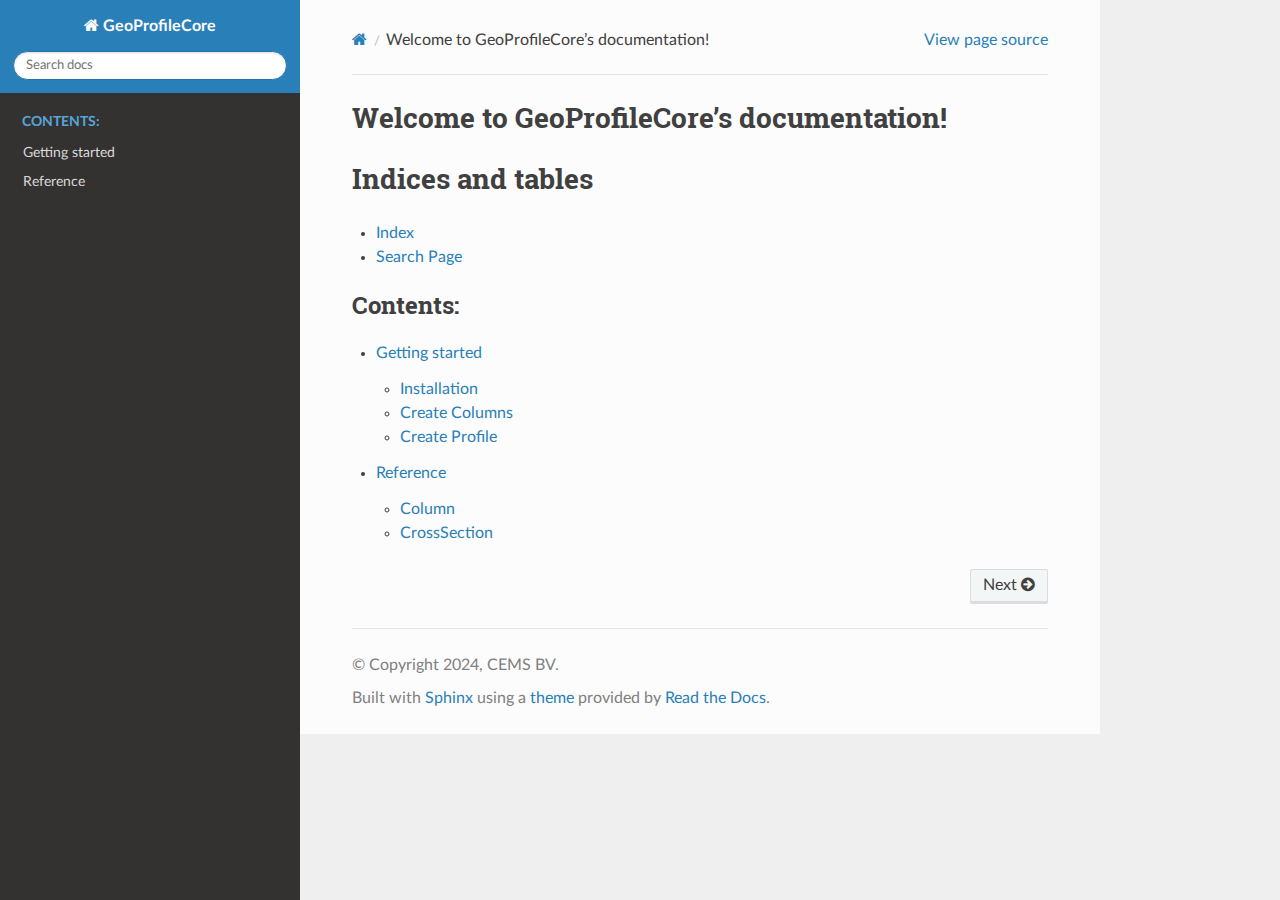
<file: index.html>
<!DOCTYPE html>
<html class="writer-html5" lang="en" >
<head>
  <meta charset="utf-8" /><meta name="generator" content="Docutils 0.18.1: http://docutils.sourceforge.net/" />

  <meta name="viewport" content="width=device-width, initial-scale=1.0" />
  <title>Welcome to GeoProfileCore’s documentation! &mdash; GeoProfileCore 0.1.0 documentation</title>
      <link rel="stylesheet" href="_static/pygments.css" type="text/css" />
      <link rel="stylesheet" href="_static/css/theme.css" type="text/css" />
      <link rel="stylesheet" href="_static/css/index.css" type="text/css" />
  <!--[if lt IE 9]>
    <script src="_static/js/html5shiv.min.js"></script>
  <![endif]-->
  
        <script data-url_root="./" id="documentation_options" src="_static/documentation_options.js"></script>
        <script src="_static/doctools.js"></script>
        <script src="_static/sphinx_highlight.js"></script>
    <script src="_static/js/theme.js"></script>
    <link rel="index" title="Index" href="genindex.html" />
    <link rel="search" title="Search" href="search.html" />
    <link rel="next" title="Getting started" href="tree/getting_started.html" /> 
</head>

<body class="wy-body-for-nav"> 
  <div class="wy-grid-for-nav">
    <nav data-toggle="wy-nav-shift" class="wy-nav-side">
      <div class="wy-side-scroll">
        <div class="wy-side-nav-search" >

          
          
          <a href="#" class="icon icon-home">
            GeoProfileCore
          </a>
<div role="search">
  <form id="rtd-search-form" class="wy-form" action="search.html" method="get">
    <input type="text" name="q" placeholder="Search docs" aria-label="Search docs" />
    <input type="hidden" name="check_keywords" value="yes" />
    <input type="hidden" name="area" value="default" />
  </form>
</div>
        </div><div class="wy-menu wy-menu-vertical" data-spy="affix" role="navigation" aria-label="Navigation menu">
              <p class="caption" role="heading"><span class="caption-text">Contents:</span></p>
<ul>
<li class="toctree-l1"><a class="reference internal" href="tree/getting_started.html">Getting started</a></li>
<li class="toctree-l1"><a class="reference internal" href="tree/reference.html">Reference</a></li>
</ul>

        </div>
      </div>
    </nav>

    <section data-toggle="wy-nav-shift" class="wy-nav-content-wrap"><nav class="wy-nav-top" aria-label="Mobile navigation menu" >
          <i data-toggle="wy-nav-top" class="fa fa-bars"></i>
          <a href="#">GeoProfileCore</a>
      </nav>

      <div class="wy-nav-content">
        <div class="rst-content">
          <div role="navigation" aria-label="Page navigation">
  <ul class="wy-breadcrumbs">
      <li><a href="#" class="icon icon-home" aria-label="Home"></a></li>
      <li class="breadcrumb-item active">Welcome to GeoProfileCore’s documentation!</li>
      <li class="wy-breadcrumbs-aside">
            <a href="_sources/index.rst.txt" rel="nofollow"> View page source</a>
      </li>
  </ul>
  <hr/>
</div>
          <div role="main" class="document" itemscope="itemscope" itemtype="http://schema.org/Article">
           <div itemprop="articleBody">
             
  <section id="welcome-to-geoprofilecore-s-documentation">
<h1>Welcome to GeoProfileCore’s documentation!<a class="headerlink" href="#welcome-to-geoprofilecore-s-documentation" title="Permalink to this heading"></a></h1>
</section>
<section id="indices-and-tables">
<h1>Indices and tables<a class="headerlink" href="#indices-and-tables" title="Permalink to this heading"></a></h1>
<ul class="simple">
<li><p><a class="reference internal" href="genindex.html"><span class="std std-ref">Index</span></a></p></li>
<li><p><a class="reference internal" href="search.html"><span class="std std-ref">Search Page</span></a></p></li>
</ul>
<div class="toctree-wrapper compound">
<p class="caption" role="heading"><span class="caption-text">Contents:</span></p>
<ul>
<li class="toctree-l1"><a class="reference internal" href="tree/getting_started.html">Getting started</a><ul>
<li class="toctree-l2"><a class="reference internal" href="tree/getting_started.html#installation">Installation</a></li>
<li class="toctree-l2"><a class="reference internal" href="tree/getting_started.html#create-columns">Create Columns</a></li>
<li class="toctree-l2"><a class="reference internal" href="tree/getting_started.html#create-profile">Create Profile</a></li>
</ul>
</li>
<li class="toctree-l1"><a class="reference internal" href="tree/reference.html">Reference</a><ul>
<li class="toctree-l2"><a class="reference internal" href="tree/reference.html#column">Column</a></li>
<li class="toctree-l2"><a class="reference internal" href="tree/reference.html#crosssection">CrossSection</a></li>
</ul>
</li>
</ul>
</div>
</section>


           </div>
          </div>
          <footer><div class="rst-footer-buttons" role="navigation" aria-label="Footer">
        <a href="tree/getting_started.html" class="btn btn-neutral float-right" title="Getting started" accesskey="n" rel="next">Next <span class="fa fa-arrow-circle-right" aria-hidden="true"></span></a>
    </div>

  <hr/>

  <div role="contentinfo">
    <p>&#169; Copyright 2024, CEMS BV.</p>
  </div>

  Built with <a href="https://www.sphinx-doc.org/">Sphinx</a> using a
    <a href="https://github.com/readthedocs/sphinx_rtd_theme">theme</a>
    provided by <a href="https://readthedocs.org">Read the Docs</a>.
   

</footer>
        </div>
      </div>
    </section>
  </div>
  <script>
      jQuery(function () {
          SphinxRtdTheme.Navigation.enable(true);
      });
  </script> 

</body>
</html>
</file>
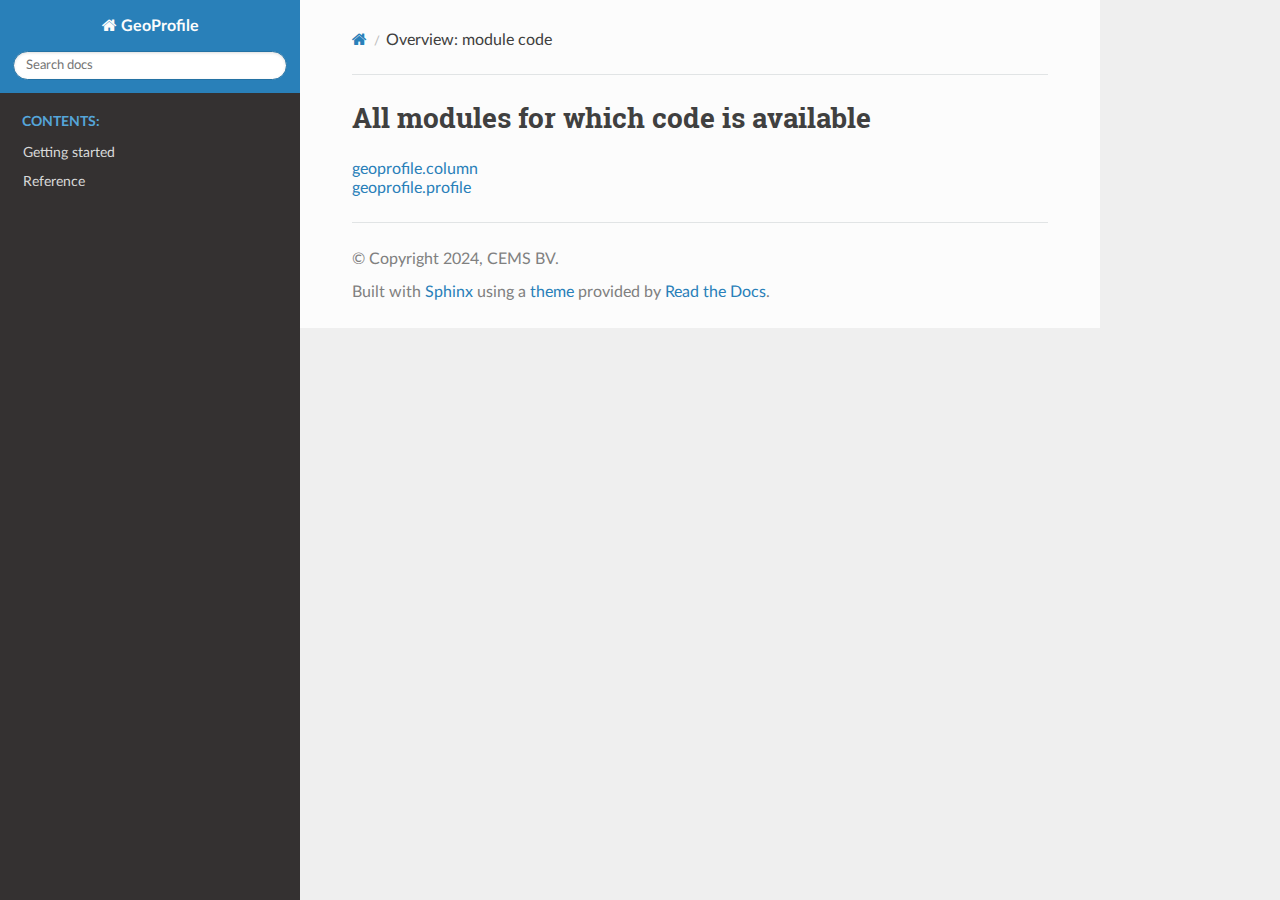
<file: _modules/index.html>
<!DOCTYPE html>
<html class="writer-html5" lang="en" data-content_root="../">
<head>
  <meta charset="utf-8" />
  <meta name="viewport" content="width=device-width, initial-scale=1.0" />
  <title>Overview: module code &mdash; GeoProfile 0.3.0 documentation</title>
      <link rel="stylesheet" type="text/css" href="../_static/pygments.css?v=b86133f3" />
      <link rel="stylesheet" type="text/css" href="../_static/css/theme.css?v=e59714d7" />
      <link rel="stylesheet" type="text/css" href="../_static/css/index.css?v=a925da5d" />

  
      <script src="../_static/jquery.js?v=5d32c60e"></script>
      <script src="../_static/_sphinx_javascript_frameworks_compat.js?v=2cd50e6c"></script>
      <script src="../_static/documentation_options.js?v=e259d695"></script>
      <script src="../_static/doctools.js?v=9bcbadda"></script>
      <script src="../_static/sphinx_highlight.js?v=dc90522c"></script>
    <script src="../_static/js/theme.js"></script>
    <link rel="index" title="Index" href="../genindex.html" />
    <link rel="search" title="Search" href="../search.html" /> 
</head>

<body class="wy-body-for-nav"> 
  <div class="wy-grid-for-nav">
    <nav data-toggle="wy-nav-shift" class="wy-nav-side">
      <div class="wy-side-scroll">
        <div class="wy-side-nav-search" >

          
          
          <a href="../index.html" class="icon icon-home">
            GeoProfile
          </a>
<div role="search">
  <form id="rtd-search-form" class="wy-form" action="../search.html" method="get">
    <input type="text" name="q" placeholder="Search docs" aria-label="Search docs" />
    <input type="hidden" name="check_keywords" value="yes" />
    <input type="hidden" name="area" value="default" />
  </form>
</div>
        </div><div class="wy-menu wy-menu-vertical" data-spy="affix" role="navigation" aria-label="Navigation menu">
              <p class="caption" role="heading"><span class="caption-text">Contents:</span></p>
<ul>
<li class="toctree-l1"><a class="reference internal" href="../tree/getting_started.html">Getting started</a></li>
<li class="toctree-l1"><a class="reference internal" href="../tree/reference.html">Reference</a></li>
</ul>

        </div>
      </div>
    </nav>

    <section data-toggle="wy-nav-shift" class="wy-nav-content-wrap"><nav class="wy-nav-top" aria-label="Mobile navigation menu" >
          <i data-toggle="wy-nav-top" class="fa fa-bars"></i>
          <a href="../index.html">GeoProfile</a>
      </nav>

      <div class="wy-nav-content">
        <div class="rst-content">
          <div role="navigation" aria-label="Page navigation">
  <ul class="wy-breadcrumbs">
      <li><a href="../index.html" class="icon icon-home" aria-label="Home"></a></li>
      <li class="breadcrumb-item active">Overview: module code</li>
      <li class="wy-breadcrumbs-aside">
      </li>
  </ul>
  <hr/>
</div>
          <div role="main" class="document" itemscope="itemscope" itemtype="http://schema.org/Article">
           <div itemprop="articleBody">
             
  <h1>All modules for which code is available</h1>
<ul><li><a href="geoprofile/column.html">geoprofile.column</a></li>
<li><a href="geoprofile/profile.html">geoprofile.profile</a></li>
</ul>

           </div>
          </div>
          <footer>

  <hr/>

  <div role="contentinfo">
    <p>&#169; Copyright 2024, CEMS BV.</p>
  </div>

  Built with <a href="https://www.sphinx-doc.org/">Sphinx</a> using a
    <a href="https://github.com/readthedocs/sphinx_rtd_theme">theme</a>
    provided by <a href="https://readthedocs.org">Read the Docs</a>.
   

</footer>
        </div>
      </div>
    </section>
  </div>
  <script>
      jQuery(function () {
          SphinxRtdTheme.Navigation.enable(true);
      });
  </script> 

</body>
</html>
</file>
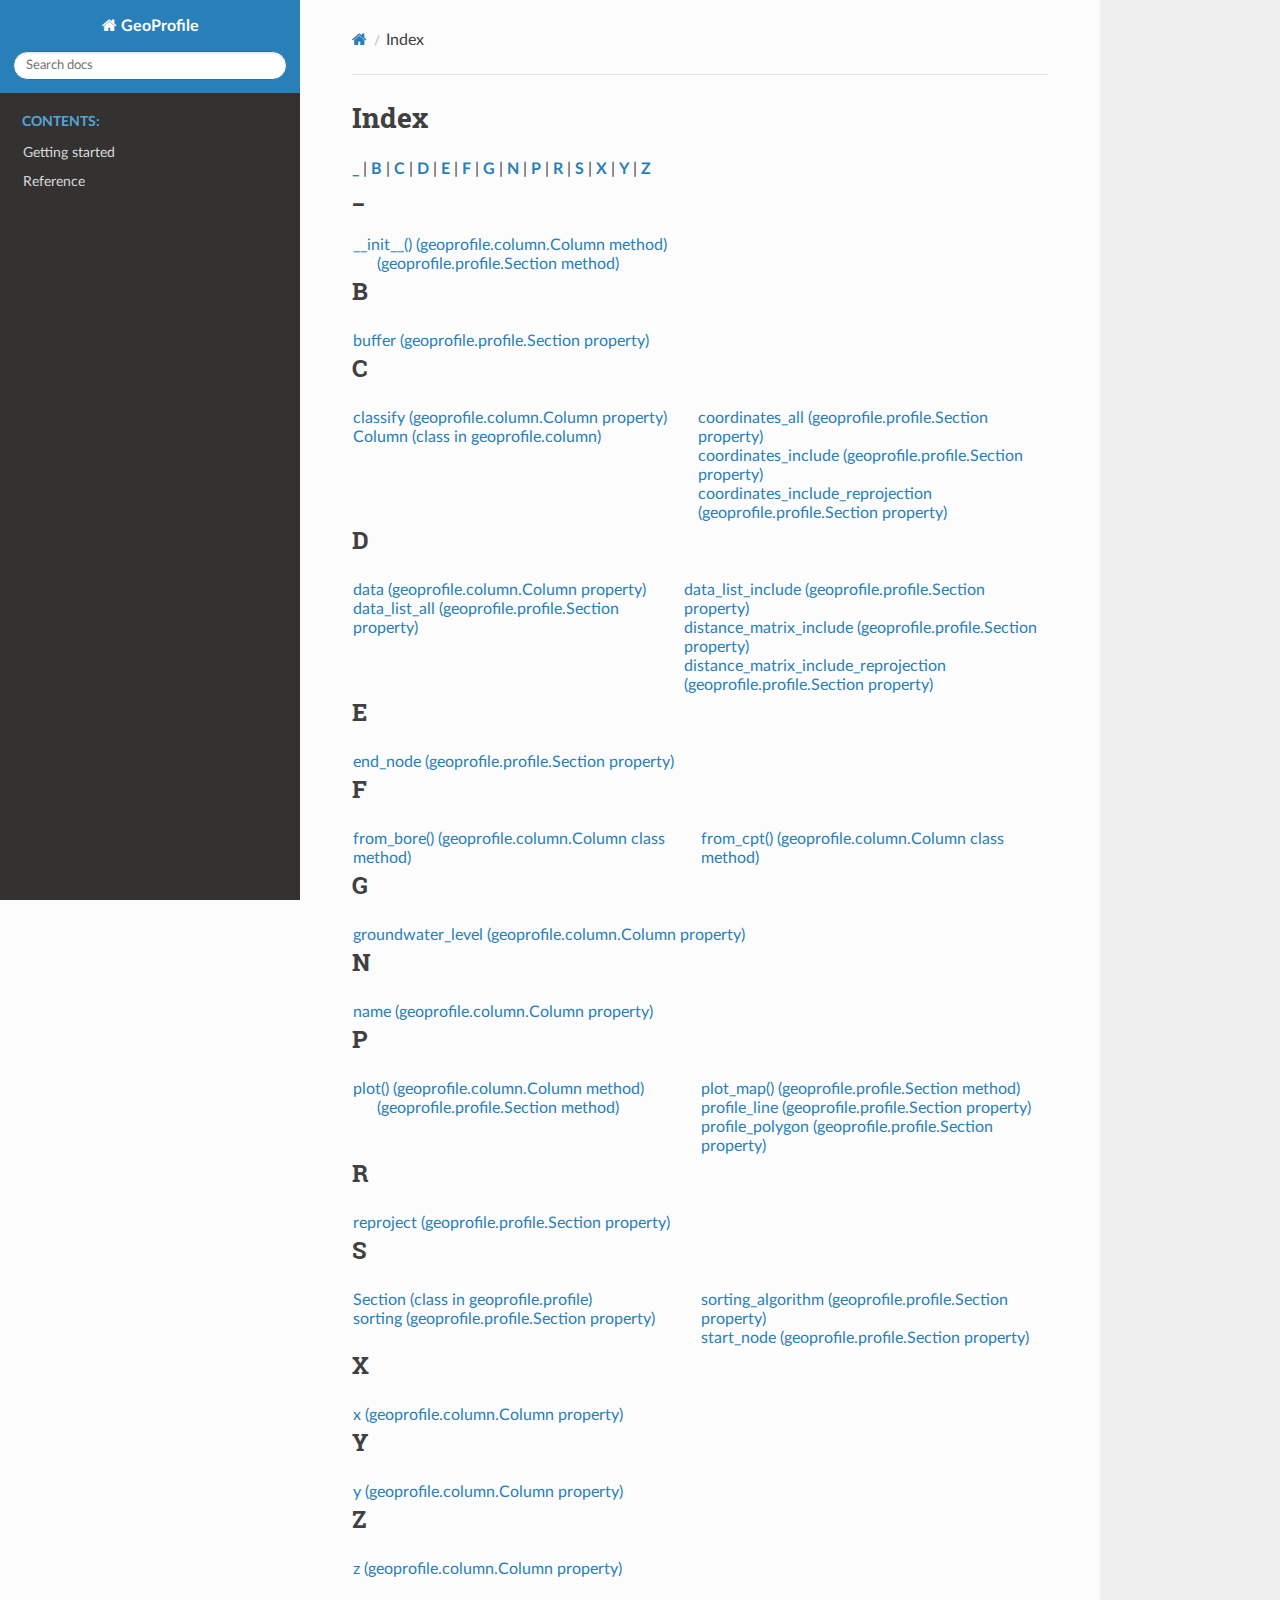
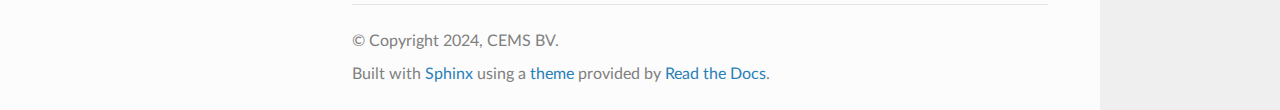
<file: genindex.html>
<!DOCTYPE html>
<html class="writer-html5" lang="en" data-content_root="./">
<head>
  <meta charset="utf-8" />
  <meta name="viewport" content="width=device-width, initial-scale=1.0" />
  <title>Index &mdash; GeoProfile 0.4.0 documentation</title>
      <link rel="stylesheet" type="text/css" href="_static/pygments.css?v=b86133f3" />
      <link rel="stylesheet" type="text/css" href="_static/css/theme.css?v=e59714d7" />
      <link rel="stylesheet" type="text/css" href="_static/css/index.css?v=a925da5d" />

  
      <script src="_static/jquery.js?v=5d32c60e"></script>
      <script src="_static/_sphinx_javascript_frameworks_compat.js?v=2cd50e6c"></script>
      <script src="_static/documentation_options.js?v=6c02275b"></script>
      <script src="_static/doctools.js?v=9bcbadda"></script>
      <script src="_static/sphinx_highlight.js?v=dc90522c"></script>
    <script src="_static/js/theme.js"></script>
    <link rel="index" title="Index" href="#" />
    <link rel="search" title="Search" href="search.html" /> 
</head>

<body class="wy-body-for-nav"> 
  <div class="wy-grid-for-nav">
    <nav data-toggle="wy-nav-shift" class="wy-nav-side">
      <div class="wy-side-scroll">
        <div class="wy-side-nav-search" >

          
          
          <a href="index.html" class="icon icon-home">
            GeoProfile
          </a>
<div role="search">
  <form id="rtd-search-form" class="wy-form" action="search.html" method="get">
    <input type="text" name="q" placeholder="Search docs" aria-label="Search docs" />
    <input type="hidden" name="check_keywords" value="yes" />
    <input type="hidden" name="area" value="default" />
  </form>
</div>
        </div><div class="wy-menu wy-menu-vertical" data-spy="affix" role="navigation" aria-label="Navigation menu">
              <p class="caption" role="heading"><span class="caption-text">Contents:</span></p>
<ul>
<li class="toctree-l1"><a class="reference internal" href="tree/getting_started.html">Getting started</a></li>
<li class="toctree-l1"><a class="reference internal" href="tree/reference.html">Reference</a></li>
</ul>

        </div>
      </div>
    </nav>

    <section data-toggle="wy-nav-shift" class="wy-nav-content-wrap"><nav class="wy-nav-top" aria-label="Mobile navigation menu" >
          <i data-toggle="wy-nav-top" class="fa fa-bars"></i>
          <a href="index.html">GeoProfile</a>
      </nav>

      <div class="wy-nav-content">
        <div class="rst-content">
          <div role="navigation" aria-label="Page navigation">
  <ul class="wy-breadcrumbs">
      <li><a href="index.html" class="icon icon-home" aria-label="Home"></a></li>
      <li class="breadcrumb-item active">Index</li>
      <li class="wy-breadcrumbs-aside">
      </li>
  </ul>
  <hr/>
</div>
          <div role="main" class="document" itemscope="itemscope" itemtype="http://schema.org/Article">
           <div itemprop="articleBody">
             

<h1 id="index">Index</h1>

<div class="genindex-jumpbox">
 <a href="#_"><strong>_</strong></a>
 | <a href="#B"><strong>B</strong></a>
 | <a href="#C"><strong>C</strong></a>
 | <a href="#D"><strong>D</strong></a>
 | <a href="#E"><strong>E</strong></a>
 | <a href="#F"><strong>F</strong></a>
 | <a href="#G"><strong>G</strong></a>
 | <a href="#N"><strong>N</strong></a>
 | <a href="#P"><strong>P</strong></a>
 | <a href="#R"><strong>R</strong></a>
 | <a href="#S"><strong>S</strong></a>
 | <a href="#X"><strong>X</strong></a>
 | <a href="#Y"><strong>Y</strong></a>
 | <a href="#Z"><strong>Z</strong></a>
 
</div>
<h2 id="_">_</h2>
<table style="width: 100%" class="indextable genindextable"><tr>
  <td style="width: 33%; vertical-align: top;"><ul>
      <li><a href="tree/reference.html#geoprofile.column.Column.__init__">__init__() (geoprofile.column.Column method)</a>

      <ul>
        <li><a href="tree/reference.html#geoprofile.profile.Section.__init__">(geoprofile.profile.Section method)</a>
</li>
      </ul></li>
  </ul></td>
</tr></table>

<h2 id="B">B</h2>
<table style="width: 100%" class="indextable genindextable"><tr>
  <td style="width: 33%; vertical-align: top;"><ul>
      <li><a href="tree/reference.html#geoprofile.profile.Section.buffer">buffer (geoprofile.profile.Section property)</a>
</li>
  </ul></td>
</tr></table>

<h2 id="C">C</h2>
<table style="width: 100%" class="indextable genindextable"><tr>
  <td style="width: 33%; vertical-align: top;"><ul>
      <li><a href="tree/reference.html#geoprofile.column.Column.classify">classify (geoprofile.column.Column property)</a>
</li>
      <li><a href="tree/reference.html#geoprofile.column.Column">Column (class in geoprofile.column)</a>
</li>
  </ul></td>
  <td style="width: 33%; vertical-align: top;"><ul>
      <li><a href="tree/reference.html#geoprofile.profile.Section.coordinates_all">coordinates_all (geoprofile.profile.Section property)</a>
</li>
      <li><a href="tree/reference.html#geoprofile.profile.Section.coordinates_include">coordinates_include (geoprofile.profile.Section property)</a>
</li>
      <li><a href="tree/reference.html#geoprofile.profile.Section.coordinates_include_reprojection">coordinates_include_reprojection (geoprofile.profile.Section property)</a>
</li>
  </ul></td>
</tr></table>

<h2 id="D">D</h2>
<table style="width: 100%" class="indextable genindextable"><tr>
  <td style="width: 33%; vertical-align: top;"><ul>
      <li><a href="tree/reference.html#geoprofile.column.Column.data">data (geoprofile.column.Column property)</a>
</li>
      <li><a href="tree/reference.html#geoprofile.profile.Section.data_list_all">data_list_all (geoprofile.profile.Section property)</a>
</li>
  </ul></td>
  <td style="width: 33%; vertical-align: top;"><ul>
      <li><a href="tree/reference.html#geoprofile.profile.Section.data_list_include">data_list_include (geoprofile.profile.Section property)</a>
</li>
      <li><a href="tree/reference.html#geoprofile.profile.Section.distance_matrix_include">distance_matrix_include (geoprofile.profile.Section property)</a>
</li>
      <li><a href="tree/reference.html#geoprofile.profile.Section.distance_matrix_include_reprojection">distance_matrix_include_reprojection (geoprofile.profile.Section property)</a>
</li>
  </ul></td>
</tr></table>

<h2 id="E">E</h2>
<table style="width: 100%" class="indextable genindextable"><tr>
  <td style="width: 33%; vertical-align: top;"><ul>
      <li><a href="tree/reference.html#geoprofile.profile.Section.end_node">end_node (geoprofile.profile.Section property)</a>
</li>
  </ul></td>
</tr></table>

<h2 id="F">F</h2>
<table style="width: 100%" class="indextable genindextable"><tr>
  <td style="width: 33%; vertical-align: top;"><ul>
      <li><a href="tree/reference.html#geoprofile.column.Column.from_bore">from_bore() (geoprofile.column.Column class method)</a>
</li>
  </ul></td>
  <td style="width: 33%; vertical-align: top;"><ul>
      <li><a href="tree/reference.html#geoprofile.column.Column.from_cpt">from_cpt() (geoprofile.column.Column class method)</a>
</li>
  </ul></td>
</tr></table>

<h2 id="G">G</h2>
<table style="width: 100%" class="indextable genindextable"><tr>
  <td style="width: 33%; vertical-align: top;"><ul>
      <li><a href="tree/reference.html#geoprofile.column.Column.groundwater_level">groundwater_level (geoprofile.column.Column property)</a>
</li>
  </ul></td>
</tr></table>

<h2 id="N">N</h2>
<table style="width: 100%" class="indextable genindextable"><tr>
  <td style="width: 33%; vertical-align: top;"><ul>
      <li><a href="tree/reference.html#geoprofile.column.Column.name">name (geoprofile.column.Column property)</a>
</li>
  </ul></td>
</tr></table>

<h2 id="P">P</h2>
<table style="width: 100%" class="indextable genindextable"><tr>
  <td style="width: 33%; vertical-align: top;"><ul>
      <li><a href="tree/reference.html#geoprofile.column.Column.plot">plot() (geoprofile.column.Column method)</a>

      <ul>
        <li><a href="tree/reference.html#geoprofile.profile.Section.plot">(geoprofile.profile.Section method)</a>
</li>
      </ul></li>
  </ul></td>
  <td style="width: 33%; vertical-align: top;"><ul>
      <li><a href="tree/reference.html#geoprofile.profile.Section.plot_map">plot_map() (geoprofile.profile.Section method)</a>
</li>
      <li><a href="tree/reference.html#geoprofile.profile.Section.profile_line">profile_line (geoprofile.profile.Section property)</a>
</li>
      <li><a href="tree/reference.html#geoprofile.profile.Section.profile_polygon">profile_polygon (geoprofile.profile.Section property)</a>
</li>
  </ul></td>
</tr></table>

<h2 id="R">R</h2>
<table style="width: 100%" class="indextable genindextable"><tr>
  <td style="width: 33%; vertical-align: top;"><ul>
      <li><a href="tree/reference.html#geoprofile.profile.Section.reproject">reproject (geoprofile.profile.Section property)</a>
</li>
  </ul></td>
</tr></table>

<h2 id="S">S</h2>
<table style="width: 100%" class="indextable genindextable"><tr>
  <td style="width: 33%; vertical-align: top;"><ul>
      <li><a href="tree/reference.html#geoprofile.profile.Section">Section (class in geoprofile.profile)</a>
</li>
      <li><a href="tree/reference.html#geoprofile.profile.Section.sorting">sorting (geoprofile.profile.Section property)</a>
</li>
  </ul></td>
  <td style="width: 33%; vertical-align: top;"><ul>
      <li><a href="tree/reference.html#geoprofile.profile.Section.sorting_algorithm">sorting_algorithm (geoprofile.profile.Section property)</a>
</li>
      <li><a href="tree/reference.html#geoprofile.profile.Section.start_node">start_node (geoprofile.profile.Section property)</a>
</li>
  </ul></td>
</tr></table>

<h2 id="X">X</h2>
<table style="width: 100%" class="indextable genindextable"><tr>
  <td style="width: 33%; vertical-align: top;"><ul>
      <li><a href="tree/reference.html#geoprofile.column.Column.x">x (geoprofile.column.Column property)</a>
</li>
  </ul></td>
</tr></table>

<h2 id="Y">Y</h2>
<table style="width: 100%" class="indextable genindextable"><tr>
  <td style="width: 33%; vertical-align: top;"><ul>
      <li><a href="tree/reference.html#geoprofile.column.Column.y">y (geoprofile.column.Column property)</a>
</li>
  </ul></td>
</tr></table>

<h2 id="Z">Z</h2>
<table style="width: 100%" class="indextable genindextable"><tr>
  <td style="width: 33%; vertical-align: top;"><ul>
      <li><a href="tree/reference.html#geoprofile.column.Column.z">z (geoprofile.column.Column property)</a>
</li>
  </ul></td>
</tr></table>



           </div>
          </div>
          <footer>

  <hr/>

  <div role="contentinfo">
    <p>&#169; Copyright 2024, CEMS BV.</p>
  </div>

  Built with <a href="https://www.sphinx-doc.org/">Sphinx</a> using a
    <a href="https://github.com/readthedocs/sphinx_rtd_theme">theme</a>
    provided by <a href="https://readthedocs.org">Read the Docs</a>.
   

</footer>
        </div>
      </div>
    </section>
  </div>
  <script>
      jQuery(function () {
          SphinxRtdTheme.Navigation.enable(true);
      });
  </script> 

</body>
</html>
</file>
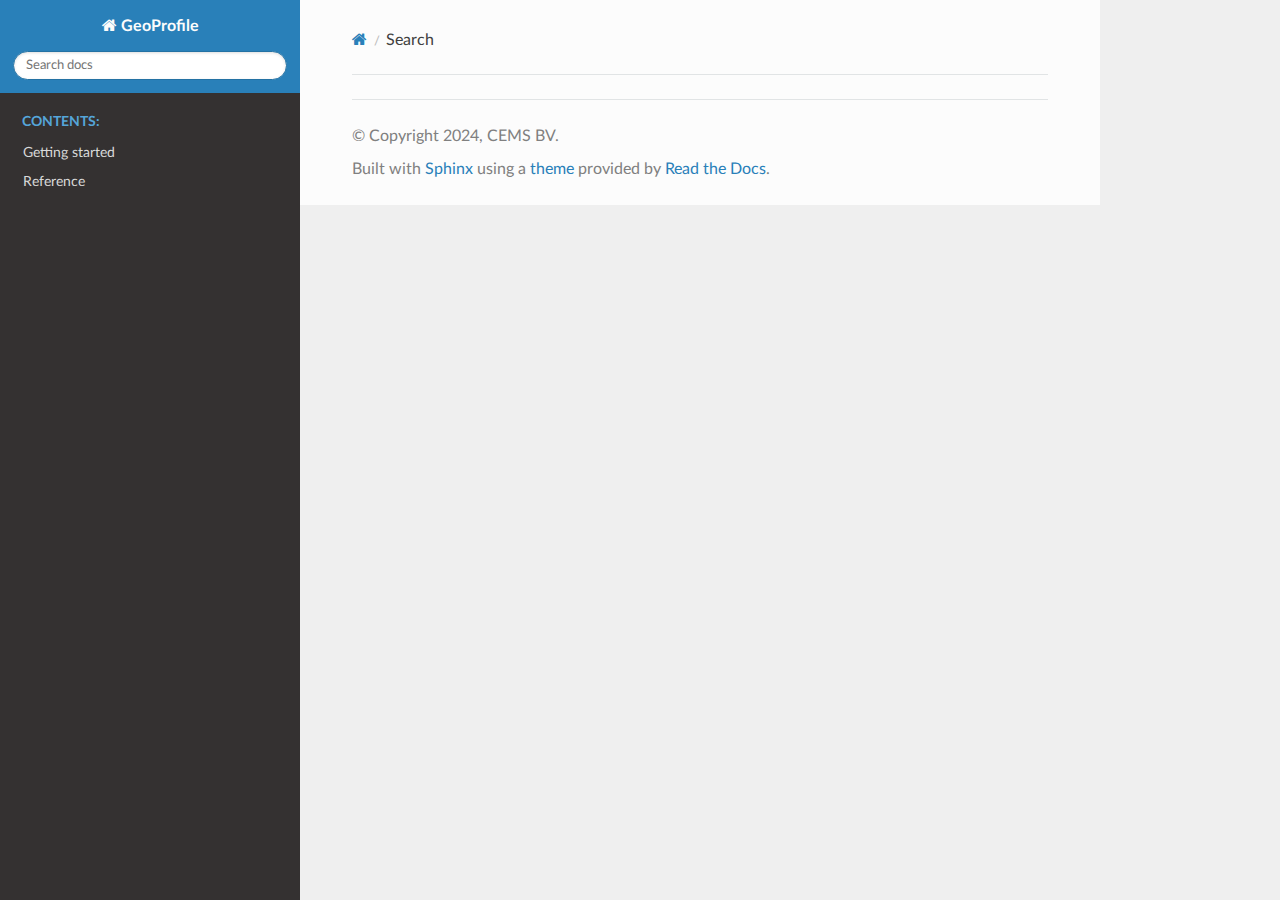
<file: search.html>
<!DOCTYPE html>
<html class="writer-html5" lang="en" data-content_root="./">
<head>
  <meta charset="utf-8" />
  <meta name="viewport" content="width=device-width, initial-scale=1.0" />
  <title>Search &mdash; GeoProfile 0.2.0 documentation</title>
      <link rel="stylesheet" type="text/css" href="_static/pygments.css?v=b86133f3" />
      <link rel="stylesheet" type="text/css" href="_static/css/theme.css?v=e59714d7" />
      <link rel="stylesheet" type="text/css" href="_static/css/index.css?v=a925da5d" />

  
    
      <script src="_static/jquery.js?v=5d32c60e"></script>
      <script src="_static/_sphinx_javascript_frameworks_compat.js?v=2cd50e6c"></script>
      <script src="_static/documentation_options.js?v=938c9ccc"></script>
      <script src="_static/doctools.js?v=9bcbadda"></script>
      <script src="_static/sphinx_highlight.js?v=dc90522c"></script>
    <script src="_static/js/theme.js"></script>
    <script src="_static/searchtools.js"></script>
    <script src="_static/language_data.js"></script>
    <link rel="index" title="Index" href="genindex.html" />
    <link rel="search" title="Search" href="#" /> 
</head>

<body class="wy-body-for-nav"> 
  <div class="wy-grid-for-nav">
    <nav data-toggle="wy-nav-shift" class="wy-nav-side">
      <div class="wy-side-scroll">
        <div class="wy-side-nav-search" >

          
          
          <a href="index.html" class="icon icon-home">
            GeoProfile
          </a>
<div role="search">
  <form id="rtd-search-form" class="wy-form" action="#" method="get">
    <input type="text" name="q" placeholder="Search docs" aria-label="Search docs" />
    <input type="hidden" name="check_keywords" value="yes" />
    <input type="hidden" name="area" value="default" />
  </form>
</div>
        </div><div class="wy-menu wy-menu-vertical" data-spy="affix" role="navigation" aria-label="Navigation menu">
              <p class="caption" role="heading"><span class="caption-text">Contents:</span></p>
<ul>
<li class="toctree-l1"><a class="reference internal" href="tree/getting_started.html">Getting started</a></li>
<li class="toctree-l1"><a class="reference internal" href="tree/reference.html">Reference</a></li>
</ul>

        </div>
      </div>
    </nav>

    <section data-toggle="wy-nav-shift" class="wy-nav-content-wrap"><nav class="wy-nav-top" aria-label="Mobile navigation menu" >
          <i data-toggle="wy-nav-top" class="fa fa-bars"></i>
          <a href="index.html">GeoProfile</a>
      </nav>

      <div class="wy-nav-content">
        <div class="rst-content">
          <div role="navigation" aria-label="Page navigation">
  <ul class="wy-breadcrumbs">
      <li><a href="index.html" class="icon icon-home" aria-label="Home"></a></li>
      <li class="breadcrumb-item active">Search</li>
      <li class="wy-breadcrumbs-aside">
      </li>
  </ul>
  <hr/>
</div>
          <div role="main" class="document" itemscope="itemscope" itemtype="http://schema.org/Article">
           <div itemprop="articleBody">
             
  <noscript>
  <div id="fallback" class="admonition warning">
    <p class="last">
      Please activate JavaScript to enable the search functionality.
    </p>
  </div>
  </noscript>

  
  <div id="search-results">
  
  </div>

           </div>
          </div>
          <footer>

  <hr/>

  <div role="contentinfo">
    <p>&#169; Copyright 2024, CEMS BV.</p>
  </div>

  Built with <a href="https://www.sphinx-doc.org/">Sphinx</a> using a
    <a href="https://github.com/readthedocs/sphinx_rtd_theme">theme</a>
    provided by <a href="https://readthedocs.org">Read the Docs</a>.
   

</footer>
        </div>
      </div>
    </section>
  </div>
  <script>
      jQuery(function () {
          SphinxRtdTheme.Navigation.enable(true);
      });
  </script>
  <script>
    jQuery(function() { Search.loadIndex("searchindex.js"); });
  </script>
  
  <script id="searchindexloader"></script>
   


</body>
</html>
</file>
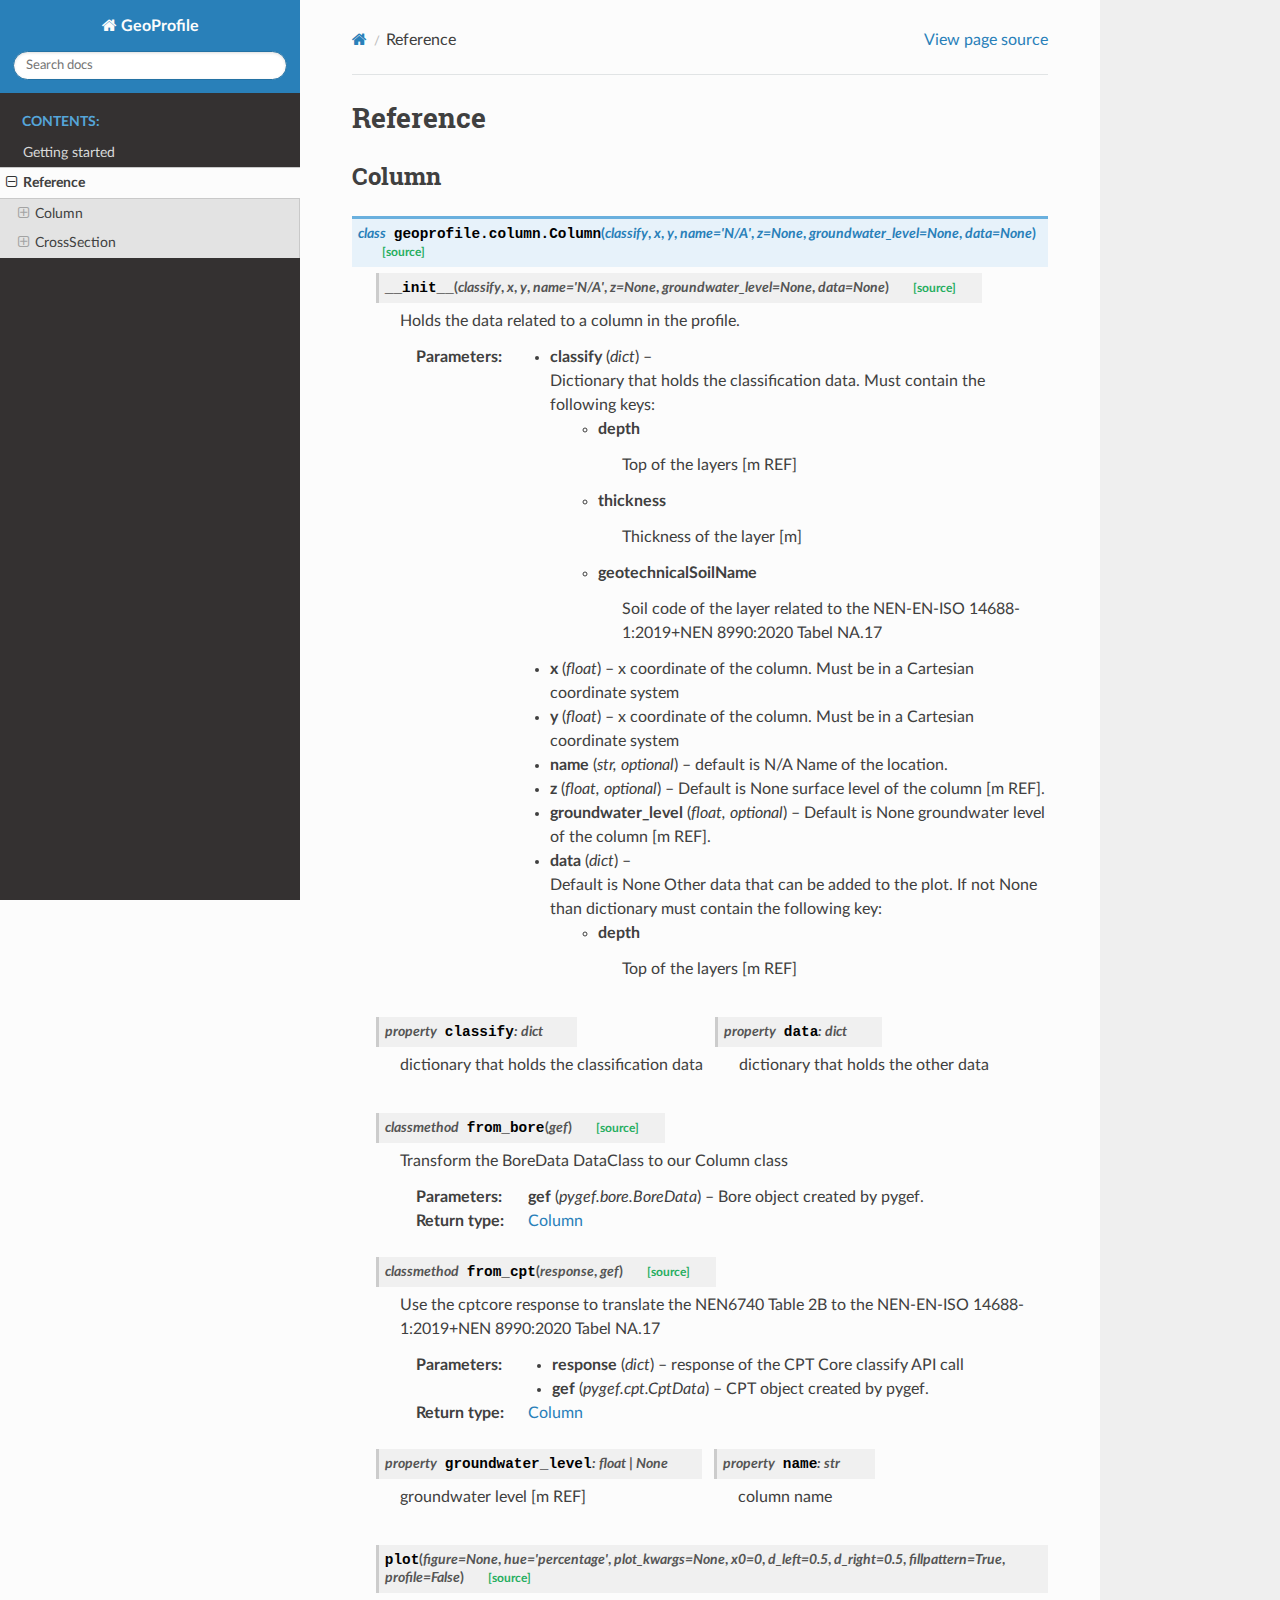
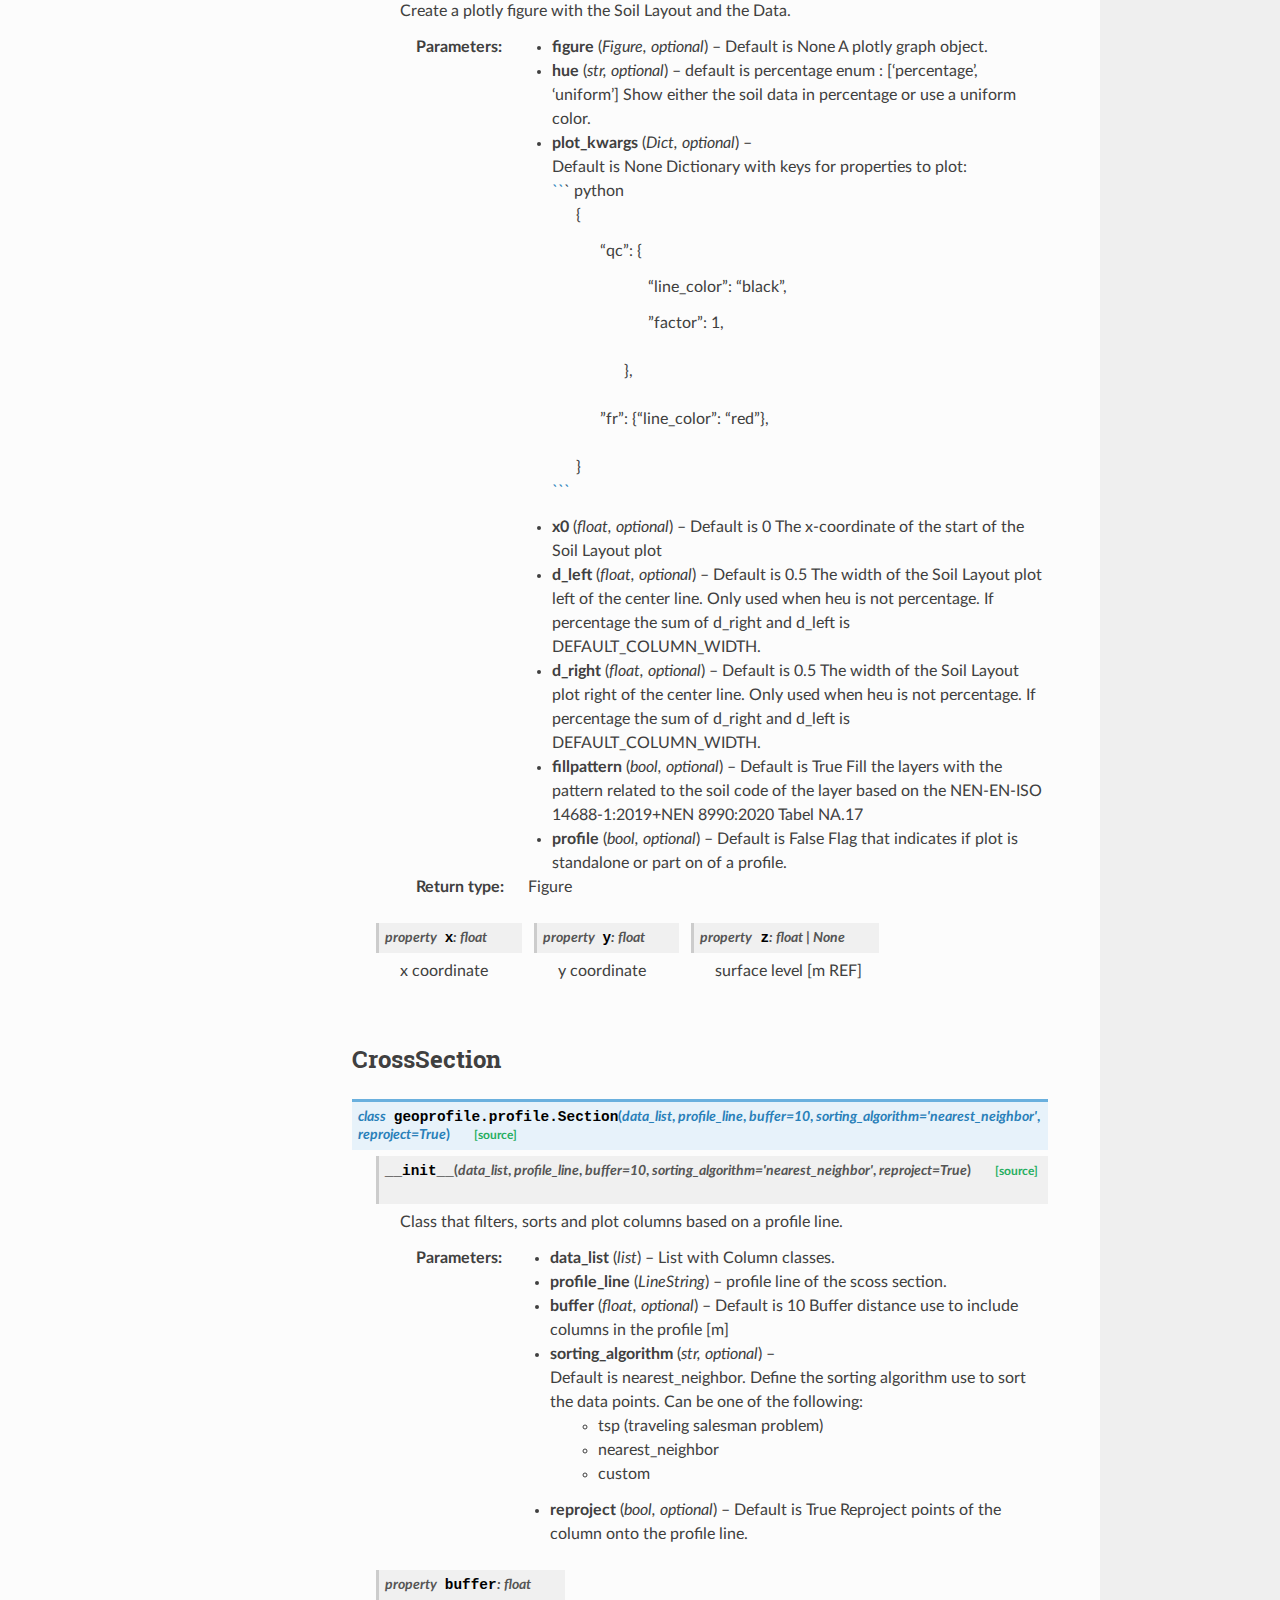
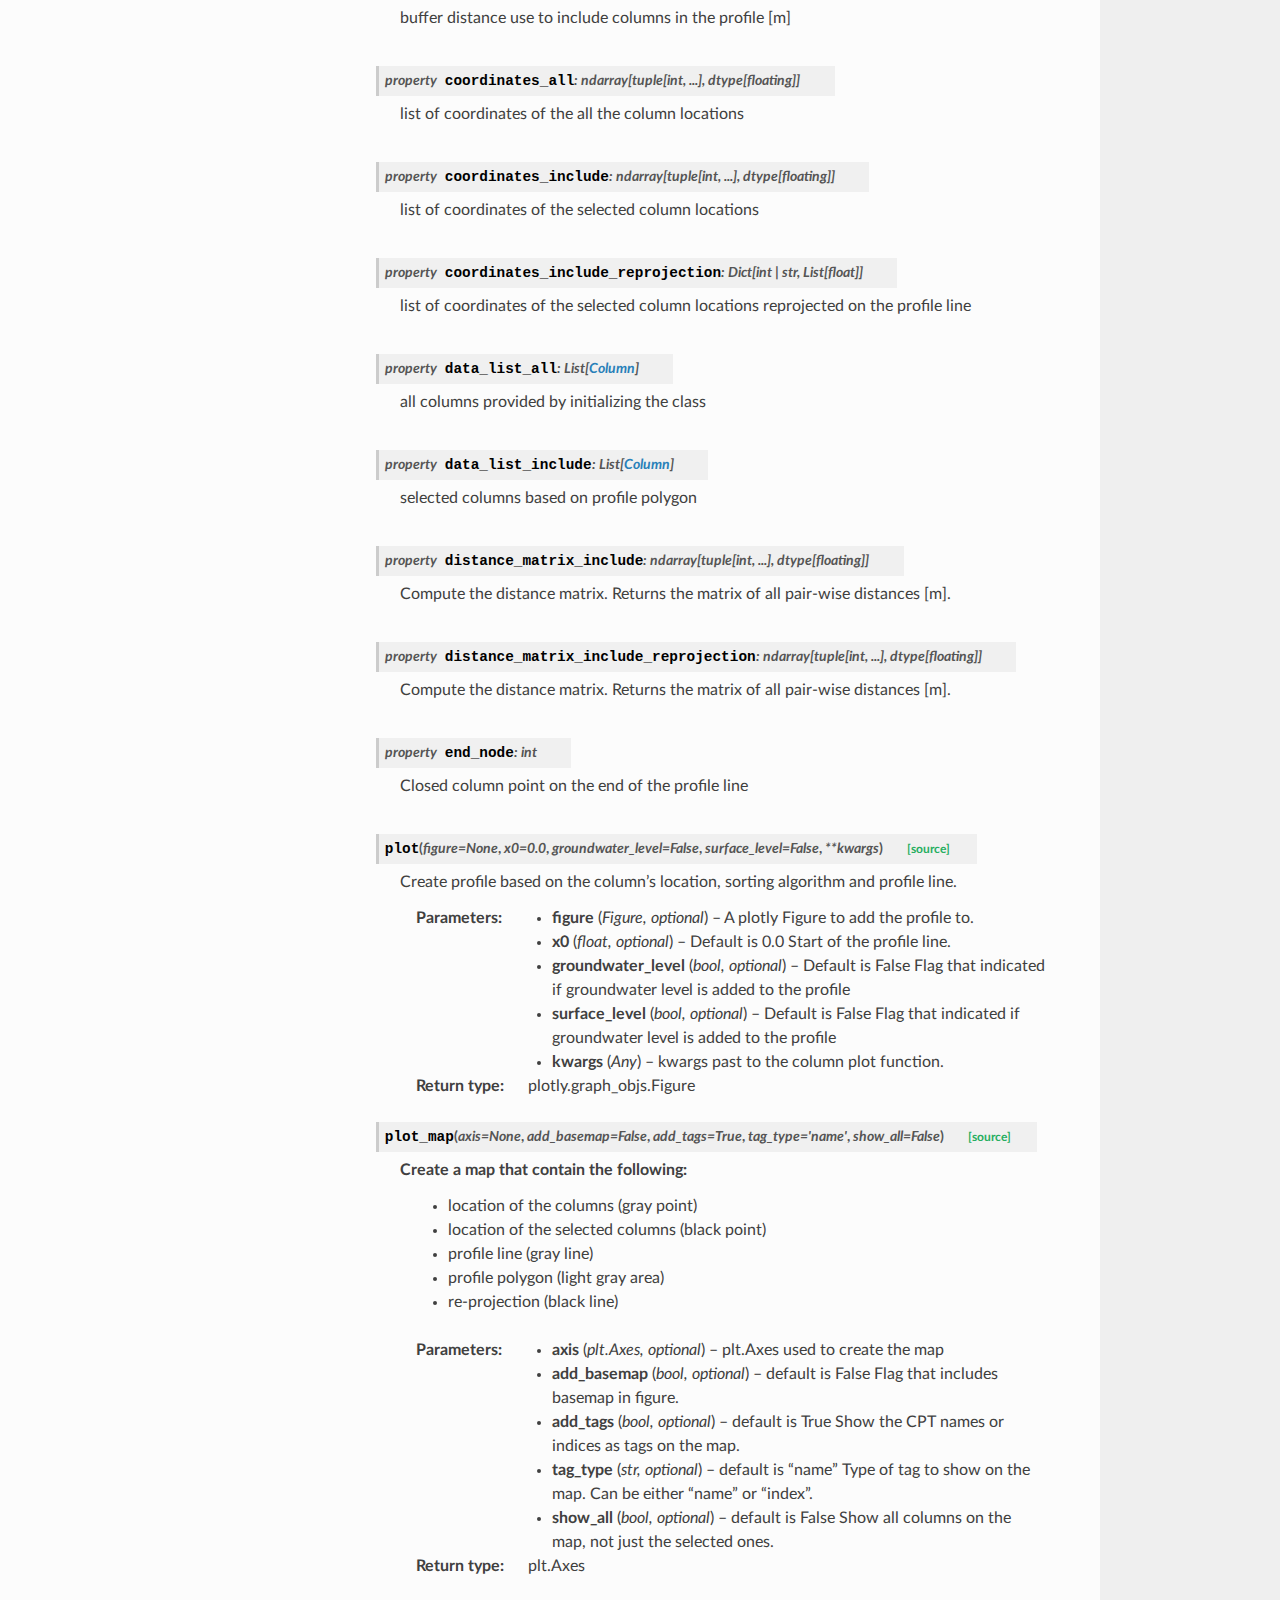
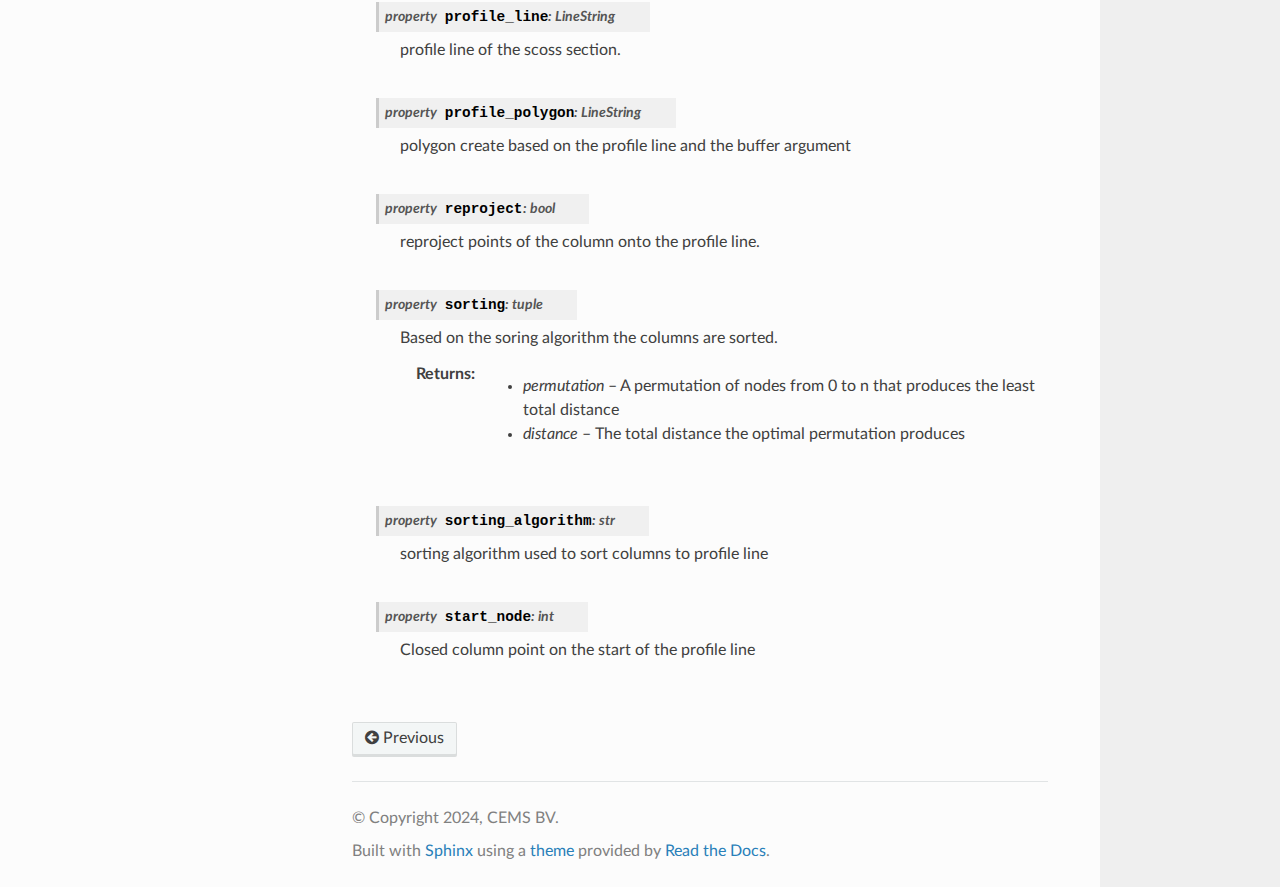
<file: tree/reference.html>
<!DOCTYPE html>
<html class="writer-html5" lang="en" data-content_root="../">
<head>
  <meta charset="utf-8" /><meta name="viewport" content="width=device-width, initial-scale=1" />

  <meta name="viewport" content="width=device-width, initial-scale=1.0" />
  <title>Reference &mdash; GeoProfile 0.2.0 documentation</title>
      <link rel="stylesheet" type="text/css" href="../_static/pygments.css?v=b86133f3" />
      <link rel="stylesheet" type="text/css" href="../_static/css/theme.css?v=e59714d7" />
      <link rel="stylesheet" type="text/css" href="../_static/css/index.css?v=a925da5d" />

  
      <script src="../_static/jquery.js?v=5d32c60e"></script>
      <script src="../_static/_sphinx_javascript_frameworks_compat.js?v=2cd50e6c"></script>
      <script src="../_static/documentation_options.js?v=938c9ccc"></script>
      <script src="../_static/doctools.js?v=9bcbadda"></script>
      <script src="../_static/sphinx_highlight.js?v=dc90522c"></script>
    <script src="../_static/js/theme.js"></script>
    <link rel="index" title="Index" href="../genindex.html" />
    <link rel="search" title="Search" href="../search.html" />
    <link rel="prev" title="Getting started" href="getting_started.html" /> 
</head>

<body class="wy-body-for-nav"> 
  <div class="wy-grid-for-nav">
    <nav data-toggle="wy-nav-shift" class="wy-nav-side">
      <div class="wy-side-scroll">
        <div class="wy-side-nav-search" >

          
          
          <a href="../index.html" class="icon icon-home">
            GeoProfile
          </a>
<div role="search">
  <form id="rtd-search-form" class="wy-form" action="../search.html" method="get">
    <input type="text" name="q" placeholder="Search docs" aria-label="Search docs" />
    <input type="hidden" name="check_keywords" value="yes" />
    <input type="hidden" name="area" value="default" />
  </form>
</div>
        </div><div class="wy-menu wy-menu-vertical" data-spy="affix" role="navigation" aria-label="Navigation menu">
              <p class="caption" role="heading"><span class="caption-text">Contents:</span></p>
<ul class="current">
<li class="toctree-l1"><a class="reference internal" href="getting_started.html">Getting started</a></li>
<li class="toctree-l1 current"><a class="current reference internal" href="#">Reference</a><ul>
<li class="toctree-l2"><a class="reference internal" href="#column">Column</a><ul>
<li class="toctree-l3"><a class="reference internal" href="#geoprofile.column.Column"><code class="docutils literal notranslate"><span class="pre">Column</span></code></a><ul>
<li class="toctree-l4"><a class="reference internal" href="#geoprofile.column.Column.__init__"><code class="docutils literal notranslate"><span class="pre">Column.__init__()</span></code></a></li>
<li class="toctree-l4"><a class="reference internal" href="#geoprofile.column.Column.classify"><code class="docutils literal notranslate"><span class="pre">Column.classify</span></code></a></li>
<li class="toctree-l4"><a class="reference internal" href="#geoprofile.column.Column.data"><code class="docutils literal notranslate"><span class="pre">Column.data</span></code></a></li>
<li class="toctree-l4"><a class="reference internal" href="#geoprofile.column.Column.from_bore"><code class="docutils literal notranslate"><span class="pre">Column.from_bore()</span></code></a></li>
<li class="toctree-l4"><a class="reference internal" href="#geoprofile.column.Column.from_cpt"><code class="docutils literal notranslate"><span class="pre">Column.from_cpt()</span></code></a></li>
<li class="toctree-l4"><a class="reference internal" href="#geoprofile.column.Column.groundwater_level"><code class="docutils literal notranslate"><span class="pre">Column.groundwater_level</span></code></a></li>
<li class="toctree-l4"><a class="reference internal" href="#geoprofile.column.Column.name"><code class="docutils literal notranslate"><span class="pre">Column.name</span></code></a></li>
<li class="toctree-l4"><a class="reference internal" href="#geoprofile.column.Column.plot"><code class="docutils literal notranslate"><span class="pre">Column.plot()</span></code></a></li>
<li class="toctree-l4"><a class="reference internal" href="#geoprofile.column.Column.x"><code class="docutils literal notranslate"><span class="pre">Column.x</span></code></a></li>
<li class="toctree-l4"><a class="reference internal" href="#geoprofile.column.Column.y"><code class="docutils literal notranslate"><span class="pre">Column.y</span></code></a></li>
<li class="toctree-l4"><a class="reference internal" href="#geoprofile.column.Column.z"><code class="docutils literal notranslate"><span class="pre">Column.z</span></code></a></li>
</ul>
</li>
</ul>
</li>
<li class="toctree-l2"><a class="reference internal" href="#crosssection">CrossSection</a><ul>
<li class="toctree-l3"><a class="reference internal" href="#geoprofile.profile.Section"><code class="docutils literal notranslate"><span class="pre">Section</span></code></a><ul>
<li class="toctree-l4"><a class="reference internal" href="#geoprofile.profile.Section.__init__"><code class="docutils literal notranslate"><span class="pre">Section.__init__()</span></code></a></li>
<li class="toctree-l4"><a class="reference internal" href="#geoprofile.profile.Section.buffer"><code class="docutils literal notranslate"><span class="pre">Section.buffer</span></code></a></li>
<li class="toctree-l4"><a class="reference internal" href="#geoprofile.profile.Section.coordinates_all"><code class="docutils literal notranslate"><span class="pre">Section.coordinates_all</span></code></a></li>
<li class="toctree-l4"><a class="reference internal" href="#geoprofile.profile.Section.coordinates_include"><code class="docutils literal notranslate"><span class="pre">Section.coordinates_include</span></code></a></li>
<li class="toctree-l4"><a class="reference internal" href="#geoprofile.profile.Section.coordinates_include_reprojection"><code class="docutils literal notranslate"><span class="pre">Section.coordinates_include_reprojection</span></code></a></li>
<li class="toctree-l4"><a class="reference internal" href="#geoprofile.profile.Section.data_list_all"><code class="docutils literal notranslate"><span class="pre">Section.data_list_all</span></code></a></li>
<li class="toctree-l4"><a class="reference internal" href="#geoprofile.profile.Section.data_list_include"><code class="docutils literal notranslate"><span class="pre">Section.data_list_include</span></code></a></li>
<li class="toctree-l4"><a class="reference internal" href="#geoprofile.profile.Section.distance_matrix_include"><code class="docutils literal notranslate"><span class="pre">Section.distance_matrix_include</span></code></a></li>
<li class="toctree-l4"><a class="reference internal" href="#geoprofile.profile.Section.distance_matrix_include_reprojection"><code class="docutils literal notranslate"><span class="pre">Section.distance_matrix_include_reprojection</span></code></a></li>
<li class="toctree-l4"><a class="reference internal" href="#geoprofile.profile.Section.end_node"><code class="docutils literal notranslate"><span class="pre">Section.end_node</span></code></a></li>
<li class="toctree-l4"><a class="reference internal" href="#geoprofile.profile.Section.plot"><code class="docutils literal notranslate"><span class="pre">Section.plot()</span></code></a></li>
<li class="toctree-l4"><a class="reference internal" href="#geoprofile.profile.Section.plot_map"><code class="docutils literal notranslate"><span class="pre">Section.plot_map()</span></code></a></li>
<li class="toctree-l4"><a class="reference internal" href="#geoprofile.profile.Section.profile_line"><code class="docutils literal notranslate"><span class="pre">Section.profile_line</span></code></a></li>
<li class="toctree-l4"><a class="reference internal" href="#geoprofile.profile.Section.profile_polygon"><code class="docutils literal notranslate"><span class="pre">Section.profile_polygon</span></code></a></li>
<li class="toctree-l4"><a class="reference internal" href="#geoprofile.profile.Section.reproject"><code class="docutils literal notranslate"><span class="pre">Section.reproject</span></code></a></li>
<li class="toctree-l4"><a class="reference internal" href="#geoprofile.profile.Section.sorting"><code class="docutils literal notranslate"><span class="pre">Section.sorting</span></code></a></li>
<li class="toctree-l4"><a class="reference internal" href="#geoprofile.profile.Section.sorting_algorithm"><code class="docutils literal notranslate"><span class="pre">Section.sorting_algorithm</span></code></a></li>
<li class="toctree-l4"><a class="reference internal" href="#geoprofile.profile.Section.start_node"><code class="docutils literal notranslate"><span class="pre">Section.start_node</span></code></a></li>
</ul>
</li>
</ul>
</li>
</ul>
</li>
</ul>

        </div>
      </div>
    </nav>

    <section data-toggle="wy-nav-shift" class="wy-nav-content-wrap"><nav class="wy-nav-top" aria-label="Mobile navigation menu" >
          <i data-toggle="wy-nav-top" class="fa fa-bars"></i>
          <a href="../index.html">GeoProfile</a>
      </nav>

      <div class="wy-nav-content">
        <div class="rst-content">
          <div role="navigation" aria-label="Page navigation">
  <ul class="wy-breadcrumbs">
      <li><a href="../index.html" class="icon icon-home" aria-label="Home"></a></li>
      <li class="breadcrumb-item active">Reference</li>
      <li class="wy-breadcrumbs-aside">
            <a href="../_sources/tree/reference.rst.txt" rel="nofollow"> View page source</a>
      </li>
  </ul>
  <hr/>
</div>
          <div role="main" class="document" itemscope="itemscope" itemtype="http://schema.org/Article">
           <div itemprop="articleBody">
             
  <section id="reference">
<h1>Reference<a class="headerlink" href="#reference" title="Link to this heading"></a></h1>
<section id="column">
<h2>Column<a class="headerlink" href="#column" title="Link to this heading"></a></h2>
<dl class="py class">
<dt class="sig sig-object py" id="geoprofile.column.Column">
<em class="property"><span class="k"><span class="pre">class</span></span><span class="w"> </span></em><span class="sig-prename descclassname"><span class="pre">geoprofile.column.</span></span><span class="sig-name descname"><span class="pre">Column</span></span><span class="sig-paren">(</span><em class="sig-param"><span class="n"><span class="pre">classify</span></span></em>, <em class="sig-param"><span class="n"><span class="pre">x</span></span></em>, <em class="sig-param"><span class="n"><span class="pre">y</span></span></em>, <em class="sig-param"><span class="n"><span class="pre">name</span></span><span class="o"><span class="pre">=</span></span><span class="default_value"><span class="pre">'N/A'</span></span></em>, <em class="sig-param"><span class="n"><span class="pre">z</span></span><span class="o"><span class="pre">=</span></span><span class="default_value"><span class="pre">None</span></span></em>, <em class="sig-param"><span class="n"><span class="pre">groundwater_level</span></span><span class="o"><span class="pre">=</span></span><span class="default_value"><span class="pre">None</span></span></em>, <em class="sig-param"><span class="n"><span class="pre">data</span></span><span class="o"><span class="pre">=</span></span><span class="default_value"><span class="pre">None</span></span></em><span class="sig-paren">)</span><a class="reference internal" href="../_modules/geoprofile/column.html#Column"><span class="viewcode-link"><span class="pre">[source]</span></span></a><a class="headerlink" href="#geoprofile.column.Column" title="Link to this definition"></a></dt>
<dd><dl class="py method">
<dt class="sig sig-object py" id="geoprofile.column.Column.__init__">
<span class="sig-name descname"><span class="pre">__init__</span></span><span class="sig-paren">(</span><em class="sig-param"><span class="n"><span class="pre">classify</span></span></em>, <em class="sig-param"><span class="n"><span class="pre">x</span></span></em>, <em class="sig-param"><span class="n"><span class="pre">y</span></span></em>, <em class="sig-param"><span class="n"><span class="pre">name</span></span><span class="o"><span class="pre">=</span></span><span class="default_value"><span class="pre">'N/A'</span></span></em>, <em class="sig-param"><span class="n"><span class="pre">z</span></span><span class="o"><span class="pre">=</span></span><span class="default_value"><span class="pre">None</span></span></em>, <em class="sig-param"><span class="n"><span class="pre">groundwater_level</span></span><span class="o"><span class="pre">=</span></span><span class="default_value"><span class="pre">None</span></span></em>, <em class="sig-param"><span class="n"><span class="pre">data</span></span><span class="o"><span class="pre">=</span></span><span class="default_value"><span class="pre">None</span></span></em><span class="sig-paren">)</span><a class="reference internal" href="../_modules/geoprofile/column.html#Column.__init__"><span class="viewcode-link"><span class="pre">[source]</span></span></a><a class="headerlink" href="#geoprofile.column.Column.__init__" title="Link to this definition"></a></dt>
<dd><p>Holds the data related to a column in the profile.</p>
<dl class="field-list simple">
<dt class="field-odd">Parameters<span class="colon">:</span></dt>
<dd class="field-odd"><ul class="simple">
<li><p><strong>classify</strong> (<em>dict</em>) – <p>Dictionary that holds the classification data. Must
contain the following keys:</p>
<blockquote>
<div><ul>
<li><dl class="simple">
<dt>depth</dt><dd><p>Top of the layers [m REF]</p>
</dd>
</dl>
</li>
<li><dl class="simple">
<dt>thickness</dt><dd><p>Thickness of the layer [m]</p>
</dd>
</dl>
</li>
<li><dl class="simple">
<dt>geotechnicalSoilName</dt><dd><p>Soil code of the layer related to the NEN-EN-ISO 14688-1:2019+NEN 8990:2020 Tabel NA.17</p>
</dd>
</dl>
</li>
</ul>
</div></blockquote>
</p></li>
<li><p><strong>x</strong> (<em>float</em>) – x coordinate of the column. Must be in a Cartesian coordinate system</p></li>
<li><p><strong>y</strong> (<em>float</em>) – x coordinate of the column. Must be in a Cartesian coordinate system</p></li>
<li><p><strong>name</strong> (<em>str</em><em>, </em><em>optional</em>) – default is N/A
Name of the location.</p></li>
<li><p><strong>z</strong> (<em>float</em><em>, </em><em>optional</em>) – Default is None
surface level of the column [m REF].</p></li>
<li><p><strong>groundwater_level</strong> (<em>float</em><em>, </em><em>optional</em>) – Default is None
groundwater level of the column [m REF].</p></li>
<li><p><strong>data</strong> (<em>dict</em>) – <p>Default is None
Other data that can be added to the plot. If not None than dictionary
must contain the following key:</p>
<blockquote>
<div><ul>
<li><dl class="simple">
<dt>depth</dt><dd><p>Top of the layers [m REF]</p>
</dd>
</dl>
</li>
</ul>
</div></blockquote>
</p></li>
</ul>
</dd>
</dl>
</dd></dl>

<dl class="py property">
<dt class="sig sig-object py" id="geoprofile.column.Column.classify">
<em class="property"><span class="k"><span class="pre">property</span></span><span class="w"> </span></em><span class="sig-name descname"><span class="pre">classify</span></span><em class="property"><span class="p"><span class="pre">:</span></span><span class="w"> </span><span class="pre">dict</span></em><a class="headerlink" href="#geoprofile.column.Column.classify" title="Link to this definition"></a></dt>
<dd><p>dictionary that holds the classification data</p>
</dd></dl>

<dl class="py property">
<dt class="sig sig-object py" id="geoprofile.column.Column.data">
<em class="property"><span class="k"><span class="pre">property</span></span><span class="w"> </span></em><span class="sig-name descname"><span class="pre">data</span></span><em class="property"><span class="p"><span class="pre">:</span></span><span class="w"> </span><span class="pre">dict</span></em><a class="headerlink" href="#geoprofile.column.Column.data" title="Link to this definition"></a></dt>
<dd><p>dictionary that holds the other data</p>
</dd></dl>

<dl class="py method">
<dt class="sig sig-object py" id="geoprofile.column.Column.from_bore">
<em class="property"><span class="k"><span class="pre">classmethod</span></span><span class="w"> </span></em><span class="sig-name descname"><span class="pre">from_bore</span></span><span class="sig-paren">(</span><em class="sig-param"><span class="n"><span class="pre">gef</span></span></em><span class="sig-paren">)</span><a class="reference internal" href="../_modules/geoprofile/column.html#Column.from_bore"><span class="viewcode-link"><span class="pre">[source]</span></span></a><a class="headerlink" href="#geoprofile.column.Column.from_bore" title="Link to this definition"></a></dt>
<dd><p>Transform the BoreData DataClass to our Column class</p>
<dl class="field-list simple">
<dt class="field-odd">Parameters<span class="colon">:</span></dt>
<dd class="field-odd"><p><strong>gef</strong> (<em>pygef.bore.BoreData</em>) – Bore object created by pygef.</p>
</dd>
<dt class="field-even">Return type<span class="colon">:</span></dt>
<dd class="field-even"><p><a class="reference internal" href="#geoprofile.column.Column" title="geoprofile.column.Column">Column</a></p>
</dd>
</dl>
</dd></dl>

<dl class="py method">
<dt class="sig sig-object py" id="geoprofile.column.Column.from_cpt">
<em class="property"><span class="k"><span class="pre">classmethod</span></span><span class="w"> </span></em><span class="sig-name descname"><span class="pre">from_cpt</span></span><span class="sig-paren">(</span><em class="sig-param"><span class="n"><span class="pre">response</span></span></em>, <em class="sig-param"><span class="n"><span class="pre">gef</span></span></em><span class="sig-paren">)</span><a class="reference internal" href="../_modules/geoprofile/column.html#Column.from_cpt"><span class="viewcode-link"><span class="pre">[source]</span></span></a><a class="headerlink" href="#geoprofile.column.Column.from_cpt" title="Link to this definition"></a></dt>
<dd><p>Use the cptcore response to translate the NEN6740 Table 2B to the NEN-EN-ISO 14688-1:2019+NEN 8990:2020 Tabel NA.17</p>
<dl class="field-list simple">
<dt class="field-odd">Parameters<span class="colon">:</span></dt>
<dd class="field-odd"><ul class="simple">
<li><p><strong>response</strong> (<em>dict</em>) – response of the CPT Core classify API call</p></li>
<li><p><strong>gef</strong> (<em>pygef.cpt.CptData</em>) – CPT object created by pygef.</p></li>
</ul>
</dd>
<dt class="field-even">Return type<span class="colon">:</span></dt>
<dd class="field-even"><p><a class="reference internal" href="#geoprofile.column.Column" title="geoprofile.column.Column">Column</a></p>
</dd>
</dl>
</dd></dl>

<dl class="py property">
<dt class="sig sig-object py" id="geoprofile.column.Column.groundwater_level">
<em class="property"><span class="k"><span class="pre">property</span></span><span class="w"> </span></em><span class="sig-name descname"><span class="pre">groundwater_level</span></span><em class="property"><span class="p"><span class="pre">:</span></span><span class="w"> </span><span class="pre">float</span><span class="w"> </span><span class="p"><span class="pre">|</span></span><span class="w"> </span><span class="pre">None</span></em><a class="headerlink" href="#geoprofile.column.Column.groundwater_level" title="Link to this definition"></a></dt>
<dd><p>groundwater level [m REF]</p>
</dd></dl>

<dl class="py property">
<dt class="sig sig-object py" id="geoprofile.column.Column.name">
<em class="property"><span class="k"><span class="pre">property</span></span><span class="w"> </span></em><span class="sig-name descname"><span class="pre">name</span></span><em class="property"><span class="p"><span class="pre">:</span></span><span class="w"> </span><span class="pre">str</span></em><a class="headerlink" href="#geoprofile.column.Column.name" title="Link to this definition"></a></dt>
<dd><p>column name</p>
</dd></dl>

<dl class="py method">
<dt class="sig sig-object py" id="geoprofile.column.Column.plot">
<span class="sig-name descname"><span class="pre">plot</span></span><span class="sig-paren">(</span><em class="sig-param"><span class="n"><span class="pre">figure</span></span><span class="o"><span class="pre">=</span></span><span class="default_value"><span class="pre">None</span></span></em>, <em class="sig-param"><span class="n"><span class="pre">hue</span></span><span class="o"><span class="pre">=</span></span><span class="default_value"><span class="pre">'percentage'</span></span></em>, <em class="sig-param"><span class="n"><span class="pre">plot_kwargs</span></span><span class="o"><span class="pre">=</span></span><span class="default_value"><span class="pre">None</span></span></em>, <em class="sig-param"><span class="n"><span class="pre">x0</span></span><span class="o"><span class="pre">=</span></span><span class="default_value"><span class="pre">0</span></span></em>, <em class="sig-param"><span class="n"><span class="pre">d_left</span></span><span class="o"><span class="pre">=</span></span><span class="default_value"><span class="pre">0.5</span></span></em>, <em class="sig-param"><span class="n"><span class="pre">d_right</span></span><span class="o"><span class="pre">=</span></span><span class="default_value"><span class="pre">0.5</span></span></em>, <em class="sig-param"><span class="n"><span class="pre">fillpattern</span></span><span class="o"><span class="pre">=</span></span><span class="default_value"><span class="pre">True</span></span></em>, <em class="sig-param"><span class="n"><span class="pre">profile</span></span><span class="o"><span class="pre">=</span></span><span class="default_value"><span class="pre">False</span></span></em><span class="sig-paren">)</span><a class="reference internal" href="../_modules/geoprofile/column.html#Column.plot"><span class="viewcode-link"><span class="pre">[source]</span></span></a><a class="headerlink" href="#geoprofile.column.Column.plot" title="Link to this definition"></a></dt>
<dd><p>Create a plotly figure with the Soil Layout and the Data.</p>
<dl class="field-list simple">
<dt class="field-odd">Parameters<span class="colon">:</span></dt>
<dd class="field-odd"><ul class="simple">
<li><p><strong>figure</strong> (<em>Figure</em><em>, </em><em>optional</em>) – Default is None
A plotly graph object.</p></li>
<li><p><strong>hue</strong> (<em>str</em><em>, </em><em>optional</em>) – default is percentage
enum : [‘percentage’, ‘uniform’]
Show either the soil data in percentage or use a uniform color.</p></li>
<li><p><strong>plot_kwargs</strong> (<em>Dict</em><em>, </em><em>optional</em>) – <p>Default is None
Dictionary with keys for properties to plot:</p>
<p><a href="#id1"><span class="problematic" id="id2">``</span></a>` python</p>
<blockquote>
<div><p>{</p>
<blockquote>
<div><p>“qc”: {</p>
<blockquote>
<div><blockquote>
<div><p>“line_color”: “black”,</p>
<p>”factor”: 1,</p>
</div></blockquote>
<p>},</p>
</div></blockquote>
<p>”fr”: {“line_color”: “red”},</p>
</div></blockquote>
<p>}</p>
</div></blockquote>
<p><a href="#id3"><span class="problematic" id="id4">``</span></a><a href="#id5"><span class="problematic" id="id6">`</span></a></p>
</p></li>
<li><p><strong>x0</strong> (<em>float</em><em>, </em><em>optional</em>) – Default is 0
The x-coordinate of the start of the Soil Layout plot</p></li>
<li><p><strong>d_left</strong> (<em>float</em><em>, </em><em>optional</em>) – Default is 0.5
The width of the Soil Layout plot left of the center line.
Only used when heu is not percentage. If percentage the sum of
d_right and d_left is DEFAULT_COLUMN_WIDTH.</p></li>
<li><p><strong>d_right</strong> (<em>float</em><em>, </em><em>optional</em>) – Default is 0.5
The width of the Soil Layout plot right of the center line.
Only used when heu is not percentage. If percentage the sum of
d_right and d_left is DEFAULT_COLUMN_WIDTH.</p></li>
<li><p><strong>fillpattern</strong> (<em>bool</em><em>, </em><em>optional</em>) – Default is True
Fill the layers with the pattern related to the soil code of the
layer based on the NEN-EN-ISO 14688-1:2019+NEN 8990:2020 Tabel NA.17</p></li>
<li><p><strong>profile</strong> (<em>bool</em><em>, </em><em>optional</em>) – Default is False
Flag that indicates if plot is standalone or part on of a profile.</p></li>
</ul>
</dd>
<dt class="field-even">Return type<span class="colon">:</span></dt>
<dd class="field-even"><p>Figure</p>
</dd>
</dl>
</dd></dl>

<dl class="py property">
<dt class="sig sig-object py" id="geoprofile.column.Column.x">
<em class="property"><span class="k"><span class="pre">property</span></span><span class="w"> </span></em><span class="sig-name descname"><span class="pre">x</span></span><em class="property"><span class="p"><span class="pre">:</span></span><span class="w"> </span><span class="pre">float</span></em><a class="headerlink" href="#geoprofile.column.Column.x" title="Link to this definition"></a></dt>
<dd><p>x coordinate</p>
</dd></dl>

<dl class="py property">
<dt class="sig sig-object py" id="geoprofile.column.Column.y">
<em class="property"><span class="k"><span class="pre">property</span></span><span class="w"> </span></em><span class="sig-name descname"><span class="pre">y</span></span><em class="property"><span class="p"><span class="pre">:</span></span><span class="w"> </span><span class="pre">float</span></em><a class="headerlink" href="#geoprofile.column.Column.y" title="Link to this definition"></a></dt>
<dd><p>y coordinate</p>
</dd></dl>

<dl class="py property">
<dt class="sig sig-object py" id="geoprofile.column.Column.z">
<em class="property"><span class="k"><span class="pre">property</span></span><span class="w"> </span></em><span class="sig-name descname"><span class="pre">z</span></span><em class="property"><span class="p"><span class="pre">:</span></span><span class="w"> </span><span class="pre">float</span><span class="w"> </span><span class="p"><span class="pre">|</span></span><span class="w"> </span><span class="pre">None</span></em><a class="headerlink" href="#geoprofile.column.Column.z" title="Link to this definition"></a></dt>
<dd><p>surface level [m REF]</p>
</dd></dl>

</dd></dl>

</section>
<section id="crosssection">
<h2>CrossSection<a class="headerlink" href="#crosssection" title="Link to this heading"></a></h2>
<dl class="py class">
<dt class="sig sig-object py" id="geoprofile.profile.Section">
<em class="property"><span class="k"><span class="pre">class</span></span><span class="w"> </span></em><span class="sig-prename descclassname"><span class="pre">geoprofile.profile.</span></span><span class="sig-name descname"><span class="pre">Section</span></span><span class="sig-paren">(</span><em class="sig-param"><span class="n"><span class="pre">data_list</span></span></em>, <em class="sig-param"><span class="n"><span class="pre">profile_line</span></span></em>, <em class="sig-param"><span class="n"><span class="pre">buffer</span></span><span class="o"><span class="pre">=</span></span><span class="default_value"><span class="pre">10</span></span></em>, <em class="sig-param"><span class="n"><span class="pre">sorting_algorithm</span></span><span class="o"><span class="pre">=</span></span><span class="default_value"><span class="pre">'nearest_neighbor'</span></span></em>, <em class="sig-param"><span class="n"><span class="pre">reproject</span></span><span class="o"><span class="pre">=</span></span><span class="default_value"><span class="pre">True</span></span></em><span class="sig-paren">)</span><a class="reference internal" href="../_modules/geoprofile/profile.html#Section"><span class="viewcode-link"><span class="pre">[source]</span></span></a><a class="headerlink" href="#geoprofile.profile.Section" title="Link to this definition"></a></dt>
<dd><dl class="py method">
<dt class="sig sig-object py" id="geoprofile.profile.Section.__init__">
<span class="sig-name descname"><span class="pre">__init__</span></span><span class="sig-paren">(</span><em class="sig-param"><span class="n"><span class="pre">data_list</span></span></em>, <em class="sig-param"><span class="n"><span class="pre">profile_line</span></span></em>, <em class="sig-param"><span class="n"><span class="pre">buffer</span></span><span class="o"><span class="pre">=</span></span><span class="default_value"><span class="pre">10</span></span></em>, <em class="sig-param"><span class="n"><span class="pre">sorting_algorithm</span></span><span class="o"><span class="pre">=</span></span><span class="default_value"><span class="pre">'nearest_neighbor'</span></span></em>, <em class="sig-param"><span class="n"><span class="pre">reproject</span></span><span class="o"><span class="pre">=</span></span><span class="default_value"><span class="pre">True</span></span></em><span class="sig-paren">)</span><a class="reference internal" href="../_modules/geoprofile/profile.html#Section.__init__"><span class="viewcode-link"><span class="pre">[source]</span></span></a><a class="headerlink" href="#geoprofile.profile.Section.__init__" title="Link to this definition"></a></dt>
<dd><p>Class that filters, sorts and plot columns based on a profile line.</p>
<dl class="field-list simple">
<dt class="field-odd">Parameters<span class="colon">:</span></dt>
<dd class="field-odd"><ul class="simple">
<li><p><strong>data_list</strong> (<em>list</em>) – List with Column classes.</p></li>
<li><p><strong>profile_line</strong> (<em>LineString</em>) – profile line of the scoss section.</p></li>
<li><p><strong>buffer</strong> (<em>float</em><em>, </em><em>optional</em>) – Default is 10
Buffer distance use to include columns in the profile [m]</p></li>
<li><p><strong>sorting_algorithm</strong> (<em>str</em><em>, </em><em>optional</em>) – <p>Default is nearest_neighbor.
Define the sorting algorithm use to sort the data points.
Can be one of the following:</p>
<blockquote>
<div><ul>
<li><p>tsp (traveling salesman problem)</p></li>
<li><p>nearest_neighbor</p></li>
<li><p>custom</p></li>
</ul>
</div></blockquote>
</p></li>
<li><p><strong>reproject</strong> (<em>bool</em><em>, </em><em>optional</em>) – Default is True
Reproject points of the column onto the profile line.</p></li>
</ul>
</dd>
</dl>
</dd></dl>

<dl class="py property">
<dt class="sig sig-object py" id="geoprofile.profile.Section.buffer">
<em class="property"><span class="k"><span class="pre">property</span></span><span class="w"> </span></em><span class="sig-name descname"><span class="pre">buffer</span></span><em class="property"><span class="p"><span class="pre">:</span></span><span class="w"> </span><span class="pre">float</span></em><a class="headerlink" href="#geoprofile.profile.Section.buffer" title="Link to this definition"></a></dt>
<dd><p>buffer distance use to include columns in the profile [m]</p>
</dd></dl>

<dl class="py property">
<dt class="sig sig-object py" id="geoprofile.profile.Section.coordinates_all">
<em class="property"><span class="k"><span class="pre">property</span></span><span class="w"> </span></em><span class="sig-name descname"><span class="pre">coordinates_all</span></span><em class="property"><span class="p"><span class="pre">:</span></span><span class="w"> </span><span class="pre">ndarray</span><span class="p"><span class="pre">[</span></span><span class="pre">tuple</span><span class="p"><span class="pre">[</span></span><span class="pre">int</span><span class="p"><span class="pre">,</span></span><span class="w"> </span><span class="p"><span class="pre">...</span></span><span class="p"><span class="pre">]</span></span><span class="p"><span class="pre">,</span></span><span class="w"> </span><span class="pre">dtype</span><span class="p"><span class="pre">[</span></span><span class="pre">floating</span><span class="p"><span class="pre">]</span></span><span class="p"><span class="pre">]</span></span></em><a class="headerlink" href="#geoprofile.profile.Section.coordinates_all" title="Link to this definition"></a></dt>
<dd><p>list of coordinates of the all the column locations</p>
</dd></dl>

<dl class="py property">
<dt class="sig sig-object py" id="geoprofile.profile.Section.coordinates_include">
<em class="property"><span class="k"><span class="pre">property</span></span><span class="w"> </span></em><span class="sig-name descname"><span class="pre">coordinates_include</span></span><em class="property"><span class="p"><span class="pre">:</span></span><span class="w"> </span><span class="pre">ndarray</span><span class="p"><span class="pre">[</span></span><span class="pre">tuple</span><span class="p"><span class="pre">[</span></span><span class="pre">int</span><span class="p"><span class="pre">,</span></span><span class="w"> </span><span class="p"><span class="pre">...</span></span><span class="p"><span class="pre">]</span></span><span class="p"><span class="pre">,</span></span><span class="w"> </span><span class="pre">dtype</span><span class="p"><span class="pre">[</span></span><span class="pre">floating</span><span class="p"><span class="pre">]</span></span><span class="p"><span class="pre">]</span></span></em><a class="headerlink" href="#geoprofile.profile.Section.coordinates_include" title="Link to this definition"></a></dt>
<dd><p>list of coordinates of the selected column locations</p>
</dd></dl>

<dl class="py property">
<dt class="sig sig-object py" id="geoprofile.profile.Section.coordinates_include_reprojection">
<em class="property"><span class="k"><span class="pre">property</span></span><span class="w"> </span></em><span class="sig-name descname"><span class="pre">coordinates_include_reprojection</span></span><em class="property"><span class="p"><span class="pre">:</span></span><span class="w"> </span><span class="pre">Dict</span><span class="p"><span class="pre">[</span></span><span class="pre">int</span><span class="w"> </span><span class="p"><span class="pre">|</span></span><span class="w"> </span><span class="pre">str</span><span class="p"><span class="pre">,</span></span><span class="w"> </span><span class="pre">List</span><span class="p"><span class="pre">[</span></span><span class="pre">float</span><span class="p"><span class="pre">]</span></span><span class="p"><span class="pre">]</span></span></em><a class="headerlink" href="#geoprofile.profile.Section.coordinates_include_reprojection" title="Link to this definition"></a></dt>
<dd><p>list of coordinates of the selected column locations reprojected on the profile line</p>
</dd></dl>

<dl class="py property">
<dt class="sig sig-object py" id="geoprofile.profile.Section.data_list_all">
<em class="property"><span class="k"><span class="pre">property</span></span><span class="w"> </span></em><span class="sig-name descname"><span class="pre">data_list_all</span></span><em class="property"><span class="p"><span class="pre">:</span></span><span class="w"> </span><span class="pre">List</span><span class="p"><span class="pre">[</span></span><a class="reference internal" href="#geoprofile.column.Column" title="geoprofile.column.Column"><span class="pre">Column</span></a><span class="p"><span class="pre">]</span></span></em><a class="headerlink" href="#geoprofile.profile.Section.data_list_all" title="Link to this definition"></a></dt>
<dd><p>all columns provided by initializing the class</p>
</dd></dl>

<dl class="py property">
<dt class="sig sig-object py" id="geoprofile.profile.Section.data_list_include">
<em class="property"><span class="k"><span class="pre">property</span></span><span class="w"> </span></em><span class="sig-name descname"><span class="pre">data_list_include</span></span><em class="property"><span class="p"><span class="pre">:</span></span><span class="w"> </span><span class="pre">List</span><span class="p"><span class="pre">[</span></span><a class="reference internal" href="#geoprofile.column.Column" title="geoprofile.column.Column"><span class="pre">Column</span></a><span class="p"><span class="pre">]</span></span></em><a class="headerlink" href="#geoprofile.profile.Section.data_list_include" title="Link to this definition"></a></dt>
<dd><p>selected columns based on profile polygon</p>
</dd></dl>

<dl class="py property">
<dt class="sig sig-object py" id="geoprofile.profile.Section.distance_matrix_include">
<em class="property"><span class="k"><span class="pre">property</span></span><span class="w"> </span></em><span class="sig-name descname"><span class="pre">distance_matrix_include</span></span><em class="property"><span class="p"><span class="pre">:</span></span><span class="w"> </span><span class="pre">ndarray</span><span class="p"><span class="pre">[</span></span><span class="pre">tuple</span><span class="p"><span class="pre">[</span></span><span class="pre">int</span><span class="p"><span class="pre">,</span></span><span class="w"> </span><span class="p"><span class="pre">...</span></span><span class="p"><span class="pre">]</span></span><span class="p"><span class="pre">,</span></span><span class="w"> </span><span class="pre">dtype</span><span class="p"><span class="pre">[</span></span><span class="pre">floating</span><span class="p"><span class="pre">]</span></span><span class="p"><span class="pre">]</span></span></em><a class="headerlink" href="#geoprofile.profile.Section.distance_matrix_include" title="Link to this definition"></a></dt>
<dd><p>Compute the distance matrix. Returns the matrix of all pair-wise distances [m].</p>
</dd></dl>

<dl class="py property">
<dt class="sig sig-object py" id="geoprofile.profile.Section.distance_matrix_include_reprojection">
<em class="property"><span class="k"><span class="pre">property</span></span><span class="w"> </span></em><span class="sig-name descname"><span class="pre">distance_matrix_include_reprojection</span></span><em class="property"><span class="p"><span class="pre">:</span></span><span class="w"> </span><span class="pre">ndarray</span><span class="p"><span class="pre">[</span></span><span class="pre">tuple</span><span class="p"><span class="pre">[</span></span><span class="pre">int</span><span class="p"><span class="pre">,</span></span><span class="w"> </span><span class="p"><span class="pre">...</span></span><span class="p"><span class="pre">]</span></span><span class="p"><span class="pre">,</span></span><span class="w"> </span><span class="pre">dtype</span><span class="p"><span class="pre">[</span></span><span class="pre">floating</span><span class="p"><span class="pre">]</span></span><span class="p"><span class="pre">]</span></span></em><a class="headerlink" href="#geoprofile.profile.Section.distance_matrix_include_reprojection" title="Link to this definition"></a></dt>
<dd><p>Compute the distance matrix. Returns the matrix of all pair-wise distances [m].</p>
</dd></dl>

<dl class="py property">
<dt class="sig sig-object py" id="geoprofile.profile.Section.end_node">
<em class="property"><span class="k"><span class="pre">property</span></span><span class="w"> </span></em><span class="sig-name descname"><span class="pre">end_node</span></span><em class="property"><span class="p"><span class="pre">:</span></span><span class="w"> </span><span class="pre">int</span></em><a class="headerlink" href="#geoprofile.profile.Section.end_node" title="Link to this definition"></a></dt>
<dd><p>Closed column point on the end of the profile line</p>
</dd></dl>

<dl class="py method">
<dt class="sig sig-object py" id="geoprofile.profile.Section.plot">
<span class="sig-name descname"><span class="pre">plot</span></span><span class="sig-paren">(</span><em class="sig-param"><span class="n"><span class="pre">figure</span></span><span class="o"><span class="pre">=</span></span><span class="default_value"><span class="pre">None</span></span></em>, <em class="sig-param"><span class="n"><span class="pre">x0</span></span><span class="o"><span class="pre">=</span></span><span class="default_value"><span class="pre">0.0</span></span></em>, <em class="sig-param"><span class="n"><span class="pre">groundwater_level</span></span><span class="o"><span class="pre">=</span></span><span class="default_value"><span class="pre">False</span></span></em>, <em class="sig-param"><span class="n"><span class="pre">surface_level</span></span><span class="o"><span class="pre">=</span></span><span class="default_value"><span class="pre">False</span></span></em>, <em class="sig-param"><span class="o"><span class="pre">**</span></span><span class="n"><span class="pre">kwargs</span></span></em><span class="sig-paren">)</span><a class="reference internal" href="../_modules/geoprofile/profile.html#Section.plot"><span class="viewcode-link"><span class="pre">[source]</span></span></a><a class="headerlink" href="#geoprofile.profile.Section.plot" title="Link to this definition"></a></dt>
<dd><p>Create profile based on the column’s location, sorting algorithm and profile line.</p>
<dl class="field-list simple">
<dt class="field-odd">Parameters<span class="colon">:</span></dt>
<dd class="field-odd"><ul class="simple">
<li><p><strong>figure</strong> (<em>Figure</em><em>, </em><em>optional</em>) – A plotly Figure to add the profile to.</p></li>
<li><p><strong>x0</strong> (<em>float</em><em>, </em><em>optional</em>) – Default is 0.0
Start of the profile line.</p></li>
<li><p><strong>groundwater_level</strong> (<em>bool</em><em>, </em><em>optional</em>) – Default is False
Flag that indicated if groundwater level is added to the profile</p></li>
<li><p><strong>surface_level</strong> (<em>bool</em><em>, </em><em>optional</em>) – Default is False
Flag that indicated if groundwater level is added to the profile</p></li>
<li><p><strong>kwargs</strong> (<em>Any</em>) – kwargs past to the column plot function.</p></li>
</ul>
</dd>
<dt class="field-even">Return type<span class="colon">:</span></dt>
<dd class="field-even"><p>plotly.graph_objs.Figure</p>
</dd>
</dl>
</dd></dl>

<dl class="py method">
<dt class="sig sig-object py" id="geoprofile.profile.Section.plot_map">
<span class="sig-name descname"><span class="pre">plot_map</span></span><span class="sig-paren">(</span><em class="sig-param"><span class="n"><span class="pre">axis</span></span><span class="o"><span class="pre">=</span></span><span class="default_value"><span class="pre">None</span></span></em>, <em class="sig-param"><span class="n"><span class="pre">add_basemap</span></span><span class="o"><span class="pre">=</span></span><span class="default_value"><span class="pre">False</span></span></em>, <em class="sig-param"><span class="n"><span class="pre">add_tags</span></span><span class="o"><span class="pre">=</span></span><span class="default_value"><span class="pre">True</span></span></em>, <em class="sig-param"><span class="n"><span class="pre">tag_type</span></span><span class="o"><span class="pre">=</span></span><span class="default_value"><span class="pre">'name'</span></span></em>, <em class="sig-param"><span class="n"><span class="pre">show_all</span></span><span class="o"><span class="pre">=</span></span><span class="default_value"><span class="pre">False</span></span></em><span class="sig-paren">)</span><a class="reference internal" href="../_modules/geoprofile/profile.html#Section.plot_map"><span class="viewcode-link"><span class="pre">[source]</span></span></a><a class="headerlink" href="#geoprofile.profile.Section.plot_map" title="Link to this definition"></a></dt>
<dd><dl class="simple">
<dt>Create a map that contain the following:</dt><dd><ul class="simple">
<li><p>location of the columns (gray point)</p></li>
<li><p>location of the selected columns (black point)</p></li>
<li><p>profile line (gray line)</p></li>
<li><p>profile polygon (light gray area)</p></li>
<li><p>re-projection (black line)</p></li>
</ul>
</dd>
</dl>
<dl class="field-list simple">
<dt class="field-odd">Parameters<span class="colon">:</span></dt>
<dd class="field-odd"><ul class="simple">
<li><p><strong>axis</strong> (<em>plt.Axes</em><em>, </em><em>optional</em>) – plt.Axes used to create the map</p></li>
<li><p><strong>add_basemap</strong> (<em>bool</em><em>, </em><em>optional</em>) – default is False
Flag that includes basemap in figure.</p></li>
<li><p><strong>add_tags</strong> (<em>bool</em><em>, </em><em>optional</em>) – default is True
Show the CPT names or indices as tags on the map.</p></li>
<li><p><strong>tag_type</strong> (<em>str</em><em>, </em><em>optional</em>) – default is “name”
Type of tag to show on the map. Can be either “name” or “index”.</p></li>
<li><p><strong>show_all</strong> (<em>bool</em><em>, </em><em>optional</em>) – default is False
Show all columns on the map, not just the selected ones.</p></li>
</ul>
</dd>
<dt class="field-even">Return type<span class="colon">:</span></dt>
<dd class="field-even"><p>plt.Axes</p>
</dd>
</dl>
</dd></dl>

<dl class="py property">
<dt class="sig sig-object py" id="geoprofile.profile.Section.profile_line">
<em class="property"><span class="k"><span class="pre">property</span></span><span class="w"> </span></em><span class="sig-name descname"><span class="pre">profile_line</span></span><em class="property"><span class="p"><span class="pre">:</span></span><span class="w"> </span><span class="pre">LineString</span></em><a class="headerlink" href="#geoprofile.profile.Section.profile_line" title="Link to this definition"></a></dt>
<dd><p>profile line of the scoss section.</p>
</dd></dl>

<dl class="py property">
<dt class="sig sig-object py" id="geoprofile.profile.Section.profile_polygon">
<em class="property"><span class="k"><span class="pre">property</span></span><span class="w"> </span></em><span class="sig-name descname"><span class="pre">profile_polygon</span></span><em class="property"><span class="p"><span class="pre">:</span></span><span class="w"> </span><span class="pre">LineString</span></em><a class="headerlink" href="#geoprofile.profile.Section.profile_polygon" title="Link to this definition"></a></dt>
<dd><p>polygon create based on the profile line and the buffer argument</p>
</dd></dl>

<dl class="py property">
<dt class="sig sig-object py" id="geoprofile.profile.Section.reproject">
<em class="property"><span class="k"><span class="pre">property</span></span><span class="w"> </span></em><span class="sig-name descname"><span class="pre">reproject</span></span><em class="property"><span class="p"><span class="pre">:</span></span><span class="w"> </span><span class="pre">bool</span></em><a class="headerlink" href="#geoprofile.profile.Section.reproject" title="Link to this definition"></a></dt>
<dd><p>reproject points of the column onto the profile line.</p>
</dd></dl>

<dl class="py property">
<dt class="sig sig-object py" id="geoprofile.profile.Section.sorting">
<em class="property"><span class="k"><span class="pre">property</span></span><span class="w"> </span></em><span class="sig-name descname"><span class="pre">sorting</span></span><em class="property"><span class="p"><span class="pre">:</span></span><span class="w"> </span><span class="pre">tuple</span></em><a class="headerlink" href="#geoprofile.profile.Section.sorting" title="Link to this definition"></a></dt>
<dd><p>Based on the soring algorithm the columns are sorted.</p>
<dl class="field-list simple">
<dt class="field-odd">Returns<span class="colon">:</span></dt>
<dd class="field-odd"><p><ul class="simple">
<li><p><em>permutation</em> – A permutation of nodes from 0 to n that produces the least total
distance</p></li>
<li><p><em>distance</em> – The total distance the optimal permutation produces</p></li>
</ul>
</p>
</dd>
</dl>
</dd></dl>

<dl class="py property">
<dt class="sig sig-object py" id="geoprofile.profile.Section.sorting_algorithm">
<em class="property"><span class="k"><span class="pre">property</span></span><span class="w"> </span></em><span class="sig-name descname"><span class="pre">sorting_algorithm</span></span><em class="property"><span class="p"><span class="pre">:</span></span><span class="w"> </span><span class="pre">str</span></em><a class="headerlink" href="#geoprofile.profile.Section.sorting_algorithm" title="Link to this definition"></a></dt>
<dd><p>sorting algorithm used to sort columns to profile line</p>
</dd></dl>

<dl class="py property">
<dt class="sig sig-object py" id="geoprofile.profile.Section.start_node">
<em class="property"><span class="k"><span class="pre">property</span></span><span class="w"> </span></em><span class="sig-name descname"><span class="pre">start_node</span></span><em class="property"><span class="p"><span class="pre">:</span></span><span class="w"> </span><span class="pre">int</span></em><a class="headerlink" href="#geoprofile.profile.Section.start_node" title="Link to this definition"></a></dt>
<dd><p>Closed column point on the start of the profile line</p>
</dd></dl>

</dd></dl>

</section>
</section>


           </div>
          </div>
          <footer><div class="rst-footer-buttons" role="navigation" aria-label="Footer">
        <a href="getting_started.html" class="btn btn-neutral float-left" title="Getting started" accesskey="p" rel="prev"><span class="fa fa-arrow-circle-left" aria-hidden="true"></span> Previous</a>
    </div>

  <hr/>

  <div role="contentinfo">
    <p>&#169; Copyright 2024, CEMS BV.</p>
  </div>

  Built with <a href="https://www.sphinx-doc.org/">Sphinx</a> using a
    <a href="https://github.com/readthedocs/sphinx_rtd_theme">theme</a>
    provided by <a href="https://readthedocs.org">Read the Docs</a>.
   

</footer>
        </div>
      </div>
    </section>
  </div>
  <script>
      jQuery(function () {
          SphinxRtdTheme.Navigation.enable(true);
      });
  </script> 

</body>
</html>
</file>
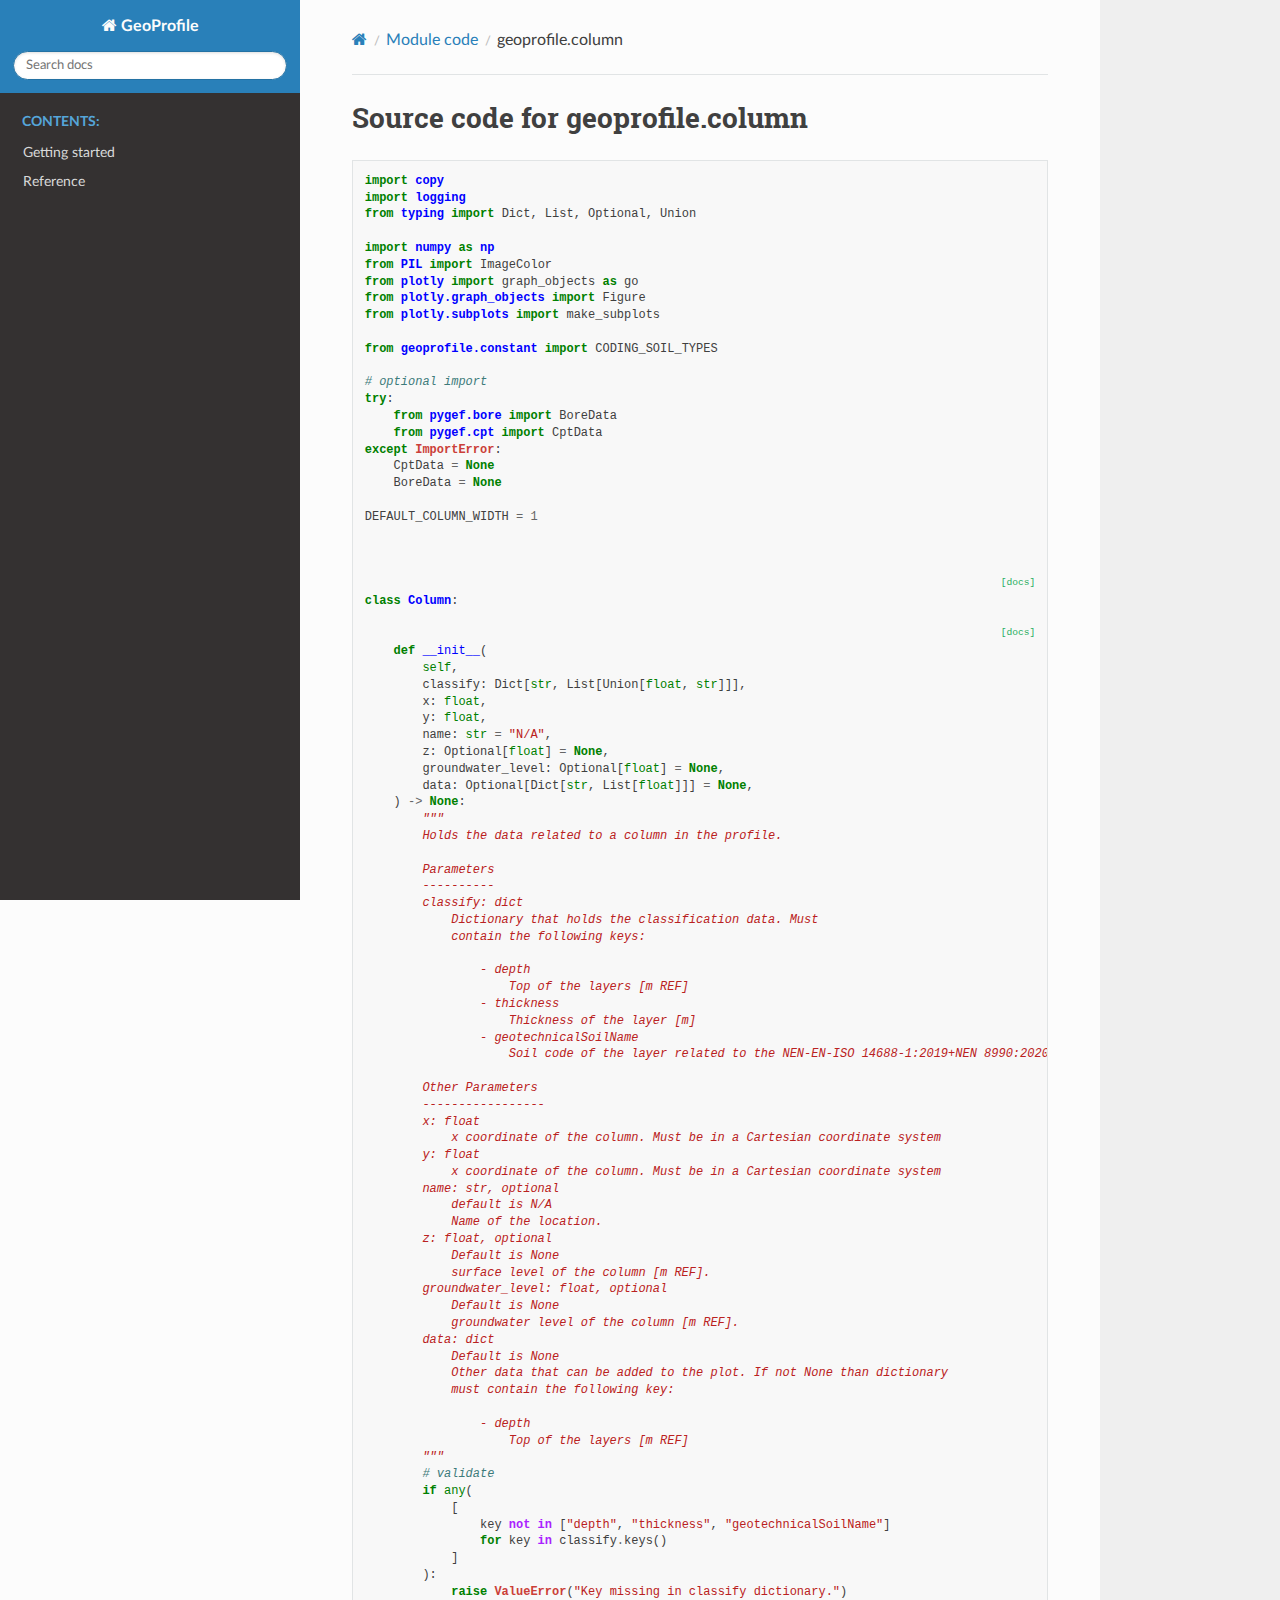
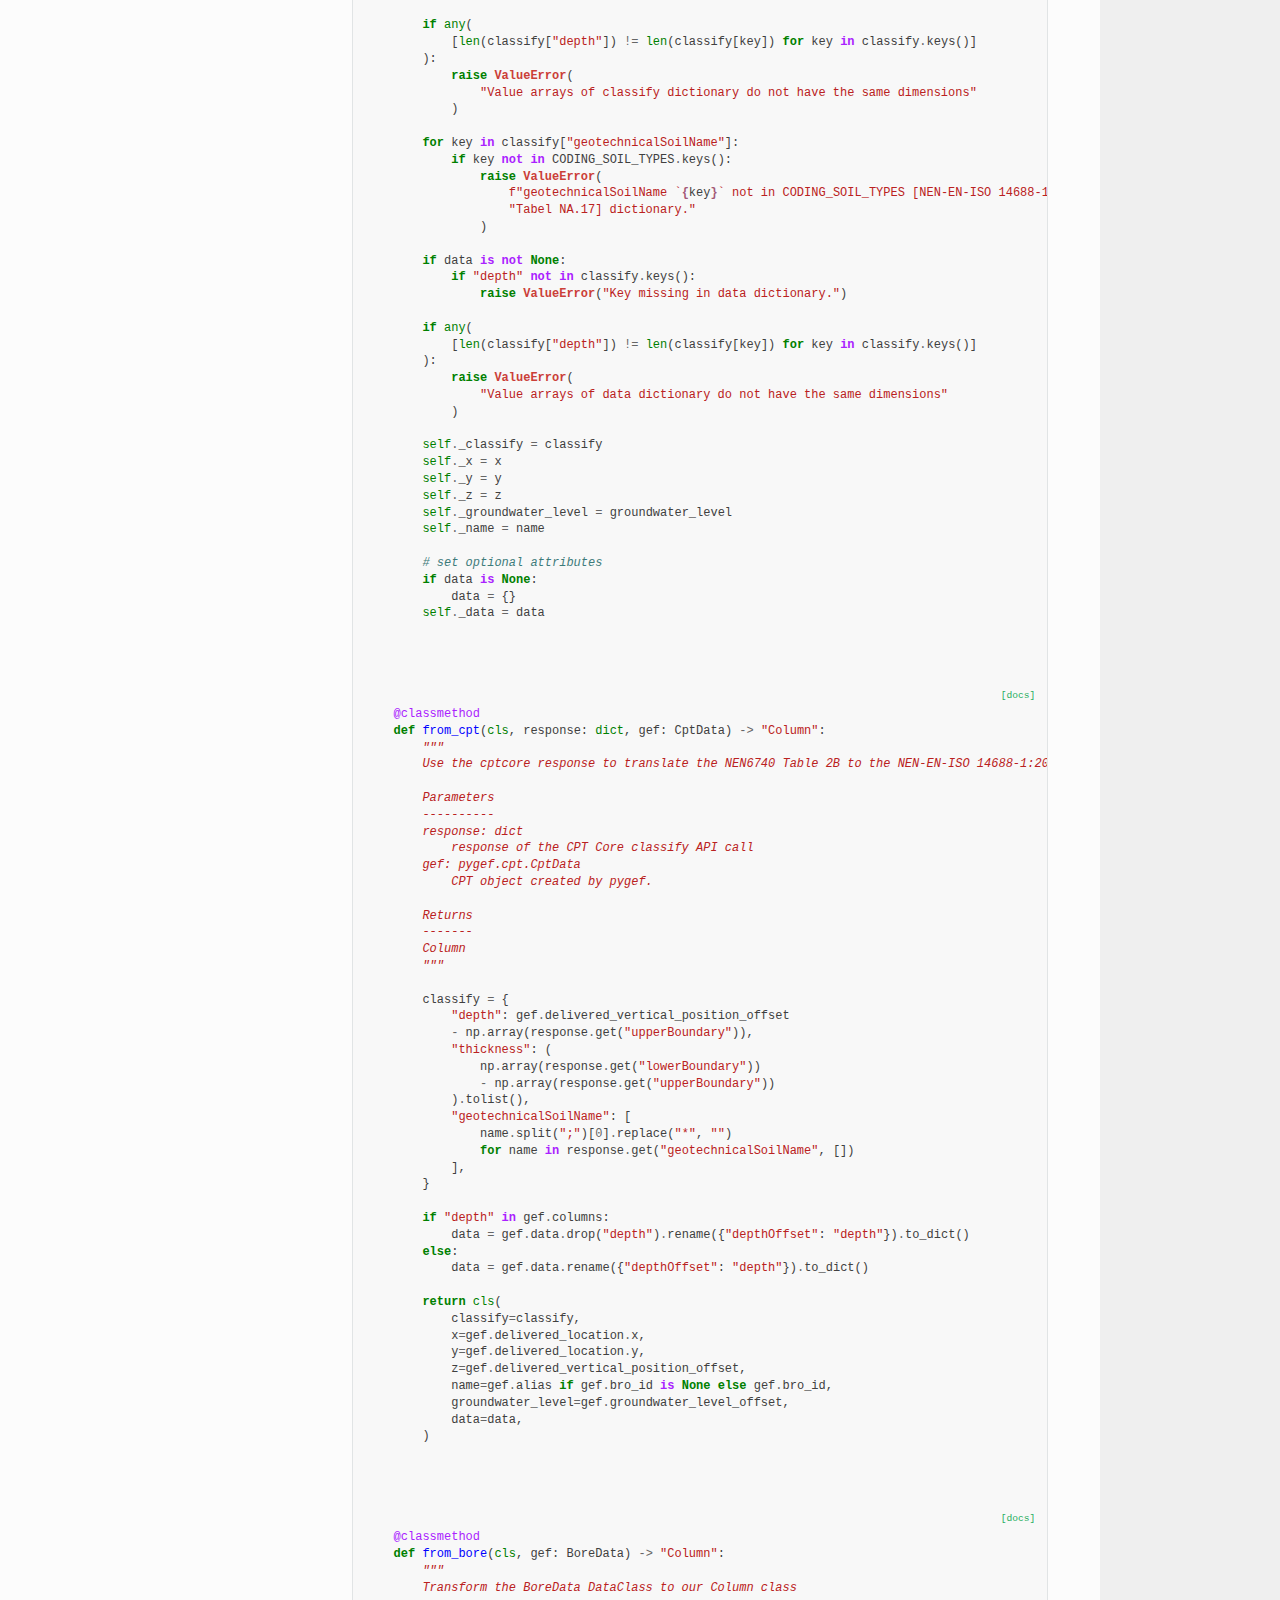
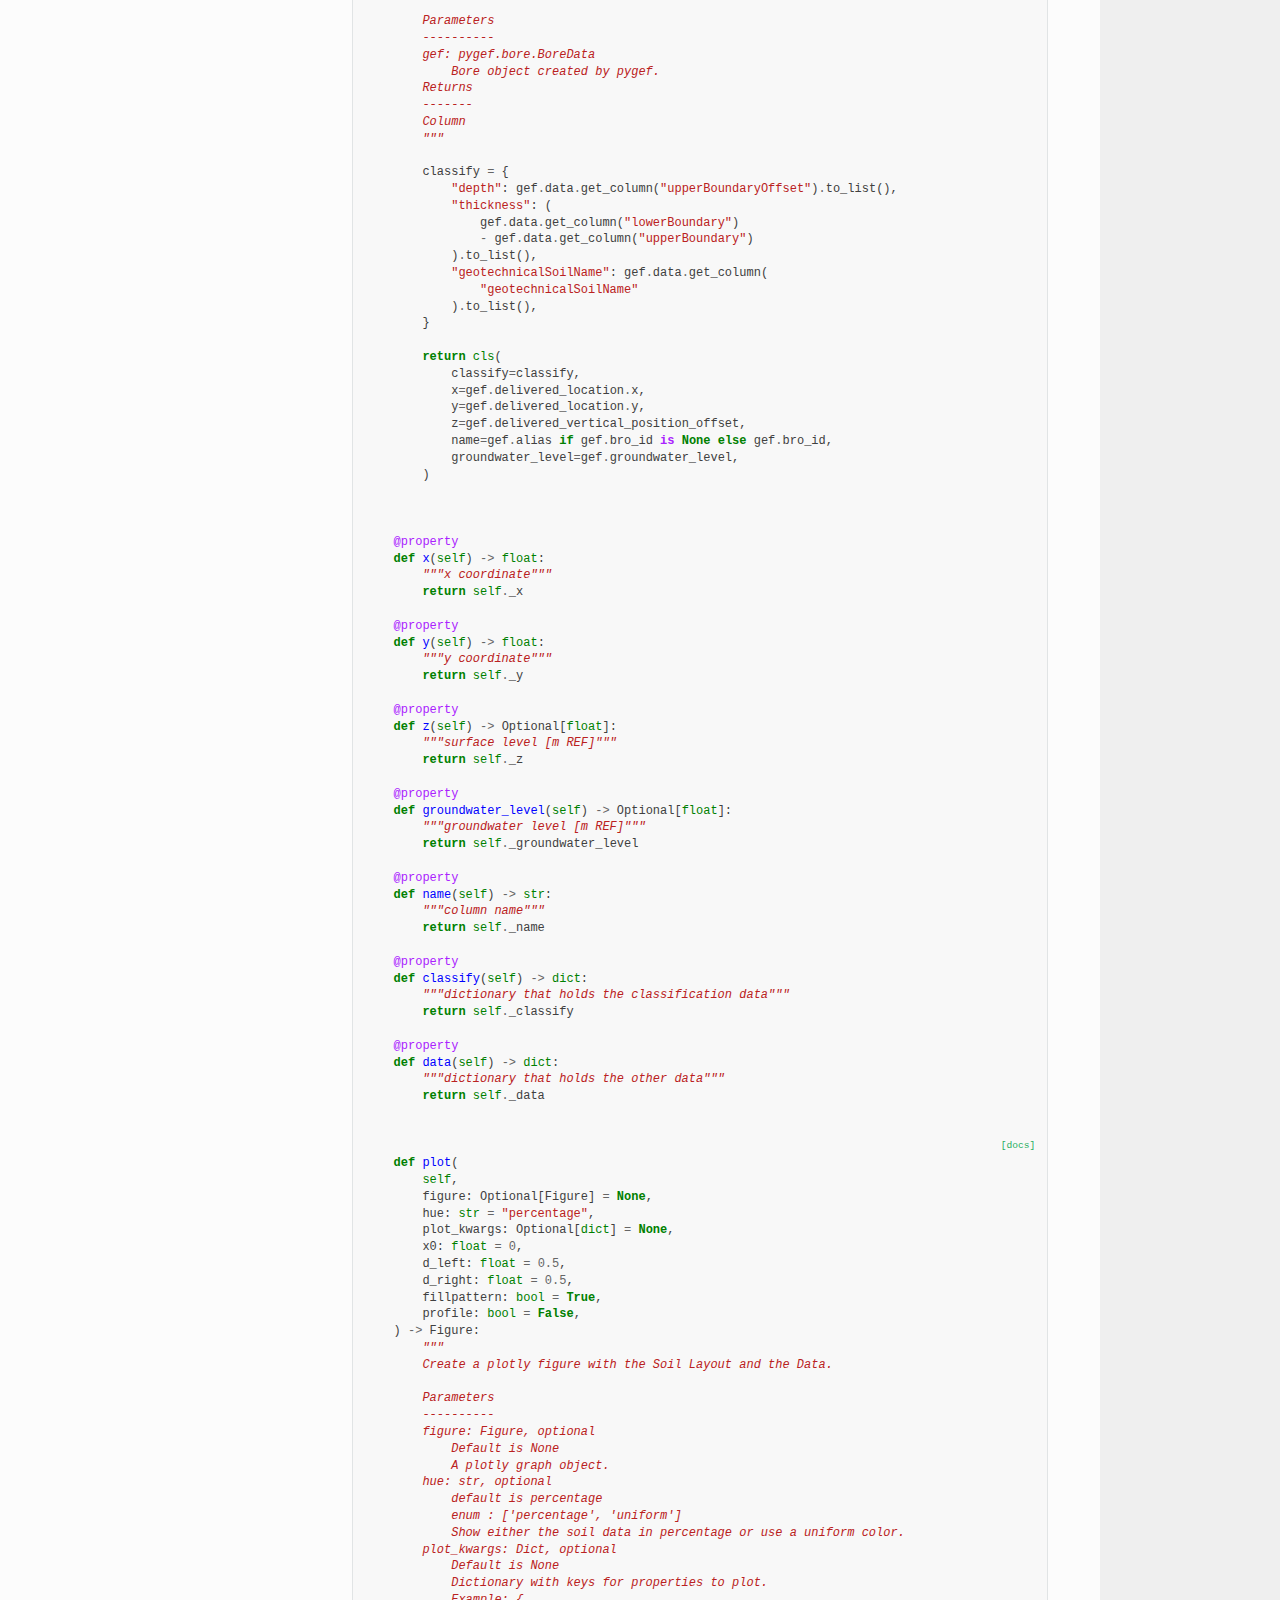
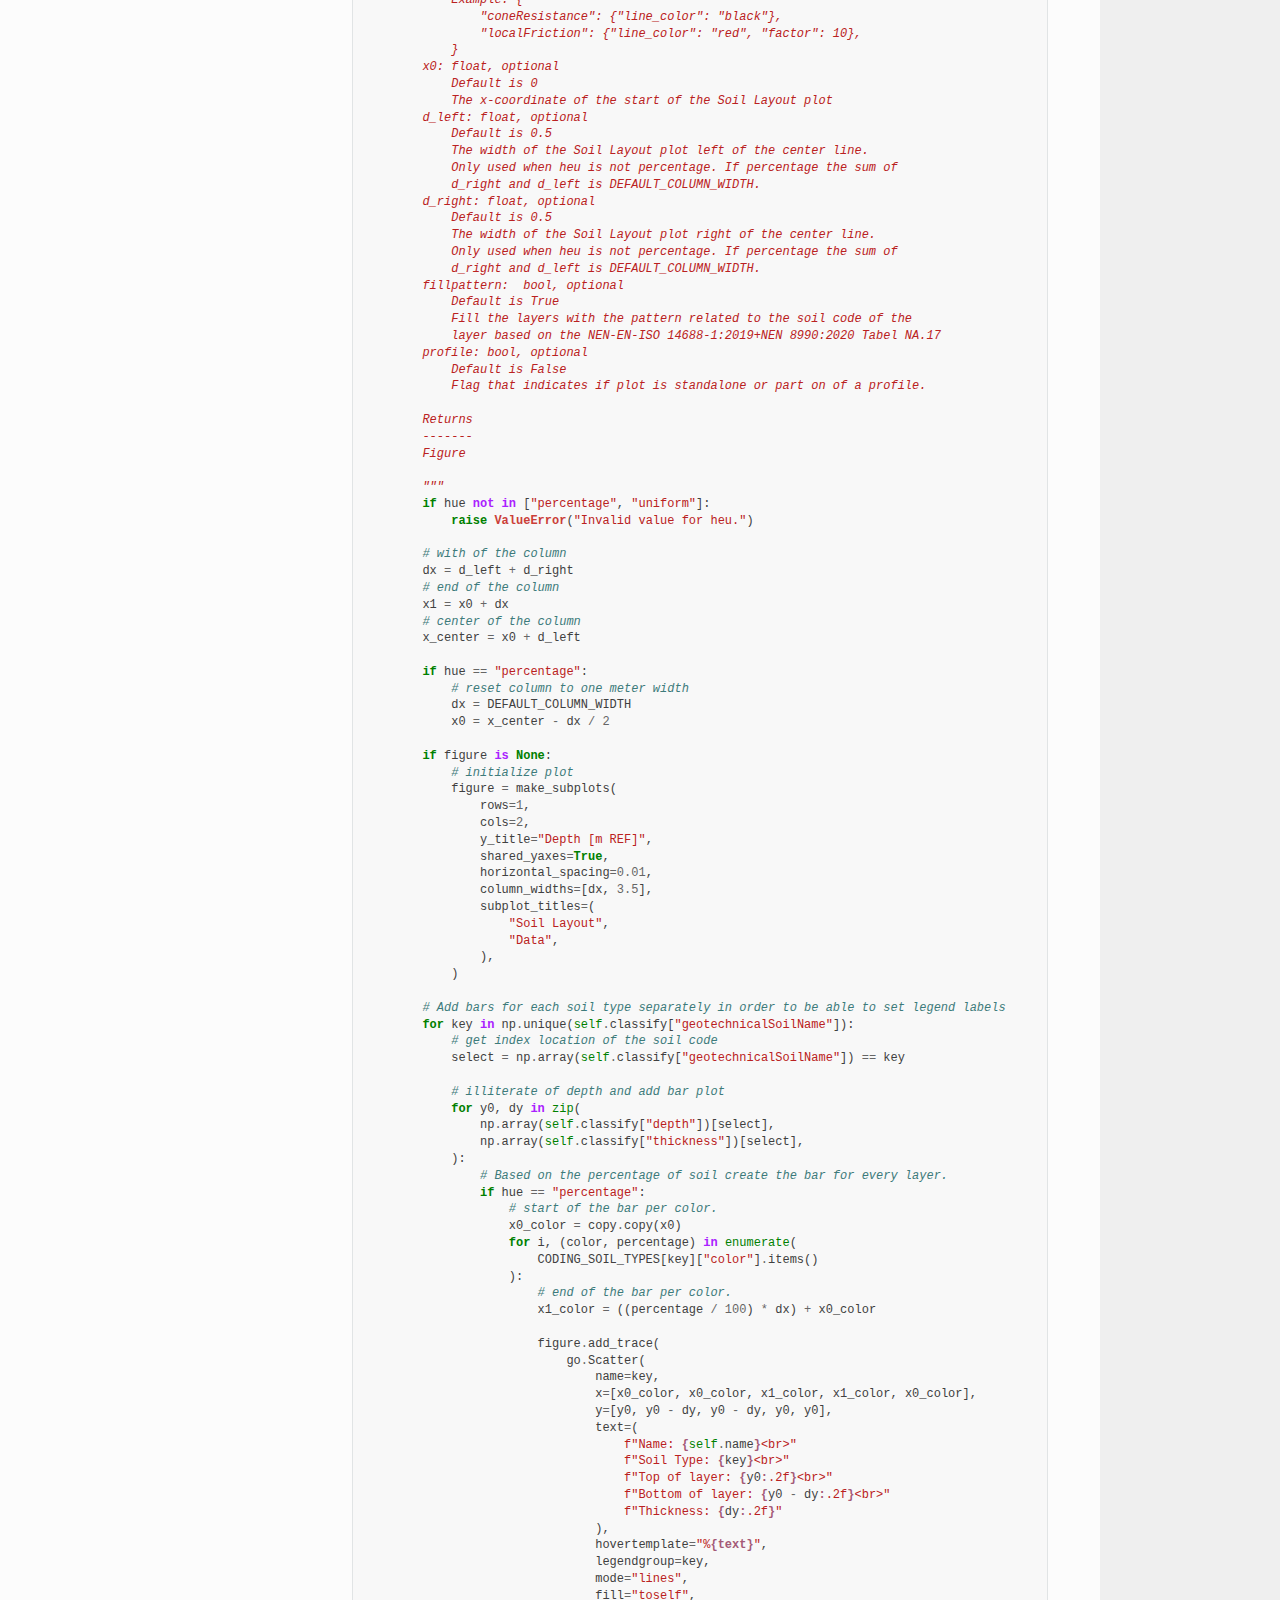
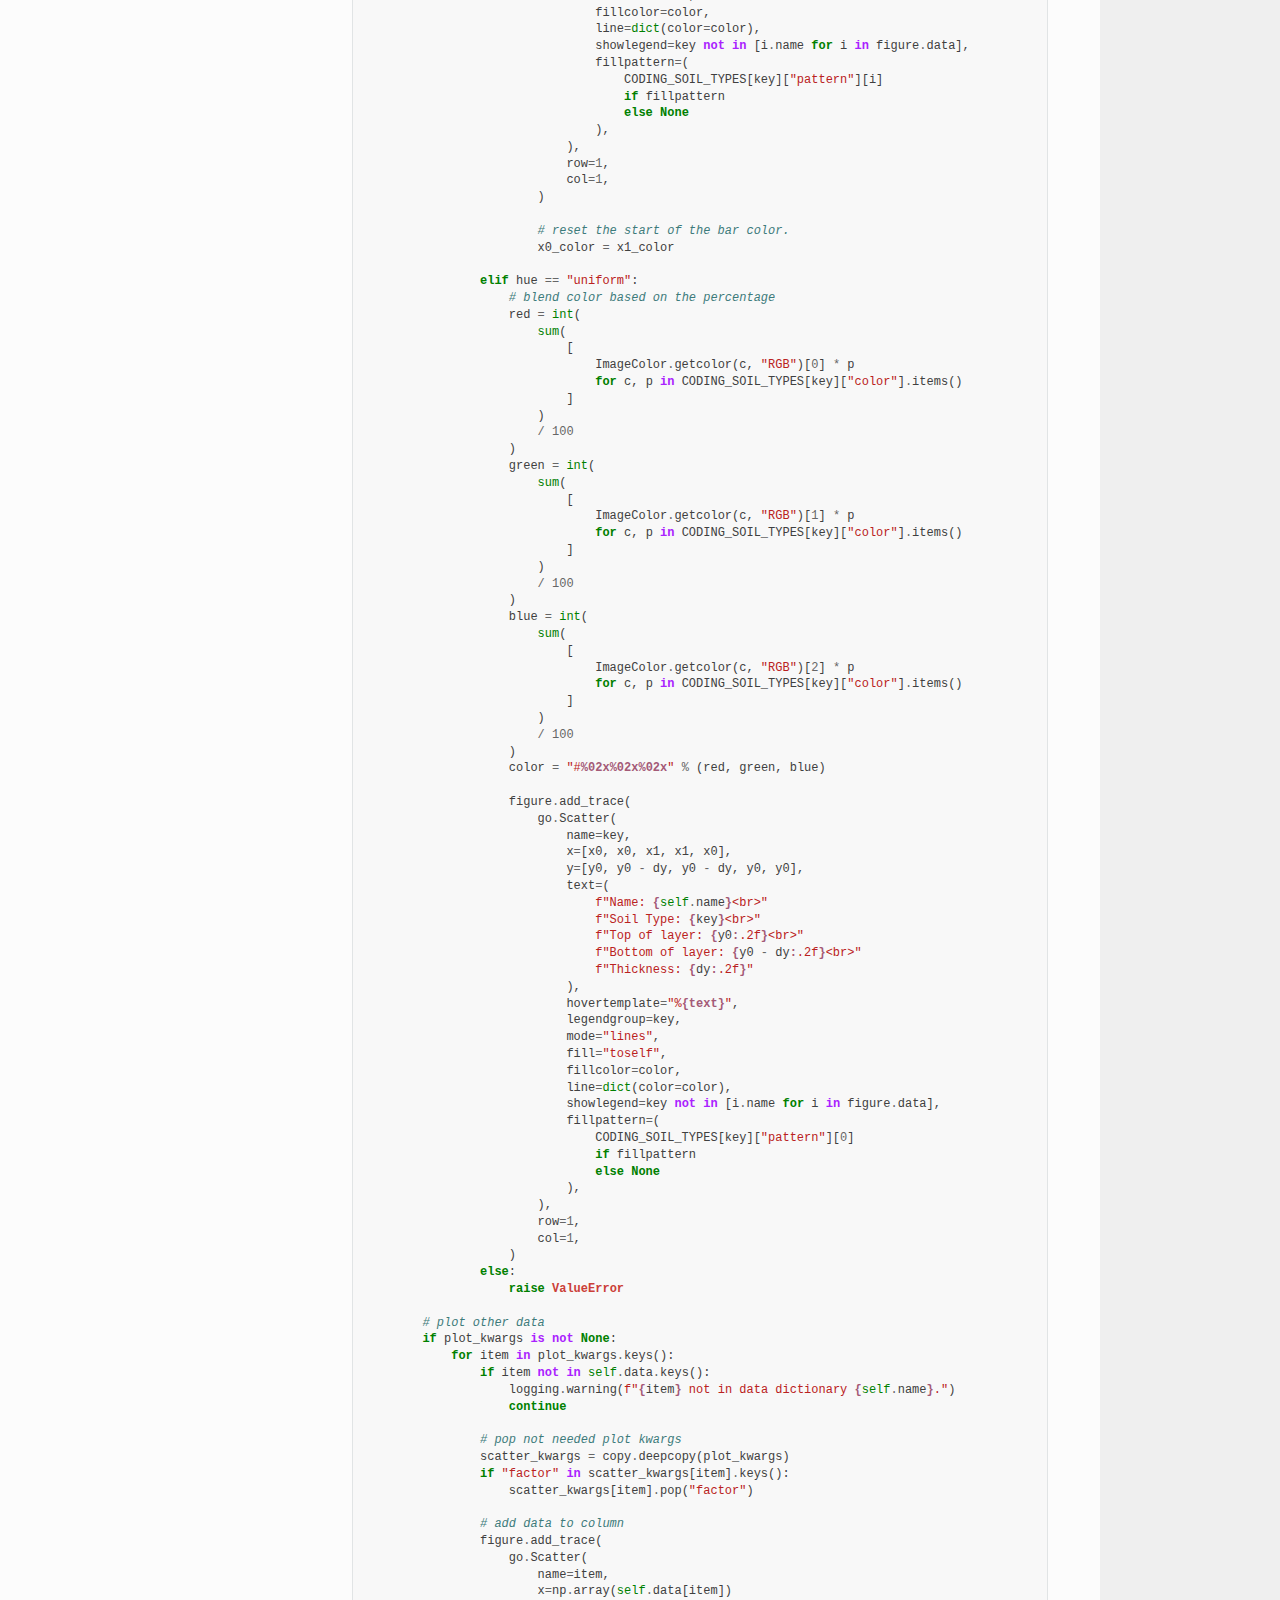
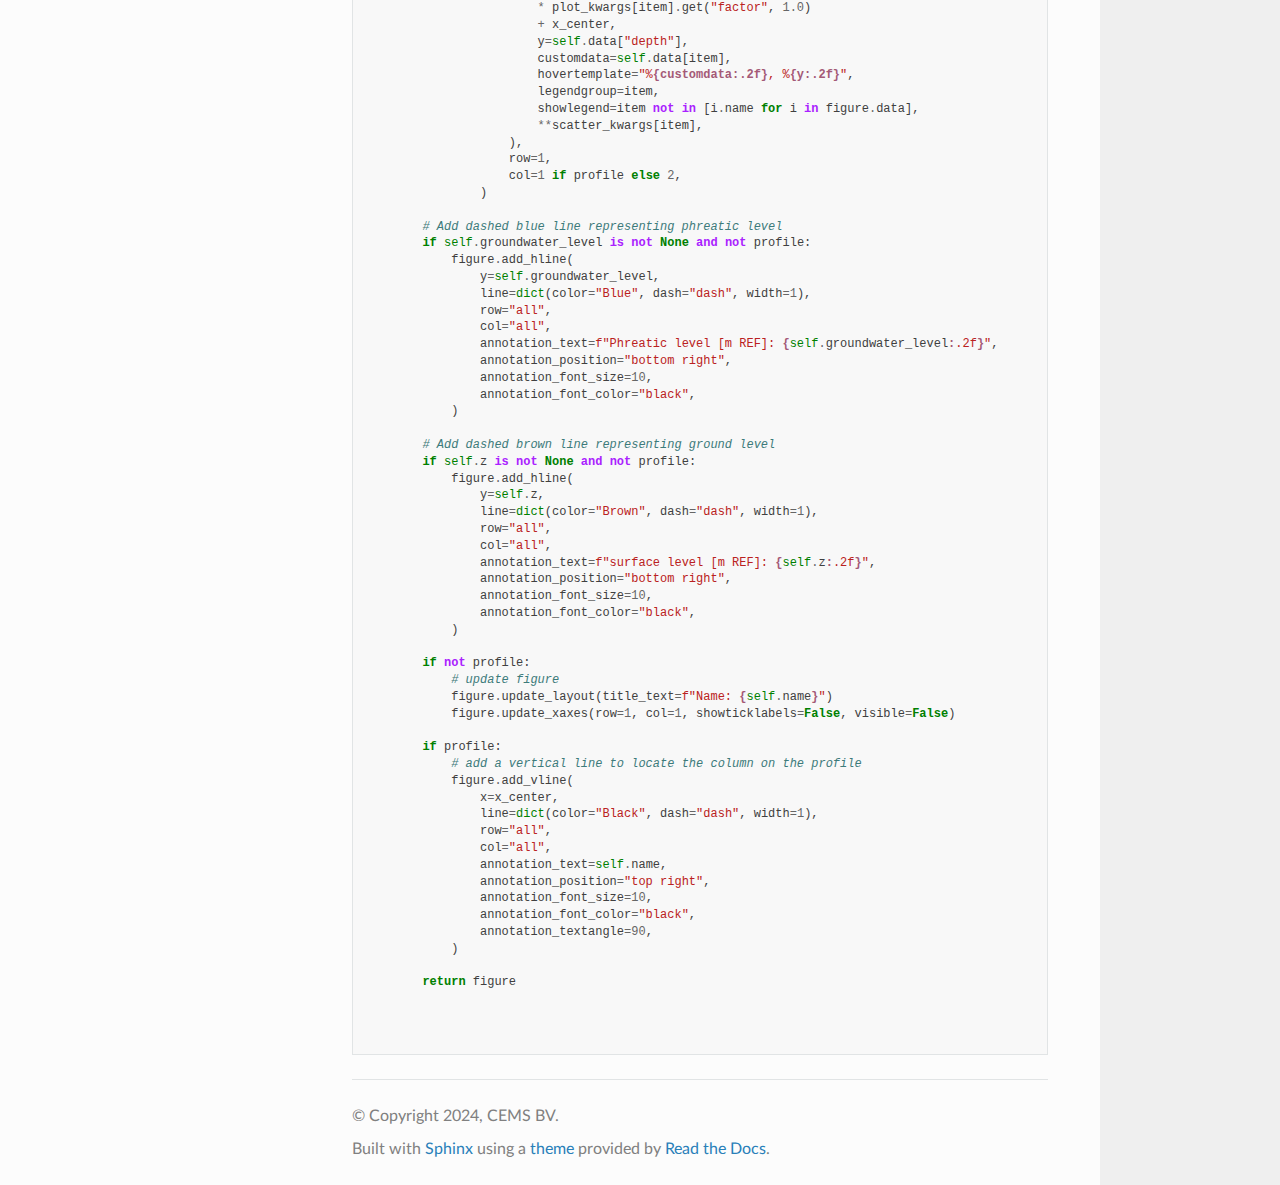
<file: _modules/geoprofile/column.html>
<!DOCTYPE html>
<html class="writer-html5" lang="en" data-content_root="../../">
<head>
  <meta charset="utf-8" />
  <meta name="viewport" content="width=device-width, initial-scale=1.0" />
  <title>geoprofile.column &mdash; GeoProfile 0.3.0 documentation</title>
      <link rel="stylesheet" type="text/css" href="../../_static/pygments.css?v=b86133f3" />
      <link rel="stylesheet" type="text/css" href="../../_static/css/theme.css?v=e59714d7" />
      <link rel="stylesheet" type="text/css" href="../../_static/css/index.css?v=a925da5d" />

  
      <script src="../../_static/jquery.js?v=5d32c60e"></script>
      <script src="../../_static/_sphinx_javascript_frameworks_compat.js?v=2cd50e6c"></script>
      <script src="../../_static/documentation_options.js?v=e259d695"></script>
      <script src="../../_static/doctools.js?v=9bcbadda"></script>
      <script src="../../_static/sphinx_highlight.js?v=dc90522c"></script>
    <script src="../../_static/js/theme.js"></script>
    <link rel="index" title="Index" href="../../genindex.html" />
    <link rel="search" title="Search" href="../../search.html" /> 
</head>

<body class="wy-body-for-nav"> 
  <div class="wy-grid-for-nav">
    <nav data-toggle="wy-nav-shift" class="wy-nav-side">
      <div class="wy-side-scroll">
        <div class="wy-side-nav-search" >

          
          
          <a href="../../index.html" class="icon icon-home">
            GeoProfile
          </a>
<div role="search">
  <form id="rtd-search-form" class="wy-form" action="../../search.html" method="get">
    <input type="text" name="q" placeholder="Search docs" aria-label="Search docs" />
    <input type="hidden" name="check_keywords" value="yes" />
    <input type="hidden" name="area" value="default" />
  </form>
</div>
        </div><div class="wy-menu wy-menu-vertical" data-spy="affix" role="navigation" aria-label="Navigation menu">
              <p class="caption" role="heading"><span class="caption-text">Contents:</span></p>
<ul>
<li class="toctree-l1"><a class="reference internal" href="../../tree/getting_started.html">Getting started</a></li>
<li class="toctree-l1"><a class="reference internal" href="../../tree/reference.html">Reference</a></li>
</ul>

        </div>
      </div>
    </nav>

    <section data-toggle="wy-nav-shift" class="wy-nav-content-wrap"><nav class="wy-nav-top" aria-label="Mobile navigation menu" >
          <i data-toggle="wy-nav-top" class="fa fa-bars"></i>
          <a href="../../index.html">GeoProfile</a>
      </nav>

      <div class="wy-nav-content">
        <div class="rst-content">
          <div role="navigation" aria-label="Page navigation">
  <ul class="wy-breadcrumbs">
      <li><a href="../../index.html" class="icon icon-home" aria-label="Home"></a></li>
          <li class="breadcrumb-item"><a href="../index.html">Module code</a></li>
      <li class="breadcrumb-item active">geoprofile.column</li>
      <li class="wy-breadcrumbs-aside">
      </li>
  </ul>
  <hr/>
</div>
          <div role="main" class="document" itemscope="itemscope" itemtype="http://schema.org/Article">
           <div itemprop="articleBody">
             
  <h1>Source code for geoprofile.column</h1><div class="highlight"><pre>
<span></span><span class="kn">import</span><span class="w"> </span><span class="nn">copy</span>
<span class="kn">import</span><span class="w"> </span><span class="nn">logging</span>
<span class="kn">from</span><span class="w"> </span><span class="nn">typing</span><span class="w"> </span><span class="kn">import</span> <span class="n">Dict</span><span class="p">,</span> <span class="n">List</span><span class="p">,</span> <span class="n">Optional</span><span class="p">,</span> <span class="n">Union</span>

<span class="kn">import</span><span class="w"> </span><span class="nn">numpy</span><span class="w"> </span><span class="k">as</span><span class="w"> </span><span class="nn">np</span>
<span class="kn">from</span><span class="w"> </span><span class="nn">PIL</span><span class="w"> </span><span class="kn">import</span> <span class="n">ImageColor</span>
<span class="kn">from</span><span class="w"> </span><span class="nn">plotly</span><span class="w"> </span><span class="kn">import</span> <span class="n">graph_objects</span> <span class="k">as</span> <span class="n">go</span>
<span class="kn">from</span><span class="w"> </span><span class="nn">plotly.graph_objects</span><span class="w"> </span><span class="kn">import</span> <span class="n">Figure</span>
<span class="kn">from</span><span class="w"> </span><span class="nn">plotly.subplots</span><span class="w"> </span><span class="kn">import</span> <span class="n">make_subplots</span>

<span class="kn">from</span><span class="w"> </span><span class="nn">geoprofile.constant</span><span class="w"> </span><span class="kn">import</span> <span class="n">CODING_SOIL_TYPES</span>

<span class="c1"># optional import</span>
<span class="k">try</span><span class="p">:</span>
    <span class="kn">from</span><span class="w"> </span><span class="nn">pygef.bore</span><span class="w"> </span><span class="kn">import</span> <span class="n">BoreData</span>
    <span class="kn">from</span><span class="w"> </span><span class="nn">pygef.cpt</span><span class="w"> </span><span class="kn">import</span> <span class="n">CptData</span>
<span class="k">except</span> <span class="ne">ImportError</span><span class="p">:</span>
    <span class="n">CptData</span> <span class="o">=</span> <span class="kc">None</span>
    <span class="n">BoreData</span> <span class="o">=</span> <span class="kc">None</span>

<span class="n">DEFAULT_COLUMN_WIDTH</span> <span class="o">=</span> <span class="mi">1</span>


<div class="viewcode-block" id="Column">
<a class="viewcode-back" href="../../tree/reference.html#geoprofile.column.Column">[docs]</a>
<span class="k">class</span><span class="w"> </span><span class="nc">Column</span><span class="p">:</span>
<div class="viewcode-block" id="Column.__init__">
<a class="viewcode-back" href="../../tree/reference.html#geoprofile.column.Column.__init__">[docs]</a>
    <span class="k">def</span><span class="w"> </span><span class="fm">__init__</span><span class="p">(</span>
        <span class="bp">self</span><span class="p">,</span>
        <span class="n">classify</span><span class="p">:</span> <span class="n">Dict</span><span class="p">[</span><span class="nb">str</span><span class="p">,</span> <span class="n">List</span><span class="p">[</span><span class="n">Union</span><span class="p">[</span><span class="nb">float</span><span class="p">,</span> <span class="nb">str</span><span class="p">]]],</span>
        <span class="n">x</span><span class="p">:</span> <span class="nb">float</span><span class="p">,</span>
        <span class="n">y</span><span class="p">:</span> <span class="nb">float</span><span class="p">,</span>
        <span class="n">name</span><span class="p">:</span> <span class="nb">str</span> <span class="o">=</span> <span class="s2">&quot;N/A&quot;</span><span class="p">,</span>
        <span class="n">z</span><span class="p">:</span> <span class="n">Optional</span><span class="p">[</span><span class="nb">float</span><span class="p">]</span> <span class="o">=</span> <span class="kc">None</span><span class="p">,</span>
        <span class="n">groundwater_level</span><span class="p">:</span> <span class="n">Optional</span><span class="p">[</span><span class="nb">float</span><span class="p">]</span> <span class="o">=</span> <span class="kc">None</span><span class="p">,</span>
        <span class="n">data</span><span class="p">:</span> <span class="n">Optional</span><span class="p">[</span><span class="n">Dict</span><span class="p">[</span><span class="nb">str</span><span class="p">,</span> <span class="n">List</span><span class="p">[</span><span class="nb">float</span><span class="p">]]]</span> <span class="o">=</span> <span class="kc">None</span><span class="p">,</span>
    <span class="p">)</span> <span class="o">-&gt;</span> <span class="kc">None</span><span class="p">:</span>
<span class="w">        </span><span class="sd">&quot;&quot;&quot;</span>
<span class="sd">        Holds the data related to a column in the profile.</span>

<span class="sd">        Parameters</span>
<span class="sd">        ----------</span>
<span class="sd">        classify: dict</span>
<span class="sd">            Dictionary that holds the classification data. Must</span>
<span class="sd">            contain the following keys:</span>

<span class="sd">                - depth</span>
<span class="sd">                    Top of the layers [m REF]</span>
<span class="sd">                - thickness</span>
<span class="sd">                    Thickness of the layer [m]</span>
<span class="sd">                - geotechnicalSoilName</span>
<span class="sd">                    Soil code of the layer related to the NEN-EN-ISO 14688-1:2019+NEN 8990:2020 Tabel NA.17</span>

<span class="sd">        Other Parameters</span>
<span class="sd">        -----------------</span>
<span class="sd">        x: float</span>
<span class="sd">            x coordinate of the column. Must be in a Cartesian coordinate system</span>
<span class="sd">        y: float</span>
<span class="sd">            x coordinate of the column. Must be in a Cartesian coordinate system</span>
<span class="sd">        name: str, optional</span>
<span class="sd">            default is N/A</span>
<span class="sd">            Name of the location.</span>
<span class="sd">        z: float, optional</span>
<span class="sd">            Default is None</span>
<span class="sd">            surface level of the column [m REF].</span>
<span class="sd">        groundwater_level: float, optional</span>
<span class="sd">            Default is None</span>
<span class="sd">            groundwater level of the column [m REF].</span>
<span class="sd">        data: dict</span>
<span class="sd">            Default is None</span>
<span class="sd">            Other data that can be added to the plot. If not None than dictionary</span>
<span class="sd">            must contain the following key:</span>

<span class="sd">                - depth</span>
<span class="sd">                    Top of the layers [m REF]</span>
<span class="sd">        &quot;&quot;&quot;</span>
        <span class="c1"># validate</span>
        <span class="k">if</span> <span class="nb">any</span><span class="p">(</span>
            <span class="p">[</span>
                <span class="n">key</span> <span class="ow">not</span> <span class="ow">in</span> <span class="p">[</span><span class="s2">&quot;depth&quot;</span><span class="p">,</span> <span class="s2">&quot;thickness&quot;</span><span class="p">,</span> <span class="s2">&quot;geotechnicalSoilName&quot;</span><span class="p">]</span>
                <span class="k">for</span> <span class="n">key</span> <span class="ow">in</span> <span class="n">classify</span><span class="o">.</span><span class="n">keys</span><span class="p">()</span>
            <span class="p">]</span>
        <span class="p">):</span>
            <span class="k">raise</span> <span class="ne">ValueError</span><span class="p">(</span><span class="s2">&quot;Key missing in classify dictionary.&quot;</span><span class="p">)</span>

        <span class="k">if</span> <span class="nb">any</span><span class="p">(</span>
            <span class="p">[</span><span class="nb">len</span><span class="p">(</span><span class="n">classify</span><span class="p">[</span><span class="s2">&quot;depth&quot;</span><span class="p">])</span> <span class="o">!=</span> <span class="nb">len</span><span class="p">(</span><span class="n">classify</span><span class="p">[</span><span class="n">key</span><span class="p">])</span> <span class="k">for</span> <span class="n">key</span> <span class="ow">in</span> <span class="n">classify</span><span class="o">.</span><span class="n">keys</span><span class="p">()]</span>
        <span class="p">):</span>
            <span class="k">raise</span> <span class="ne">ValueError</span><span class="p">(</span>
                <span class="s2">&quot;Value arrays of classify dictionary do not have the same dimensions&quot;</span>
            <span class="p">)</span>

        <span class="k">for</span> <span class="n">key</span> <span class="ow">in</span> <span class="n">classify</span><span class="p">[</span><span class="s2">&quot;geotechnicalSoilName&quot;</span><span class="p">]:</span>
            <span class="k">if</span> <span class="n">key</span> <span class="ow">not</span> <span class="ow">in</span> <span class="n">CODING_SOIL_TYPES</span><span class="o">.</span><span class="n">keys</span><span class="p">():</span>
                <span class="k">raise</span> <span class="ne">ValueError</span><span class="p">(</span>
                    <span class="sa">f</span><span class="s2">&quot;geotechnicalSoilName `</span><span class="si">{</span><span class="n">key</span><span class="si">}</span><span class="s2">` not in CODING_SOIL_TYPES [NEN-EN-ISO 14688-1:2019+NEN 8990:2020 &quot;</span>
                    <span class="s2">&quot;Tabel NA.17] dictionary.&quot;</span>
                <span class="p">)</span>

        <span class="k">if</span> <span class="n">data</span> <span class="ow">is</span> <span class="ow">not</span> <span class="kc">None</span><span class="p">:</span>
            <span class="k">if</span> <span class="s2">&quot;depth&quot;</span> <span class="ow">not</span> <span class="ow">in</span> <span class="n">classify</span><span class="o">.</span><span class="n">keys</span><span class="p">():</span>
                <span class="k">raise</span> <span class="ne">ValueError</span><span class="p">(</span><span class="s2">&quot;Key missing in data dictionary.&quot;</span><span class="p">)</span>

        <span class="k">if</span> <span class="nb">any</span><span class="p">(</span>
            <span class="p">[</span><span class="nb">len</span><span class="p">(</span><span class="n">classify</span><span class="p">[</span><span class="s2">&quot;depth&quot;</span><span class="p">])</span> <span class="o">!=</span> <span class="nb">len</span><span class="p">(</span><span class="n">classify</span><span class="p">[</span><span class="n">key</span><span class="p">])</span> <span class="k">for</span> <span class="n">key</span> <span class="ow">in</span> <span class="n">classify</span><span class="o">.</span><span class="n">keys</span><span class="p">()]</span>
        <span class="p">):</span>
            <span class="k">raise</span> <span class="ne">ValueError</span><span class="p">(</span>
                <span class="s2">&quot;Value arrays of data dictionary do not have the same dimensions&quot;</span>
            <span class="p">)</span>

        <span class="bp">self</span><span class="o">.</span><span class="n">_classify</span> <span class="o">=</span> <span class="n">classify</span>
        <span class="bp">self</span><span class="o">.</span><span class="n">_x</span> <span class="o">=</span> <span class="n">x</span>
        <span class="bp">self</span><span class="o">.</span><span class="n">_y</span> <span class="o">=</span> <span class="n">y</span>
        <span class="bp">self</span><span class="o">.</span><span class="n">_z</span> <span class="o">=</span> <span class="n">z</span>
        <span class="bp">self</span><span class="o">.</span><span class="n">_groundwater_level</span> <span class="o">=</span> <span class="n">groundwater_level</span>
        <span class="bp">self</span><span class="o">.</span><span class="n">_name</span> <span class="o">=</span> <span class="n">name</span>

        <span class="c1"># set optional attributes</span>
        <span class="k">if</span> <span class="n">data</span> <span class="ow">is</span> <span class="kc">None</span><span class="p">:</span>
            <span class="n">data</span> <span class="o">=</span> <span class="p">{}</span>
        <span class="bp">self</span><span class="o">.</span><span class="n">_data</span> <span class="o">=</span> <span class="n">data</span></div>


<div class="viewcode-block" id="Column.from_cpt">
<a class="viewcode-back" href="../../tree/reference.html#geoprofile.column.Column.from_cpt">[docs]</a>
    <span class="nd">@classmethod</span>
    <span class="k">def</span><span class="w"> </span><span class="nf">from_cpt</span><span class="p">(</span><span class="bp">cls</span><span class="p">,</span> <span class="n">response</span><span class="p">:</span> <span class="nb">dict</span><span class="p">,</span> <span class="n">gef</span><span class="p">:</span> <span class="n">CptData</span><span class="p">)</span> <span class="o">-&gt;</span> <span class="s2">&quot;Column&quot;</span><span class="p">:</span>
<span class="w">        </span><span class="sd">&quot;&quot;&quot;</span>
<span class="sd">        Use the cptcore response to translate the NEN6740 Table 2B to the NEN-EN-ISO 14688-1:2019+NEN 8990:2020 Tabel NA.17</span>

<span class="sd">        Parameters</span>
<span class="sd">        ----------</span>
<span class="sd">        response: dict</span>
<span class="sd">            response of the CPT Core classify API call</span>
<span class="sd">        gef: pygef.cpt.CptData</span>
<span class="sd">            CPT object created by pygef.</span>

<span class="sd">        Returns</span>
<span class="sd">        -------</span>
<span class="sd">        Column</span>
<span class="sd">        &quot;&quot;&quot;</span>

        <span class="n">classify</span> <span class="o">=</span> <span class="p">{</span>
            <span class="s2">&quot;depth&quot;</span><span class="p">:</span> <span class="n">gef</span><span class="o">.</span><span class="n">delivered_vertical_position_offset</span>
            <span class="o">-</span> <span class="n">np</span><span class="o">.</span><span class="n">array</span><span class="p">(</span><span class="n">response</span><span class="o">.</span><span class="n">get</span><span class="p">(</span><span class="s2">&quot;upperBoundary&quot;</span><span class="p">)),</span>
            <span class="s2">&quot;thickness&quot;</span><span class="p">:</span> <span class="p">(</span>
                <span class="n">np</span><span class="o">.</span><span class="n">array</span><span class="p">(</span><span class="n">response</span><span class="o">.</span><span class="n">get</span><span class="p">(</span><span class="s2">&quot;lowerBoundary&quot;</span><span class="p">))</span>
                <span class="o">-</span> <span class="n">np</span><span class="o">.</span><span class="n">array</span><span class="p">(</span><span class="n">response</span><span class="o">.</span><span class="n">get</span><span class="p">(</span><span class="s2">&quot;upperBoundary&quot;</span><span class="p">))</span>
            <span class="p">)</span><span class="o">.</span><span class="n">tolist</span><span class="p">(),</span>
            <span class="s2">&quot;geotechnicalSoilName&quot;</span><span class="p">:</span> <span class="p">[</span>
                <span class="n">name</span><span class="o">.</span><span class="n">split</span><span class="p">(</span><span class="s2">&quot;;&quot;</span><span class="p">)[</span><span class="mi">0</span><span class="p">]</span><span class="o">.</span><span class="n">replace</span><span class="p">(</span><span class="s2">&quot;*&quot;</span><span class="p">,</span> <span class="s2">&quot;&quot;</span><span class="p">)</span>
                <span class="k">for</span> <span class="n">name</span> <span class="ow">in</span> <span class="n">response</span><span class="o">.</span><span class="n">get</span><span class="p">(</span><span class="s2">&quot;geotechnicalSoilName&quot;</span><span class="p">,</span> <span class="p">[])</span>
            <span class="p">],</span>
        <span class="p">}</span>

        <span class="k">if</span> <span class="s2">&quot;depth&quot;</span> <span class="ow">in</span> <span class="n">gef</span><span class="o">.</span><span class="n">columns</span><span class="p">:</span>
            <span class="n">data</span> <span class="o">=</span> <span class="n">gef</span><span class="o">.</span><span class="n">data</span><span class="o">.</span><span class="n">drop</span><span class="p">(</span><span class="s2">&quot;depth&quot;</span><span class="p">)</span><span class="o">.</span><span class="n">rename</span><span class="p">({</span><span class="s2">&quot;depthOffset&quot;</span><span class="p">:</span> <span class="s2">&quot;depth&quot;</span><span class="p">})</span><span class="o">.</span><span class="n">to_dict</span><span class="p">()</span>
        <span class="k">else</span><span class="p">:</span>
            <span class="n">data</span> <span class="o">=</span> <span class="n">gef</span><span class="o">.</span><span class="n">data</span><span class="o">.</span><span class="n">rename</span><span class="p">({</span><span class="s2">&quot;depthOffset&quot;</span><span class="p">:</span> <span class="s2">&quot;depth&quot;</span><span class="p">})</span><span class="o">.</span><span class="n">to_dict</span><span class="p">()</span>

        <span class="k">return</span> <span class="bp">cls</span><span class="p">(</span>
            <span class="n">classify</span><span class="o">=</span><span class="n">classify</span><span class="p">,</span>
            <span class="n">x</span><span class="o">=</span><span class="n">gef</span><span class="o">.</span><span class="n">delivered_location</span><span class="o">.</span><span class="n">x</span><span class="p">,</span>
            <span class="n">y</span><span class="o">=</span><span class="n">gef</span><span class="o">.</span><span class="n">delivered_location</span><span class="o">.</span><span class="n">y</span><span class="p">,</span>
            <span class="n">z</span><span class="o">=</span><span class="n">gef</span><span class="o">.</span><span class="n">delivered_vertical_position_offset</span><span class="p">,</span>
            <span class="n">name</span><span class="o">=</span><span class="n">gef</span><span class="o">.</span><span class="n">alias</span> <span class="k">if</span> <span class="n">gef</span><span class="o">.</span><span class="n">bro_id</span> <span class="ow">is</span> <span class="kc">None</span> <span class="k">else</span> <span class="n">gef</span><span class="o">.</span><span class="n">bro_id</span><span class="p">,</span>
            <span class="n">groundwater_level</span><span class="o">=</span><span class="n">gef</span><span class="o">.</span><span class="n">groundwater_level_offset</span><span class="p">,</span>
            <span class="n">data</span><span class="o">=</span><span class="n">data</span><span class="p">,</span>
        <span class="p">)</span></div>


<div class="viewcode-block" id="Column.from_bore">
<a class="viewcode-back" href="../../tree/reference.html#geoprofile.column.Column.from_bore">[docs]</a>
    <span class="nd">@classmethod</span>
    <span class="k">def</span><span class="w"> </span><span class="nf">from_bore</span><span class="p">(</span><span class="bp">cls</span><span class="p">,</span> <span class="n">gef</span><span class="p">:</span> <span class="n">BoreData</span><span class="p">)</span> <span class="o">-&gt;</span> <span class="s2">&quot;Column&quot;</span><span class="p">:</span>
<span class="w">        </span><span class="sd">&quot;&quot;&quot;</span>
<span class="sd">        Transform the BoreData DataClass to our Column class</span>

<span class="sd">        Parameters</span>
<span class="sd">        ----------</span>
<span class="sd">        gef: pygef.bore.BoreData</span>
<span class="sd">            Bore object created by pygef.</span>
<span class="sd">        Returns</span>
<span class="sd">        -------</span>
<span class="sd">        Column</span>
<span class="sd">        &quot;&quot;&quot;</span>

        <span class="n">classify</span> <span class="o">=</span> <span class="p">{</span>
            <span class="s2">&quot;depth&quot;</span><span class="p">:</span> <span class="n">gef</span><span class="o">.</span><span class="n">data</span><span class="o">.</span><span class="n">get_column</span><span class="p">(</span><span class="s2">&quot;upperBoundaryOffset&quot;</span><span class="p">)</span><span class="o">.</span><span class="n">to_list</span><span class="p">(),</span>
            <span class="s2">&quot;thickness&quot;</span><span class="p">:</span> <span class="p">(</span>
                <span class="n">gef</span><span class="o">.</span><span class="n">data</span><span class="o">.</span><span class="n">get_column</span><span class="p">(</span><span class="s2">&quot;lowerBoundary&quot;</span><span class="p">)</span>
                <span class="o">-</span> <span class="n">gef</span><span class="o">.</span><span class="n">data</span><span class="o">.</span><span class="n">get_column</span><span class="p">(</span><span class="s2">&quot;upperBoundary&quot;</span><span class="p">)</span>
            <span class="p">)</span><span class="o">.</span><span class="n">to_list</span><span class="p">(),</span>
            <span class="s2">&quot;geotechnicalSoilName&quot;</span><span class="p">:</span> <span class="n">gef</span><span class="o">.</span><span class="n">data</span><span class="o">.</span><span class="n">get_column</span><span class="p">(</span>
                <span class="s2">&quot;geotechnicalSoilName&quot;</span>
            <span class="p">)</span><span class="o">.</span><span class="n">to_list</span><span class="p">(),</span>
        <span class="p">}</span>

        <span class="k">return</span> <span class="bp">cls</span><span class="p">(</span>
            <span class="n">classify</span><span class="o">=</span><span class="n">classify</span><span class="p">,</span>
            <span class="n">x</span><span class="o">=</span><span class="n">gef</span><span class="o">.</span><span class="n">delivered_location</span><span class="o">.</span><span class="n">x</span><span class="p">,</span>
            <span class="n">y</span><span class="o">=</span><span class="n">gef</span><span class="o">.</span><span class="n">delivered_location</span><span class="o">.</span><span class="n">y</span><span class="p">,</span>
            <span class="n">z</span><span class="o">=</span><span class="n">gef</span><span class="o">.</span><span class="n">delivered_vertical_position_offset</span><span class="p">,</span>
            <span class="n">name</span><span class="o">=</span><span class="n">gef</span><span class="o">.</span><span class="n">alias</span> <span class="k">if</span> <span class="n">gef</span><span class="o">.</span><span class="n">bro_id</span> <span class="ow">is</span> <span class="kc">None</span> <span class="k">else</span> <span class="n">gef</span><span class="o">.</span><span class="n">bro_id</span><span class="p">,</span>
            <span class="n">groundwater_level</span><span class="o">=</span><span class="n">gef</span><span class="o">.</span><span class="n">groundwater_level</span><span class="p">,</span>
        <span class="p">)</span></div>


    <span class="nd">@property</span>
    <span class="k">def</span><span class="w"> </span><span class="nf">x</span><span class="p">(</span><span class="bp">self</span><span class="p">)</span> <span class="o">-&gt;</span> <span class="nb">float</span><span class="p">:</span>
<span class="w">        </span><span class="sd">&quot;&quot;&quot;x coordinate&quot;&quot;&quot;</span>
        <span class="k">return</span> <span class="bp">self</span><span class="o">.</span><span class="n">_x</span>

    <span class="nd">@property</span>
    <span class="k">def</span><span class="w"> </span><span class="nf">y</span><span class="p">(</span><span class="bp">self</span><span class="p">)</span> <span class="o">-&gt;</span> <span class="nb">float</span><span class="p">:</span>
<span class="w">        </span><span class="sd">&quot;&quot;&quot;y coordinate&quot;&quot;&quot;</span>
        <span class="k">return</span> <span class="bp">self</span><span class="o">.</span><span class="n">_y</span>

    <span class="nd">@property</span>
    <span class="k">def</span><span class="w"> </span><span class="nf">z</span><span class="p">(</span><span class="bp">self</span><span class="p">)</span> <span class="o">-&gt;</span> <span class="n">Optional</span><span class="p">[</span><span class="nb">float</span><span class="p">]:</span>
<span class="w">        </span><span class="sd">&quot;&quot;&quot;surface level [m REF]&quot;&quot;&quot;</span>
        <span class="k">return</span> <span class="bp">self</span><span class="o">.</span><span class="n">_z</span>

    <span class="nd">@property</span>
    <span class="k">def</span><span class="w"> </span><span class="nf">groundwater_level</span><span class="p">(</span><span class="bp">self</span><span class="p">)</span> <span class="o">-&gt;</span> <span class="n">Optional</span><span class="p">[</span><span class="nb">float</span><span class="p">]:</span>
<span class="w">        </span><span class="sd">&quot;&quot;&quot;groundwater level [m REF]&quot;&quot;&quot;</span>
        <span class="k">return</span> <span class="bp">self</span><span class="o">.</span><span class="n">_groundwater_level</span>

    <span class="nd">@property</span>
    <span class="k">def</span><span class="w"> </span><span class="nf">name</span><span class="p">(</span><span class="bp">self</span><span class="p">)</span> <span class="o">-&gt;</span> <span class="nb">str</span><span class="p">:</span>
<span class="w">        </span><span class="sd">&quot;&quot;&quot;column name&quot;&quot;&quot;</span>
        <span class="k">return</span> <span class="bp">self</span><span class="o">.</span><span class="n">_name</span>

    <span class="nd">@property</span>
    <span class="k">def</span><span class="w"> </span><span class="nf">classify</span><span class="p">(</span><span class="bp">self</span><span class="p">)</span> <span class="o">-&gt;</span> <span class="nb">dict</span><span class="p">:</span>
<span class="w">        </span><span class="sd">&quot;&quot;&quot;dictionary that holds the classification data&quot;&quot;&quot;</span>
        <span class="k">return</span> <span class="bp">self</span><span class="o">.</span><span class="n">_classify</span>

    <span class="nd">@property</span>
    <span class="k">def</span><span class="w"> </span><span class="nf">data</span><span class="p">(</span><span class="bp">self</span><span class="p">)</span> <span class="o">-&gt;</span> <span class="nb">dict</span><span class="p">:</span>
<span class="w">        </span><span class="sd">&quot;&quot;&quot;dictionary that holds the other data&quot;&quot;&quot;</span>
        <span class="k">return</span> <span class="bp">self</span><span class="o">.</span><span class="n">_data</span>

<div class="viewcode-block" id="Column.plot">
<a class="viewcode-back" href="../../tree/reference.html#geoprofile.column.Column.plot">[docs]</a>
    <span class="k">def</span><span class="w"> </span><span class="nf">plot</span><span class="p">(</span>
        <span class="bp">self</span><span class="p">,</span>
        <span class="n">figure</span><span class="p">:</span> <span class="n">Optional</span><span class="p">[</span><span class="n">Figure</span><span class="p">]</span> <span class="o">=</span> <span class="kc">None</span><span class="p">,</span>
        <span class="n">hue</span><span class="p">:</span> <span class="nb">str</span> <span class="o">=</span> <span class="s2">&quot;percentage&quot;</span><span class="p">,</span>
        <span class="n">plot_kwargs</span><span class="p">:</span> <span class="n">Optional</span><span class="p">[</span><span class="nb">dict</span><span class="p">]</span> <span class="o">=</span> <span class="kc">None</span><span class="p">,</span>
        <span class="n">x0</span><span class="p">:</span> <span class="nb">float</span> <span class="o">=</span> <span class="mi">0</span><span class="p">,</span>
        <span class="n">d_left</span><span class="p">:</span> <span class="nb">float</span> <span class="o">=</span> <span class="mf">0.5</span><span class="p">,</span>
        <span class="n">d_right</span><span class="p">:</span> <span class="nb">float</span> <span class="o">=</span> <span class="mf">0.5</span><span class="p">,</span>
        <span class="n">fillpattern</span><span class="p">:</span> <span class="nb">bool</span> <span class="o">=</span> <span class="kc">True</span><span class="p">,</span>
        <span class="n">profile</span><span class="p">:</span> <span class="nb">bool</span> <span class="o">=</span> <span class="kc">False</span><span class="p">,</span>
    <span class="p">)</span> <span class="o">-&gt;</span> <span class="n">Figure</span><span class="p">:</span>
<span class="w">        </span><span class="sd">&quot;&quot;&quot;</span>
<span class="sd">        Create a plotly figure with the Soil Layout and the Data.</span>

<span class="sd">        Parameters</span>
<span class="sd">        ----------</span>
<span class="sd">        figure: Figure, optional</span>
<span class="sd">            Default is None</span>
<span class="sd">            A plotly graph object.</span>
<span class="sd">        hue: str, optional</span>
<span class="sd">            default is percentage</span>
<span class="sd">            enum : [&#39;percentage&#39;, &#39;uniform&#39;]</span>
<span class="sd">            Show either the soil data in percentage or use a uniform color.</span>
<span class="sd">        plot_kwargs: Dict, optional</span>
<span class="sd">            Default is None</span>
<span class="sd">            Dictionary with keys for properties to plot.</span>
<span class="sd">            Example: {</span>
<span class="sd">                &quot;coneResistance&quot;: {&quot;line_color&quot;: &quot;black&quot;},</span>
<span class="sd">                &quot;localFriction&quot;: {&quot;line_color&quot;: &quot;red&quot;, &quot;factor&quot;: 10},</span>
<span class="sd">            }</span>
<span class="sd">        x0: float, optional</span>
<span class="sd">            Default is 0</span>
<span class="sd">            The x-coordinate of the start of the Soil Layout plot</span>
<span class="sd">        d_left: float, optional</span>
<span class="sd">            Default is 0.5</span>
<span class="sd">            The width of the Soil Layout plot left of the center line.</span>
<span class="sd">            Only used when heu is not percentage. If percentage the sum of</span>
<span class="sd">            d_right and d_left is DEFAULT_COLUMN_WIDTH.</span>
<span class="sd">        d_right: float, optional</span>
<span class="sd">            Default is 0.5</span>
<span class="sd">            The width of the Soil Layout plot right of the center line.</span>
<span class="sd">            Only used when heu is not percentage. If percentage the sum of</span>
<span class="sd">            d_right and d_left is DEFAULT_COLUMN_WIDTH.</span>
<span class="sd">        fillpattern:  bool, optional</span>
<span class="sd">            Default is True</span>
<span class="sd">            Fill the layers with the pattern related to the soil code of the</span>
<span class="sd">            layer based on the NEN-EN-ISO 14688-1:2019+NEN 8990:2020 Tabel NA.17</span>
<span class="sd">        profile: bool, optional</span>
<span class="sd">            Default is False</span>
<span class="sd">            Flag that indicates if plot is standalone or part on of a profile.</span>

<span class="sd">        Returns</span>
<span class="sd">        -------</span>
<span class="sd">        Figure</span>

<span class="sd">        &quot;&quot;&quot;</span>
        <span class="k">if</span> <span class="n">hue</span> <span class="ow">not</span> <span class="ow">in</span> <span class="p">[</span><span class="s2">&quot;percentage&quot;</span><span class="p">,</span> <span class="s2">&quot;uniform&quot;</span><span class="p">]:</span>
            <span class="k">raise</span> <span class="ne">ValueError</span><span class="p">(</span><span class="s2">&quot;Invalid value for heu.&quot;</span><span class="p">)</span>

        <span class="c1"># with of the column</span>
        <span class="n">dx</span> <span class="o">=</span> <span class="n">d_left</span> <span class="o">+</span> <span class="n">d_right</span>
        <span class="c1"># end of the column</span>
        <span class="n">x1</span> <span class="o">=</span> <span class="n">x0</span> <span class="o">+</span> <span class="n">dx</span>
        <span class="c1"># center of the column</span>
        <span class="n">x_center</span> <span class="o">=</span> <span class="n">x0</span> <span class="o">+</span> <span class="n">d_left</span>

        <span class="k">if</span> <span class="n">hue</span> <span class="o">==</span> <span class="s2">&quot;percentage&quot;</span><span class="p">:</span>
            <span class="c1"># reset column to one meter width</span>
            <span class="n">dx</span> <span class="o">=</span> <span class="n">DEFAULT_COLUMN_WIDTH</span>
            <span class="n">x0</span> <span class="o">=</span> <span class="n">x_center</span> <span class="o">-</span> <span class="n">dx</span> <span class="o">/</span> <span class="mi">2</span>

        <span class="k">if</span> <span class="n">figure</span> <span class="ow">is</span> <span class="kc">None</span><span class="p">:</span>
            <span class="c1"># initialize plot</span>
            <span class="n">figure</span> <span class="o">=</span> <span class="n">make_subplots</span><span class="p">(</span>
                <span class="n">rows</span><span class="o">=</span><span class="mi">1</span><span class="p">,</span>
                <span class="n">cols</span><span class="o">=</span><span class="mi">2</span><span class="p">,</span>
                <span class="n">y_title</span><span class="o">=</span><span class="s2">&quot;Depth [m REF]&quot;</span><span class="p">,</span>
                <span class="n">shared_yaxes</span><span class="o">=</span><span class="kc">True</span><span class="p">,</span>
                <span class="n">horizontal_spacing</span><span class="o">=</span><span class="mf">0.01</span><span class="p">,</span>
                <span class="n">column_widths</span><span class="o">=</span><span class="p">[</span><span class="n">dx</span><span class="p">,</span> <span class="mf">3.5</span><span class="p">],</span>
                <span class="n">subplot_titles</span><span class="o">=</span><span class="p">(</span>
                    <span class="s2">&quot;Soil Layout&quot;</span><span class="p">,</span>
                    <span class="s2">&quot;Data&quot;</span><span class="p">,</span>
                <span class="p">),</span>
            <span class="p">)</span>

        <span class="c1"># Add bars for each soil type separately in order to be able to set legend labels</span>
        <span class="k">for</span> <span class="n">key</span> <span class="ow">in</span> <span class="n">np</span><span class="o">.</span><span class="n">unique</span><span class="p">(</span><span class="bp">self</span><span class="o">.</span><span class="n">classify</span><span class="p">[</span><span class="s2">&quot;geotechnicalSoilName&quot;</span><span class="p">]):</span>
            <span class="c1"># get index location of the soil code</span>
            <span class="n">select</span> <span class="o">=</span> <span class="n">np</span><span class="o">.</span><span class="n">array</span><span class="p">(</span><span class="bp">self</span><span class="o">.</span><span class="n">classify</span><span class="p">[</span><span class="s2">&quot;geotechnicalSoilName&quot;</span><span class="p">])</span> <span class="o">==</span> <span class="n">key</span>

            <span class="c1"># illiterate of depth and add bar plot</span>
            <span class="k">for</span> <span class="n">y0</span><span class="p">,</span> <span class="n">dy</span> <span class="ow">in</span> <span class="nb">zip</span><span class="p">(</span>
                <span class="n">np</span><span class="o">.</span><span class="n">array</span><span class="p">(</span><span class="bp">self</span><span class="o">.</span><span class="n">classify</span><span class="p">[</span><span class="s2">&quot;depth&quot;</span><span class="p">])[</span><span class="n">select</span><span class="p">],</span>
                <span class="n">np</span><span class="o">.</span><span class="n">array</span><span class="p">(</span><span class="bp">self</span><span class="o">.</span><span class="n">classify</span><span class="p">[</span><span class="s2">&quot;thickness&quot;</span><span class="p">])[</span><span class="n">select</span><span class="p">],</span>
            <span class="p">):</span>
                <span class="c1"># Based on the percentage of soil create the bar for every layer.</span>
                <span class="k">if</span> <span class="n">hue</span> <span class="o">==</span> <span class="s2">&quot;percentage&quot;</span><span class="p">:</span>
                    <span class="c1"># start of the bar per color.</span>
                    <span class="n">x0_color</span> <span class="o">=</span> <span class="n">copy</span><span class="o">.</span><span class="n">copy</span><span class="p">(</span><span class="n">x0</span><span class="p">)</span>
                    <span class="k">for</span> <span class="n">i</span><span class="p">,</span> <span class="p">(</span><span class="n">color</span><span class="p">,</span> <span class="n">percentage</span><span class="p">)</span> <span class="ow">in</span> <span class="nb">enumerate</span><span class="p">(</span>
                        <span class="n">CODING_SOIL_TYPES</span><span class="p">[</span><span class="n">key</span><span class="p">][</span><span class="s2">&quot;color&quot;</span><span class="p">]</span><span class="o">.</span><span class="n">items</span><span class="p">()</span>
                    <span class="p">):</span>
                        <span class="c1"># end of the bar per color.</span>
                        <span class="n">x1_color</span> <span class="o">=</span> <span class="p">((</span><span class="n">percentage</span> <span class="o">/</span> <span class="mi">100</span><span class="p">)</span> <span class="o">*</span> <span class="n">dx</span><span class="p">)</span> <span class="o">+</span> <span class="n">x0_color</span>

                        <span class="n">figure</span><span class="o">.</span><span class="n">add_trace</span><span class="p">(</span>
                            <span class="n">go</span><span class="o">.</span><span class="n">Scatter</span><span class="p">(</span>
                                <span class="n">name</span><span class="o">=</span><span class="n">key</span><span class="p">,</span>
                                <span class="n">x</span><span class="o">=</span><span class="p">[</span><span class="n">x0_color</span><span class="p">,</span> <span class="n">x0_color</span><span class="p">,</span> <span class="n">x1_color</span><span class="p">,</span> <span class="n">x1_color</span><span class="p">,</span> <span class="n">x0_color</span><span class="p">],</span>
                                <span class="n">y</span><span class="o">=</span><span class="p">[</span><span class="n">y0</span><span class="p">,</span> <span class="n">y0</span> <span class="o">-</span> <span class="n">dy</span><span class="p">,</span> <span class="n">y0</span> <span class="o">-</span> <span class="n">dy</span><span class="p">,</span> <span class="n">y0</span><span class="p">,</span> <span class="n">y0</span><span class="p">],</span>
                                <span class="n">text</span><span class="o">=</span><span class="p">(</span>
                                    <span class="sa">f</span><span class="s2">&quot;Name: </span><span class="si">{</span><span class="bp">self</span><span class="o">.</span><span class="n">name</span><span class="si">}</span><span class="s2">&lt;br&gt;&quot;</span>
                                    <span class="sa">f</span><span class="s2">&quot;Soil Type: </span><span class="si">{</span><span class="n">key</span><span class="si">}</span><span class="s2">&lt;br&gt;&quot;</span>
                                    <span class="sa">f</span><span class="s2">&quot;Top of layer: </span><span class="si">{</span><span class="n">y0</span><span class="si">:</span><span class="s2">.2f</span><span class="si">}</span><span class="s2">&lt;br&gt;&quot;</span>
                                    <span class="sa">f</span><span class="s2">&quot;Bottom of layer: </span><span class="si">{</span><span class="n">y0</span><span class="w"> </span><span class="o">-</span><span class="w"> </span><span class="n">dy</span><span class="si">:</span><span class="s2">.2f</span><span class="si">}</span><span class="s2">&lt;br&gt;&quot;</span>
                                    <span class="sa">f</span><span class="s2">&quot;Thickness: </span><span class="si">{</span><span class="n">dy</span><span class="si">:</span><span class="s2">.2f</span><span class="si">}</span><span class="s2">&quot;</span>
                                <span class="p">),</span>
                                <span class="n">hovertemplate</span><span class="o">=</span><span class="s2">&quot;%</span><span class="si">{text}</span><span class="s2">&quot;</span><span class="p">,</span>
                                <span class="n">legendgroup</span><span class="o">=</span><span class="n">key</span><span class="p">,</span>
                                <span class="n">mode</span><span class="o">=</span><span class="s2">&quot;lines&quot;</span><span class="p">,</span>
                                <span class="n">fill</span><span class="o">=</span><span class="s2">&quot;toself&quot;</span><span class="p">,</span>
                                <span class="n">fillcolor</span><span class="o">=</span><span class="n">color</span><span class="p">,</span>
                                <span class="n">line</span><span class="o">=</span><span class="nb">dict</span><span class="p">(</span><span class="n">color</span><span class="o">=</span><span class="n">color</span><span class="p">),</span>
                                <span class="n">showlegend</span><span class="o">=</span><span class="n">key</span> <span class="ow">not</span> <span class="ow">in</span> <span class="p">[</span><span class="n">i</span><span class="o">.</span><span class="n">name</span> <span class="k">for</span> <span class="n">i</span> <span class="ow">in</span> <span class="n">figure</span><span class="o">.</span><span class="n">data</span><span class="p">],</span>
                                <span class="n">fillpattern</span><span class="o">=</span><span class="p">(</span>
                                    <span class="n">CODING_SOIL_TYPES</span><span class="p">[</span><span class="n">key</span><span class="p">][</span><span class="s2">&quot;pattern&quot;</span><span class="p">][</span><span class="n">i</span><span class="p">]</span>
                                    <span class="k">if</span> <span class="n">fillpattern</span>
                                    <span class="k">else</span> <span class="kc">None</span>
                                <span class="p">),</span>
                            <span class="p">),</span>
                            <span class="n">row</span><span class="o">=</span><span class="mi">1</span><span class="p">,</span>
                            <span class="n">col</span><span class="o">=</span><span class="mi">1</span><span class="p">,</span>
                        <span class="p">)</span>

                        <span class="c1"># reset the start of the bar color.</span>
                        <span class="n">x0_color</span> <span class="o">=</span> <span class="n">x1_color</span>

                <span class="k">elif</span> <span class="n">hue</span> <span class="o">==</span> <span class="s2">&quot;uniform&quot;</span><span class="p">:</span>
                    <span class="c1"># blend color based on the percentage</span>
                    <span class="n">red</span> <span class="o">=</span> <span class="nb">int</span><span class="p">(</span>
                        <span class="nb">sum</span><span class="p">(</span>
                            <span class="p">[</span>
                                <span class="n">ImageColor</span><span class="o">.</span><span class="n">getcolor</span><span class="p">(</span><span class="n">c</span><span class="p">,</span> <span class="s2">&quot;RGB&quot;</span><span class="p">)[</span><span class="mi">0</span><span class="p">]</span> <span class="o">*</span> <span class="n">p</span>
                                <span class="k">for</span> <span class="n">c</span><span class="p">,</span> <span class="n">p</span> <span class="ow">in</span> <span class="n">CODING_SOIL_TYPES</span><span class="p">[</span><span class="n">key</span><span class="p">][</span><span class="s2">&quot;color&quot;</span><span class="p">]</span><span class="o">.</span><span class="n">items</span><span class="p">()</span>
                            <span class="p">]</span>
                        <span class="p">)</span>
                        <span class="o">/</span> <span class="mi">100</span>
                    <span class="p">)</span>
                    <span class="n">green</span> <span class="o">=</span> <span class="nb">int</span><span class="p">(</span>
                        <span class="nb">sum</span><span class="p">(</span>
                            <span class="p">[</span>
                                <span class="n">ImageColor</span><span class="o">.</span><span class="n">getcolor</span><span class="p">(</span><span class="n">c</span><span class="p">,</span> <span class="s2">&quot;RGB&quot;</span><span class="p">)[</span><span class="mi">1</span><span class="p">]</span> <span class="o">*</span> <span class="n">p</span>
                                <span class="k">for</span> <span class="n">c</span><span class="p">,</span> <span class="n">p</span> <span class="ow">in</span> <span class="n">CODING_SOIL_TYPES</span><span class="p">[</span><span class="n">key</span><span class="p">][</span><span class="s2">&quot;color&quot;</span><span class="p">]</span><span class="o">.</span><span class="n">items</span><span class="p">()</span>
                            <span class="p">]</span>
                        <span class="p">)</span>
                        <span class="o">/</span> <span class="mi">100</span>
                    <span class="p">)</span>
                    <span class="n">blue</span> <span class="o">=</span> <span class="nb">int</span><span class="p">(</span>
                        <span class="nb">sum</span><span class="p">(</span>
                            <span class="p">[</span>
                                <span class="n">ImageColor</span><span class="o">.</span><span class="n">getcolor</span><span class="p">(</span><span class="n">c</span><span class="p">,</span> <span class="s2">&quot;RGB&quot;</span><span class="p">)[</span><span class="mi">2</span><span class="p">]</span> <span class="o">*</span> <span class="n">p</span>
                                <span class="k">for</span> <span class="n">c</span><span class="p">,</span> <span class="n">p</span> <span class="ow">in</span> <span class="n">CODING_SOIL_TYPES</span><span class="p">[</span><span class="n">key</span><span class="p">][</span><span class="s2">&quot;color&quot;</span><span class="p">]</span><span class="o">.</span><span class="n">items</span><span class="p">()</span>
                            <span class="p">]</span>
                        <span class="p">)</span>
                        <span class="o">/</span> <span class="mi">100</span>
                    <span class="p">)</span>
                    <span class="n">color</span> <span class="o">=</span> <span class="s2">&quot;#</span><span class="si">%02x%02x%02x</span><span class="s2">&quot;</span> <span class="o">%</span> <span class="p">(</span><span class="n">red</span><span class="p">,</span> <span class="n">green</span><span class="p">,</span> <span class="n">blue</span><span class="p">)</span>

                    <span class="n">figure</span><span class="o">.</span><span class="n">add_trace</span><span class="p">(</span>
                        <span class="n">go</span><span class="o">.</span><span class="n">Scatter</span><span class="p">(</span>
                            <span class="n">name</span><span class="o">=</span><span class="n">key</span><span class="p">,</span>
                            <span class="n">x</span><span class="o">=</span><span class="p">[</span><span class="n">x0</span><span class="p">,</span> <span class="n">x0</span><span class="p">,</span> <span class="n">x1</span><span class="p">,</span> <span class="n">x1</span><span class="p">,</span> <span class="n">x0</span><span class="p">],</span>
                            <span class="n">y</span><span class="o">=</span><span class="p">[</span><span class="n">y0</span><span class="p">,</span> <span class="n">y0</span> <span class="o">-</span> <span class="n">dy</span><span class="p">,</span> <span class="n">y0</span> <span class="o">-</span> <span class="n">dy</span><span class="p">,</span> <span class="n">y0</span><span class="p">,</span> <span class="n">y0</span><span class="p">],</span>
                            <span class="n">text</span><span class="o">=</span><span class="p">(</span>
                                <span class="sa">f</span><span class="s2">&quot;Name: </span><span class="si">{</span><span class="bp">self</span><span class="o">.</span><span class="n">name</span><span class="si">}</span><span class="s2">&lt;br&gt;&quot;</span>
                                <span class="sa">f</span><span class="s2">&quot;Soil Type: </span><span class="si">{</span><span class="n">key</span><span class="si">}</span><span class="s2">&lt;br&gt;&quot;</span>
                                <span class="sa">f</span><span class="s2">&quot;Top of layer: </span><span class="si">{</span><span class="n">y0</span><span class="si">:</span><span class="s2">.2f</span><span class="si">}</span><span class="s2">&lt;br&gt;&quot;</span>
                                <span class="sa">f</span><span class="s2">&quot;Bottom of layer: </span><span class="si">{</span><span class="n">y0</span><span class="w"> </span><span class="o">-</span><span class="w"> </span><span class="n">dy</span><span class="si">:</span><span class="s2">.2f</span><span class="si">}</span><span class="s2">&lt;br&gt;&quot;</span>
                                <span class="sa">f</span><span class="s2">&quot;Thickness: </span><span class="si">{</span><span class="n">dy</span><span class="si">:</span><span class="s2">.2f</span><span class="si">}</span><span class="s2">&quot;</span>
                            <span class="p">),</span>
                            <span class="n">hovertemplate</span><span class="o">=</span><span class="s2">&quot;%</span><span class="si">{text}</span><span class="s2">&quot;</span><span class="p">,</span>
                            <span class="n">legendgroup</span><span class="o">=</span><span class="n">key</span><span class="p">,</span>
                            <span class="n">mode</span><span class="o">=</span><span class="s2">&quot;lines&quot;</span><span class="p">,</span>
                            <span class="n">fill</span><span class="o">=</span><span class="s2">&quot;toself&quot;</span><span class="p">,</span>
                            <span class="n">fillcolor</span><span class="o">=</span><span class="n">color</span><span class="p">,</span>
                            <span class="n">line</span><span class="o">=</span><span class="nb">dict</span><span class="p">(</span><span class="n">color</span><span class="o">=</span><span class="n">color</span><span class="p">),</span>
                            <span class="n">showlegend</span><span class="o">=</span><span class="n">key</span> <span class="ow">not</span> <span class="ow">in</span> <span class="p">[</span><span class="n">i</span><span class="o">.</span><span class="n">name</span> <span class="k">for</span> <span class="n">i</span> <span class="ow">in</span> <span class="n">figure</span><span class="o">.</span><span class="n">data</span><span class="p">],</span>
                            <span class="n">fillpattern</span><span class="o">=</span><span class="p">(</span>
                                <span class="n">CODING_SOIL_TYPES</span><span class="p">[</span><span class="n">key</span><span class="p">][</span><span class="s2">&quot;pattern&quot;</span><span class="p">][</span><span class="mi">0</span><span class="p">]</span>
                                <span class="k">if</span> <span class="n">fillpattern</span>
                                <span class="k">else</span> <span class="kc">None</span>
                            <span class="p">),</span>
                        <span class="p">),</span>
                        <span class="n">row</span><span class="o">=</span><span class="mi">1</span><span class="p">,</span>
                        <span class="n">col</span><span class="o">=</span><span class="mi">1</span><span class="p">,</span>
                    <span class="p">)</span>
                <span class="k">else</span><span class="p">:</span>
                    <span class="k">raise</span> <span class="ne">ValueError</span>

        <span class="c1"># plot other data</span>
        <span class="k">if</span> <span class="n">plot_kwargs</span> <span class="ow">is</span> <span class="ow">not</span> <span class="kc">None</span><span class="p">:</span>
            <span class="k">for</span> <span class="n">item</span> <span class="ow">in</span> <span class="n">plot_kwargs</span><span class="o">.</span><span class="n">keys</span><span class="p">():</span>
                <span class="k">if</span> <span class="n">item</span> <span class="ow">not</span> <span class="ow">in</span> <span class="bp">self</span><span class="o">.</span><span class="n">data</span><span class="o">.</span><span class="n">keys</span><span class="p">():</span>
                    <span class="n">logging</span><span class="o">.</span><span class="n">warning</span><span class="p">(</span><span class="sa">f</span><span class="s2">&quot;</span><span class="si">{</span><span class="n">item</span><span class="si">}</span><span class="s2"> not in data dictionary </span><span class="si">{</span><span class="bp">self</span><span class="o">.</span><span class="n">name</span><span class="si">}</span><span class="s2">.&quot;</span><span class="p">)</span>
                    <span class="k">continue</span>

                <span class="c1"># pop not needed plot kwargs</span>
                <span class="n">scatter_kwargs</span> <span class="o">=</span> <span class="n">copy</span><span class="o">.</span><span class="n">deepcopy</span><span class="p">(</span><span class="n">plot_kwargs</span><span class="p">)</span>
                <span class="k">if</span> <span class="s2">&quot;factor&quot;</span> <span class="ow">in</span> <span class="n">scatter_kwargs</span><span class="p">[</span><span class="n">item</span><span class="p">]</span><span class="o">.</span><span class="n">keys</span><span class="p">():</span>
                    <span class="n">scatter_kwargs</span><span class="p">[</span><span class="n">item</span><span class="p">]</span><span class="o">.</span><span class="n">pop</span><span class="p">(</span><span class="s2">&quot;factor&quot;</span><span class="p">)</span>

                <span class="c1"># add data to column</span>
                <span class="n">figure</span><span class="o">.</span><span class="n">add_trace</span><span class="p">(</span>
                    <span class="n">go</span><span class="o">.</span><span class="n">Scatter</span><span class="p">(</span>
                        <span class="n">name</span><span class="o">=</span><span class="n">item</span><span class="p">,</span>
                        <span class="n">x</span><span class="o">=</span><span class="n">np</span><span class="o">.</span><span class="n">array</span><span class="p">(</span><span class="bp">self</span><span class="o">.</span><span class="n">data</span><span class="p">[</span><span class="n">item</span><span class="p">])</span>
                        <span class="o">*</span> <span class="n">plot_kwargs</span><span class="p">[</span><span class="n">item</span><span class="p">]</span><span class="o">.</span><span class="n">get</span><span class="p">(</span><span class="s2">&quot;factor&quot;</span><span class="p">,</span> <span class="mf">1.0</span><span class="p">)</span>
                        <span class="o">+</span> <span class="n">x_center</span><span class="p">,</span>
                        <span class="n">y</span><span class="o">=</span><span class="bp">self</span><span class="o">.</span><span class="n">data</span><span class="p">[</span><span class="s2">&quot;depth&quot;</span><span class="p">],</span>
                        <span class="n">customdata</span><span class="o">=</span><span class="bp">self</span><span class="o">.</span><span class="n">data</span><span class="p">[</span><span class="n">item</span><span class="p">],</span>
                        <span class="n">hovertemplate</span><span class="o">=</span><span class="s2">&quot;%</span><span class="si">{customdata:.2f}</span><span class="s2">, %</span><span class="si">{y:.2f}</span><span class="s2">&quot;</span><span class="p">,</span>
                        <span class="n">legendgroup</span><span class="o">=</span><span class="n">item</span><span class="p">,</span>
                        <span class="n">showlegend</span><span class="o">=</span><span class="n">item</span> <span class="ow">not</span> <span class="ow">in</span> <span class="p">[</span><span class="n">i</span><span class="o">.</span><span class="n">name</span> <span class="k">for</span> <span class="n">i</span> <span class="ow">in</span> <span class="n">figure</span><span class="o">.</span><span class="n">data</span><span class="p">],</span>
                        <span class="o">**</span><span class="n">scatter_kwargs</span><span class="p">[</span><span class="n">item</span><span class="p">],</span>
                    <span class="p">),</span>
                    <span class="n">row</span><span class="o">=</span><span class="mi">1</span><span class="p">,</span>
                    <span class="n">col</span><span class="o">=</span><span class="mi">1</span> <span class="k">if</span> <span class="n">profile</span> <span class="k">else</span> <span class="mi">2</span><span class="p">,</span>
                <span class="p">)</span>

        <span class="c1"># Add dashed blue line representing phreatic level</span>
        <span class="k">if</span> <span class="bp">self</span><span class="o">.</span><span class="n">groundwater_level</span> <span class="ow">is</span> <span class="ow">not</span> <span class="kc">None</span> <span class="ow">and</span> <span class="ow">not</span> <span class="n">profile</span><span class="p">:</span>
            <span class="n">figure</span><span class="o">.</span><span class="n">add_hline</span><span class="p">(</span>
                <span class="n">y</span><span class="o">=</span><span class="bp">self</span><span class="o">.</span><span class="n">groundwater_level</span><span class="p">,</span>
                <span class="n">line</span><span class="o">=</span><span class="nb">dict</span><span class="p">(</span><span class="n">color</span><span class="o">=</span><span class="s2">&quot;Blue&quot;</span><span class="p">,</span> <span class="n">dash</span><span class="o">=</span><span class="s2">&quot;dash&quot;</span><span class="p">,</span> <span class="n">width</span><span class="o">=</span><span class="mi">1</span><span class="p">),</span>
                <span class="n">row</span><span class="o">=</span><span class="s2">&quot;all&quot;</span><span class="p">,</span>
                <span class="n">col</span><span class="o">=</span><span class="s2">&quot;all&quot;</span><span class="p">,</span>
                <span class="n">annotation_text</span><span class="o">=</span><span class="sa">f</span><span class="s2">&quot;Phreatic level [m REF]: </span><span class="si">{</span><span class="bp">self</span><span class="o">.</span><span class="n">groundwater_level</span><span class="si">:</span><span class="s2">.2f</span><span class="si">}</span><span class="s2">&quot;</span><span class="p">,</span>
                <span class="n">annotation_position</span><span class="o">=</span><span class="s2">&quot;bottom right&quot;</span><span class="p">,</span>
                <span class="n">annotation_font_size</span><span class="o">=</span><span class="mi">10</span><span class="p">,</span>
                <span class="n">annotation_font_color</span><span class="o">=</span><span class="s2">&quot;black&quot;</span><span class="p">,</span>
            <span class="p">)</span>

        <span class="c1"># Add dashed brown line representing ground level</span>
        <span class="k">if</span> <span class="bp">self</span><span class="o">.</span><span class="n">z</span> <span class="ow">is</span> <span class="ow">not</span> <span class="kc">None</span> <span class="ow">and</span> <span class="ow">not</span> <span class="n">profile</span><span class="p">:</span>
            <span class="n">figure</span><span class="o">.</span><span class="n">add_hline</span><span class="p">(</span>
                <span class="n">y</span><span class="o">=</span><span class="bp">self</span><span class="o">.</span><span class="n">z</span><span class="p">,</span>
                <span class="n">line</span><span class="o">=</span><span class="nb">dict</span><span class="p">(</span><span class="n">color</span><span class="o">=</span><span class="s2">&quot;Brown&quot;</span><span class="p">,</span> <span class="n">dash</span><span class="o">=</span><span class="s2">&quot;dash&quot;</span><span class="p">,</span> <span class="n">width</span><span class="o">=</span><span class="mi">1</span><span class="p">),</span>
                <span class="n">row</span><span class="o">=</span><span class="s2">&quot;all&quot;</span><span class="p">,</span>
                <span class="n">col</span><span class="o">=</span><span class="s2">&quot;all&quot;</span><span class="p">,</span>
                <span class="n">annotation_text</span><span class="o">=</span><span class="sa">f</span><span class="s2">&quot;surface level [m REF]: </span><span class="si">{</span><span class="bp">self</span><span class="o">.</span><span class="n">z</span><span class="si">:</span><span class="s2">.2f</span><span class="si">}</span><span class="s2">&quot;</span><span class="p">,</span>
                <span class="n">annotation_position</span><span class="o">=</span><span class="s2">&quot;bottom right&quot;</span><span class="p">,</span>
                <span class="n">annotation_font_size</span><span class="o">=</span><span class="mi">10</span><span class="p">,</span>
                <span class="n">annotation_font_color</span><span class="o">=</span><span class="s2">&quot;black&quot;</span><span class="p">,</span>
            <span class="p">)</span>

        <span class="k">if</span> <span class="ow">not</span> <span class="n">profile</span><span class="p">:</span>
            <span class="c1"># update figure</span>
            <span class="n">figure</span><span class="o">.</span><span class="n">update_layout</span><span class="p">(</span><span class="n">title_text</span><span class="o">=</span><span class="sa">f</span><span class="s2">&quot;Name: </span><span class="si">{</span><span class="bp">self</span><span class="o">.</span><span class="n">name</span><span class="si">}</span><span class="s2">&quot;</span><span class="p">)</span>
            <span class="n">figure</span><span class="o">.</span><span class="n">update_xaxes</span><span class="p">(</span><span class="n">row</span><span class="o">=</span><span class="mi">1</span><span class="p">,</span> <span class="n">col</span><span class="o">=</span><span class="mi">1</span><span class="p">,</span> <span class="n">showticklabels</span><span class="o">=</span><span class="kc">False</span><span class="p">,</span> <span class="n">visible</span><span class="o">=</span><span class="kc">False</span><span class="p">)</span>

        <span class="k">if</span> <span class="n">profile</span><span class="p">:</span>
            <span class="c1"># add a vertical line to locate the column on the profile</span>
            <span class="n">figure</span><span class="o">.</span><span class="n">add_vline</span><span class="p">(</span>
                <span class="n">x</span><span class="o">=</span><span class="n">x_center</span><span class="p">,</span>
                <span class="n">line</span><span class="o">=</span><span class="nb">dict</span><span class="p">(</span><span class="n">color</span><span class="o">=</span><span class="s2">&quot;Black&quot;</span><span class="p">,</span> <span class="n">dash</span><span class="o">=</span><span class="s2">&quot;dash&quot;</span><span class="p">,</span> <span class="n">width</span><span class="o">=</span><span class="mi">1</span><span class="p">),</span>
                <span class="n">row</span><span class="o">=</span><span class="s2">&quot;all&quot;</span><span class="p">,</span>
                <span class="n">col</span><span class="o">=</span><span class="s2">&quot;all&quot;</span><span class="p">,</span>
                <span class="n">annotation_text</span><span class="o">=</span><span class="bp">self</span><span class="o">.</span><span class="n">name</span><span class="p">,</span>
                <span class="n">annotation_position</span><span class="o">=</span><span class="s2">&quot;top right&quot;</span><span class="p">,</span>
                <span class="n">annotation_font_size</span><span class="o">=</span><span class="mi">10</span><span class="p">,</span>
                <span class="n">annotation_font_color</span><span class="o">=</span><span class="s2">&quot;black&quot;</span><span class="p">,</span>
                <span class="n">annotation_textangle</span><span class="o">=</span><span class="mi">90</span><span class="p">,</span>
            <span class="p">)</span>

        <span class="k">return</span> <span class="n">figure</span></div>
</div>

</pre></div>

           </div>
          </div>
          <footer>

  <hr/>

  <div role="contentinfo">
    <p>&#169; Copyright 2024, CEMS BV.</p>
  </div>

  Built with <a href="https://www.sphinx-doc.org/">Sphinx</a> using a
    <a href="https://github.com/readthedocs/sphinx_rtd_theme">theme</a>
    provided by <a href="https://readthedocs.org">Read the Docs</a>.
   

</footer>
        </div>
      </div>
    </section>
  </div>
  <script>
      jQuery(function () {
          SphinxRtdTheme.Navigation.enable(true);
      });
  </script> 

</body>
</html>
</file>
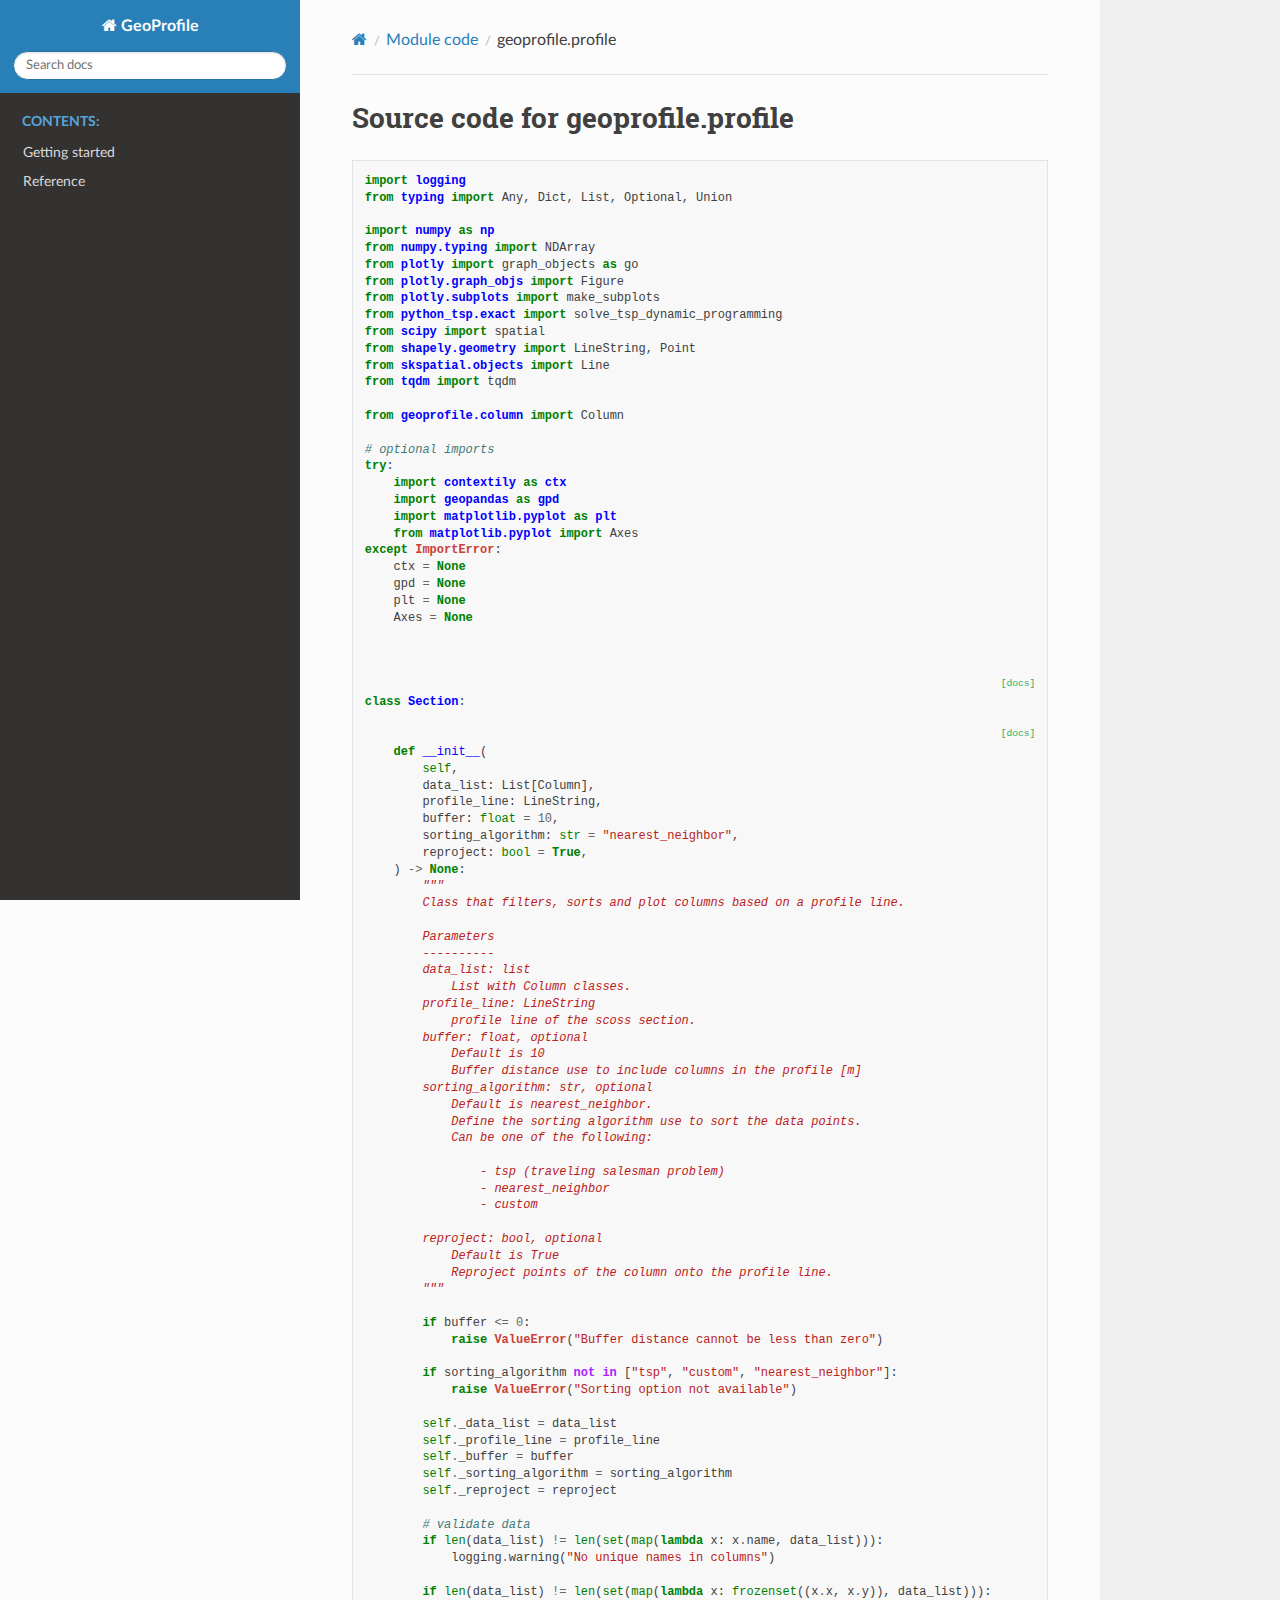
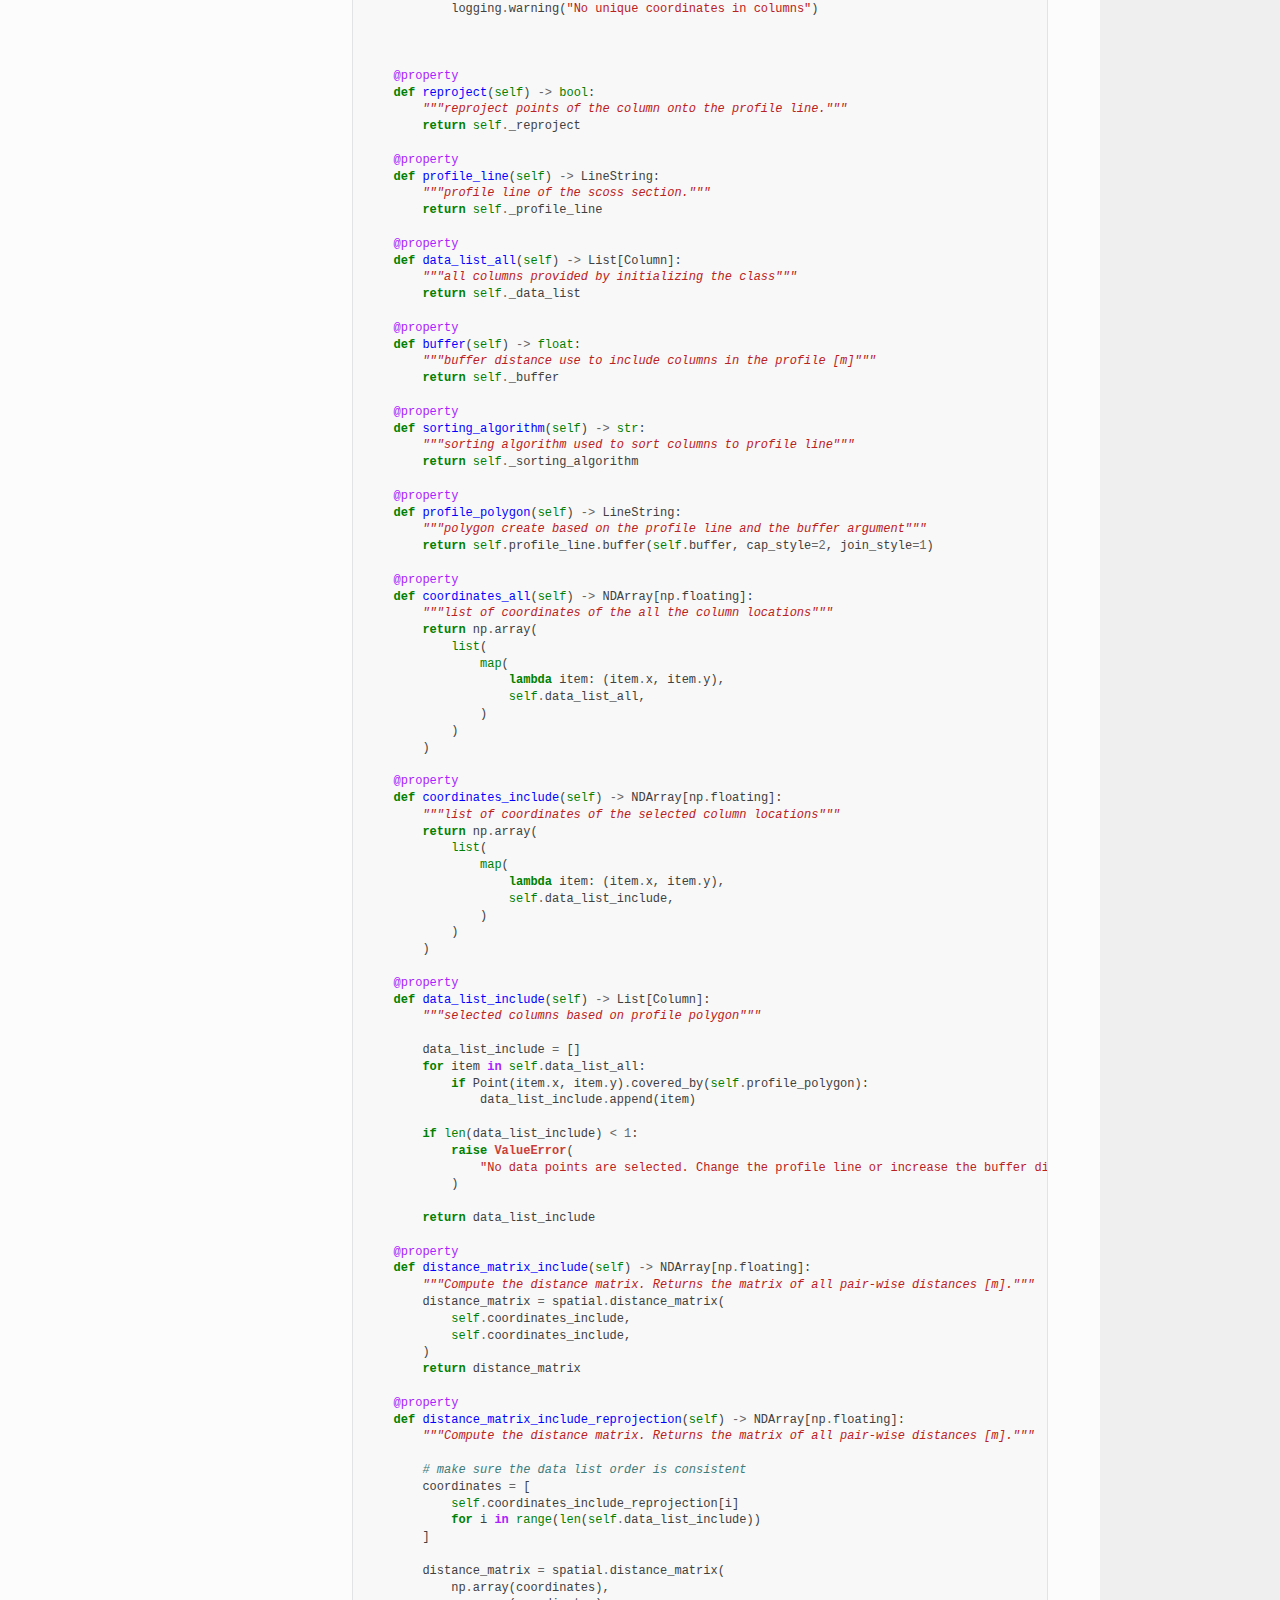
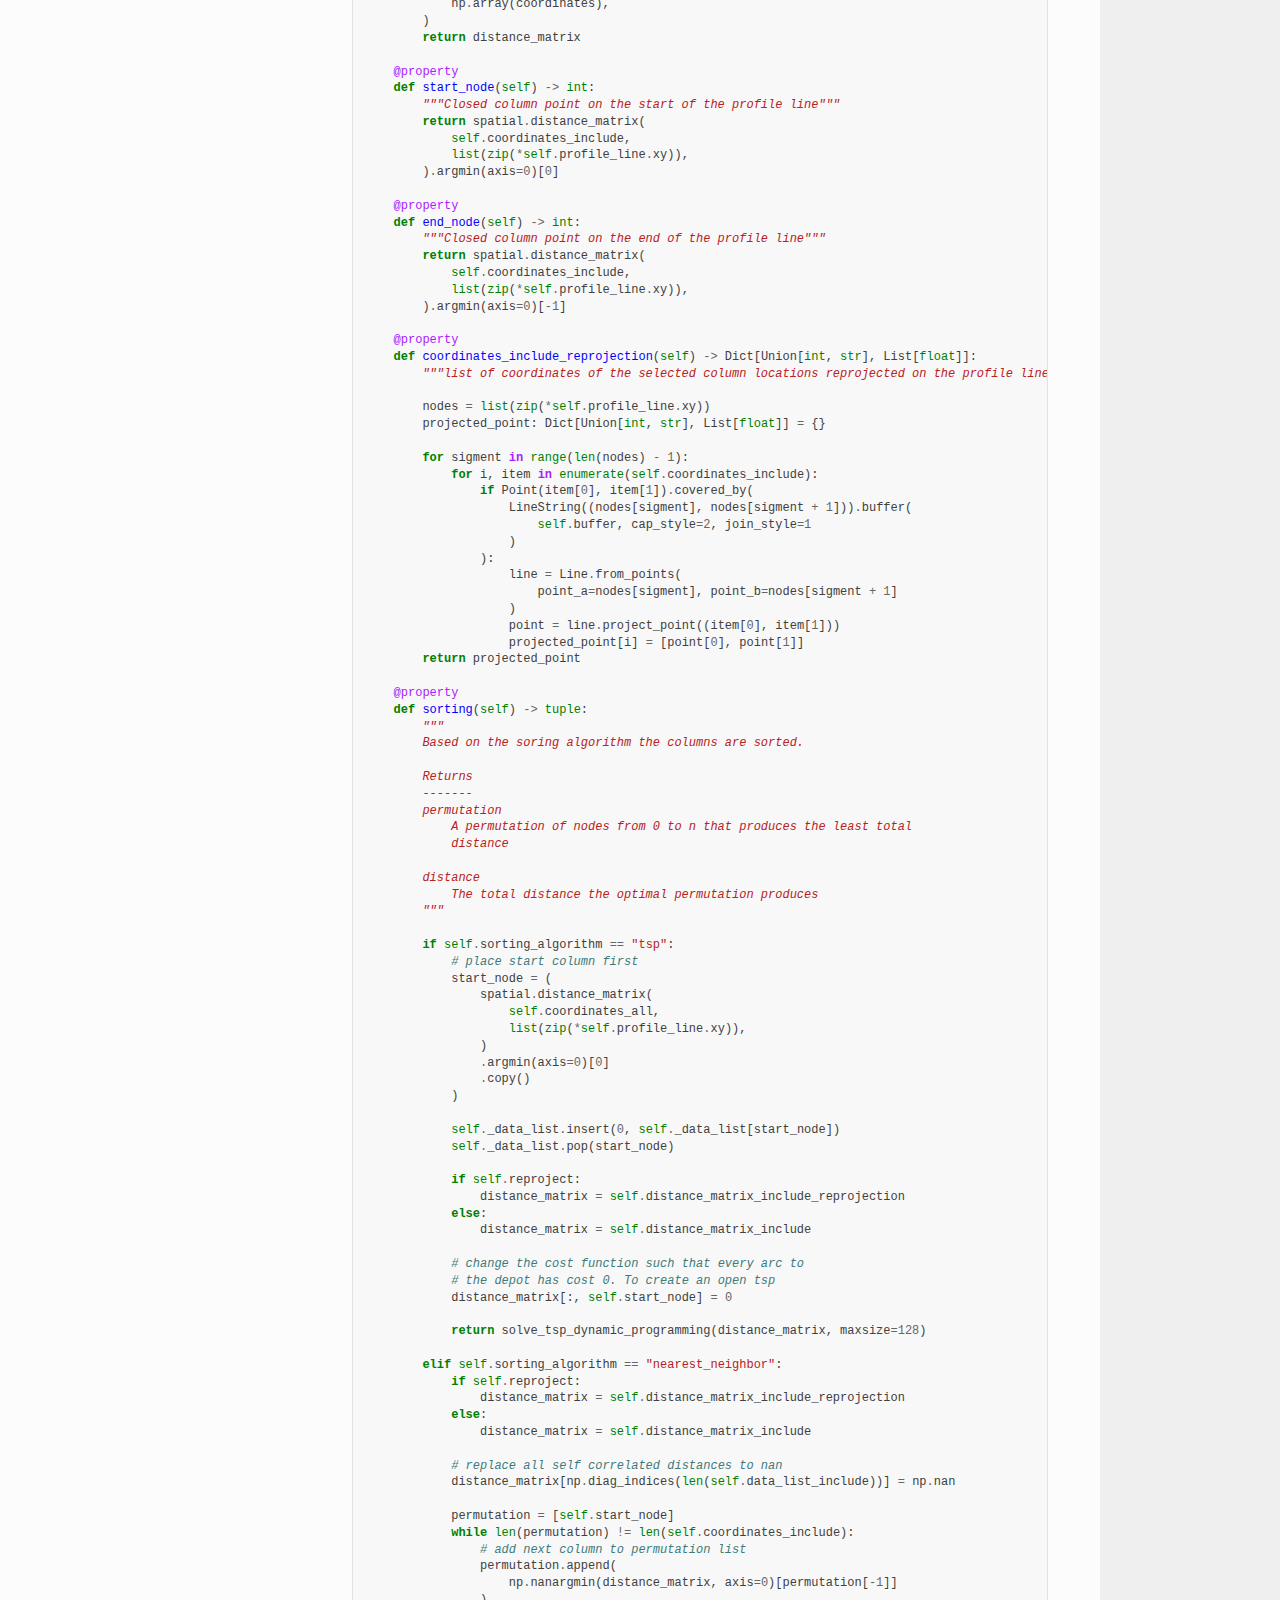
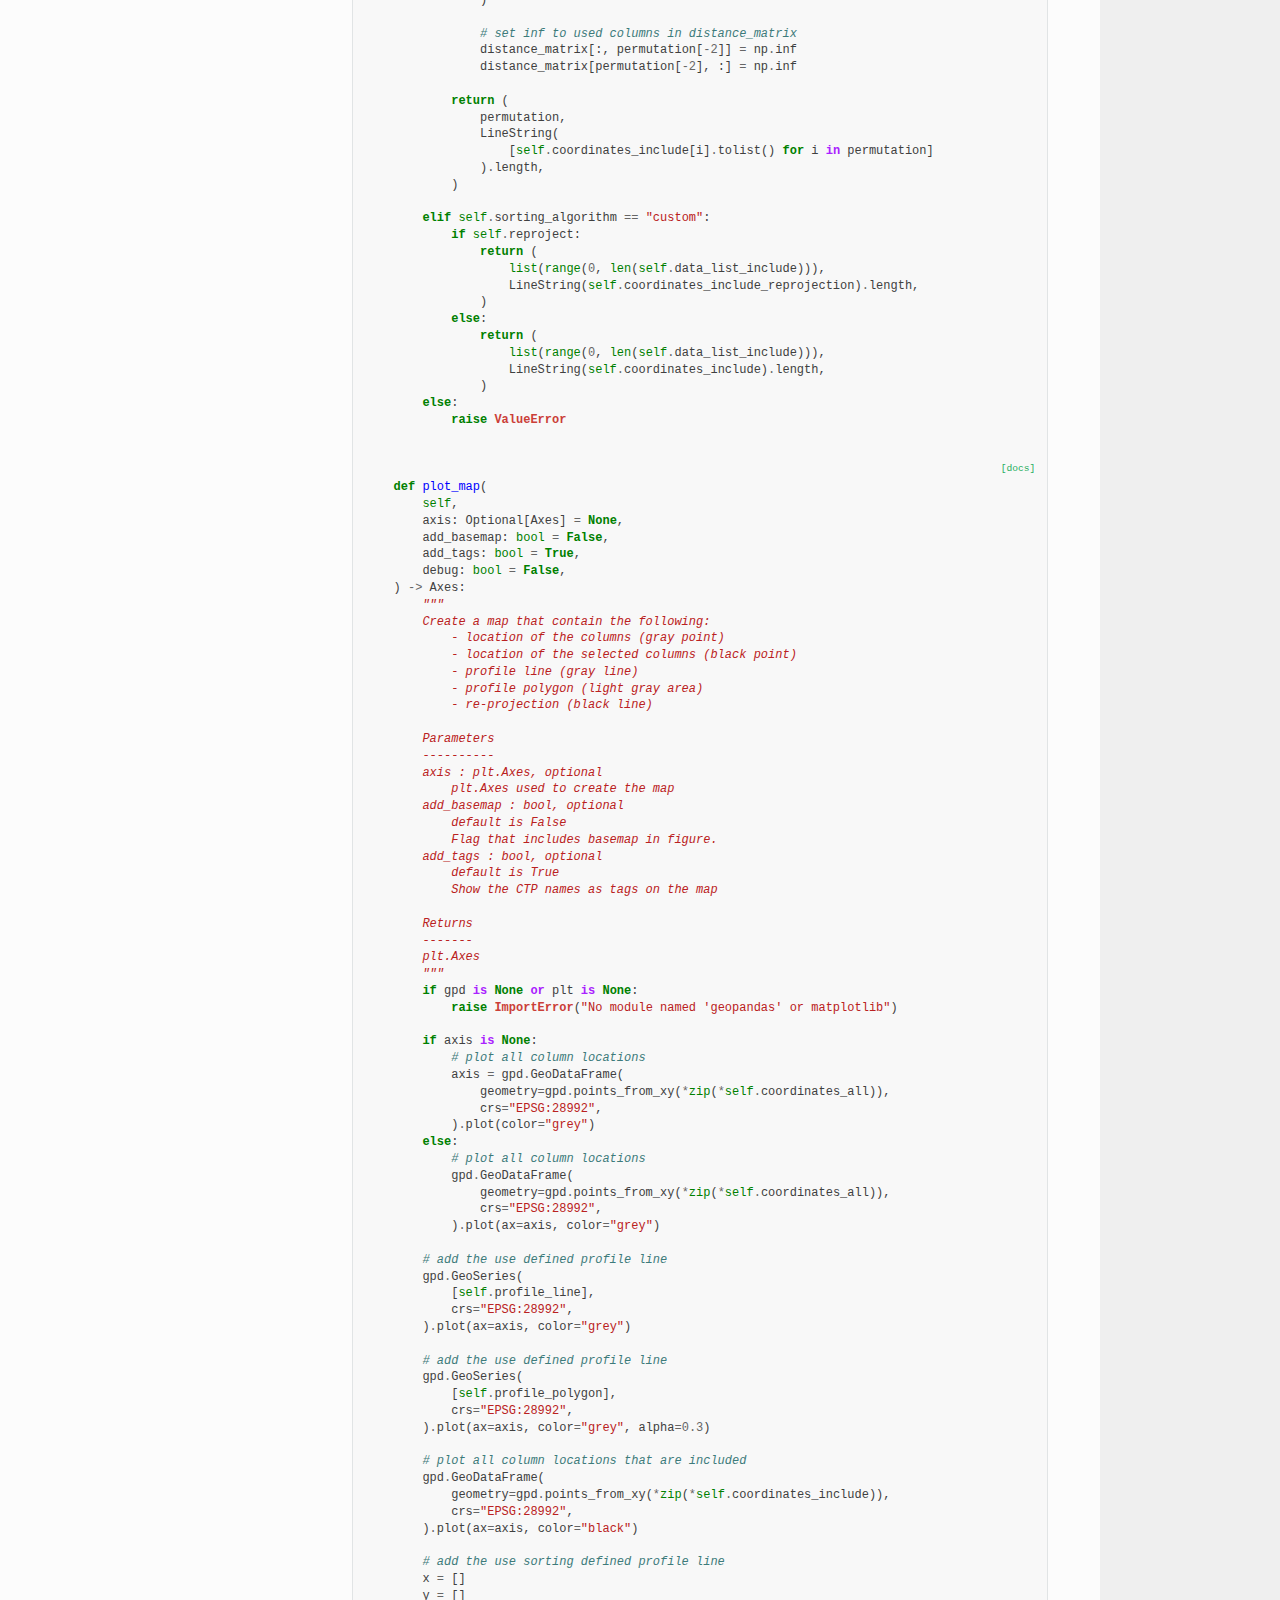
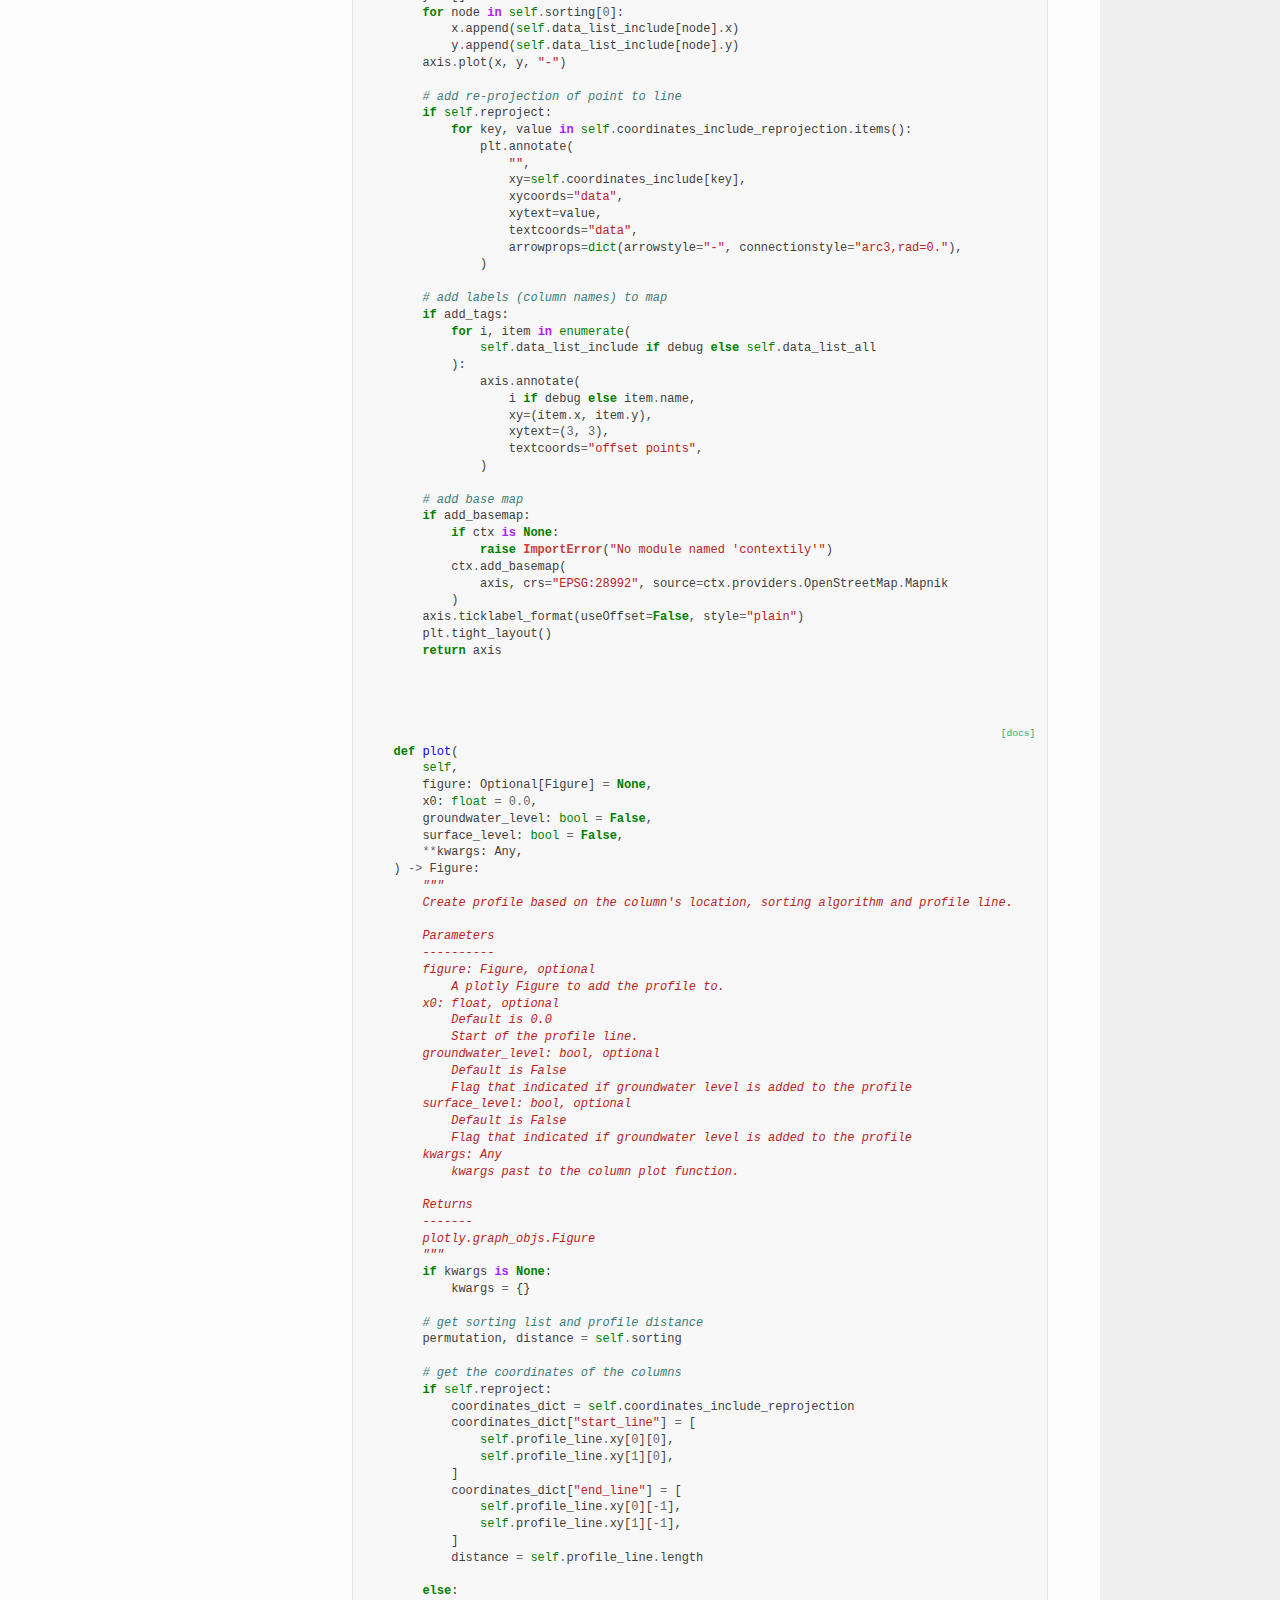
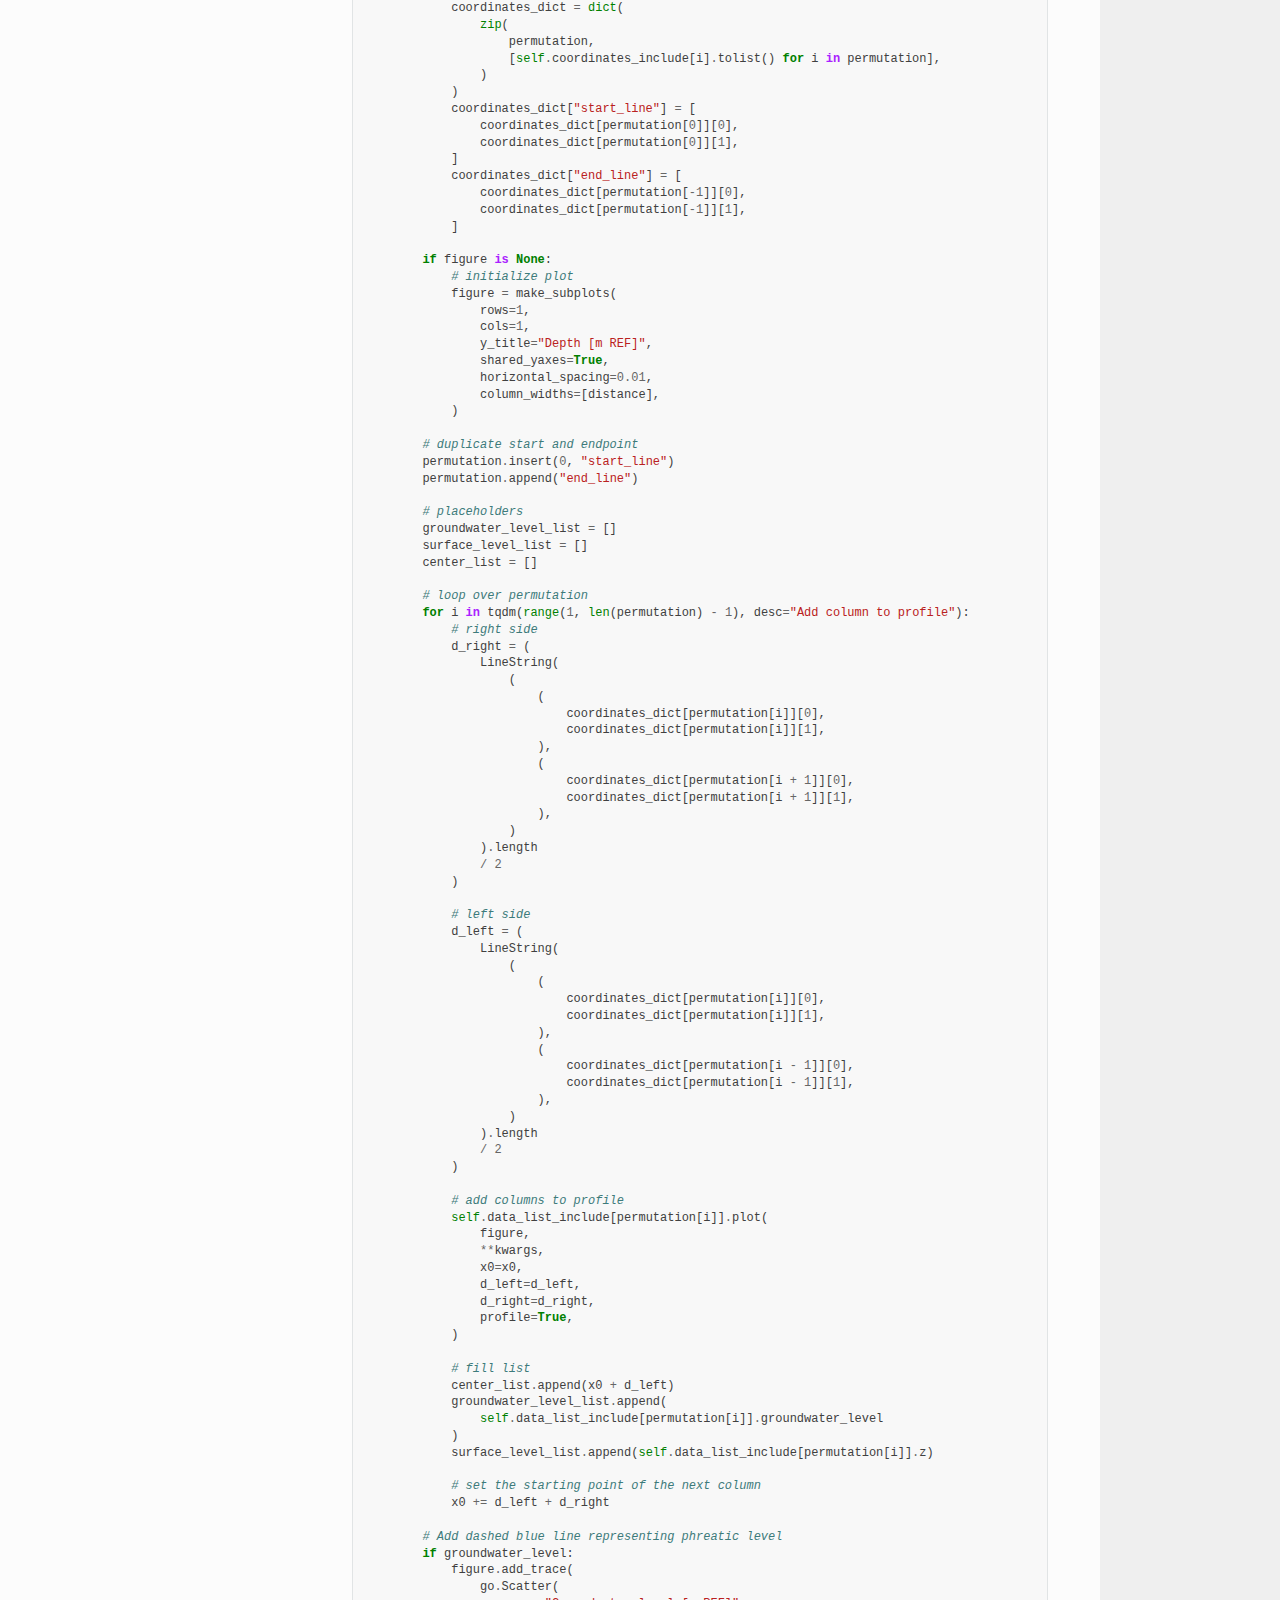
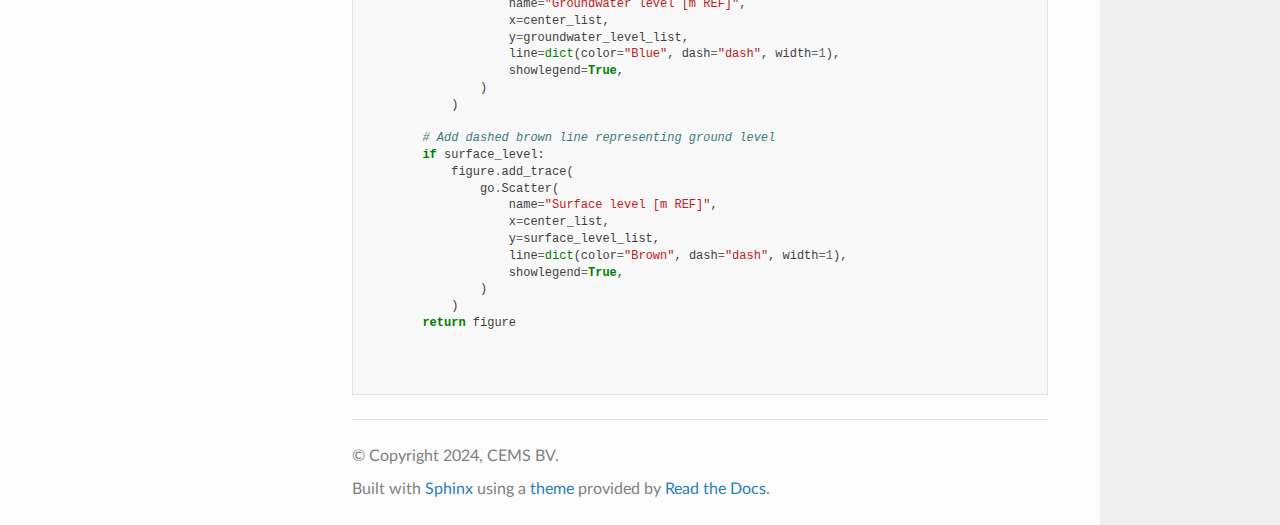
<file: _modules/geoprofile/profile.html>
<!DOCTYPE html>
<html class="writer-html5" lang="en" data-content_root="../../">
<head>
  <meta charset="utf-8" />
  <meta name="viewport" content="width=device-width, initial-scale=1.0" />
  <title>geoprofile.profile &mdash; GeoProfile 0.1.0 documentation</title>
      <link rel="stylesheet" type="text/css" href="../../_static/pygments.css?v=b86133f3" />
      <link rel="stylesheet" type="text/css" href="../../_static/css/theme.css?v=e59714d7" />
      <link rel="stylesheet" type="text/css" href="../../_static/css/index.css?v=a925da5d" />

  
      <script src="../../_static/jquery.js?v=5d32c60e"></script>
      <script src="../../_static/_sphinx_javascript_frameworks_compat.js?v=2cd50e6c"></script>
      <script src="../../_static/documentation_options.js?v=01f34227"></script>
      <script src="../../_static/doctools.js?v=9bcbadda"></script>
      <script src="../../_static/sphinx_highlight.js?v=dc90522c"></script>
    <script src="../../_static/js/theme.js"></script>
    <link rel="index" title="Index" href="../../genindex.html" />
    <link rel="search" title="Search" href="../../search.html" /> 
</head>

<body class="wy-body-for-nav"> 
  <div class="wy-grid-for-nav">
    <nav data-toggle="wy-nav-shift" class="wy-nav-side">
      <div class="wy-side-scroll">
        <div class="wy-side-nav-search" >

          
          
          <a href="../../index.html" class="icon icon-home">
            GeoProfile
          </a>
<div role="search">
  <form id="rtd-search-form" class="wy-form" action="../../search.html" method="get">
    <input type="text" name="q" placeholder="Search docs" aria-label="Search docs" />
    <input type="hidden" name="check_keywords" value="yes" />
    <input type="hidden" name="area" value="default" />
  </form>
</div>
        </div><div class="wy-menu wy-menu-vertical" data-spy="affix" role="navigation" aria-label="Navigation menu">
              <p class="caption" role="heading"><span class="caption-text">Contents:</span></p>
<ul>
<li class="toctree-l1"><a class="reference internal" href="../../tree/getting_started.html">Getting started</a></li>
<li class="toctree-l1"><a class="reference internal" href="../../tree/reference.html">Reference</a></li>
</ul>

        </div>
      </div>
    </nav>

    <section data-toggle="wy-nav-shift" class="wy-nav-content-wrap"><nav class="wy-nav-top" aria-label="Mobile navigation menu" >
          <i data-toggle="wy-nav-top" class="fa fa-bars"></i>
          <a href="../../index.html">GeoProfile</a>
      </nav>

      <div class="wy-nav-content">
        <div class="rst-content">
          <div role="navigation" aria-label="Page navigation">
  <ul class="wy-breadcrumbs">
      <li><a href="../../index.html" class="icon icon-home" aria-label="Home"></a></li>
          <li class="breadcrumb-item"><a href="../index.html">Module code</a></li>
      <li class="breadcrumb-item active">geoprofile.profile</li>
      <li class="wy-breadcrumbs-aside">
      </li>
  </ul>
  <hr/>
</div>
          <div role="main" class="document" itemscope="itemscope" itemtype="http://schema.org/Article">
           <div itemprop="articleBody">
             
  <h1>Source code for geoprofile.profile</h1><div class="highlight"><pre>
<span></span><span class="kn">import</span><span class="w"> </span><span class="nn">logging</span>
<span class="kn">from</span><span class="w"> </span><span class="nn">typing</span><span class="w"> </span><span class="kn">import</span> <span class="n">Any</span><span class="p">,</span> <span class="n">Dict</span><span class="p">,</span> <span class="n">List</span><span class="p">,</span> <span class="n">Optional</span><span class="p">,</span> <span class="n">Union</span>

<span class="kn">import</span><span class="w"> </span><span class="nn">numpy</span><span class="w"> </span><span class="k">as</span><span class="w"> </span><span class="nn">np</span>
<span class="kn">from</span><span class="w"> </span><span class="nn">numpy.typing</span><span class="w"> </span><span class="kn">import</span> <span class="n">NDArray</span>
<span class="kn">from</span><span class="w"> </span><span class="nn">plotly</span><span class="w"> </span><span class="kn">import</span> <span class="n">graph_objects</span> <span class="k">as</span> <span class="n">go</span>
<span class="kn">from</span><span class="w"> </span><span class="nn">plotly.graph_objs</span><span class="w"> </span><span class="kn">import</span> <span class="n">Figure</span>
<span class="kn">from</span><span class="w"> </span><span class="nn">plotly.subplots</span><span class="w"> </span><span class="kn">import</span> <span class="n">make_subplots</span>
<span class="kn">from</span><span class="w"> </span><span class="nn">python_tsp.exact</span><span class="w"> </span><span class="kn">import</span> <span class="n">solve_tsp_dynamic_programming</span>
<span class="kn">from</span><span class="w"> </span><span class="nn">scipy</span><span class="w"> </span><span class="kn">import</span> <span class="n">spatial</span>
<span class="kn">from</span><span class="w"> </span><span class="nn">shapely.geometry</span><span class="w"> </span><span class="kn">import</span> <span class="n">LineString</span><span class="p">,</span> <span class="n">Point</span>
<span class="kn">from</span><span class="w"> </span><span class="nn">skspatial.objects</span><span class="w"> </span><span class="kn">import</span> <span class="n">Line</span>
<span class="kn">from</span><span class="w"> </span><span class="nn">tqdm</span><span class="w"> </span><span class="kn">import</span> <span class="n">tqdm</span>

<span class="kn">from</span><span class="w"> </span><span class="nn">geoprofile.column</span><span class="w"> </span><span class="kn">import</span> <span class="n">Column</span>

<span class="c1"># optional imports</span>
<span class="k">try</span><span class="p">:</span>
    <span class="kn">import</span><span class="w"> </span><span class="nn">contextily</span><span class="w"> </span><span class="k">as</span><span class="w"> </span><span class="nn">ctx</span>
    <span class="kn">import</span><span class="w"> </span><span class="nn">geopandas</span><span class="w"> </span><span class="k">as</span><span class="w"> </span><span class="nn">gpd</span>
    <span class="kn">import</span><span class="w"> </span><span class="nn">matplotlib.pyplot</span><span class="w"> </span><span class="k">as</span><span class="w"> </span><span class="nn">plt</span>
    <span class="kn">from</span><span class="w"> </span><span class="nn">matplotlib.pyplot</span><span class="w"> </span><span class="kn">import</span> <span class="n">Axes</span>
<span class="k">except</span> <span class="ne">ImportError</span><span class="p">:</span>
    <span class="n">ctx</span> <span class="o">=</span> <span class="kc">None</span>
    <span class="n">gpd</span> <span class="o">=</span> <span class="kc">None</span>
    <span class="n">plt</span> <span class="o">=</span> <span class="kc">None</span>
    <span class="n">Axes</span> <span class="o">=</span> <span class="kc">None</span>


<div class="viewcode-block" id="Section">
<a class="viewcode-back" href="../../tree/reference.html#geoprofile.profile.Section">[docs]</a>
<span class="k">class</span><span class="w"> </span><span class="nc">Section</span><span class="p">:</span>
<div class="viewcode-block" id="Section.__init__">
<a class="viewcode-back" href="../../tree/reference.html#geoprofile.profile.Section.__init__">[docs]</a>
    <span class="k">def</span><span class="w"> </span><span class="fm">__init__</span><span class="p">(</span>
        <span class="bp">self</span><span class="p">,</span>
        <span class="n">data_list</span><span class="p">:</span> <span class="n">List</span><span class="p">[</span><span class="n">Column</span><span class="p">],</span>
        <span class="n">profile_line</span><span class="p">:</span> <span class="n">LineString</span><span class="p">,</span>
        <span class="n">buffer</span><span class="p">:</span> <span class="nb">float</span> <span class="o">=</span> <span class="mi">10</span><span class="p">,</span>
        <span class="n">sorting_algorithm</span><span class="p">:</span> <span class="nb">str</span> <span class="o">=</span> <span class="s2">&quot;nearest_neighbor&quot;</span><span class="p">,</span>
        <span class="n">reproject</span><span class="p">:</span> <span class="nb">bool</span> <span class="o">=</span> <span class="kc">True</span><span class="p">,</span>
    <span class="p">)</span> <span class="o">-&gt;</span> <span class="kc">None</span><span class="p">:</span>
<span class="w">        </span><span class="sd">&quot;&quot;&quot;</span>
<span class="sd">        Class that filters, sorts and plot columns based on a profile line.</span>

<span class="sd">        Parameters</span>
<span class="sd">        ----------</span>
<span class="sd">        data_list: list</span>
<span class="sd">            List with Column classes.</span>
<span class="sd">        profile_line: LineString</span>
<span class="sd">            profile line of the scoss section.</span>
<span class="sd">        buffer: float, optional</span>
<span class="sd">            Default is 10</span>
<span class="sd">            Buffer distance use to include columns in the profile [m]</span>
<span class="sd">        sorting_algorithm: str, optional</span>
<span class="sd">            Default is nearest_neighbor.</span>
<span class="sd">            Define the sorting algorithm use to sort the data points.</span>
<span class="sd">            Can be one of the following:</span>

<span class="sd">                - tsp (traveling salesman problem)</span>
<span class="sd">                - nearest_neighbor</span>
<span class="sd">                - custom</span>

<span class="sd">        reproject: bool, optional</span>
<span class="sd">            Default is True</span>
<span class="sd">            Reproject points of the column onto the profile line.</span>
<span class="sd">        &quot;&quot;&quot;</span>

        <span class="k">if</span> <span class="n">buffer</span> <span class="o">&lt;=</span> <span class="mi">0</span><span class="p">:</span>
            <span class="k">raise</span> <span class="ne">ValueError</span><span class="p">(</span><span class="s2">&quot;Buffer distance cannot be less than zero&quot;</span><span class="p">)</span>

        <span class="k">if</span> <span class="n">sorting_algorithm</span> <span class="ow">not</span> <span class="ow">in</span> <span class="p">[</span><span class="s2">&quot;tsp&quot;</span><span class="p">,</span> <span class="s2">&quot;custom&quot;</span><span class="p">,</span> <span class="s2">&quot;nearest_neighbor&quot;</span><span class="p">]:</span>
            <span class="k">raise</span> <span class="ne">ValueError</span><span class="p">(</span><span class="s2">&quot;Sorting option not available&quot;</span><span class="p">)</span>

        <span class="bp">self</span><span class="o">.</span><span class="n">_data_list</span> <span class="o">=</span> <span class="n">data_list</span>
        <span class="bp">self</span><span class="o">.</span><span class="n">_profile_line</span> <span class="o">=</span> <span class="n">profile_line</span>
        <span class="bp">self</span><span class="o">.</span><span class="n">_buffer</span> <span class="o">=</span> <span class="n">buffer</span>
        <span class="bp">self</span><span class="o">.</span><span class="n">_sorting_algorithm</span> <span class="o">=</span> <span class="n">sorting_algorithm</span>
        <span class="bp">self</span><span class="o">.</span><span class="n">_reproject</span> <span class="o">=</span> <span class="n">reproject</span>

        <span class="c1"># validate data</span>
        <span class="k">if</span> <span class="nb">len</span><span class="p">(</span><span class="n">data_list</span><span class="p">)</span> <span class="o">!=</span> <span class="nb">len</span><span class="p">(</span><span class="nb">set</span><span class="p">(</span><span class="nb">map</span><span class="p">(</span><span class="k">lambda</span> <span class="n">x</span><span class="p">:</span> <span class="n">x</span><span class="o">.</span><span class="n">name</span><span class="p">,</span> <span class="n">data_list</span><span class="p">))):</span>
            <span class="n">logging</span><span class="o">.</span><span class="n">warning</span><span class="p">(</span><span class="s2">&quot;No unique names in columns&quot;</span><span class="p">)</span>

        <span class="k">if</span> <span class="nb">len</span><span class="p">(</span><span class="n">data_list</span><span class="p">)</span> <span class="o">!=</span> <span class="nb">len</span><span class="p">(</span><span class="nb">set</span><span class="p">(</span><span class="nb">map</span><span class="p">(</span><span class="k">lambda</span> <span class="n">x</span><span class="p">:</span> <span class="nb">frozenset</span><span class="p">((</span><span class="n">x</span><span class="o">.</span><span class="n">x</span><span class="p">,</span> <span class="n">x</span><span class="o">.</span><span class="n">y</span><span class="p">)),</span> <span class="n">data_list</span><span class="p">))):</span>
            <span class="n">logging</span><span class="o">.</span><span class="n">warning</span><span class="p">(</span><span class="s2">&quot;No unique coordinates in columns&quot;</span><span class="p">)</span></div>


    <span class="nd">@property</span>
    <span class="k">def</span><span class="w"> </span><span class="nf">reproject</span><span class="p">(</span><span class="bp">self</span><span class="p">)</span> <span class="o">-&gt;</span> <span class="nb">bool</span><span class="p">:</span>
<span class="w">        </span><span class="sd">&quot;&quot;&quot;reproject points of the column onto the profile line.&quot;&quot;&quot;</span>
        <span class="k">return</span> <span class="bp">self</span><span class="o">.</span><span class="n">_reproject</span>

    <span class="nd">@property</span>
    <span class="k">def</span><span class="w"> </span><span class="nf">profile_line</span><span class="p">(</span><span class="bp">self</span><span class="p">)</span> <span class="o">-&gt;</span> <span class="n">LineString</span><span class="p">:</span>
<span class="w">        </span><span class="sd">&quot;&quot;&quot;profile line of the scoss section.&quot;&quot;&quot;</span>
        <span class="k">return</span> <span class="bp">self</span><span class="o">.</span><span class="n">_profile_line</span>

    <span class="nd">@property</span>
    <span class="k">def</span><span class="w"> </span><span class="nf">data_list_all</span><span class="p">(</span><span class="bp">self</span><span class="p">)</span> <span class="o">-&gt;</span> <span class="n">List</span><span class="p">[</span><span class="n">Column</span><span class="p">]:</span>
<span class="w">        </span><span class="sd">&quot;&quot;&quot;all columns provided by initializing the class&quot;&quot;&quot;</span>
        <span class="k">return</span> <span class="bp">self</span><span class="o">.</span><span class="n">_data_list</span>

    <span class="nd">@property</span>
    <span class="k">def</span><span class="w"> </span><span class="nf">buffer</span><span class="p">(</span><span class="bp">self</span><span class="p">)</span> <span class="o">-&gt;</span> <span class="nb">float</span><span class="p">:</span>
<span class="w">        </span><span class="sd">&quot;&quot;&quot;buffer distance use to include columns in the profile [m]&quot;&quot;&quot;</span>
        <span class="k">return</span> <span class="bp">self</span><span class="o">.</span><span class="n">_buffer</span>

    <span class="nd">@property</span>
    <span class="k">def</span><span class="w"> </span><span class="nf">sorting_algorithm</span><span class="p">(</span><span class="bp">self</span><span class="p">)</span> <span class="o">-&gt;</span> <span class="nb">str</span><span class="p">:</span>
<span class="w">        </span><span class="sd">&quot;&quot;&quot;sorting algorithm used to sort columns to profile line&quot;&quot;&quot;</span>
        <span class="k">return</span> <span class="bp">self</span><span class="o">.</span><span class="n">_sorting_algorithm</span>

    <span class="nd">@property</span>
    <span class="k">def</span><span class="w"> </span><span class="nf">profile_polygon</span><span class="p">(</span><span class="bp">self</span><span class="p">)</span> <span class="o">-&gt;</span> <span class="n">LineString</span><span class="p">:</span>
<span class="w">        </span><span class="sd">&quot;&quot;&quot;polygon create based on the profile line and the buffer argument&quot;&quot;&quot;</span>
        <span class="k">return</span> <span class="bp">self</span><span class="o">.</span><span class="n">profile_line</span><span class="o">.</span><span class="n">buffer</span><span class="p">(</span><span class="bp">self</span><span class="o">.</span><span class="n">buffer</span><span class="p">,</span> <span class="n">cap_style</span><span class="o">=</span><span class="mi">2</span><span class="p">,</span> <span class="n">join_style</span><span class="o">=</span><span class="mi">1</span><span class="p">)</span>

    <span class="nd">@property</span>
    <span class="k">def</span><span class="w"> </span><span class="nf">coordinates_all</span><span class="p">(</span><span class="bp">self</span><span class="p">)</span> <span class="o">-&gt;</span> <span class="n">NDArray</span><span class="p">[</span><span class="n">np</span><span class="o">.</span><span class="n">floating</span><span class="p">]:</span>
<span class="w">        </span><span class="sd">&quot;&quot;&quot;list of coordinates of the all the column locations&quot;&quot;&quot;</span>
        <span class="k">return</span> <span class="n">np</span><span class="o">.</span><span class="n">array</span><span class="p">(</span>
            <span class="nb">list</span><span class="p">(</span>
                <span class="nb">map</span><span class="p">(</span>
                    <span class="k">lambda</span> <span class="n">item</span><span class="p">:</span> <span class="p">(</span><span class="n">item</span><span class="o">.</span><span class="n">x</span><span class="p">,</span> <span class="n">item</span><span class="o">.</span><span class="n">y</span><span class="p">),</span>
                    <span class="bp">self</span><span class="o">.</span><span class="n">data_list_all</span><span class="p">,</span>
                <span class="p">)</span>
            <span class="p">)</span>
        <span class="p">)</span>

    <span class="nd">@property</span>
    <span class="k">def</span><span class="w"> </span><span class="nf">coordinates_include</span><span class="p">(</span><span class="bp">self</span><span class="p">)</span> <span class="o">-&gt;</span> <span class="n">NDArray</span><span class="p">[</span><span class="n">np</span><span class="o">.</span><span class="n">floating</span><span class="p">]:</span>
<span class="w">        </span><span class="sd">&quot;&quot;&quot;list of coordinates of the selected column locations&quot;&quot;&quot;</span>
        <span class="k">return</span> <span class="n">np</span><span class="o">.</span><span class="n">array</span><span class="p">(</span>
            <span class="nb">list</span><span class="p">(</span>
                <span class="nb">map</span><span class="p">(</span>
                    <span class="k">lambda</span> <span class="n">item</span><span class="p">:</span> <span class="p">(</span><span class="n">item</span><span class="o">.</span><span class="n">x</span><span class="p">,</span> <span class="n">item</span><span class="o">.</span><span class="n">y</span><span class="p">),</span>
                    <span class="bp">self</span><span class="o">.</span><span class="n">data_list_include</span><span class="p">,</span>
                <span class="p">)</span>
            <span class="p">)</span>
        <span class="p">)</span>

    <span class="nd">@property</span>
    <span class="k">def</span><span class="w"> </span><span class="nf">data_list_include</span><span class="p">(</span><span class="bp">self</span><span class="p">)</span> <span class="o">-&gt;</span> <span class="n">List</span><span class="p">[</span><span class="n">Column</span><span class="p">]:</span>
<span class="w">        </span><span class="sd">&quot;&quot;&quot;selected columns based on profile polygon&quot;&quot;&quot;</span>

        <span class="n">data_list_include</span> <span class="o">=</span> <span class="p">[]</span>
        <span class="k">for</span> <span class="n">item</span> <span class="ow">in</span> <span class="bp">self</span><span class="o">.</span><span class="n">data_list_all</span><span class="p">:</span>
            <span class="k">if</span> <span class="n">Point</span><span class="p">(</span><span class="n">item</span><span class="o">.</span><span class="n">x</span><span class="p">,</span> <span class="n">item</span><span class="o">.</span><span class="n">y</span><span class="p">)</span><span class="o">.</span><span class="n">covered_by</span><span class="p">(</span><span class="bp">self</span><span class="o">.</span><span class="n">profile_polygon</span><span class="p">):</span>
                <span class="n">data_list_include</span><span class="o">.</span><span class="n">append</span><span class="p">(</span><span class="n">item</span><span class="p">)</span>

        <span class="k">if</span> <span class="nb">len</span><span class="p">(</span><span class="n">data_list_include</span><span class="p">)</span> <span class="o">&lt;</span> <span class="mi">1</span><span class="p">:</span>
            <span class="k">raise</span> <span class="ne">ValueError</span><span class="p">(</span>
                <span class="s2">&quot;No data points are selected. Change the profile line or increase the buffer distance.&quot;</span>
            <span class="p">)</span>

        <span class="k">return</span> <span class="n">data_list_include</span>

    <span class="nd">@property</span>
    <span class="k">def</span><span class="w"> </span><span class="nf">distance_matrix_include</span><span class="p">(</span><span class="bp">self</span><span class="p">)</span> <span class="o">-&gt;</span> <span class="n">NDArray</span><span class="p">[</span><span class="n">np</span><span class="o">.</span><span class="n">floating</span><span class="p">]:</span>
<span class="w">        </span><span class="sd">&quot;&quot;&quot;Compute the distance matrix. Returns the matrix of all pair-wise distances [m].&quot;&quot;&quot;</span>
        <span class="n">distance_matrix</span> <span class="o">=</span> <span class="n">spatial</span><span class="o">.</span><span class="n">distance_matrix</span><span class="p">(</span>
            <span class="bp">self</span><span class="o">.</span><span class="n">coordinates_include</span><span class="p">,</span>
            <span class="bp">self</span><span class="o">.</span><span class="n">coordinates_include</span><span class="p">,</span>
        <span class="p">)</span>
        <span class="k">return</span> <span class="n">distance_matrix</span>

    <span class="nd">@property</span>
    <span class="k">def</span><span class="w"> </span><span class="nf">distance_matrix_include_reprojection</span><span class="p">(</span><span class="bp">self</span><span class="p">)</span> <span class="o">-&gt;</span> <span class="n">NDArray</span><span class="p">[</span><span class="n">np</span><span class="o">.</span><span class="n">floating</span><span class="p">]:</span>
<span class="w">        </span><span class="sd">&quot;&quot;&quot;Compute the distance matrix. Returns the matrix of all pair-wise distances [m].&quot;&quot;&quot;</span>

        <span class="c1"># make sure the data list order is consistent</span>
        <span class="n">coordinates</span> <span class="o">=</span> <span class="p">[</span>
            <span class="bp">self</span><span class="o">.</span><span class="n">coordinates_include_reprojection</span><span class="p">[</span><span class="n">i</span><span class="p">]</span>
            <span class="k">for</span> <span class="n">i</span> <span class="ow">in</span> <span class="nb">range</span><span class="p">(</span><span class="nb">len</span><span class="p">(</span><span class="bp">self</span><span class="o">.</span><span class="n">data_list_include</span><span class="p">))</span>
        <span class="p">]</span>

        <span class="n">distance_matrix</span> <span class="o">=</span> <span class="n">spatial</span><span class="o">.</span><span class="n">distance_matrix</span><span class="p">(</span>
            <span class="n">np</span><span class="o">.</span><span class="n">array</span><span class="p">(</span><span class="n">coordinates</span><span class="p">),</span>
            <span class="n">np</span><span class="o">.</span><span class="n">array</span><span class="p">(</span><span class="n">coordinates</span><span class="p">),</span>
        <span class="p">)</span>
        <span class="k">return</span> <span class="n">distance_matrix</span>

    <span class="nd">@property</span>
    <span class="k">def</span><span class="w"> </span><span class="nf">start_node</span><span class="p">(</span><span class="bp">self</span><span class="p">)</span> <span class="o">-&gt;</span> <span class="nb">int</span><span class="p">:</span>
<span class="w">        </span><span class="sd">&quot;&quot;&quot;Closed column point on the start of the profile line&quot;&quot;&quot;</span>
        <span class="k">return</span> <span class="n">spatial</span><span class="o">.</span><span class="n">distance_matrix</span><span class="p">(</span>
            <span class="bp">self</span><span class="o">.</span><span class="n">coordinates_include</span><span class="p">,</span>
            <span class="nb">list</span><span class="p">(</span><span class="nb">zip</span><span class="p">(</span><span class="o">*</span><span class="bp">self</span><span class="o">.</span><span class="n">profile_line</span><span class="o">.</span><span class="n">xy</span><span class="p">)),</span>
        <span class="p">)</span><span class="o">.</span><span class="n">argmin</span><span class="p">(</span><span class="n">axis</span><span class="o">=</span><span class="mi">0</span><span class="p">)[</span><span class="mi">0</span><span class="p">]</span>

    <span class="nd">@property</span>
    <span class="k">def</span><span class="w"> </span><span class="nf">end_node</span><span class="p">(</span><span class="bp">self</span><span class="p">)</span> <span class="o">-&gt;</span> <span class="nb">int</span><span class="p">:</span>
<span class="w">        </span><span class="sd">&quot;&quot;&quot;Closed column point on the end of the profile line&quot;&quot;&quot;</span>
        <span class="k">return</span> <span class="n">spatial</span><span class="o">.</span><span class="n">distance_matrix</span><span class="p">(</span>
            <span class="bp">self</span><span class="o">.</span><span class="n">coordinates_include</span><span class="p">,</span>
            <span class="nb">list</span><span class="p">(</span><span class="nb">zip</span><span class="p">(</span><span class="o">*</span><span class="bp">self</span><span class="o">.</span><span class="n">profile_line</span><span class="o">.</span><span class="n">xy</span><span class="p">)),</span>
        <span class="p">)</span><span class="o">.</span><span class="n">argmin</span><span class="p">(</span><span class="n">axis</span><span class="o">=</span><span class="mi">0</span><span class="p">)[</span><span class="o">-</span><span class="mi">1</span><span class="p">]</span>

    <span class="nd">@property</span>
    <span class="k">def</span><span class="w"> </span><span class="nf">coordinates_include_reprojection</span><span class="p">(</span><span class="bp">self</span><span class="p">)</span> <span class="o">-&gt;</span> <span class="n">Dict</span><span class="p">[</span><span class="n">Union</span><span class="p">[</span><span class="nb">int</span><span class="p">,</span> <span class="nb">str</span><span class="p">],</span> <span class="n">List</span><span class="p">[</span><span class="nb">float</span><span class="p">]]:</span>
<span class="w">        </span><span class="sd">&quot;&quot;&quot;list of coordinates of the selected column locations reprojected on the profile line&quot;&quot;&quot;</span>

        <span class="n">nodes</span> <span class="o">=</span> <span class="nb">list</span><span class="p">(</span><span class="nb">zip</span><span class="p">(</span><span class="o">*</span><span class="bp">self</span><span class="o">.</span><span class="n">profile_line</span><span class="o">.</span><span class="n">xy</span><span class="p">))</span>
        <span class="n">projected_point</span><span class="p">:</span> <span class="n">Dict</span><span class="p">[</span><span class="n">Union</span><span class="p">[</span><span class="nb">int</span><span class="p">,</span> <span class="nb">str</span><span class="p">],</span> <span class="n">List</span><span class="p">[</span><span class="nb">float</span><span class="p">]]</span> <span class="o">=</span> <span class="p">{}</span>

        <span class="k">for</span> <span class="n">sigment</span> <span class="ow">in</span> <span class="nb">range</span><span class="p">(</span><span class="nb">len</span><span class="p">(</span><span class="n">nodes</span><span class="p">)</span> <span class="o">-</span> <span class="mi">1</span><span class="p">):</span>
            <span class="k">for</span> <span class="n">i</span><span class="p">,</span> <span class="n">item</span> <span class="ow">in</span> <span class="nb">enumerate</span><span class="p">(</span><span class="bp">self</span><span class="o">.</span><span class="n">coordinates_include</span><span class="p">):</span>
                <span class="k">if</span> <span class="n">Point</span><span class="p">(</span><span class="n">item</span><span class="p">[</span><span class="mi">0</span><span class="p">],</span> <span class="n">item</span><span class="p">[</span><span class="mi">1</span><span class="p">])</span><span class="o">.</span><span class="n">covered_by</span><span class="p">(</span>
                    <span class="n">LineString</span><span class="p">((</span><span class="n">nodes</span><span class="p">[</span><span class="n">sigment</span><span class="p">],</span> <span class="n">nodes</span><span class="p">[</span><span class="n">sigment</span> <span class="o">+</span> <span class="mi">1</span><span class="p">]))</span><span class="o">.</span><span class="n">buffer</span><span class="p">(</span>
                        <span class="bp">self</span><span class="o">.</span><span class="n">buffer</span><span class="p">,</span> <span class="n">cap_style</span><span class="o">=</span><span class="mi">2</span><span class="p">,</span> <span class="n">join_style</span><span class="o">=</span><span class="mi">1</span>
                    <span class="p">)</span>
                <span class="p">):</span>
                    <span class="n">line</span> <span class="o">=</span> <span class="n">Line</span><span class="o">.</span><span class="n">from_points</span><span class="p">(</span>
                        <span class="n">point_a</span><span class="o">=</span><span class="n">nodes</span><span class="p">[</span><span class="n">sigment</span><span class="p">],</span> <span class="n">point_b</span><span class="o">=</span><span class="n">nodes</span><span class="p">[</span><span class="n">sigment</span> <span class="o">+</span> <span class="mi">1</span><span class="p">]</span>
                    <span class="p">)</span>
                    <span class="n">point</span> <span class="o">=</span> <span class="n">line</span><span class="o">.</span><span class="n">project_point</span><span class="p">((</span><span class="n">item</span><span class="p">[</span><span class="mi">0</span><span class="p">],</span> <span class="n">item</span><span class="p">[</span><span class="mi">1</span><span class="p">]))</span>
                    <span class="n">projected_point</span><span class="p">[</span><span class="n">i</span><span class="p">]</span> <span class="o">=</span> <span class="p">[</span><span class="n">point</span><span class="p">[</span><span class="mi">0</span><span class="p">],</span> <span class="n">point</span><span class="p">[</span><span class="mi">1</span><span class="p">]]</span>
        <span class="k">return</span> <span class="n">projected_point</span>

    <span class="nd">@property</span>
    <span class="k">def</span><span class="w"> </span><span class="nf">sorting</span><span class="p">(</span><span class="bp">self</span><span class="p">)</span> <span class="o">-&gt;</span> <span class="nb">tuple</span><span class="p">:</span>
<span class="w">        </span><span class="sd">&quot;&quot;&quot;</span>
<span class="sd">        Based on the soring algorithm the columns are sorted.</span>

<span class="sd">        Returns</span>
<span class="sd">        -------</span>
<span class="sd">        permutation</span>
<span class="sd">            A permutation of nodes from 0 to n that produces the least total</span>
<span class="sd">            distance</span>

<span class="sd">        distance</span>
<span class="sd">            The total distance the optimal permutation produces</span>
<span class="sd">        &quot;&quot;&quot;</span>

        <span class="k">if</span> <span class="bp">self</span><span class="o">.</span><span class="n">sorting_algorithm</span> <span class="o">==</span> <span class="s2">&quot;tsp&quot;</span><span class="p">:</span>
            <span class="c1"># place start column first</span>
            <span class="n">start_node</span> <span class="o">=</span> <span class="p">(</span>
                <span class="n">spatial</span><span class="o">.</span><span class="n">distance_matrix</span><span class="p">(</span>
                    <span class="bp">self</span><span class="o">.</span><span class="n">coordinates_all</span><span class="p">,</span>
                    <span class="nb">list</span><span class="p">(</span><span class="nb">zip</span><span class="p">(</span><span class="o">*</span><span class="bp">self</span><span class="o">.</span><span class="n">profile_line</span><span class="o">.</span><span class="n">xy</span><span class="p">)),</span>
                <span class="p">)</span>
                <span class="o">.</span><span class="n">argmin</span><span class="p">(</span><span class="n">axis</span><span class="o">=</span><span class="mi">0</span><span class="p">)[</span><span class="mi">0</span><span class="p">]</span>
                <span class="o">.</span><span class="n">copy</span><span class="p">()</span>
            <span class="p">)</span>

            <span class="bp">self</span><span class="o">.</span><span class="n">_data_list</span><span class="o">.</span><span class="n">insert</span><span class="p">(</span><span class="mi">0</span><span class="p">,</span> <span class="bp">self</span><span class="o">.</span><span class="n">_data_list</span><span class="p">[</span><span class="n">start_node</span><span class="p">])</span>
            <span class="bp">self</span><span class="o">.</span><span class="n">_data_list</span><span class="o">.</span><span class="n">pop</span><span class="p">(</span><span class="n">start_node</span><span class="p">)</span>

            <span class="k">if</span> <span class="bp">self</span><span class="o">.</span><span class="n">reproject</span><span class="p">:</span>
                <span class="n">distance_matrix</span> <span class="o">=</span> <span class="bp">self</span><span class="o">.</span><span class="n">distance_matrix_include_reprojection</span>
            <span class="k">else</span><span class="p">:</span>
                <span class="n">distance_matrix</span> <span class="o">=</span> <span class="bp">self</span><span class="o">.</span><span class="n">distance_matrix_include</span>

            <span class="c1"># change the cost function such that every arc to</span>
            <span class="c1"># the depot has cost 0. To create an open tsp</span>
            <span class="n">distance_matrix</span><span class="p">[:,</span> <span class="bp">self</span><span class="o">.</span><span class="n">start_node</span><span class="p">]</span> <span class="o">=</span> <span class="mi">0</span>

            <span class="k">return</span> <span class="n">solve_tsp_dynamic_programming</span><span class="p">(</span><span class="n">distance_matrix</span><span class="p">,</span> <span class="n">maxsize</span><span class="o">=</span><span class="mi">128</span><span class="p">)</span>

        <span class="k">elif</span> <span class="bp">self</span><span class="o">.</span><span class="n">sorting_algorithm</span> <span class="o">==</span> <span class="s2">&quot;nearest_neighbor&quot;</span><span class="p">:</span>
            <span class="k">if</span> <span class="bp">self</span><span class="o">.</span><span class="n">reproject</span><span class="p">:</span>
                <span class="n">distance_matrix</span> <span class="o">=</span> <span class="bp">self</span><span class="o">.</span><span class="n">distance_matrix_include_reprojection</span>
            <span class="k">else</span><span class="p">:</span>
                <span class="n">distance_matrix</span> <span class="o">=</span> <span class="bp">self</span><span class="o">.</span><span class="n">distance_matrix_include</span>

            <span class="c1"># replace all self correlated distances to nan</span>
            <span class="n">distance_matrix</span><span class="p">[</span><span class="n">np</span><span class="o">.</span><span class="n">diag_indices</span><span class="p">(</span><span class="nb">len</span><span class="p">(</span><span class="bp">self</span><span class="o">.</span><span class="n">data_list_include</span><span class="p">))]</span> <span class="o">=</span> <span class="n">np</span><span class="o">.</span><span class="n">nan</span>

            <span class="n">permutation</span> <span class="o">=</span> <span class="p">[</span><span class="bp">self</span><span class="o">.</span><span class="n">start_node</span><span class="p">]</span>
            <span class="k">while</span> <span class="nb">len</span><span class="p">(</span><span class="n">permutation</span><span class="p">)</span> <span class="o">!=</span> <span class="nb">len</span><span class="p">(</span><span class="bp">self</span><span class="o">.</span><span class="n">coordinates_include</span><span class="p">):</span>
                <span class="c1"># add next column to permutation list</span>
                <span class="n">permutation</span><span class="o">.</span><span class="n">append</span><span class="p">(</span>
                    <span class="n">np</span><span class="o">.</span><span class="n">nanargmin</span><span class="p">(</span><span class="n">distance_matrix</span><span class="p">,</span> <span class="n">axis</span><span class="o">=</span><span class="mi">0</span><span class="p">)[</span><span class="n">permutation</span><span class="p">[</span><span class="o">-</span><span class="mi">1</span><span class="p">]]</span>
                <span class="p">)</span>

                <span class="c1"># set inf to used columns in distance_matrix</span>
                <span class="n">distance_matrix</span><span class="p">[:,</span> <span class="n">permutation</span><span class="p">[</span><span class="o">-</span><span class="mi">2</span><span class="p">]]</span> <span class="o">=</span> <span class="n">np</span><span class="o">.</span><span class="n">inf</span>
                <span class="n">distance_matrix</span><span class="p">[</span><span class="n">permutation</span><span class="p">[</span><span class="o">-</span><span class="mi">2</span><span class="p">],</span> <span class="p">:]</span> <span class="o">=</span> <span class="n">np</span><span class="o">.</span><span class="n">inf</span>

            <span class="k">return</span> <span class="p">(</span>
                <span class="n">permutation</span><span class="p">,</span>
                <span class="n">LineString</span><span class="p">(</span>
                    <span class="p">[</span><span class="bp">self</span><span class="o">.</span><span class="n">coordinates_include</span><span class="p">[</span><span class="n">i</span><span class="p">]</span><span class="o">.</span><span class="n">tolist</span><span class="p">()</span> <span class="k">for</span> <span class="n">i</span> <span class="ow">in</span> <span class="n">permutation</span><span class="p">]</span>
                <span class="p">)</span><span class="o">.</span><span class="n">length</span><span class="p">,</span>
            <span class="p">)</span>

        <span class="k">elif</span> <span class="bp">self</span><span class="o">.</span><span class="n">sorting_algorithm</span> <span class="o">==</span> <span class="s2">&quot;custom&quot;</span><span class="p">:</span>
            <span class="k">if</span> <span class="bp">self</span><span class="o">.</span><span class="n">reproject</span><span class="p">:</span>
                <span class="k">return</span> <span class="p">(</span>
                    <span class="nb">list</span><span class="p">(</span><span class="nb">range</span><span class="p">(</span><span class="mi">0</span><span class="p">,</span> <span class="nb">len</span><span class="p">(</span><span class="bp">self</span><span class="o">.</span><span class="n">data_list_include</span><span class="p">))),</span>
                    <span class="n">LineString</span><span class="p">(</span><span class="bp">self</span><span class="o">.</span><span class="n">coordinates_include_reprojection</span><span class="p">)</span><span class="o">.</span><span class="n">length</span><span class="p">,</span>
                <span class="p">)</span>
            <span class="k">else</span><span class="p">:</span>
                <span class="k">return</span> <span class="p">(</span>
                    <span class="nb">list</span><span class="p">(</span><span class="nb">range</span><span class="p">(</span><span class="mi">0</span><span class="p">,</span> <span class="nb">len</span><span class="p">(</span><span class="bp">self</span><span class="o">.</span><span class="n">data_list_include</span><span class="p">))),</span>
                    <span class="n">LineString</span><span class="p">(</span><span class="bp">self</span><span class="o">.</span><span class="n">coordinates_include</span><span class="p">)</span><span class="o">.</span><span class="n">length</span><span class="p">,</span>
                <span class="p">)</span>
        <span class="k">else</span><span class="p">:</span>
            <span class="k">raise</span> <span class="ne">ValueError</span>

<div class="viewcode-block" id="Section.plot_map">
<a class="viewcode-back" href="../../tree/reference.html#geoprofile.profile.Section.plot_map">[docs]</a>
    <span class="k">def</span><span class="w"> </span><span class="nf">plot_map</span><span class="p">(</span>
        <span class="bp">self</span><span class="p">,</span>
        <span class="n">axis</span><span class="p">:</span> <span class="n">Optional</span><span class="p">[</span><span class="n">Axes</span><span class="p">]</span> <span class="o">=</span> <span class="kc">None</span><span class="p">,</span>
        <span class="n">add_basemap</span><span class="p">:</span> <span class="nb">bool</span> <span class="o">=</span> <span class="kc">False</span><span class="p">,</span>
        <span class="n">add_tags</span><span class="p">:</span> <span class="nb">bool</span> <span class="o">=</span> <span class="kc">True</span><span class="p">,</span>
        <span class="n">debug</span><span class="p">:</span> <span class="nb">bool</span> <span class="o">=</span> <span class="kc">False</span><span class="p">,</span>
    <span class="p">)</span> <span class="o">-&gt;</span> <span class="n">Axes</span><span class="p">:</span>
<span class="w">        </span><span class="sd">&quot;&quot;&quot;</span>
<span class="sd">        Create a map that contain the following:</span>
<span class="sd">            - location of the columns (gray point)</span>
<span class="sd">            - location of the selected columns (black point)</span>
<span class="sd">            - profile line (gray line)</span>
<span class="sd">            - profile polygon (light gray area)</span>
<span class="sd">            - re-projection (black line)</span>

<span class="sd">        Parameters</span>
<span class="sd">        ----------</span>
<span class="sd">        axis : plt.Axes, optional</span>
<span class="sd">            plt.Axes used to create the map</span>
<span class="sd">        add_basemap : bool, optional</span>
<span class="sd">            default is False</span>
<span class="sd">            Flag that includes basemap in figure.</span>
<span class="sd">        add_tags : bool, optional</span>
<span class="sd">            default is True</span>
<span class="sd">            Show the CTP names as tags on the map</span>

<span class="sd">        Returns</span>
<span class="sd">        -------</span>
<span class="sd">        plt.Axes</span>
<span class="sd">        &quot;&quot;&quot;</span>
        <span class="k">if</span> <span class="n">gpd</span> <span class="ow">is</span> <span class="kc">None</span> <span class="ow">or</span> <span class="n">plt</span> <span class="ow">is</span> <span class="kc">None</span><span class="p">:</span>
            <span class="k">raise</span> <span class="ne">ImportError</span><span class="p">(</span><span class="s2">&quot;No module named &#39;geopandas&#39; or matplotlib&quot;</span><span class="p">)</span>

        <span class="k">if</span> <span class="n">axis</span> <span class="ow">is</span> <span class="kc">None</span><span class="p">:</span>
            <span class="c1"># plot all column locations</span>
            <span class="n">axis</span> <span class="o">=</span> <span class="n">gpd</span><span class="o">.</span><span class="n">GeoDataFrame</span><span class="p">(</span>
                <span class="n">geometry</span><span class="o">=</span><span class="n">gpd</span><span class="o">.</span><span class="n">points_from_xy</span><span class="p">(</span><span class="o">*</span><span class="nb">zip</span><span class="p">(</span><span class="o">*</span><span class="bp">self</span><span class="o">.</span><span class="n">coordinates_all</span><span class="p">)),</span>
                <span class="n">crs</span><span class="o">=</span><span class="s2">&quot;EPSG:28992&quot;</span><span class="p">,</span>
            <span class="p">)</span><span class="o">.</span><span class="n">plot</span><span class="p">(</span><span class="n">color</span><span class="o">=</span><span class="s2">&quot;grey&quot;</span><span class="p">)</span>
        <span class="k">else</span><span class="p">:</span>
            <span class="c1"># plot all column locations</span>
            <span class="n">gpd</span><span class="o">.</span><span class="n">GeoDataFrame</span><span class="p">(</span>
                <span class="n">geometry</span><span class="o">=</span><span class="n">gpd</span><span class="o">.</span><span class="n">points_from_xy</span><span class="p">(</span><span class="o">*</span><span class="nb">zip</span><span class="p">(</span><span class="o">*</span><span class="bp">self</span><span class="o">.</span><span class="n">coordinates_all</span><span class="p">)),</span>
                <span class="n">crs</span><span class="o">=</span><span class="s2">&quot;EPSG:28992&quot;</span><span class="p">,</span>
            <span class="p">)</span><span class="o">.</span><span class="n">plot</span><span class="p">(</span><span class="n">ax</span><span class="o">=</span><span class="n">axis</span><span class="p">,</span> <span class="n">color</span><span class="o">=</span><span class="s2">&quot;grey&quot;</span><span class="p">)</span>

        <span class="c1"># add the use defined profile line</span>
        <span class="n">gpd</span><span class="o">.</span><span class="n">GeoSeries</span><span class="p">(</span>
            <span class="p">[</span><span class="bp">self</span><span class="o">.</span><span class="n">profile_line</span><span class="p">],</span>
            <span class="n">crs</span><span class="o">=</span><span class="s2">&quot;EPSG:28992&quot;</span><span class="p">,</span>
        <span class="p">)</span><span class="o">.</span><span class="n">plot</span><span class="p">(</span><span class="n">ax</span><span class="o">=</span><span class="n">axis</span><span class="p">,</span> <span class="n">color</span><span class="o">=</span><span class="s2">&quot;grey&quot;</span><span class="p">)</span>

        <span class="c1"># add the use defined profile line</span>
        <span class="n">gpd</span><span class="o">.</span><span class="n">GeoSeries</span><span class="p">(</span>
            <span class="p">[</span><span class="bp">self</span><span class="o">.</span><span class="n">profile_polygon</span><span class="p">],</span>
            <span class="n">crs</span><span class="o">=</span><span class="s2">&quot;EPSG:28992&quot;</span><span class="p">,</span>
        <span class="p">)</span><span class="o">.</span><span class="n">plot</span><span class="p">(</span><span class="n">ax</span><span class="o">=</span><span class="n">axis</span><span class="p">,</span> <span class="n">color</span><span class="o">=</span><span class="s2">&quot;grey&quot;</span><span class="p">,</span> <span class="n">alpha</span><span class="o">=</span><span class="mf">0.3</span><span class="p">)</span>

        <span class="c1"># plot all column locations that are included</span>
        <span class="n">gpd</span><span class="o">.</span><span class="n">GeoDataFrame</span><span class="p">(</span>
            <span class="n">geometry</span><span class="o">=</span><span class="n">gpd</span><span class="o">.</span><span class="n">points_from_xy</span><span class="p">(</span><span class="o">*</span><span class="nb">zip</span><span class="p">(</span><span class="o">*</span><span class="bp">self</span><span class="o">.</span><span class="n">coordinates_include</span><span class="p">)),</span>
            <span class="n">crs</span><span class="o">=</span><span class="s2">&quot;EPSG:28992&quot;</span><span class="p">,</span>
        <span class="p">)</span><span class="o">.</span><span class="n">plot</span><span class="p">(</span><span class="n">ax</span><span class="o">=</span><span class="n">axis</span><span class="p">,</span> <span class="n">color</span><span class="o">=</span><span class="s2">&quot;black&quot;</span><span class="p">)</span>

        <span class="c1"># add the use sorting defined profile line</span>
        <span class="n">x</span> <span class="o">=</span> <span class="p">[]</span>
        <span class="n">y</span> <span class="o">=</span> <span class="p">[]</span>
        <span class="k">for</span> <span class="n">node</span> <span class="ow">in</span> <span class="bp">self</span><span class="o">.</span><span class="n">sorting</span><span class="p">[</span><span class="mi">0</span><span class="p">]:</span>
            <span class="n">x</span><span class="o">.</span><span class="n">append</span><span class="p">(</span><span class="bp">self</span><span class="o">.</span><span class="n">data_list_include</span><span class="p">[</span><span class="n">node</span><span class="p">]</span><span class="o">.</span><span class="n">x</span><span class="p">)</span>
            <span class="n">y</span><span class="o">.</span><span class="n">append</span><span class="p">(</span><span class="bp">self</span><span class="o">.</span><span class="n">data_list_include</span><span class="p">[</span><span class="n">node</span><span class="p">]</span><span class="o">.</span><span class="n">y</span><span class="p">)</span>
        <span class="n">axis</span><span class="o">.</span><span class="n">plot</span><span class="p">(</span><span class="n">x</span><span class="p">,</span> <span class="n">y</span><span class="p">,</span> <span class="s2">&quot;-&quot;</span><span class="p">)</span>

        <span class="c1"># add re-projection of point to line</span>
        <span class="k">if</span> <span class="bp">self</span><span class="o">.</span><span class="n">reproject</span><span class="p">:</span>
            <span class="k">for</span> <span class="n">key</span><span class="p">,</span> <span class="n">value</span> <span class="ow">in</span> <span class="bp">self</span><span class="o">.</span><span class="n">coordinates_include_reprojection</span><span class="o">.</span><span class="n">items</span><span class="p">():</span>
                <span class="n">plt</span><span class="o">.</span><span class="n">annotate</span><span class="p">(</span>
                    <span class="s2">&quot;&quot;</span><span class="p">,</span>
                    <span class="n">xy</span><span class="o">=</span><span class="bp">self</span><span class="o">.</span><span class="n">coordinates_include</span><span class="p">[</span><span class="n">key</span><span class="p">],</span>
                    <span class="n">xycoords</span><span class="o">=</span><span class="s2">&quot;data&quot;</span><span class="p">,</span>
                    <span class="n">xytext</span><span class="o">=</span><span class="n">value</span><span class="p">,</span>
                    <span class="n">textcoords</span><span class="o">=</span><span class="s2">&quot;data&quot;</span><span class="p">,</span>
                    <span class="n">arrowprops</span><span class="o">=</span><span class="nb">dict</span><span class="p">(</span><span class="n">arrowstyle</span><span class="o">=</span><span class="s2">&quot;-&quot;</span><span class="p">,</span> <span class="n">connectionstyle</span><span class="o">=</span><span class="s2">&quot;arc3,rad=0.&quot;</span><span class="p">),</span>
                <span class="p">)</span>

        <span class="c1"># add labels (column names) to map</span>
        <span class="k">if</span> <span class="n">add_tags</span><span class="p">:</span>
            <span class="k">for</span> <span class="n">i</span><span class="p">,</span> <span class="n">item</span> <span class="ow">in</span> <span class="nb">enumerate</span><span class="p">(</span>
                <span class="bp">self</span><span class="o">.</span><span class="n">data_list_include</span> <span class="k">if</span> <span class="n">debug</span> <span class="k">else</span> <span class="bp">self</span><span class="o">.</span><span class="n">data_list_all</span>
            <span class="p">):</span>
                <span class="n">axis</span><span class="o">.</span><span class="n">annotate</span><span class="p">(</span>
                    <span class="n">i</span> <span class="k">if</span> <span class="n">debug</span> <span class="k">else</span> <span class="n">item</span><span class="o">.</span><span class="n">name</span><span class="p">,</span>
                    <span class="n">xy</span><span class="o">=</span><span class="p">(</span><span class="n">item</span><span class="o">.</span><span class="n">x</span><span class="p">,</span> <span class="n">item</span><span class="o">.</span><span class="n">y</span><span class="p">),</span>
                    <span class="n">xytext</span><span class="o">=</span><span class="p">(</span><span class="mi">3</span><span class="p">,</span> <span class="mi">3</span><span class="p">),</span>
                    <span class="n">textcoords</span><span class="o">=</span><span class="s2">&quot;offset points&quot;</span><span class="p">,</span>
                <span class="p">)</span>

        <span class="c1"># add base map</span>
        <span class="k">if</span> <span class="n">add_basemap</span><span class="p">:</span>
            <span class="k">if</span> <span class="n">ctx</span> <span class="ow">is</span> <span class="kc">None</span><span class="p">:</span>
                <span class="k">raise</span> <span class="ne">ImportError</span><span class="p">(</span><span class="s2">&quot;No module named &#39;contextily&#39;&quot;</span><span class="p">)</span>
            <span class="n">ctx</span><span class="o">.</span><span class="n">add_basemap</span><span class="p">(</span>
                <span class="n">axis</span><span class="p">,</span> <span class="n">crs</span><span class="o">=</span><span class="s2">&quot;EPSG:28992&quot;</span><span class="p">,</span> <span class="n">source</span><span class="o">=</span><span class="n">ctx</span><span class="o">.</span><span class="n">providers</span><span class="o">.</span><span class="n">OpenStreetMap</span><span class="o">.</span><span class="n">Mapnik</span>
            <span class="p">)</span>
        <span class="n">axis</span><span class="o">.</span><span class="n">ticklabel_format</span><span class="p">(</span><span class="n">useOffset</span><span class="o">=</span><span class="kc">False</span><span class="p">,</span> <span class="n">style</span><span class="o">=</span><span class="s2">&quot;plain&quot;</span><span class="p">)</span>
        <span class="n">plt</span><span class="o">.</span><span class="n">tight_layout</span><span class="p">()</span>
        <span class="k">return</span> <span class="n">axis</span></div>


<div class="viewcode-block" id="Section.plot">
<a class="viewcode-back" href="../../tree/reference.html#geoprofile.profile.Section.plot">[docs]</a>
    <span class="k">def</span><span class="w"> </span><span class="nf">plot</span><span class="p">(</span>
        <span class="bp">self</span><span class="p">,</span>
        <span class="n">figure</span><span class="p">:</span> <span class="n">Optional</span><span class="p">[</span><span class="n">Figure</span><span class="p">]</span> <span class="o">=</span> <span class="kc">None</span><span class="p">,</span>
        <span class="n">x0</span><span class="p">:</span> <span class="nb">float</span> <span class="o">=</span> <span class="mf">0.0</span><span class="p">,</span>
        <span class="n">groundwater_level</span><span class="p">:</span> <span class="nb">bool</span> <span class="o">=</span> <span class="kc">False</span><span class="p">,</span>
        <span class="n">surface_level</span><span class="p">:</span> <span class="nb">bool</span> <span class="o">=</span> <span class="kc">False</span><span class="p">,</span>
        <span class="o">**</span><span class="n">kwargs</span><span class="p">:</span> <span class="n">Any</span><span class="p">,</span>
    <span class="p">)</span> <span class="o">-&gt;</span> <span class="n">Figure</span><span class="p">:</span>
<span class="w">        </span><span class="sd">&quot;&quot;&quot;</span>
<span class="sd">        Create profile based on the column&#39;s location, sorting algorithm and profile line.</span>

<span class="sd">        Parameters</span>
<span class="sd">        ----------</span>
<span class="sd">        figure: Figure, optional</span>
<span class="sd">            A plotly Figure to add the profile to.</span>
<span class="sd">        x0: float, optional</span>
<span class="sd">            Default is 0.0</span>
<span class="sd">            Start of the profile line.</span>
<span class="sd">        groundwater_level: bool, optional</span>
<span class="sd">            Default is False</span>
<span class="sd">            Flag that indicated if groundwater level is added to the profile</span>
<span class="sd">        surface_level: bool, optional</span>
<span class="sd">            Default is False</span>
<span class="sd">            Flag that indicated if groundwater level is added to the profile</span>
<span class="sd">        kwargs: Any</span>
<span class="sd">            kwargs past to the column plot function.</span>

<span class="sd">        Returns</span>
<span class="sd">        -------</span>
<span class="sd">        plotly.graph_objs.Figure</span>
<span class="sd">        &quot;&quot;&quot;</span>
        <span class="k">if</span> <span class="n">kwargs</span> <span class="ow">is</span> <span class="kc">None</span><span class="p">:</span>
            <span class="n">kwargs</span> <span class="o">=</span> <span class="p">{}</span>

        <span class="c1"># get sorting list and profile distance</span>
        <span class="n">permutation</span><span class="p">,</span> <span class="n">distance</span> <span class="o">=</span> <span class="bp">self</span><span class="o">.</span><span class="n">sorting</span>

        <span class="c1"># get the coordinates of the columns</span>
        <span class="k">if</span> <span class="bp">self</span><span class="o">.</span><span class="n">reproject</span><span class="p">:</span>
            <span class="n">coordinates_dict</span> <span class="o">=</span> <span class="bp">self</span><span class="o">.</span><span class="n">coordinates_include_reprojection</span>
            <span class="n">coordinates_dict</span><span class="p">[</span><span class="s2">&quot;start_line&quot;</span><span class="p">]</span> <span class="o">=</span> <span class="p">[</span>
                <span class="bp">self</span><span class="o">.</span><span class="n">profile_line</span><span class="o">.</span><span class="n">xy</span><span class="p">[</span><span class="mi">0</span><span class="p">][</span><span class="mi">0</span><span class="p">],</span>
                <span class="bp">self</span><span class="o">.</span><span class="n">profile_line</span><span class="o">.</span><span class="n">xy</span><span class="p">[</span><span class="mi">1</span><span class="p">][</span><span class="mi">0</span><span class="p">],</span>
            <span class="p">]</span>
            <span class="n">coordinates_dict</span><span class="p">[</span><span class="s2">&quot;end_line&quot;</span><span class="p">]</span> <span class="o">=</span> <span class="p">[</span>
                <span class="bp">self</span><span class="o">.</span><span class="n">profile_line</span><span class="o">.</span><span class="n">xy</span><span class="p">[</span><span class="mi">0</span><span class="p">][</span><span class="o">-</span><span class="mi">1</span><span class="p">],</span>
                <span class="bp">self</span><span class="o">.</span><span class="n">profile_line</span><span class="o">.</span><span class="n">xy</span><span class="p">[</span><span class="mi">1</span><span class="p">][</span><span class="o">-</span><span class="mi">1</span><span class="p">],</span>
            <span class="p">]</span>
            <span class="n">distance</span> <span class="o">=</span> <span class="bp">self</span><span class="o">.</span><span class="n">profile_line</span><span class="o">.</span><span class="n">length</span>

        <span class="k">else</span><span class="p">:</span>
            <span class="n">coordinates_dict</span> <span class="o">=</span> <span class="nb">dict</span><span class="p">(</span>
                <span class="nb">zip</span><span class="p">(</span>
                    <span class="n">permutation</span><span class="p">,</span>
                    <span class="p">[</span><span class="bp">self</span><span class="o">.</span><span class="n">coordinates_include</span><span class="p">[</span><span class="n">i</span><span class="p">]</span><span class="o">.</span><span class="n">tolist</span><span class="p">()</span> <span class="k">for</span> <span class="n">i</span> <span class="ow">in</span> <span class="n">permutation</span><span class="p">],</span>
                <span class="p">)</span>
            <span class="p">)</span>
            <span class="n">coordinates_dict</span><span class="p">[</span><span class="s2">&quot;start_line&quot;</span><span class="p">]</span> <span class="o">=</span> <span class="p">[</span>
                <span class="n">coordinates_dict</span><span class="p">[</span><span class="n">permutation</span><span class="p">[</span><span class="mi">0</span><span class="p">]][</span><span class="mi">0</span><span class="p">],</span>
                <span class="n">coordinates_dict</span><span class="p">[</span><span class="n">permutation</span><span class="p">[</span><span class="mi">0</span><span class="p">]][</span><span class="mi">1</span><span class="p">],</span>
            <span class="p">]</span>
            <span class="n">coordinates_dict</span><span class="p">[</span><span class="s2">&quot;end_line&quot;</span><span class="p">]</span> <span class="o">=</span> <span class="p">[</span>
                <span class="n">coordinates_dict</span><span class="p">[</span><span class="n">permutation</span><span class="p">[</span><span class="o">-</span><span class="mi">1</span><span class="p">]][</span><span class="mi">0</span><span class="p">],</span>
                <span class="n">coordinates_dict</span><span class="p">[</span><span class="n">permutation</span><span class="p">[</span><span class="o">-</span><span class="mi">1</span><span class="p">]][</span><span class="mi">1</span><span class="p">],</span>
            <span class="p">]</span>

        <span class="k">if</span> <span class="n">figure</span> <span class="ow">is</span> <span class="kc">None</span><span class="p">:</span>
            <span class="c1"># initialize plot</span>
            <span class="n">figure</span> <span class="o">=</span> <span class="n">make_subplots</span><span class="p">(</span>
                <span class="n">rows</span><span class="o">=</span><span class="mi">1</span><span class="p">,</span>
                <span class="n">cols</span><span class="o">=</span><span class="mi">1</span><span class="p">,</span>
                <span class="n">y_title</span><span class="o">=</span><span class="s2">&quot;Depth [m REF]&quot;</span><span class="p">,</span>
                <span class="n">shared_yaxes</span><span class="o">=</span><span class="kc">True</span><span class="p">,</span>
                <span class="n">horizontal_spacing</span><span class="o">=</span><span class="mf">0.01</span><span class="p">,</span>
                <span class="n">column_widths</span><span class="o">=</span><span class="p">[</span><span class="n">distance</span><span class="p">],</span>
            <span class="p">)</span>

        <span class="c1"># duplicate start and endpoint</span>
        <span class="n">permutation</span><span class="o">.</span><span class="n">insert</span><span class="p">(</span><span class="mi">0</span><span class="p">,</span> <span class="s2">&quot;start_line&quot;</span><span class="p">)</span>
        <span class="n">permutation</span><span class="o">.</span><span class="n">append</span><span class="p">(</span><span class="s2">&quot;end_line&quot;</span><span class="p">)</span>

        <span class="c1"># placeholders</span>
        <span class="n">groundwater_level_list</span> <span class="o">=</span> <span class="p">[]</span>
        <span class="n">surface_level_list</span> <span class="o">=</span> <span class="p">[]</span>
        <span class="n">center_list</span> <span class="o">=</span> <span class="p">[]</span>

        <span class="c1"># loop over permutation</span>
        <span class="k">for</span> <span class="n">i</span> <span class="ow">in</span> <span class="n">tqdm</span><span class="p">(</span><span class="nb">range</span><span class="p">(</span><span class="mi">1</span><span class="p">,</span> <span class="nb">len</span><span class="p">(</span><span class="n">permutation</span><span class="p">)</span> <span class="o">-</span> <span class="mi">1</span><span class="p">),</span> <span class="n">desc</span><span class="o">=</span><span class="s2">&quot;Add column to profile&quot;</span><span class="p">):</span>
            <span class="c1"># right side</span>
            <span class="n">d_right</span> <span class="o">=</span> <span class="p">(</span>
                <span class="n">LineString</span><span class="p">(</span>
                    <span class="p">(</span>
                        <span class="p">(</span>
                            <span class="n">coordinates_dict</span><span class="p">[</span><span class="n">permutation</span><span class="p">[</span><span class="n">i</span><span class="p">]][</span><span class="mi">0</span><span class="p">],</span>
                            <span class="n">coordinates_dict</span><span class="p">[</span><span class="n">permutation</span><span class="p">[</span><span class="n">i</span><span class="p">]][</span><span class="mi">1</span><span class="p">],</span>
                        <span class="p">),</span>
                        <span class="p">(</span>
                            <span class="n">coordinates_dict</span><span class="p">[</span><span class="n">permutation</span><span class="p">[</span><span class="n">i</span> <span class="o">+</span> <span class="mi">1</span><span class="p">]][</span><span class="mi">0</span><span class="p">],</span>
                            <span class="n">coordinates_dict</span><span class="p">[</span><span class="n">permutation</span><span class="p">[</span><span class="n">i</span> <span class="o">+</span> <span class="mi">1</span><span class="p">]][</span><span class="mi">1</span><span class="p">],</span>
                        <span class="p">),</span>
                    <span class="p">)</span>
                <span class="p">)</span><span class="o">.</span><span class="n">length</span>
                <span class="o">/</span> <span class="mi">2</span>
            <span class="p">)</span>

            <span class="c1"># left side</span>
            <span class="n">d_left</span> <span class="o">=</span> <span class="p">(</span>
                <span class="n">LineString</span><span class="p">(</span>
                    <span class="p">(</span>
                        <span class="p">(</span>
                            <span class="n">coordinates_dict</span><span class="p">[</span><span class="n">permutation</span><span class="p">[</span><span class="n">i</span><span class="p">]][</span><span class="mi">0</span><span class="p">],</span>
                            <span class="n">coordinates_dict</span><span class="p">[</span><span class="n">permutation</span><span class="p">[</span><span class="n">i</span><span class="p">]][</span><span class="mi">1</span><span class="p">],</span>
                        <span class="p">),</span>
                        <span class="p">(</span>
                            <span class="n">coordinates_dict</span><span class="p">[</span><span class="n">permutation</span><span class="p">[</span><span class="n">i</span> <span class="o">-</span> <span class="mi">1</span><span class="p">]][</span><span class="mi">0</span><span class="p">],</span>
                            <span class="n">coordinates_dict</span><span class="p">[</span><span class="n">permutation</span><span class="p">[</span><span class="n">i</span> <span class="o">-</span> <span class="mi">1</span><span class="p">]][</span><span class="mi">1</span><span class="p">],</span>
                        <span class="p">),</span>
                    <span class="p">)</span>
                <span class="p">)</span><span class="o">.</span><span class="n">length</span>
                <span class="o">/</span> <span class="mi">2</span>
            <span class="p">)</span>

            <span class="c1"># add columns to profile</span>
            <span class="bp">self</span><span class="o">.</span><span class="n">data_list_include</span><span class="p">[</span><span class="n">permutation</span><span class="p">[</span><span class="n">i</span><span class="p">]]</span><span class="o">.</span><span class="n">plot</span><span class="p">(</span>
                <span class="n">figure</span><span class="p">,</span>
                <span class="o">**</span><span class="n">kwargs</span><span class="p">,</span>
                <span class="n">x0</span><span class="o">=</span><span class="n">x0</span><span class="p">,</span>
                <span class="n">d_left</span><span class="o">=</span><span class="n">d_left</span><span class="p">,</span>
                <span class="n">d_right</span><span class="o">=</span><span class="n">d_right</span><span class="p">,</span>
                <span class="n">profile</span><span class="o">=</span><span class="kc">True</span><span class="p">,</span>
            <span class="p">)</span>

            <span class="c1"># fill list</span>
            <span class="n">center_list</span><span class="o">.</span><span class="n">append</span><span class="p">(</span><span class="n">x0</span> <span class="o">+</span> <span class="n">d_left</span><span class="p">)</span>
            <span class="n">groundwater_level_list</span><span class="o">.</span><span class="n">append</span><span class="p">(</span>
                <span class="bp">self</span><span class="o">.</span><span class="n">data_list_include</span><span class="p">[</span><span class="n">permutation</span><span class="p">[</span><span class="n">i</span><span class="p">]]</span><span class="o">.</span><span class="n">groundwater_level</span>
            <span class="p">)</span>
            <span class="n">surface_level_list</span><span class="o">.</span><span class="n">append</span><span class="p">(</span><span class="bp">self</span><span class="o">.</span><span class="n">data_list_include</span><span class="p">[</span><span class="n">permutation</span><span class="p">[</span><span class="n">i</span><span class="p">]]</span><span class="o">.</span><span class="n">z</span><span class="p">)</span>

            <span class="c1"># set the starting point of the next column</span>
            <span class="n">x0</span> <span class="o">+=</span> <span class="n">d_left</span> <span class="o">+</span> <span class="n">d_right</span>

        <span class="c1"># Add dashed blue line representing phreatic level</span>
        <span class="k">if</span> <span class="n">groundwater_level</span><span class="p">:</span>
            <span class="n">figure</span><span class="o">.</span><span class="n">add_trace</span><span class="p">(</span>
                <span class="n">go</span><span class="o">.</span><span class="n">Scatter</span><span class="p">(</span>
                    <span class="n">name</span><span class="o">=</span><span class="s2">&quot;Groundwater level [m REF]&quot;</span><span class="p">,</span>
                    <span class="n">x</span><span class="o">=</span><span class="n">center_list</span><span class="p">,</span>
                    <span class="n">y</span><span class="o">=</span><span class="n">groundwater_level_list</span><span class="p">,</span>
                    <span class="n">line</span><span class="o">=</span><span class="nb">dict</span><span class="p">(</span><span class="n">color</span><span class="o">=</span><span class="s2">&quot;Blue&quot;</span><span class="p">,</span> <span class="n">dash</span><span class="o">=</span><span class="s2">&quot;dash&quot;</span><span class="p">,</span> <span class="n">width</span><span class="o">=</span><span class="mi">1</span><span class="p">),</span>
                    <span class="n">showlegend</span><span class="o">=</span><span class="kc">True</span><span class="p">,</span>
                <span class="p">)</span>
            <span class="p">)</span>

        <span class="c1"># Add dashed brown line representing ground level</span>
        <span class="k">if</span> <span class="n">surface_level</span><span class="p">:</span>
            <span class="n">figure</span><span class="o">.</span><span class="n">add_trace</span><span class="p">(</span>
                <span class="n">go</span><span class="o">.</span><span class="n">Scatter</span><span class="p">(</span>
                    <span class="n">name</span><span class="o">=</span><span class="s2">&quot;Surface level [m REF]&quot;</span><span class="p">,</span>
                    <span class="n">x</span><span class="o">=</span><span class="n">center_list</span><span class="p">,</span>
                    <span class="n">y</span><span class="o">=</span><span class="n">surface_level_list</span><span class="p">,</span>
                    <span class="n">line</span><span class="o">=</span><span class="nb">dict</span><span class="p">(</span><span class="n">color</span><span class="o">=</span><span class="s2">&quot;Brown&quot;</span><span class="p">,</span> <span class="n">dash</span><span class="o">=</span><span class="s2">&quot;dash&quot;</span><span class="p">,</span> <span class="n">width</span><span class="o">=</span><span class="mi">1</span><span class="p">),</span>
                    <span class="n">showlegend</span><span class="o">=</span><span class="kc">True</span><span class="p">,</span>
                <span class="p">)</span>
            <span class="p">)</span>
        <span class="k">return</span> <span class="n">figure</span></div>
</div>

</pre></div>

           </div>
          </div>
          <footer>

  <hr/>

  <div role="contentinfo">
    <p>&#169; Copyright 2024, CEMS BV.</p>
  </div>

  Built with <a href="https://www.sphinx-doc.org/">Sphinx</a> using a
    <a href="https://github.com/readthedocs/sphinx_rtd_theme">theme</a>
    provided by <a href="https://readthedocs.org">Read the Docs</a>.
   

</footer>
        </div>
      </div>
    </section>
  </div>
  <script>
      jQuery(function () {
          SphinxRtdTheme.Navigation.enable(true);
      });
  </script> 

</body>
</html>
</file>
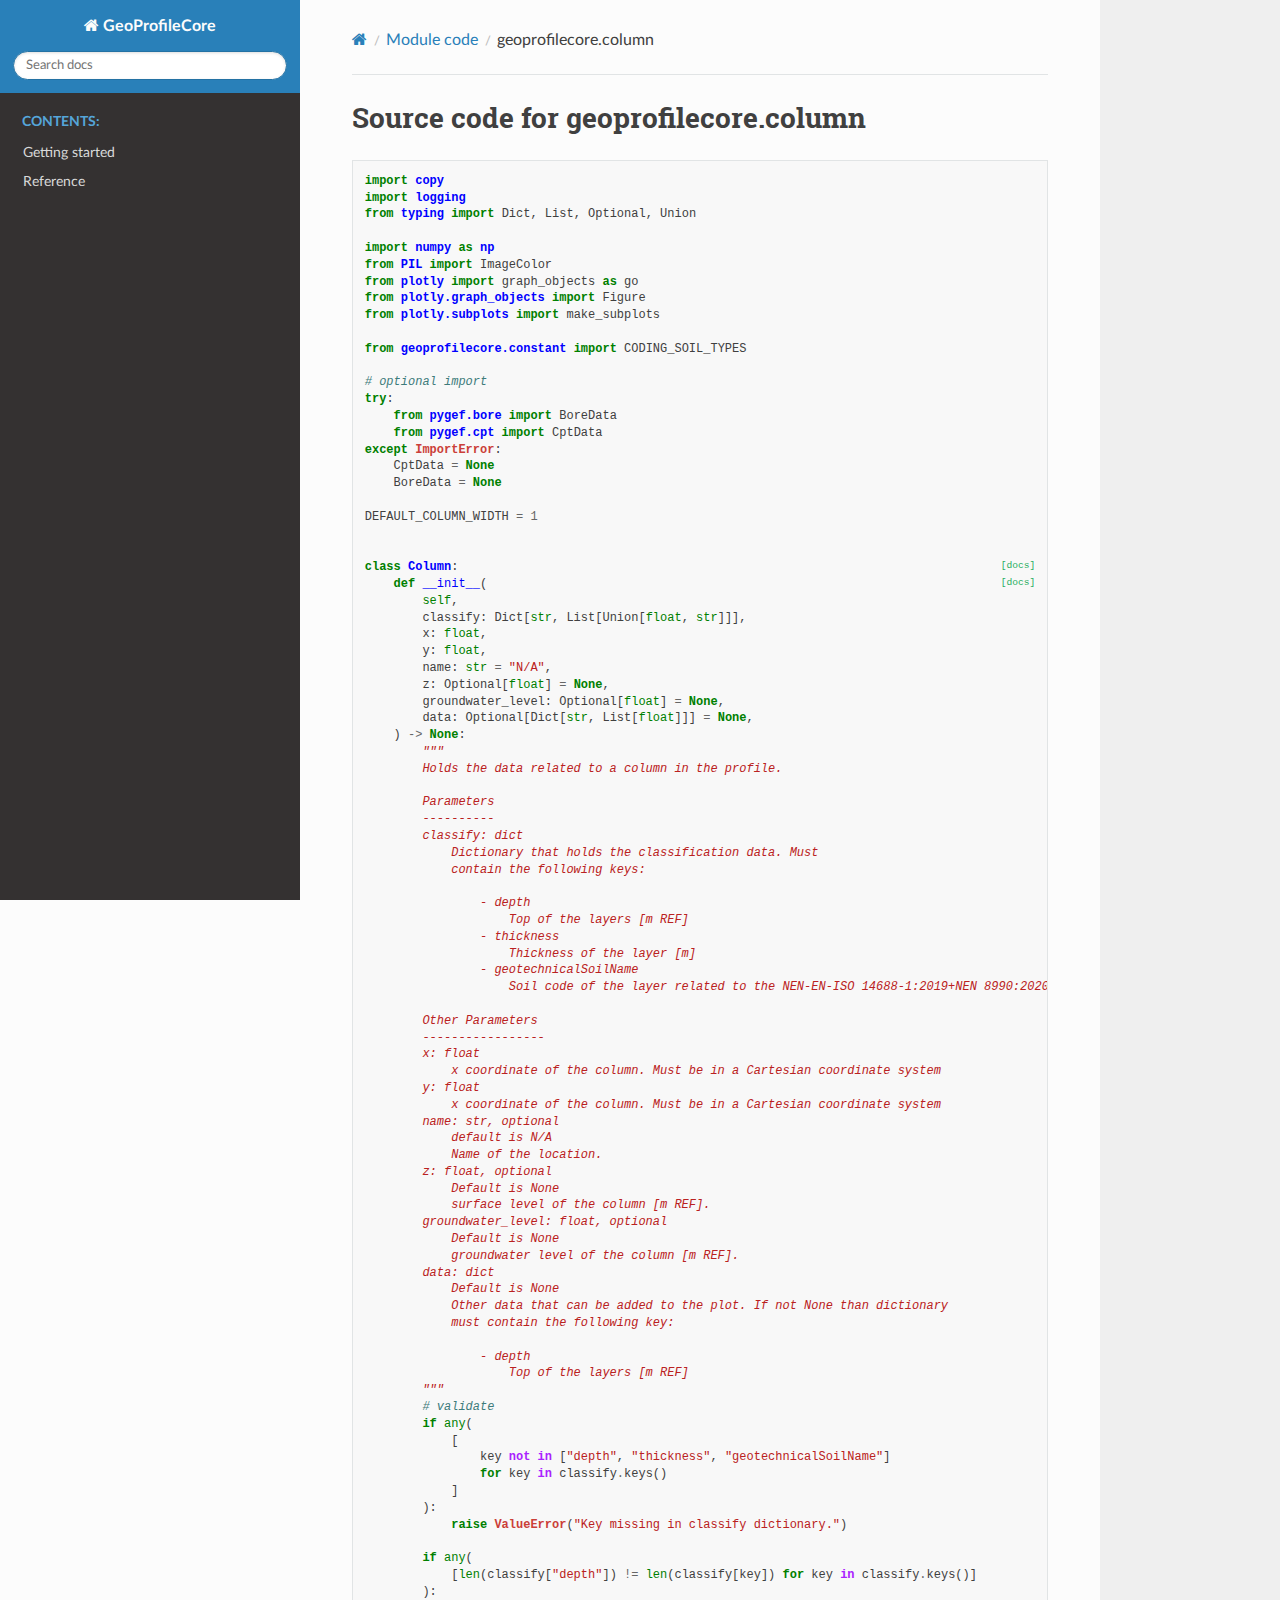
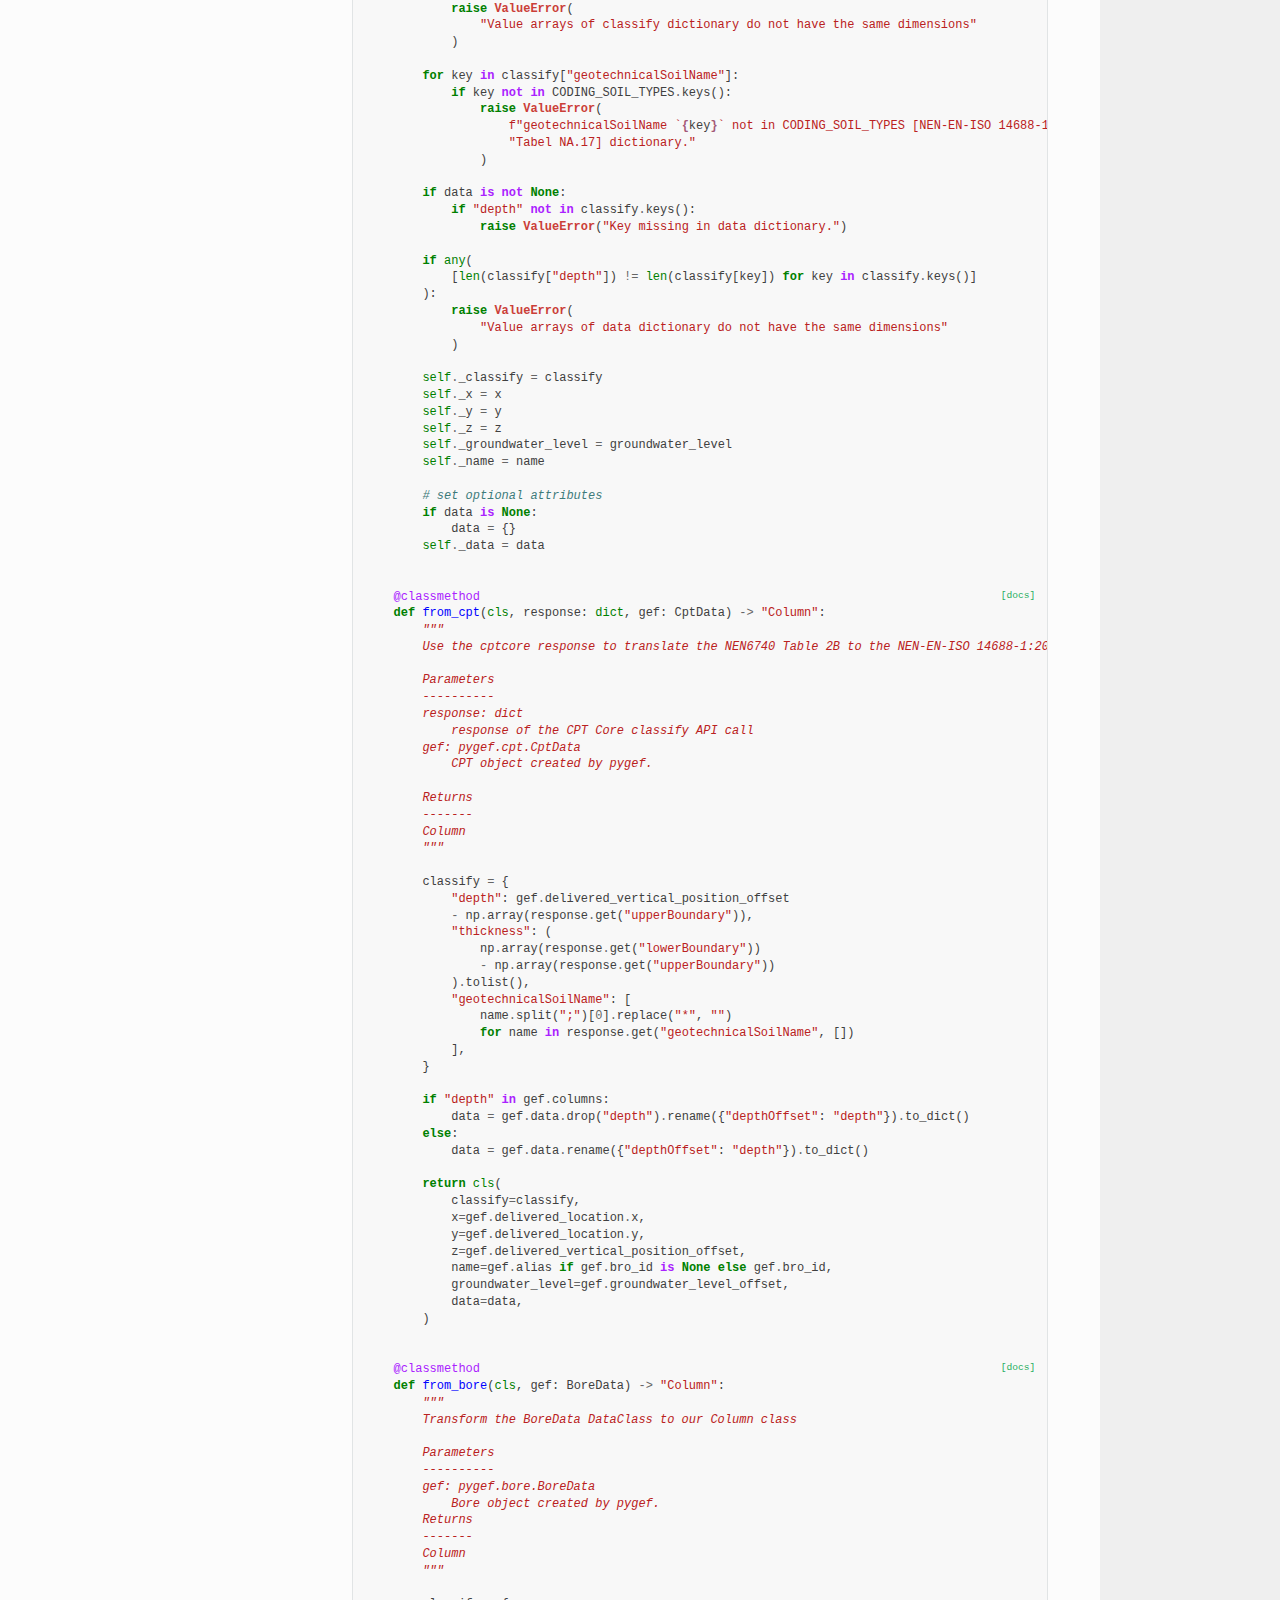
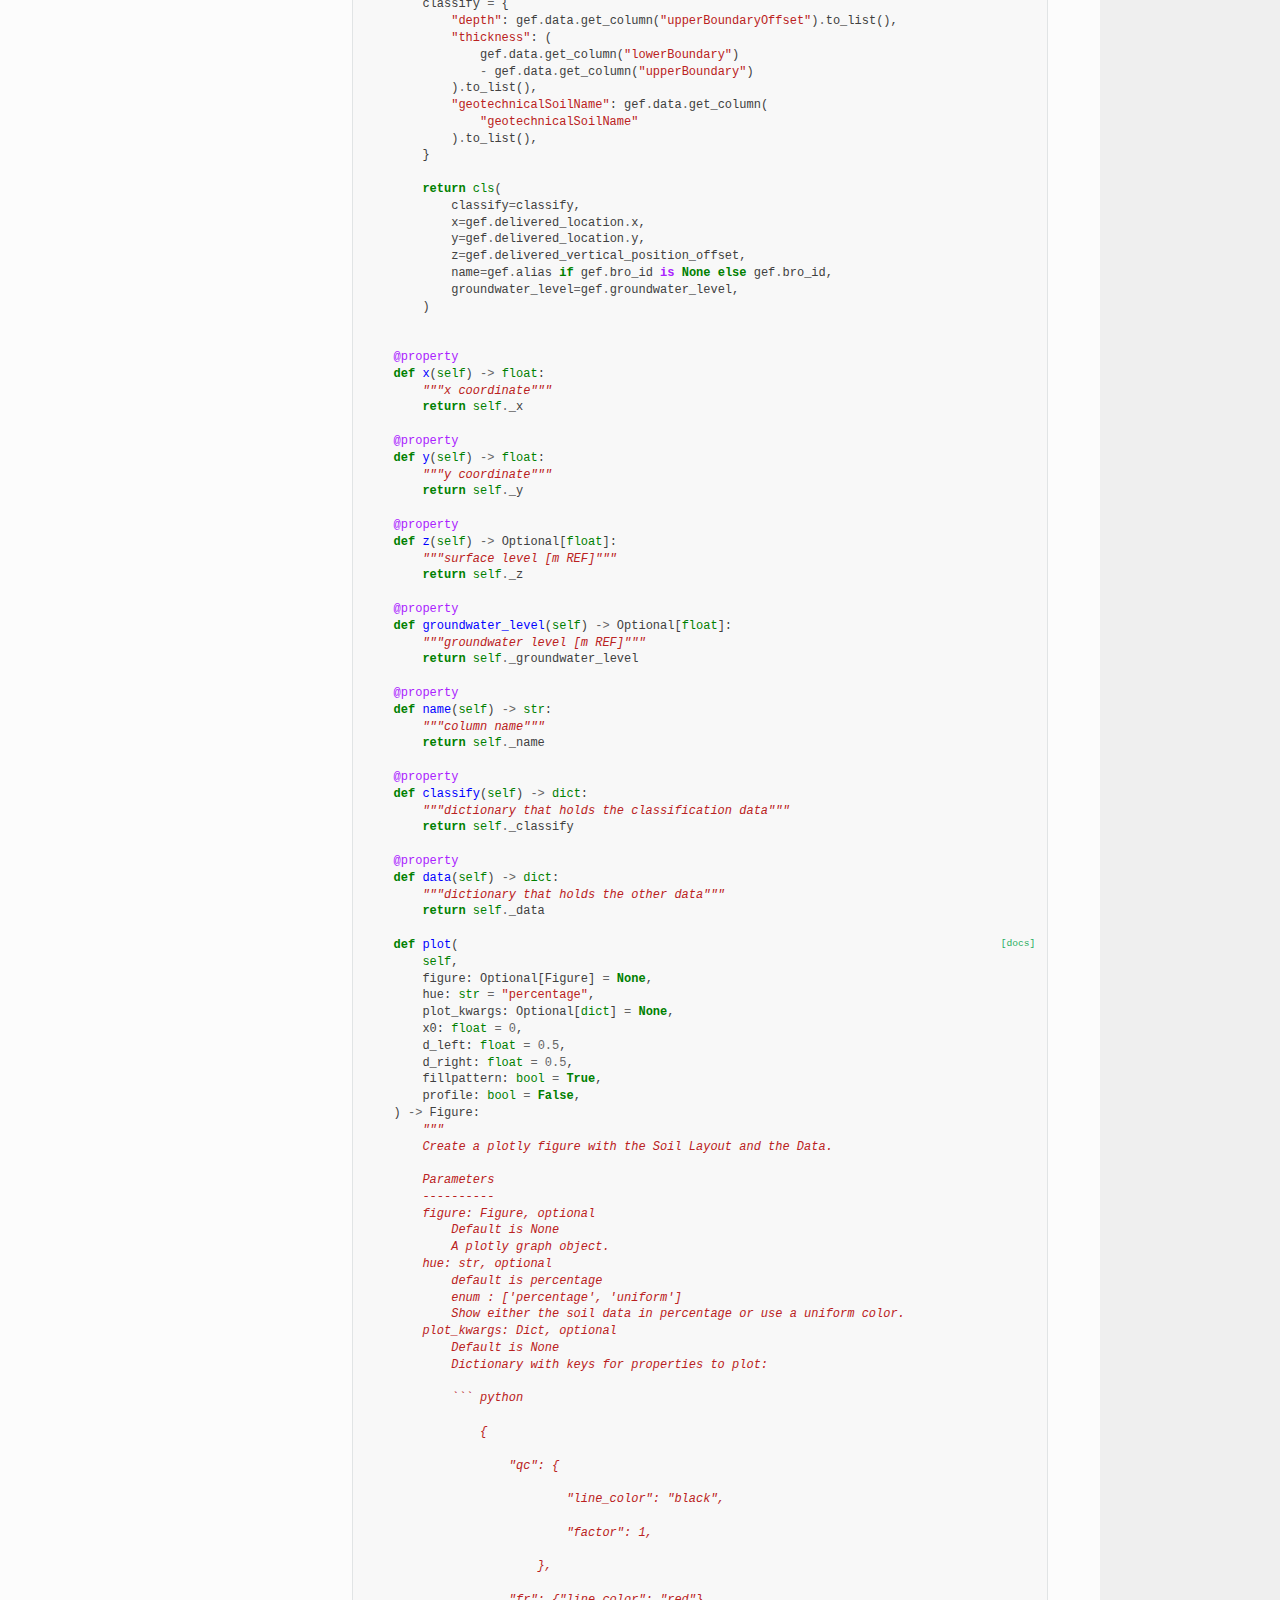
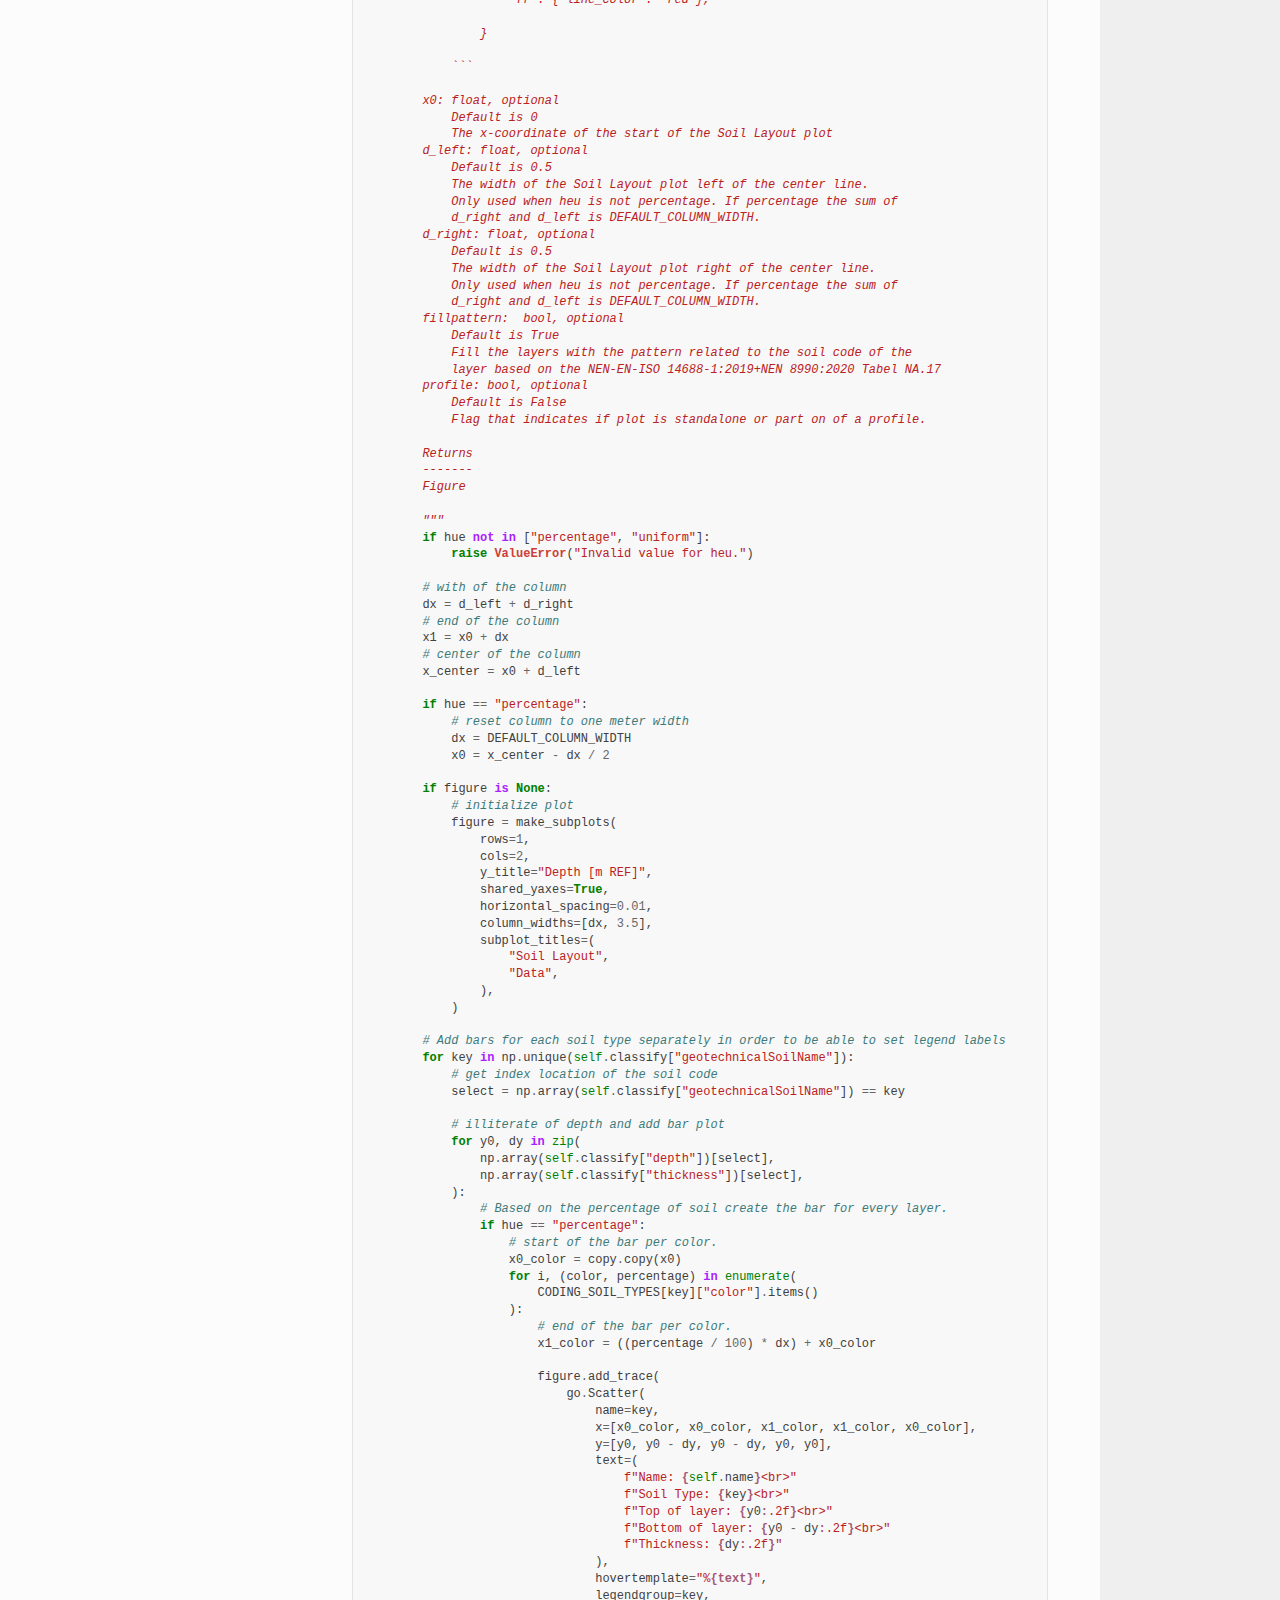
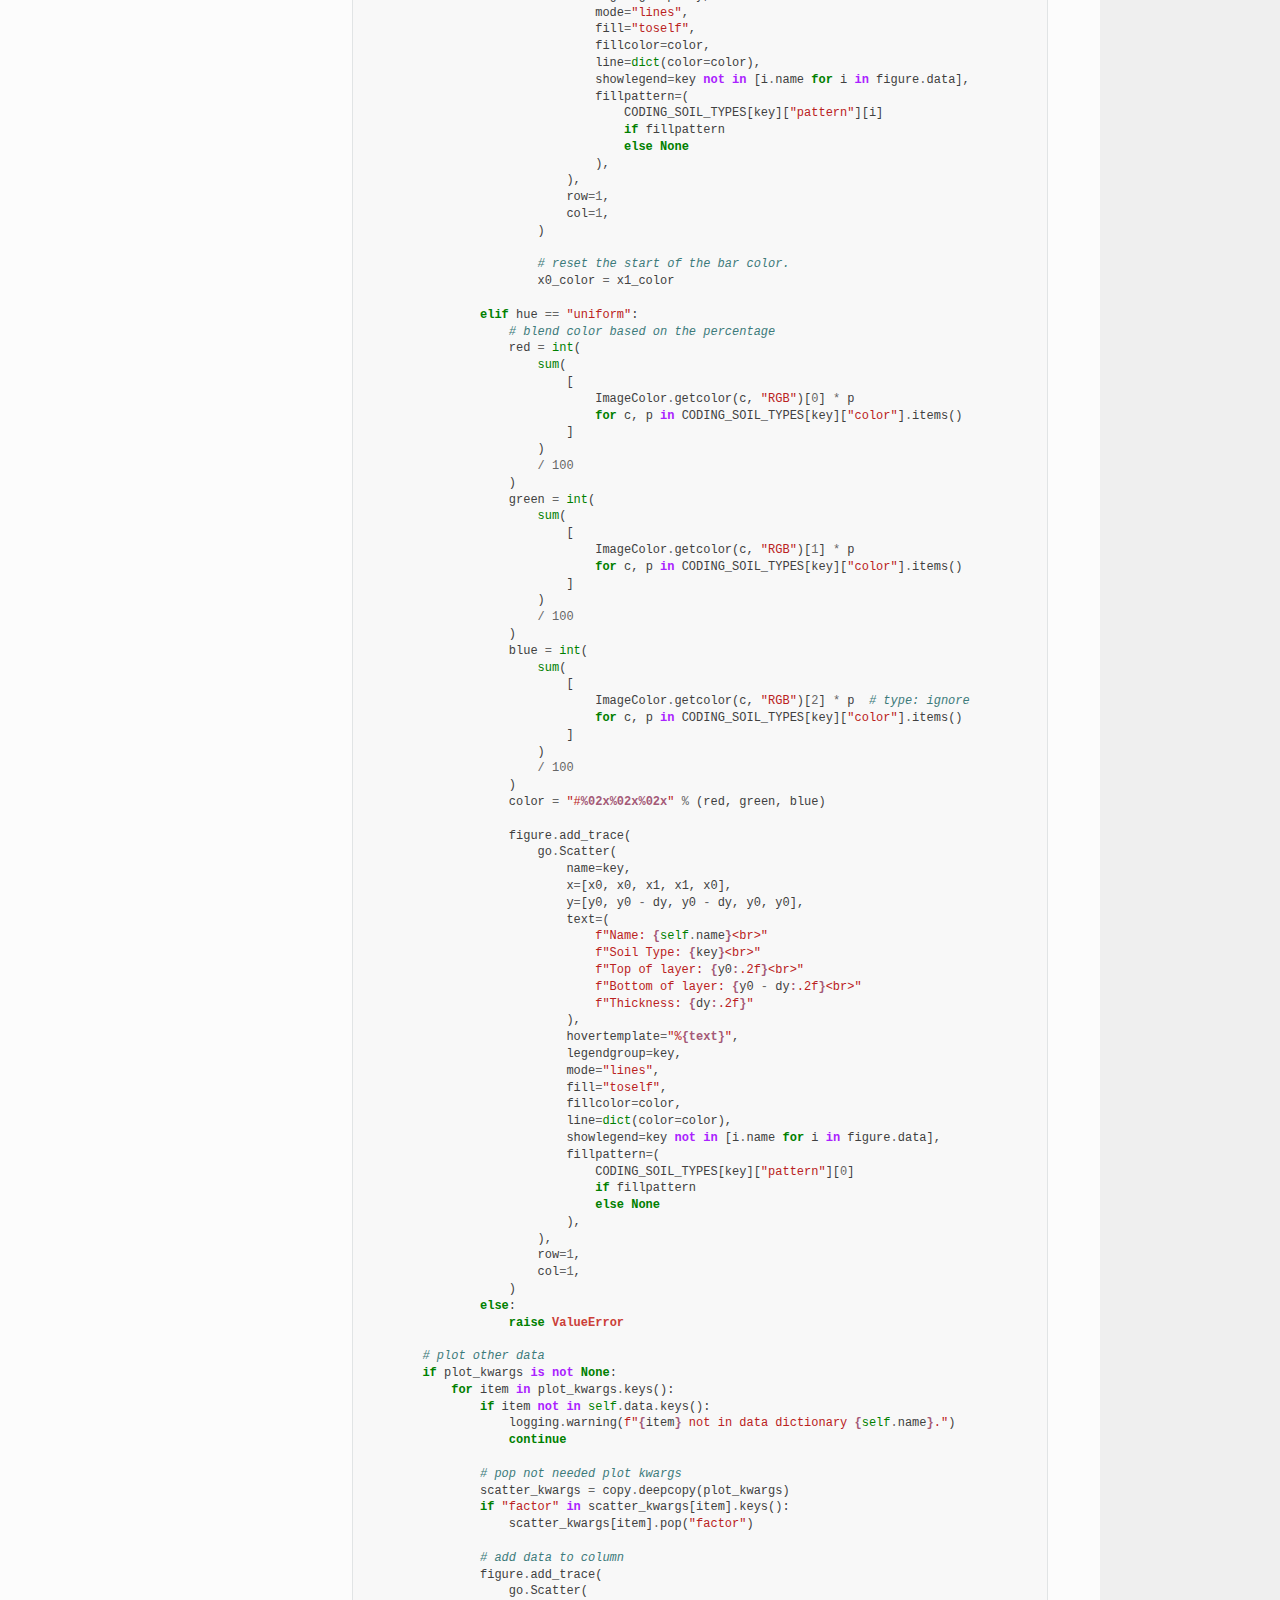
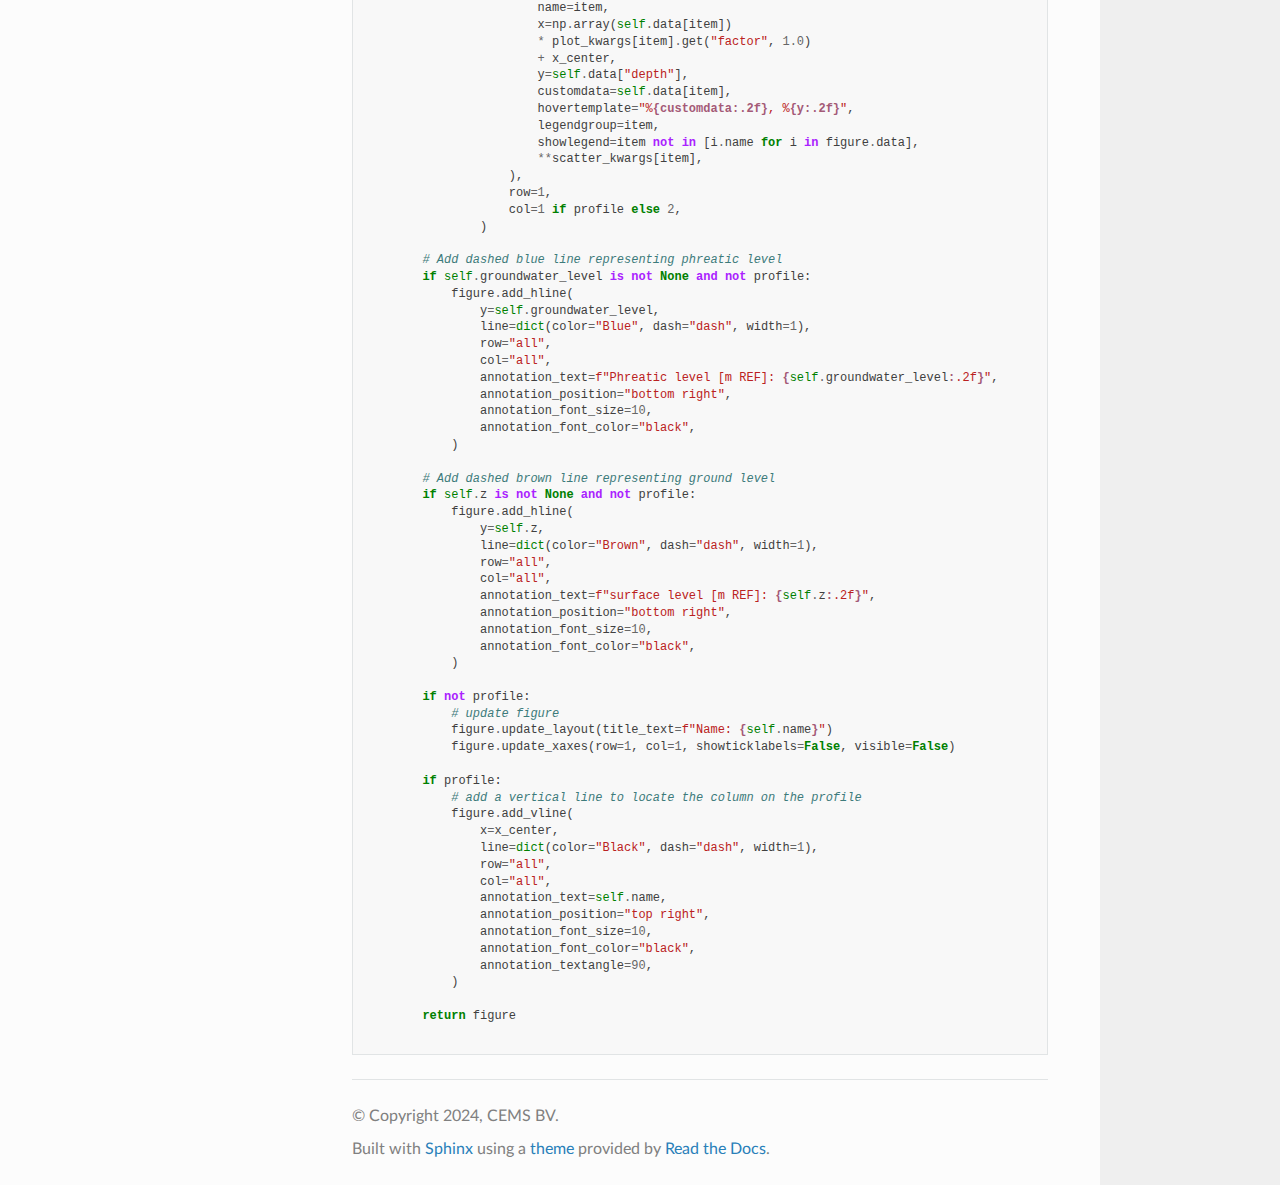
<file: _modules/geoprofilecore/column.html>
<!DOCTYPE html>
<html class="writer-html5" lang="en" >
<head>
  <meta charset="utf-8" />
  <meta name="viewport" content="width=device-width, initial-scale=1.0" />
  <title>geoprofilecore.column &mdash; GeoProfileCore 0.1.0 documentation</title>
      <link rel="stylesheet" href="../../_static/pygments.css" type="text/css" />
      <link rel="stylesheet" href="../../_static/css/theme.css" type="text/css" />
      <link rel="stylesheet" href="../../_static/css/index.css" type="text/css" />
  <!--[if lt IE 9]>
    <script src="../../_static/js/html5shiv.min.js"></script>
  <![endif]-->
  
        <script data-url_root="../../" id="documentation_options" src="../../_static/documentation_options.js"></script>
        <script src="../../_static/doctools.js"></script>
        <script src="../../_static/sphinx_highlight.js"></script>
    <script src="../../_static/js/theme.js"></script>
    <link rel="index" title="Index" href="../../genindex.html" />
    <link rel="search" title="Search" href="../../search.html" /> 
</head>

<body class="wy-body-for-nav"> 
  <div class="wy-grid-for-nav">
    <nav data-toggle="wy-nav-shift" class="wy-nav-side">
      <div class="wy-side-scroll">
        <div class="wy-side-nav-search" >

          
          
          <a href="../../index.html" class="icon icon-home">
            GeoProfileCore
          </a>
<div role="search">
  <form id="rtd-search-form" class="wy-form" action="../../search.html" method="get">
    <input type="text" name="q" placeholder="Search docs" aria-label="Search docs" />
    <input type="hidden" name="check_keywords" value="yes" />
    <input type="hidden" name="area" value="default" />
  </form>
</div>
        </div><div class="wy-menu wy-menu-vertical" data-spy="affix" role="navigation" aria-label="Navigation menu">
              <p class="caption" role="heading"><span class="caption-text">Contents:</span></p>
<ul>
<li class="toctree-l1"><a class="reference internal" href="../../tree/getting_started.html">Getting started</a></li>
<li class="toctree-l1"><a class="reference internal" href="../../tree/reference.html">Reference</a></li>
</ul>

        </div>
      </div>
    </nav>

    <section data-toggle="wy-nav-shift" class="wy-nav-content-wrap"><nav class="wy-nav-top" aria-label="Mobile navigation menu" >
          <i data-toggle="wy-nav-top" class="fa fa-bars"></i>
          <a href="../../index.html">GeoProfileCore</a>
      </nav>

      <div class="wy-nav-content">
        <div class="rst-content">
          <div role="navigation" aria-label="Page navigation">
  <ul class="wy-breadcrumbs">
      <li><a href="../../index.html" class="icon icon-home" aria-label="Home"></a></li>
          <li class="breadcrumb-item"><a href="../index.html">Module code</a></li>
      <li class="breadcrumb-item active">geoprofilecore.column</li>
      <li class="wy-breadcrumbs-aside">
      </li>
  </ul>
  <hr/>
</div>
          <div role="main" class="document" itemscope="itemscope" itemtype="http://schema.org/Article">
           <div itemprop="articleBody">
             
  <h1>Source code for geoprofilecore.column</h1><div class="highlight"><pre>
<span></span><span class="kn">import</span> <span class="nn">copy</span>
<span class="kn">import</span> <span class="nn">logging</span>
<span class="kn">from</span> <span class="nn">typing</span> <span class="kn">import</span> <span class="n">Dict</span><span class="p">,</span> <span class="n">List</span><span class="p">,</span> <span class="n">Optional</span><span class="p">,</span> <span class="n">Union</span>

<span class="kn">import</span> <span class="nn">numpy</span> <span class="k">as</span> <span class="nn">np</span>
<span class="kn">from</span> <span class="nn">PIL</span> <span class="kn">import</span> <span class="n">ImageColor</span>
<span class="kn">from</span> <span class="nn">plotly</span> <span class="kn">import</span> <span class="n">graph_objects</span> <span class="k">as</span> <span class="n">go</span>
<span class="kn">from</span> <span class="nn">plotly.graph_objects</span> <span class="kn">import</span> <span class="n">Figure</span>
<span class="kn">from</span> <span class="nn">plotly.subplots</span> <span class="kn">import</span> <span class="n">make_subplots</span>

<span class="kn">from</span> <span class="nn">geoprofilecore.constant</span> <span class="kn">import</span> <span class="n">CODING_SOIL_TYPES</span>

<span class="c1"># optional import</span>
<span class="k">try</span><span class="p">:</span>
    <span class="kn">from</span> <span class="nn">pygef.bore</span> <span class="kn">import</span> <span class="n">BoreData</span>
    <span class="kn">from</span> <span class="nn">pygef.cpt</span> <span class="kn">import</span> <span class="n">CptData</span>
<span class="k">except</span> <span class="ne">ImportError</span><span class="p">:</span>
    <span class="n">CptData</span> <span class="o">=</span> <span class="kc">None</span>
    <span class="n">BoreData</span> <span class="o">=</span> <span class="kc">None</span>

<span class="n">DEFAULT_COLUMN_WIDTH</span> <span class="o">=</span> <span class="mi">1</span>


<div class="viewcode-block" id="Column"><a class="viewcode-back" href="../../tree/reference.html#geoprofilecore.column.Column">[docs]</a><span class="k">class</span> <span class="nc">Column</span><span class="p">:</span>
<div class="viewcode-block" id="Column.__init__"><a class="viewcode-back" href="../../tree/reference.html#geoprofilecore.column.Column.__init__">[docs]</a>    <span class="k">def</span> <span class="fm">__init__</span><span class="p">(</span>
        <span class="bp">self</span><span class="p">,</span>
        <span class="n">classify</span><span class="p">:</span> <span class="n">Dict</span><span class="p">[</span><span class="nb">str</span><span class="p">,</span> <span class="n">List</span><span class="p">[</span><span class="n">Union</span><span class="p">[</span><span class="nb">float</span><span class="p">,</span> <span class="nb">str</span><span class="p">]]],</span>
        <span class="n">x</span><span class="p">:</span> <span class="nb">float</span><span class="p">,</span>
        <span class="n">y</span><span class="p">:</span> <span class="nb">float</span><span class="p">,</span>
        <span class="n">name</span><span class="p">:</span> <span class="nb">str</span> <span class="o">=</span> <span class="s2">&quot;N/A&quot;</span><span class="p">,</span>
        <span class="n">z</span><span class="p">:</span> <span class="n">Optional</span><span class="p">[</span><span class="nb">float</span><span class="p">]</span> <span class="o">=</span> <span class="kc">None</span><span class="p">,</span>
        <span class="n">groundwater_level</span><span class="p">:</span> <span class="n">Optional</span><span class="p">[</span><span class="nb">float</span><span class="p">]</span> <span class="o">=</span> <span class="kc">None</span><span class="p">,</span>
        <span class="n">data</span><span class="p">:</span> <span class="n">Optional</span><span class="p">[</span><span class="n">Dict</span><span class="p">[</span><span class="nb">str</span><span class="p">,</span> <span class="n">List</span><span class="p">[</span><span class="nb">float</span><span class="p">]]]</span> <span class="o">=</span> <span class="kc">None</span><span class="p">,</span>
    <span class="p">)</span> <span class="o">-&gt;</span> <span class="kc">None</span><span class="p">:</span>
<span class="w">        </span><span class="sd">&quot;&quot;&quot;</span>
<span class="sd">        Holds the data related to a column in the profile.</span>

<span class="sd">        Parameters</span>
<span class="sd">        ----------</span>
<span class="sd">        classify: dict</span>
<span class="sd">            Dictionary that holds the classification data. Must</span>
<span class="sd">            contain the following keys:</span>

<span class="sd">                - depth</span>
<span class="sd">                    Top of the layers [m REF]</span>
<span class="sd">                - thickness</span>
<span class="sd">                    Thickness of the layer [m]</span>
<span class="sd">                - geotechnicalSoilName</span>
<span class="sd">                    Soil code of the layer related to the NEN-EN-ISO 14688-1:2019+NEN 8990:2020 Tabel NA.17</span>

<span class="sd">        Other Parameters</span>
<span class="sd">        -----------------</span>
<span class="sd">        x: float</span>
<span class="sd">            x coordinate of the column. Must be in a Cartesian coordinate system</span>
<span class="sd">        y: float</span>
<span class="sd">            x coordinate of the column. Must be in a Cartesian coordinate system</span>
<span class="sd">        name: str, optional</span>
<span class="sd">            default is N/A</span>
<span class="sd">            Name of the location.</span>
<span class="sd">        z: float, optional</span>
<span class="sd">            Default is None</span>
<span class="sd">            surface level of the column [m REF].</span>
<span class="sd">        groundwater_level: float, optional</span>
<span class="sd">            Default is None</span>
<span class="sd">            groundwater level of the column [m REF].</span>
<span class="sd">        data: dict</span>
<span class="sd">            Default is None</span>
<span class="sd">            Other data that can be added to the plot. If not None than dictionary</span>
<span class="sd">            must contain the following key:</span>

<span class="sd">                - depth</span>
<span class="sd">                    Top of the layers [m REF]</span>
<span class="sd">        &quot;&quot;&quot;</span>
        <span class="c1"># validate</span>
        <span class="k">if</span> <span class="nb">any</span><span class="p">(</span>
            <span class="p">[</span>
                <span class="n">key</span> <span class="ow">not</span> <span class="ow">in</span> <span class="p">[</span><span class="s2">&quot;depth&quot;</span><span class="p">,</span> <span class="s2">&quot;thickness&quot;</span><span class="p">,</span> <span class="s2">&quot;geotechnicalSoilName&quot;</span><span class="p">]</span>
                <span class="k">for</span> <span class="n">key</span> <span class="ow">in</span> <span class="n">classify</span><span class="o">.</span><span class="n">keys</span><span class="p">()</span>
            <span class="p">]</span>
        <span class="p">):</span>
            <span class="k">raise</span> <span class="ne">ValueError</span><span class="p">(</span><span class="s2">&quot;Key missing in classify dictionary.&quot;</span><span class="p">)</span>

        <span class="k">if</span> <span class="nb">any</span><span class="p">(</span>
            <span class="p">[</span><span class="nb">len</span><span class="p">(</span><span class="n">classify</span><span class="p">[</span><span class="s2">&quot;depth&quot;</span><span class="p">])</span> <span class="o">!=</span> <span class="nb">len</span><span class="p">(</span><span class="n">classify</span><span class="p">[</span><span class="n">key</span><span class="p">])</span> <span class="k">for</span> <span class="n">key</span> <span class="ow">in</span> <span class="n">classify</span><span class="o">.</span><span class="n">keys</span><span class="p">()]</span>
        <span class="p">):</span>
            <span class="k">raise</span> <span class="ne">ValueError</span><span class="p">(</span>
                <span class="s2">&quot;Value arrays of classify dictionary do not have the same dimensions&quot;</span>
            <span class="p">)</span>

        <span class="k">for</span> <span class="n">key</span> <span class="ow">in</span> <span class="n">classify</span><span class="p">[</span><span class="s2">&quot;geotechnicalSoilName&quot;</span><span class="p">]:</span>
            <span class="k">if</span> <span class="n">key</span> <span class="ow">not</span> <span class="ow">in</span> <span class="n">CODING_SOIL_TYPES</span><span class="o">.</span><span class="n">keys</span><span class="p">():</span>
                <span class="k">raise</span> <span class="ne">ValueError</span><span class="p">(</span>
                    <span class="sa">f</span><span class="s2">&quot;geotechnicalSoilName `</span><span class="si">{</span><span class="n">key</span><span class="si">}</span><span class="s2">` not in CODING_SOIL_TYPES [NEN-EN-ISO 14688-1:2019+NEN 8990:2020 &quot;</span>
                    <span class="s2">&quot;Tabel NA.17] dictionary.&quot;</span>
                <span class="p">)</span>

        <span class="k">if</span> <span class="n">data</span> <span class="ow">is</span> <span class="ow">not</span> <span class="kc">None</span><span class="p">:</span>
            <span class="k">if</span> <span class="s2">&quot;depth&quot;</span> <span class="ow">not</span> <span class="ow">in</span> <span class="n">classify</span><span class="o">.</span><span class="n">keys</span><span class="p">():</span>
                <span class="k">raise</span> <span class="ne">ValueError</span><span class="p">(</span><span class="s2">&quot;Key missing in data dictionary.&quot;</span><span class="p">)</span>

        <span class="k">if</span> <span class="nb">any</span><span class="p">(</span>
            <span class="p">[</span><span class="nb">len</span><span class="p">(</span><span class="n">classify</span><span class="p">[</span><span class="s2">&quot;depth&quot;</span><span class="p">])</span> <span class="o">!=</span> <span class="nb">len</span><span class="p">(</span><span class="n">classify</span><span class="p">[</span><span class="n">key</span><span class="p">])</span> <span class="k">for</span> <span class="n">key</span> <span class="ow">in</span> <span class="n">classify</span><span class="o">.</span><span class="n">keys</span><span class="p">()]</span>
        <span class="p">):</span>
            <span class="k">raise</span> <span class="ne">ValueError</span><span class="p">(</span>
                <span class="s2">&quot;Value arrays of data dictionary do not have the same dimensions&quot;</span>
            <span class="p">)</span>

        <span class="bp">self</span><span class="o">.</span><span class="n">_classify</span> <span class="o">=</span> <span class="n">classify</span>
        <span class="bp">self</span><span class="o">.</span><span class="n">_x</span> <span class="o">=</span> <span class="n">x</span>
        <span class="bp">self</span><span class="o">.</span><span class="n">_y</span> <span class="o">=</span> <span class="n">y</span>
        <span class="bp">self</span><span class="o">.</span><span class="n">_z</span> <span class="o">=</span> <span class="n">z</span>
        <span class="bp">self</span><span class="o">.</span><span class="n">_groundwater_level</span> <span class="o">=</span> <span class="n">groundwater_level</span>
        <span class="bp">self</span><span class="o">.</span><span class="n">_name</span> <span class="o">=</span> <span class="n">name</span>

        <span class="c1"># set optional attributes</span>
        <span class="k">if</span> <span class="n">data</span> <span class="ow">is</span> <span class="kc">None</span><span class="p">:</span>
            <span class="n">data</span> <span class="o">=</span> <span class="p">{}</span>
        <span class="bp">self</span><span class="o">.</span><span class="n">_data</span> <span class="o">=</span> <span class="n">data</span></div>

<div class="viewcode-block" id="Column.from_cpt"><a class="viewcode-back" href="../../tree/reference.html#geoprofilecore.column.Column.from_cpt">[docs]</a>    <span class="nd">@classmethod</span>
    <span class="k">def</span> <span class="nf">from_cpt</span><span class="p">(</span><span class="bp">cls</span><span class="p">,</span> <span class="n">response</span><span class="p">:</span> <span class="nb">dict</span><span class="p">,</span> <span class="n">gef</span><span class="p">:</span> <span class="n">CptData</span><span class="p">)</span> <span class="o">-&gt;</span> <span class="s2">&quot;Column&quot;</span><span class="p">:</span>
<span class="w">        </span><span class="sd">&quot;&quot;&quot;</span>
<span class="sd">        Use the cptcore response to translate the NEN6740 Table 2B to the NEN-EN-ISO 14688-1:2019+NEN 8990:2020 Tabel NA.17</span>

<span class="sd">        Parameters</span>
<span class="sd">        ----------</span>
<span class="sd">        response: dict</span>
<span class="sd">            response of the CPT Core classify API call</span>
<span class="sd">        gef: pygef.cpt.CptData</span>
<span class="sd">            CPT object created by pygef.</span>

<span class="sd">        Returns</span>
<span class="sd">        -------</span>
<span class="sd">        Column</span>
<span class="sd">        &quot;&quot;&quot;</span>

        <span class="n">classify</span> <span class="o">=</span> <span class="p">{</span>
            <span class="s2">&quot;depth&quot;</span><span class="p">:</span> <span class="n">gef</span><span class="o">.</span><span class="n">delivered_vertical_position_offset</span>
            <span class="o">-</span> <span class="n">np</span><span class="o">.</span><span class="n">array</span><span class="p">(</span><span class="n">response</span><span class="o">.</span><span class="n">get</span><span class="p">(</span><span class="s2">&quot;upperBoundary&quot;</span><span class="p">)),</span>
            <span class="s2">&quot;thickness&quot;</span><span class="p">:</span> <span class="p">(</span>
                <span class="n">np</span><span class="o">.</span><span class="n">array</span><span class="p">(</span><span class="n">response</span><span class="o">.</span><span class="n">get</span><span class="p">(</span><span class="s2">&quot;lowerBoundary&quot;</span><span class="p">))</span>
                <span class="o">-</span> <span class="n">np</span><span class="o">.</span><span class="n">array</span><span class="p">(</span><span class="n">response</span><span class="o">.</span><span class="n">get</span><span class="p">(</span><span class="s2">&quot;upperBoundary&quot;</span><span class="p">))</span>
            <span class="p">)</span><span class="o">.</span><span class="n">tolist</span><span class="p">(),</span>
            <span class="s2">&quot;geotechnicalSoilName&quot;</span><span class="p">:</span> <span class="p">[</span>
                <span class="n">name</span><span class="o">.</span><span class="n">split</span><span class="p">(</span><span class="s2">&quot;;&quot;</span><span class="p">)[</span><span class="mi">0</span><span class="p">]</span><span class="o">.</span><span class="n">replace</span><span class="p">(</span><span class="s2">&quot;*&quot;</span><span class="p">,</span> <span class="s2">&quot;&quot;</span><span class="p">)</span>
                <span class="k">for</span> <span class="n">name</span> <span class="ow">in</span> <span class="n">response</span><span class="o">.</span><span class="n">get</span><span class="p">(</span><span class="s2">&quot;geotechnicalSoilName&quot;</span><span class="p">,</span> <span class="p">[])</span>
            <span class="p">],</span>
        <span class="p">}</span>

        <span class="k">if</span> <span class="s2">&quot;depth&quot;</span> <span class="ow">in</span> <span class="n">gef</span><span class="o">.</span><span class="n">columns</span><span class="p">:</span>
            <span class="n">data</span> <span class="o">=</span> <span class="n">gef</span><span class="o">.</span><span class="n">data</span><span class="o">.</span><span class="n">drop</span><span class="p">(</span><span class="s2">&quot;depth&quot;</span><span class="p">)</span><span class="o">.</span><span class="n">rename</span><span class="p">({</span><span class="s2">&quot;depthOffset&quot;</span><span class="p">:</span> <span class="s2">&quot;depth&quot;</span><span class="p">})</span><span class="o">.</span><span class="n">to_dict</span><span class="p">()</span>
        <span class="k">else</span><span class="p">:</span>
            <span class="n">data</span> <span class="o">=</span> <span class="n">gef</span><span class="o">.</span><span class="n">data</span><span class="o">.</span><span class="n">rename</span><span class="p">({</span><span class="s2">&quot;depthOffset&quot;</span><span class="p">:</span> <span class="s2">&quot;depth&quot;</span><span class="p">})</span><span class="o">.</span><span class="n">to_dict</span><span class="p">()</span>

        <span class="k">return</span> <span class="bp">cls</span><span class="p">(</span>
            <span class="n">classify</span><span class="o">=</span><span class="n">classify</span><span class="p">,</span>
            <span class="n">x</span><span class="o">=</span><span class="n">gef</span><span class="o">.</span><span class="n">delivered_location</span><span class="o">.</span><span class="n">x</span><span class="p">,</span>
            <span class="n">y</span><span class="o">=</span><span class="n">gef</span><span class="o">.</span><span class="n">delivered_location</span><span class="o">.</span><span class="n">y</span><span class="p">,</span>
            <span class="n">z</span><span class="o">=</span><span class="n">gef</span><span class="o">.</span><span class="n">delivered_vertical_position_offset</span><span class="p">,</span>
            <span class="n">name</span><span class="o">=</span><span class="n">gef</span><span class="o">.</span><span class="n">alias</span> <span class="k">if</span> <span class="n">gef</span><span class="o">.</span><span class="n">bro_id</span> <span class="ow">is</span> <span class="kc">None</span> <span class="k">else</span> <span class="n">gef</span><span class="o">.</span><span class="n">bro_id</span><span class="p">,</span>
            <span class="n">groundwater_level</span><span class="o">=</span><span class="n">gef</span><span class="o">.</span><span class="n">groundwater_level_offset</span><span class="p">,</span>
            <span class="n">data</span><span class="o">=</span><span class="n">data</span><span class="p">,</span>
        <span class="p">)</span></div>

<div class="viewcode-block" id="Column.from_bore"><a class="viewcode-back" href="../../tree/reference.html#geoprofilecore.column.Column.from_bore">[docs]</a>    <span class="nd">@classmethod</span>
    <span class="k">def</span> <span class="nf">from_bore</span><span class="p">(</span><span class="bp">cls</span><span class="p">,</span> <span class="n">gef</span><span class="p">:</span> <span class="n">BoreData</span><span class="p">)</span> <span class="o">-&gt;</span> <span class="s2">&quot;Column&quot;</span><span class="p">:</span>
<span class="w">        </span><span class="sd">&quot;&quot;&quot;</span>
<span class="sd">        Transform the BoreData DataClass to our Column class</span>

<span class="sd">        Parameters</span>
<span class="sd">        ----------</span>
<span class="sd">        gef: pygef.bore.BoreData</span>
<span class="sd">            Bore object created by pygef.</span>
<span class="sd">        Returns</span>
<span class="sd">        -------</span>
<span class="sd">        Column</span>
<span class="sd">        &quot;&quot;&quot;</span>

        <span class="n">classify</span> <span class="o">=</span> <span class="p">{</span>
            <span class="s2">&quot;depth&quot;</span><span class="p">:</span> <span class="n">gef</span><span class="o">.</span><span class="n">data</span><span class="o">.</span><span class="n">get_column</span><span class="p">(</span><span class="s2">&quot;upperBoundaryOffset&quot;</span><span class="p">)</span><span class="o">.</span><span class="n">to_list</span><span class="p">(),</span>
            <span class="s2">&quot;thickness&quot;</span><span class="p">:</span> <span class="p">(</span>
                <span class="n">gef</span><span class="o">.</span><span class="n">data</span><span class="o">.</span><span class="n">get_column</span><span class="p">(</span><span class="s2">&quot;lowerBoundary&quot;</span><span class="p">)</span>
                <span class="o">-</span> <span class="n">gef</span><span class="o">.</span><span class="n">data</span><span class="o">.</span><span class="n">get_column</span><span class="p">(</span><span class="s2">&quot;upperBoundary&quot;</span><span class="p">)</span>
            <span class="p">)</span><span class="o">.</span><span class="n">to_list</span><span class="p">(),</span>
            <span class="s2">&quot;geotechnicalSoilName&quot;</span><span class="p">:</span> <span class="n">gef</span><span class="o">.</span><span class="n">data</span><span class="o">.</span><span class="n">get_column</span><span class="p">(</span>
                <span class="s2">&quot;geotechnicalSoilName&quot;</span>
            <span class="p">)</span><span class="o">.</span><span class="n">to_list</span><span class="p">(),</span>
        <span class="p">}</span>

        <span class="k">return</span> <span class="bp">cls</span><span class="p">(</span>
            <span class="n">classify</span><span class="o">=</span><span class="n">classify</span><span class="p">,</span>
            <span class="n">x</span><span class="o">=</span><span class="n">gef</span><span class="o">.</span><span class="n">delivered_location</span><span class="o">.</span><span class="n">x</span><span class="p">,</span>
            <span class="n">y</span><span class="o">=</span><span class="n">gef</span><span class="o">.</span><span class="n">delivered_location</span><span class="o">.</span><span class="n">y</span><span class="p">,</span>
            <span class="n">z</span><span class="o">=</span><span class="n">gef</span><span class="o">.</span><span class="n">delivered_vertical_position_offset</span><span class="p">,</span>
            <span class="n">name</span><span class="o">=</span><span class="n">gef</span><span class="o">.</span><span class="n">alias</span> <span class="k">if</span> <span class="n">gef</span><span class="o">.</span><span class="n">bro_id</span> <span class="ow">is</span> <span class="kc">None</span> <span class="k">else</span> <span class="n">gef</span><span class="o">.</span><span class="n">bro_id</span><span class="p">,</span>
            <span class="n">groundwater_level</span><span class="o">=</span><span class="n">gef</span><span class="o">.</span><span class="n">groundwater_level</span><span class="p">,</span>
        <span class="p">)</span></div>

    <span class="nd">@property</span>
    <span class="k">def</span> <span class="nf">x</span><span class="p">(</span><span class="bp">self</span><span class="p">)</span> <span class="o">-&gt;</span> <span class="nb">float</span><span class="p">:</span>
<span class="w">        </span><span class="sd">&quot;&quot;&quot;x coordinate&quot;&quot;&quot;</span>
        <span class="k">return</span> <span class="bp">self</span><span class="o">.</span><span class="n">_x</span>

    <span class="nd">@property</span>
    <span class="k">def</span> <span class="nf">y</span><span class="p">(</span><span class="bp">self</span><span class="p">)</span> <span class="o">-&gt;</span> <span class="nb">float</span><span class="p">:</span>
<span class="w">        </span><span class="sd">&quot;&quot;&quot;y coordinate&quot;&quot;&quot;</span>
        <span class="k">return</span> <span class="bp">self</span><span class="o">.</span><span class="n">_y</span>

    <span class="nd">@property</span>
    <span class="k">def</span> <span class="nf">z</span><span class="p">(</span><span class="bp">self</span><span class="p">)</span> <span class="o">-&gt;</span> <span class="n">Optional</span><span class="p">[</span><span class="nb">float</span><span class="p">]:</span>
<span class="w">        </span><span class="sd">&quot;&quot;&quot;surface level [m REF]&quot;&quot;&quot;</span>
        <span class="k">return</span> <span class="bp">self</span><span class="o">.</span><span class="n">_z</span>

    <span class="nd">@property</span>
    <span class="k">def</span> <span class="nf">groundwater_level</span><span class="p">(</span><span class="bp">self</span><span class="p">)</span> <span class="o">-&gt;</span> <span class="n">Optional</span><span class="p">[</span><span class="nb">float</span><span class="p">]:</span>
<span class="w">        </span><span class="sd">&quot;&quot;&quot;groundwater level [m REF]&quot;&quot;&quot;</span>
        <span class="k">return</span> <span class="bp">self</span><span class="o">.</span><span class="n">_groundwater_level</span>

    <span class="nd">@property</span>
    <span class="k">def</span> <span class="nf">name</span><span class="p">(</span><span class="bp">self</span><span class="p">)</span> <span class="o">-&gt;</span> <span class="nb">str</span><span class="p">:</span>
<span class="w">        </span><span class="sd">&quot;&quot;&quot;column name&quot;&quot;&quot;</span>
        <span class="k">return</span> <span class="bp">self</span><span class="o">.</span><span class="n">_name</span>

    <span class="nd">@property</span>
    <span class="k">def</span> <span class="nf">classify</span><span class="p">(</span><span class="bp">self</span><span class="p">)</span> <span class="o">-&gt;</span> <span class="nb">dict</span><span class="p">:</span>
<span class="w">        </span><span class="sd">&quot;&quot;&quot;dictionary that holds the classification data&quot;&quot;&quot;</span>
        <span class="k">return</span> <span class="bp">self</span><span class="o">.</span><span class="n">_classify</span>

    <span class="nd">@property</span>
    <span class="k">def</span> <span class="nf">data</span><span class="p">(</span><span class="bp">self</span><span class="p">)</span> <span class="o">-&gt;</span> <span class="nb">dict</span><span class="p">:</span>
<span class="w">        </span><span class="sd">&quot;&quot;&quot;dictionary that holds the other data&quot;&quot;&quot;</span>
        <span class="k">return</span> <span class="bp">self</span><span class="o">.</span><span class="n">_data</span>

<div class="viewcode-block" id="Column.plot"><a class="viewcode-back" href="../../tree/reference.html#geoprofilecore.column.Column.plot">[docs]</a>    <span class="k">def</span> <span class="nf">plot</span><span class="p">(</span>
        <span class="bp">self</span><span class="p">,</span>
        <span class="n">figure</span><span class="p">:</span> <span class="n">Optional</span><span class="p">[</span><span class="n">Figure</span><span class="p">]</span> <span class="o">=</span> <span class="kc">None</span><span class="p">,</span>
        <span class="n">hue</span><span class="p">:</span> <span class="nb">str</span> <span class="o">=</span> <span class="s2">&quot;percentage&quot;</span><span class="p">,</span>
        <span class="n">plot_kwargs</span><span class="p">:</span> <span class="n">Optional</span><span class="p">[</span><span class="nb">dict</span><span class="p">]</span> <span class="o">=</span> <span class="kc">None</span><span class="p">,</span>
        <span class="n">x0</span><span class="p">:</span> <span class="nb">float</span> <span class="o">=</span> <span class="mi">0</span><span class="p">,</span>
        <span class="n">d_left</span><span class="p">:</span> <span class="nb">float</span> <span class="o">=</span> <span class="mf">0.5</span><span class="p">,</span>
        <span class="n">d_right</span><span class="p">:</span> <span class="nb">float</span> <span class="o">=</span> <span class="mf">0.5</span><span class="p">,</span>
        <span class="n">fillpattern</span><span class="p">:</span> <span class="nb">bool</span> <span class="o">=</span> <span class="kc">True</span><span class="p">,</span>
        <span class="n">profile</span><span class="p">:</span> <span class="nb">bool</span> <span class="o">=</span> <span class="kc">False</span><span class="p">,</span>
    <span class="p">)</span> <span class="o">-&gt;</span> <span class="n">Figure</span><span class="p">:</span>
<span class="w">        </span><span class="sd">&quot;&quot;&quot;</span>
<span class="sd">        Create a plotly figure with the Soil Layout and the Data.</span>

<span class="sd">        Parameters</span>
<span class="sd">        ----------</span>
<span class="sd">        figure: Figure, optional</span>
<span class="sd">            Default is None</span>
<span class="sd">            A plotly graph object.</span>
<span class="sd">        hue: str, optional</span>
<span class="sd">            default is percentage</span>
<span class="sd">            enum : [&#39;percentage&#39;, &#39;uniform&#39;]</span>
<span class="sd">            Show either the soil data in percentage or use a uniform color.</span>
<span class="sd">        plot_kwargs: Dict, optional</span>
<span class="sd">            Default is None</span>
<span class="sd">            Dictionary with keys for properties to plot:</span>

<span class="sd">            ``` python</span>

<span class="sd">                {</span>

<span class="sd">                    &quot;qc&quot;: {</span>

<span class="sd">                            &quot;line_color&quot;: &quot;black&quot;,</span>

<span class="sd">                            &quot;factor&quot;: 1,</span>

<span class="sd">                        },</span>

<span class="sd">                    &quot;fr&quot;: {&quot;line_color&quot;: &quot;red&quot;},</span>

<span class="sd">                }</span>

<span class="sd">            ```</span>

<span class="sd">        x0: float, optional</span>
<span class="sd">            Default is 0</span>
<span class="sd">            The x-coordinate of the start of the Soil Layout plot</span>
<span class="sd">        d_left: float, optional</span>
<span class="sd">            Default is 0.5</span>
<span class="sd">            The width of the Soil Layout plot left of the center line.</span>
<span class="sd">            Only used when heu is not percentage. If percentage the sum of</span>
<span class="sd">            d_right and d_left is DEFAULT_COLUMN_WIDTH.</span>
<span class="sd">        d_right: float, optional</span>
<span class="sd">            Default is 0.5</span>
<span class="sd">            The width of the Soil Layout plot right of the center line.</span>
<span class="sd">            Only used when heu is not percentage. If percentage the sum of</span>
<span class="sd">            d_right and d_left is DEFAULT_COLUMN_WIDTH.</span>
<span class="sd">        fillpattern:  bool, optional</span>
<span class="sd">            Default is True</span>
<span class="sd">            Fill the layers with the pattern related to the soil code of the</span>
<span class="sd">            layer based on the NEN-EN-ISO 14688-1:2019+NEN 8990:2020 Tabel NA.17</span>
<span class="sd">        profile: bool, optional</span>
<span class="sd">            Default is False</span>
<span class="sd">            Flag that indicates if plot is standalone or part on of a profile.</span>

<span class="sd">        Returns</span>
<span class="sd">        -------</span>
<span class="sd">        Figure</span>

<span class="sd">        &quot;&quot;&quot;</span>
        <span class="k">if</span> <span class="n">hue</span> <span class="ow">not</span> <span class="ow">in</span> <span class="p">[</span><span class="s2">&quot;percentage&quot;</span><span class="p">,</span> <span class="s2">&quot;uniform&quot;</span><span class="p">]:</span>
            <span class="k">raise</span> <span class="ne">ValueError</span><span class="p">(</span><span class="s2">&quot;Invalid value for heu.&quot;</span><span class="p">)</span>

        <span class="c1"># with of the column</span>
        <span class="n">dx</span> <span class="o">=</span> <span class="n">d_left</span> <span class="o">+</span> <span class="n">d_right</span>
        <span class="c1"># end of the column</span>
        <span class="n">x1</span> <span class="o">=</span> <span class="n">x0</span> <span class="o">+</span> <span class="n">dx</span>
        <span class="c1"># center of the column</span>
        <span class="n">x_center</span> <span class="o">=</span> <span class="n">x0</span> <span class="o">+</span> <span class="n">d_left</span>

        <span class="k">if</span> <span class="n">hue</span> <span class="o">==</span> <span class="s2">&quot;percentage&quot;</span><span class="p">:</span>
            <span class="c1"># reset column to one meter width</span>
            <span class="n">dx</span> <span class="o">=</span> <span class="n">DEFAULT_COLUMN_WIDTH</span>
            <span class="n">x0</span> <span class="o">=</span> <span class="n">x_center</span> <span class="o">-</span> <span class="n">dx</span> <span class="o">/</span> <span class="mi">2</span>

        <span class="k">if</span> <span class="n">figure</span> <span class="ow">is</span> <span class="kc">None</span><span class="p">:</span>
            <span class="c1"># initialize plot</span>
            <span class="n">figure</span> <span class="o">=</span> <span class="n">make_subplots</span><span class="p">(</span>
                <span class="n">rows</span><span class="o">=</span><span class="mi">1</span><span class="p">,</span>
                <span class="n">cols</span><span class="o">=</span><span class="mi">2</span><span class="p">,</span>
                <span class="n">y_title</span><span class="o">=</span><span class="s2">&quot;Depth [m REF]&quot;</span><span class="p">,</span>
                <span class="n">shared_yaxes</span><span class="o">=</span><span class="kc">True</span><span class="p">,</span>
                <span class="n">horizontal_spacing</span><span class="o">=</span><span class="mf">0.01</span><span class="p">,</span>
                <span class="n">column_widths</span><span class="o">=</span><span class="p">[</span><span class="n">dx</span><span class="p">,</span> <span class="mf">3.5</span><span class="p">],</span>
                <span class="n">subplot_titles</span><span class="o">=</span><span class="p">(</span>
                    <span class="s2">&quot;Soil Layout&quot;</span><span class="p">,</span>
                    <span class="s2">&quot;Data&quot;</span><span class="p">,</span>
                <span class="p">),</span>
            <span class="p">)</span>

        <span class="c1"># Add bars for each soil type separately in order to be able to set legend labels</span>
        <span class="k">for</span> <span class="n">key</span> <span class="ow">in</span> <span class="n">np</span><span class="o">.</span><span class="n">unique</span><span class="p">(</span><span class="bp">self</span><span class="o">.</span><span class="n">classify</span><span class="p">[</span><span class="s2">&quot;geotechnicalSoilName&quot;</span><span class="p">]):</span>
            <span class="c1"># get index location of the soil code</span>
            <span class="n">select</span> <span class="o">=</span> <span class="n">np</span><span class="o">.</span><span class="n">array</span><span class="p">(</span><span class="bp">self</span><span class="o">.</span><span class="n">classify</span><span class="p">[</span><span class="s2">&quot;geotechnicalSoilName&quot;</span><span class="p">])</span> <span class="o">==</span> <span class="n">key</span>

            <span class="c1"># illiterate of depth and add bar plot</span>
            <span class="k">for</span> <span class="n">y0</span><span class="p">,</span> <span class="n">dy</span> <span class="ow">in</span> <span class="nb">zip</span><span class="p">(</span>
                <span class="n">np</span><span class="o">.</span><span class="n">array</span><span class="p">(</span><span class="bp">self</span><span class="o">.</span><span class="n">classify</span><span class="p">[</span><span class="s2">&quot;depth&quot;</span><span class="p">])[</span><span class="n">select</span><span class="p">],</span>
                <span class="n">np</span><span class="o">.</span><span class="n">array</span><span class="p">(</span><span class="bp">self</span><span class="o">.</span><span class="n">classify</span><span class="p">[</span><span class="s2">&quot;thickness&quot;</span><span class="p">])[</span><span class="n">select</span><span class="p">],</span>
            <span class="p">):</span>
                <span class="c1"># Based on the percentage of soil create the bar for every layer.</span>
                <span class="k">if</span> <span class="n">hue</span> <span class="o">==</span> <span class="s2">&quot;percentage&quot;</span><span class="p">:</span>
                    <span class="c1"># start of the bar per color.</span>
                    <span class="n">x0_color</span> <span class="o">=</span> <span class="n">copy</span><span class="o">.</span><span class="n">copy</span><span class="p">(</span><span class="n">x0</span><span class="p">)</span>
                    <span class="k">for</span> <span class="n">i</span><span class="p">,</span> <span class="p">(</span><span class="n">color</span><span class="p">,</span> <span class="n">percentage</span><span class="p">)</span> <span class="ow">in</span> <span class="nb">enumerate</span><span class="p">(</span>
                        <span class="n">CODING_SOIL_TYPES</span><span class="p">[</span><span class="n">key</span><span class="p">][</span><span class="s2">&quot;color&quot;</span><span class="p">]</span><span class="o">.</span><span class="n">items</span><span class="p">()</span>
                    <span class="p">):</span>
                        <span class="c1"># end of the bar per color.</span>
                        <span class="n">x1_color</span> <span class="o">=</span> <span class="p">((</span><span class="n">percentage</span> <span class="o">/</span> <span class="mi">100</span><span class="p">)</span> <span class="o">*</span> <span class="n">dx</span><span class="p">)</span> <span class="o">+</span> <span class="n">x0_color</span>

                        <span class="n">figure</span><span class="o">.</span><span class="n">add_trace</span><span class="p">(</span>
                            <span class="n">go</span><span class="o">.</span><span class="n">Scatter</span><span class="p">(</span>
                                <span class="n">name</span><span class="o">=</span><span class="n">key</span><span class="p">,</span>
                                <span class="n">x</span><span class="o">=</span><span class="p">[</span><span class="n">x0_color</span><span class="p">,</span> <span class="n">x0_color</span><span class="p">,</span> <span class="n">x1_color</span><span class="p">,</span> <span class="n">x1_color</span><span class="p">,</span> <span class="n">x0_color</span><span class="p">],</span>
                                <span class="n">y</span><span class="o">=</span><span class="p">[</span><span class="n">y0</span><span class="p">,</span> <span class="n">y0</span> <span class="o">-</span> <span class="n">dy</span><span class="p">,</span> <span class="n">y0</span> <span class="o">-</span> <span class="n">dy</span><span class="p">,</span> <span class="n">y0</span><span class="p">,</span> <span class="n">y0</span><span class="p">],</span>
                                <span class="n">text</span><span class="o">=</span><span class="p">(</span>
                                    <span class="sa">f</span><span class="s2">&quot;Name: </span><span class="si">{</span><span class="bp">self</span><span class="o">.</span><span class="n">name</span><span class="si">}</span><span class="s2">&lt;br&gt;&quot;</span>
                                    <span class="sa">f</span><span class="s2">&quot;Soil Type: </span><span class="si">{</span><span class="n">key</span><span class="si">}</span><span class="s2">&lt;br&gt;&quot;</span>
                                    <span class="sa">f</span><span class="s2">&quot;Top of layer: </span><span class="si">{</span><span class="n">y0</span><span class="si">:</span><span class="s2">.2f</span><span class="si">}</span><span class="s2">&lt;br&gt;&quot;</span>
                                    <span class="sa">f</span><span class="s2">&quot;Bottom of layer: </span><span class="si">{</span><span class="n">y0</span><span class="w"> </span><span class="o">-</span><span class="w"> </span><span class="n">dy</span><span class="si">:</span><span class="s2">.2f</span><span class="si">}</span><span class="s2">&lt;br&gt;&quot;</span>
                                    <span class="sa">f</span><span class="s2">&quot;Thickness: </span><span class="si">{</span><span class="n">dy</span><span class="si">:</span><span class="s2">.2f</span><span class="si">}</span><span class="s2">&quot;</span>
                                <span class="p">),</span>
                                <span class="n">hovertemplate</span><span class="o">=</span><span class="s2">&quot;%</span><span class="si">{text}</span><span class="s2">&quot;</span><span class="p">,</span>
                                <span class="n">legendgroup</span><span class="o">=</span><span class="n">key</span><span class="p">,</span>
                                <span class="n">mode</span><span class="o">=</span><span class="s2">&quot;lines&quot;</span><span class="p">,</span>
                                <span class="n">fill</span><span class="o">=</span><span class="s2">&quot;toself&quot;</span><span class="p">,</span>
                                <span class="n">fillcolor</span><span class="o">=</span><span class="n">color</span><span class="p">,</span>
                                <span class="n">line</span><span class="o">=</span><span class="nb">dict</span><span class="p">(</span><span class="n">color</span><span class="o">=</span><span class="n">color</span><span class="p">),</span>
                                <span class="n">showlegend</span><span class="o">=</span><span class="n">key</span> <span class="ow">not</span> <span class="ow">in</span> <span class="p">[</span><span class="n">i</span><span class="o">.</span><span class="n">name</span> <span class="k">for</span> <span class="n">i</span> <span class="ow">in</span> <span class="n">figure</span><span class="o">.</span><span class="n">data</span><span class="p">],</span>
                                <span class="n">fillpattern</span><span class="o">=</span><span class="p">(</span>
                                    <span class="n">CODING_SOIL_TYPES</span><span class="p">[</span><span class="n">key</span><span class="p">][</span><span class="s2">&quot;pattern&quot;</span><span class="p">][</span><span class="n">i</span><span class="p">]</span>
                                    <span class="k">if</span> <span class="n">fillpattern</span>
                                    <span class="k">else</span> <span class="kc">None</span>
                                <span class="p">),</span>
                            <span class="p">),</span>
                            <span class="n">row</span><span class="o">=</span><span class="mi">1</span><span class="p">,</span>
                            <span class="n">col</span><span class="o">=</span><span class="mi">1</span><span class="p">,</span>
                        <span class="p">)</span>

                        <span class="c1"># reset the start of the bar color.</span>
                        <span class="n">x0_color</span> <span class="o">=</span> <span class="n">x1_color</span>

                <span class="k">elif</span> <span class="n">hue</span> <span class="o">==</span> <span class="s2">&quot;uniform&quot;</span><span class="p">:</span>
                    <span class="c1"># blend color based on the percentage</span>
                    <span class="n">red</span> <span class="o">=</span> <span class="nb">int</span><span class="p">(</span>
                        <span class="nb">sum</span><span class="p">(</span>
                            <span class="p">[</span>
                                <span class="n">ImageColor</span><span class="o">.</span><span class="n">getcolor</span><span class="p">(</span><span class="n">c</span><span class="p">,</span> <span class="s2">&quot;RGB&quot;</span><span class="p">)[</span><span class="mi">0</span><span class="p">]</span> <span class="o">*</span> <span class="n">p</span>
                                <span class="k">for</span> <span class="n">c</span><span class="p">,</span> <span class="n">p</span> <span class="ow">in</span> <span class="n">CODING_SOIL_TYPES</span><span class="p">[</span><span class="n">key</span><span class="p">][</span><span class="s2">&quot;color&quot;</span><span class="p">]</span><span class="o">.</span><span class="n">items</span><span class="p">()</span>
                            <span class="p">]</span>
                        <span class="p">)</span>
                        <span class="o">/</span> <span class="mi">100</span>
                    <span class="p">)</span>
                    <span class="n">green</span> <span class="o">=</span> <span class="nb">int</span><span class="p">(</span>
                        <span class="nb">sum</span><span class="p">(</span>
                            <span class="p">[</span>
                                <span class="n">ImageColor</span><span class="o">.</span><span class="n">getcolor</span><span class="p">(</span><span class="n">c</span><span class="p">,</span> <span class="s2">&quot;RGB&quot;</span><span class="p">)[</span><span class="mi">1</span><span class="p">]</span> <span class="o">*</span> <span class="n">p</span>
                                <span class="k">for</span> <span class="n">c</span><span class="p">,</span> <span class="n">p</span> <span class="ow">in</span> <span class="n">CODING_SOIL_TYPES</span><span class="p">[</span><span class="n">key</span><span class="p">][</span><span class="s2">&quot;color&quot;</span><span class="p">]</span><span class="o">.</span><span class="n">items</span><span class="p">()</span>
                            <span class="p">]</span>
                        <span class="p">)</span>
                        <span class="o">/</span> <span class="mi">100</span>
                    <span class="p">)</span>
                    <span class="n">blue</span> <span class="o">=</span> <span class="nb">int</span><span class="p">(</span>
                        <span class="nb">sum</span><span class="p">(</span>
                            <span class="p">[</span>
                                <span class="n">ImageColor</span><span class="o">.</span><span class="n">getcolor</span><span class="p">(</span><span class="n">c</span><span class="p">,</span> <span class="s2">&quot;RGB&quot;</span><span class="p">)[</span><span class="mi">2</span><span class="p">]</span> <span class="o">*</span> <span class="n">p</span>  <span class="c1"># type: ignore</span>
                                <span class="k">for</span> <span class="n">c</span><span class="p">,</span> <span class="n">p</span> <span class="ow">in</span> <span class="n">CODING_SOIL_TYPES</span><span class="p">[</span><span class="n">key</span><span class="p">][</span><span class="s2">&quot;color&quot;</span><span class="p">]</span><span class="o">.</span><span class="n">items</span><span class="p">()</span>
                            <span class="p">]</span>
                        <span class="p">)</span>
                        <span class="o">/</span> <span class="mi">100</span>
                    <span class="p">)</span>
                    <span class="n">color</span> <span class="o">=</span> <span class="s2">&quot;#</span><span class="si">%02x%02x%02x</span><span class="s2">&quot;</span> <span class="o">%</span> <span class="p">(</span><span class="n">red</span><span class="p">,</span> <span class="n">green</span><span class="p">,</span> <span class="n">blue</span><span class="p">)</span>

                    <span class="n">figure</span><span class="o">.</span><span class="n">add_trace</span><span class="p">(</span>
                        <span class="n">go</span><span class="o">.</span><span class="n">Scatter</span><span class="p">(</span>
                            <span class="n">name</span><span class="o">=</span><span class="n">key</span><span class="p">,</span>
                            <span class="n">x</span><span class="o">=</span><span class="p">[</span><span class="n">x0</span><span class="p">,</span> <span class="n">x0</span><span class="p">,</span> <span class="n">x1</span><span class="p">,</span> <span class="n">x1</span><span class="p">,</span> <span class="n">x0</span><span class="p">],</span>
                            <span class="n">y</span><span class="o">=</span><span class="p">[</span><span class="n">y0</span><span class="p">,</span> <span class="n">y0</span> <span class="o">-</span> <span class="n">dy</span><span class="p">,</span> <span class="n">y0</span> <span class="o">-</span> <span class="n">dy</span><span class="p">,</span> <span class="n">y0</span><span class="p">,</span> <span class="n">y0</span><span class="p">],</span>
                            <span class="n">text</span><span class="o">=</span><span class="p">(</span>
                                <span class="sa">f</span><span class="s2">&quot;Name: </span><span class="si">{</span><span class="bp">self</span><span class="o">.</span><span class="n">name</span><span class="si">}</span><span class="s2">&lt;br&gt;&quot;</span>
                                <span class="sa">f</span><span class="s2">&quot;Soil Type: </span><span class="si">{</span><span class="n">key</span><span class="si">}</span><span class="s2">&lt;br&gt;&quot;</span>
                                <span class="sa">f</span><span class="s2">&quot;Top of layer: </span><span class="si">{</span><span class="n">y0</span><span class="si">:</span><span class="s2">.2f</span><span class="si">}</span><span class="s2">&lt;br&gt;&quot;</span>
                                <span class="sa">f</span><span class="s2">&quot;Bottom of layer: </span><span class="si">{</span><span class="n">y0</span><span class="w"> </span><span class="o">-</span><span class="w"> </span><span class="n">dy</span><span class="si">:</span><span class="s2">.2f</span><span class="si">}</span><span class="s2">&lt;br&gt;&quot;</span>
                                <span class="sa">f</span><span class="s2">&quot;Thickness: </span><span class="si">{</span><span class="n">dy</span><span class="si">:</span><span class="s2">.2f</span><span class="si">}</span><span class="s2">&quot;</span>
                            <span class="p">),</span>
                            <span class="n">hovertemplate</span><span class="o">=</span><span class="s2">&quot;%</span><span class="si">{text}</span><span class="s2">&quot;</span><span class="p">,</span>
                            <span class="n">legendgroup</span><span class="o">=</span><span class="n">key</span><span class="p">,</span>
                            <span class="n">mode</span><span class="o">=</span><span class="s2">&quot;lines&quot;</span><span class="p">,</span>
                            <span class="n">fill</span><span class="o">=</span><span class="s2">&quot;toself&quot;</span><span class="p">,</span>
                            <span class="n">fillcolor</span><span class="o">=</span><span class="n">color</span><span class="p">,</span>
                            <span class="n">line</span><span class="o">=</span><span class="nb">dict</span><span class="p">(</span><span class="n">color</span><span class="o">=</span><span class="n">color</span><span class="p">),</span>
                            <span class="n">showlegend</span><span class="o">=</span><span class="n">key</span> <span class="ow">not</span> <span class="ow">in</span> <span class="p">[</span><span class="n">i</span><span class="o">.</span><span class="n">name</span> <span class="k">for</span> <span class="n">i</span> <span class="ow">in</span> <span class="n">figure</span><span class="o">.</span><span class="n">data</span><span class="p">],</span>
                            <span class="n">fillpattern</span><span class="o">=</span><span class="p">(</span>
                                <span class="n">CODING_SOIL_TYPES</span><span class="p">[</span><span class="n">key</span><span class="p">][</span><span class="s2">&quot;pattern&quot;</span><span class="p">][</span><span class="mi">0</span><span class="p">]</span>
                                <span class="k">if</span> <span class="n">fillpattern</span>
                                <span class="k">else</span> <span class="kc">None</span>
                            <span class="p">),</span>
                        <span class="p">),</span>
                        <span class="n">row</span><span class="o">=</span><span class="mi">1</span><span class="p">,</span>
                        <span class="n">col</span><span class="o">=</span><span class="mi">1</span><span class="p">,</span>
                    <span class="p">)</span>
                <span class="k">else</span><span class="p">:</span>
                    <span class="k">raise</span> <span class="ne">ValueError</span>

        <span class="c1"># plot other data</span>
        <span class="k">if</span> <span class="n">plot_kwargs</span> <span class="ow">is</span> <span class="ow">not</span> <span class="kc">None</span><span class="p">:</span>
            <span class="k">for</span> <span class="n">item</span> <span class="ow">in</span> <span class="n">plot_kwargs</span><span class="o">.</span><span class="n">keys</span><span class="p">():</span>
                <span class="k">if</span> <span class="n">item</span> <span class="ow">not</span> <span class="ow">in</span> <span class="bp">self</span><span class="o">.</span><span class="n">data</span><span class="o">.</span><span class="n">keys</span><span class="p">():</span>
                    <span class="n">logging</span><span class="o">.</span><span class="n">warning</span><span class="p">(</span><span class="sa">f</span><span class="s2">&quot;</span><span class="si">{</span><span class="n">item</span><span class="si">}</span><span class="s2"> not in data dictionary </span><span class="si">{</span><span class="bp">self</span><span class="o">.</span><span class="n">name</span><span class="si">}</span><span class="s2">.&quot;</span><span class="p">)</span>
                    <span class="k">continue</span>

                <span class="c1"># pop not needed plot kwargs</span>
                <span class="n">scatter_kwargs</span> <span class="o">=</span> <span class="n">copy</span><span class="o">.</span><span class="n">deepcopy</span><span class="p">(</span><span class="n">plot_kwargs</span><span class="p">)</span>
                <span class="k">if</span> <span class="s2">&quot;factor&quot;</span> <span class="ow">in</span> <span class="n">scatter_kwargs</span><span class="p">[</span><span class="n">item</span><span class="p">]</span><span class="o">.</span><span class="n">keys</span><span class="p">():</span>
                    <span class="n">scatter_kwargs</span><span class="p">[</span><span class="n">item</span><span class="p">]</span><span class="o">.</span><span class="n">pop</span><span class="p">(</span><span class="s2">&quot;factor&quot;</span><span class="p">)</span>

                <span class="c1"># add data to column</span>
                <span class="n">figure</span><span class="o">.</span><span class="n">add_trace</span><span class="p">(</span>
                    <span class="n">go</span><span class="o">.</span><span class="n">Scatter</span><span class="p">(</span>
                        <span class="n">name</span><span class="o">=</span><span class="n">item</span><span class="p">,</span>
                        <span class="n">x</span><span class="o">=</span><span class="n">np</span><span class="o">.</span><span class="n">array</span><span class="p">(</span><span class="bp">self</span><span class="o">.</span><span class="n">data</span><span class="p">[</span><span class="n">item</span><span class="p">])</span>
                        <span class="o">*</span> <span class="n">plot_kwargs</span><span class="p">[</span><span class="n">item</span><span class="p">]</span><span class="o">.</span><span class="n">get</span><span class="p">(</span><span class="s2">&quot;factor&quot;</span><span class="p">,</span> <span class="mf">1.0</span><span class="p">)</span>
                        <span class="o">+</span> <span class="n">x_center</span><span class="p">,</span>
                        <span class="n">y</span><span class="o">=</span><span class="bp">self</span><span class="o">.</span><span class="n">data</span><span class="p">[</span><span class="s2">&quot;depth&quot;</span><span class="p">],</span>
                        <span class="n">customdata</span><span class="o">=</span><span class="bp">self</span><span class="o">.</span><span class="n">data</span><span class="p">[</span><span class="n">item</span><span class="p">],</span>
                        <span class="n">hovertemplate</span><span class="o">=</span><span class="s2">&quot;%</span><span class="si">{customdata:.2f}</span><span class="s2">, %</span><span class="si">{y:.2f}</span><span class="s2">&quot;</span><span class="p">,</span>
                        <span class="n">legendgroup</span><span class="o">=</span><span class="n">item</span><span class="p">,</span>
                        <span class="n">showlegend</span><span class="o">=</span><span class="n">item</span> <span class="ow">not</span> <span class="ow">in</span> <span class="p">[</span><span class="n">i</span><span class="o">.</span><span class="n">name</span> <span class="k">for</span> <span class="n">i</span> <span class="ow">in</span> <span class="n">figure</span><span class="o">.</span><span class="n">data</span><span class="p">],</span>
                        <span class="o">**</span><span class="n">scatter_kwargs</span><span class="p">[</span><span class="n">item</span><span class="p">],</span>
                    <span class="p">),</span>
                    <span class="n">row</span><span class="o">=</span><span class="mi">1</span><span class="p">,</span>
                    <span class="n">col</span><span class="o">=</span><span class="mi">1</span> <span class="k">if</span> <span class="n">profile</span> <span class="k">else</span> <span class="mi">2</span><span class="p">,</span>
                <span class="p">)</span>

        <span class="c1"># Add dashed blue line representing phreatic level</span>
        <span class="k">if</span> <span class="bp">self</span><span class="o">.</span><span class="n">groundwater_level</span> <span class="ow">is</span> <span class="ow">not</span> <span class="kc">None</span> <span class="ow">and</span> <span class="ow">not</span> <span class="n">profile</span><span class="p">:</span>
            <span class="n">figure</span><span class="o">.</span><span class="n">add_hline</span><span class="p">(</span>
                <span class="n">y</span><span class="o">=</span><span class="bp">self</span><span class="o">.</span><span class="n">groundwater_level</span><span class="p">,</span>
                <span class="n">line</span><span class="o">=</span><span class="nb">dict</span><span class="p">(</span><span class="n">color</span><span class="o">=</span><span class="s2">&quot;Blue&quot;</span><span class="p">,</span> <span class="n">dash</span><span class="o">=</span><span class="s2">&quot;dash&quot;</span><span class="p">,</span> <span class="n">width</span><span class="o">=</span><span class="mi">1</span><span class="p">),</span>
                <span class="n">row</span><span class="o">=</span><span class="s2">&quot;all&quot;</span><span class="p">,</span>
                <span class="n">col</span><span class="o">=</span><span class="s2">&quot;all&quot;</span><span class="p">,</span>
                <span class="n">annotation_text</span><span class="o">=</span><span class="sa">f</span><span class="s2">&quot;Phreatic level [m REF]: </span><span class="si">{</span><span class="bp">self</span><span class="o">.</span><span class="n">groundwater_level</span><span class="si">:</span><span class="s2">.2f</span><span class="si">}</span><span class="s2">&quot;</span><span class="p">,</span>
                <span class="n">annotation_position</span><span class="o">=</span><span class="s2">&quot;bottom right&quot;</span><span class="p">,</span>
                <span class="n">annotation_font_size</span><span class="o">=</span><span class="mi">10</span><span class="p">,</span>
                <span class="n">annotation_font_color</span><span class="o">=</span><span class="s2">&quot;black&quot;</span><span class="p">,</span>
            <span class="p">)</span>

        <span class="c1"># Add dashed brown line representing ground level</span>
        <span class="k">if</span> <span class="bp">self</span><span class="o">.</span><span class="n">z</span> <span class="ow">is</span> <span class="ow">not</span> <span class="kc">None</span> <span class="ow">and</span> <span class="ow">not</span> <span class="n">profile</span><span class="p">:</span>
            <span class="n">figure</span><span class="o">.</span><span class="n">add_hline</span><span class="p">(</span>
                <span class="n">y</span><span class="o">=</span><span class="bp">self</span><span class="o">.</span><span class="n">z</span><span class="p">,</span>
                <span class="n">line</span><span class="o">=</span><span class="nb">dict</span><span class="p">(</span><span class="n">color</span><span class="o">=</span><span class="s2">&quot;Brown&quot;</span><span class="p">,</span> <span class="n">dash</span><span class="o">=</span><span class="s2">&quot;dash&quot;</span><span class="p">,</span> <span class="n">width</span><span class="o">=</span><span class="mi">1</span><span class="p">),</span>
                <span class="n">row</span><span class="o">=</span><span class="s2">&quot;all&quot;</span><span class="p">,</span>
                <span class="n">col</span><span class="o">=</span><span class="s2">&quot;all&quot;</span><span class="p">,</span>
                <span class="n">annotation_text</span><span class="o">=</span><span class="sa">f</span><span class="s2">&quot;surface level [m REF]: </span><span class="si">{</span><span class="bp">self</span><span class="o">.</span><span class="n">z</span><span class="si">:</span><span class="s2">.2f</span><span class="si">}</span><span class="s2">&quot;</span><span class="p">,</span>
                <span class="n">annotation_position</span><span class="o">=</span><span class="s2">&quot;bottom right&quot;</span><span class="p">,</span>
                <span class="n">annotation_font_size</span><span class="o">=</span><span class="mi">10</span><span class="p">,</span>
                <span class="n">annotation_font_color</span><span class="o">=</span><span class="s2">&quot;black&quot;</span><span class="p">,</span>
            <span class="p">)</span>

        <span class="k">if</span> <span class="ow">not</span> <span class="n">profile</span><span class="p">:</span>
            <span class="c1"># update figure</span>
            <span class="n">figure</span><span class="o">.</span><span class="n">update_layout</span><span class="p">(</span><span class="n">title_text</span><span class="o">=</span><span class="sa">f</span><span class="s2">&quot;Name: </span><span class="si">{</span><span class="bp">self</span><span class="o">.</span><span class="n">name</span><span class="si">}</span><span class="s2">&quot;</span><span class="p">)</span>
            <span class="n">figure</span><span class="o">.</span><span class="n">update_xaxes</span><span class="p">(</span><span class="n">row</span><span class="o">=</span><span class="mi">1</span><span class="p">,</span> <span class="n">col</span><span class="o">=</span><span class="mi">1</span><span class="p">,</span> <span class="n">showticklabels</span><span class="o">=</span><span class="kc">False</span><span class="p">,</span> <span class="n">visible</span><span class="o">=</span><span class="kc">False</span><span class="p">)</span>

        <span class="k">if</span> <span class="n">profile</span><span class="p">:</span>
            <span class="c1"># add a vertical line to locate the column on the profile</span>
            <span class="n">figure</span><span class="o">.</span><span class="n">add_vline</span><span class="p">(</span>
                <span class="n">x</span><span class="o">=</span><span class="n">x_center</span><span class="p">,</span>
                <span class="n">line</span><span class="o">=</span><span class="nb">dict</span><span class="p">(</span><span class="n">color</span><span class="o">=</span><span class="s2">&quot;Black&quot;</span><span class="p">,</span> <span class="n">dash</span><span class="o">=</span><span class="s2">&quot;dash&quot;</span><span class="p">,</span> <span class="n">width</span><span class="o">=</span><span class="mi">1</span><span class="p">),</span>
                <span class="n">row</span><span class="o">=</span><span class="s2">&quot;all&quot;</span><span class="p">,</span>
                <span class="n">col</span><span class="o">=</span><span class="s2">&quot;all&quot;</span><span class="p">,</span>
                <span class="n">annotation_text</span><span class="o">=</span><span class="bp">self</span><span class="o">.</span><span class="n">name</span><span class="p">,</span>
                <span class="n">annotation_position</span><span class="o">=</span><span class="s2">&quot;top right&quot;</span><span class="p">,</span>
                <span class="n">annotation_font_size</span><span class="o">=</span><span class="mi">10</span><span class="p">,</span>
                <span class="n">annotation_font_color</span><span class="o">=</span><span class="s2">&quot;black&quot;</span><span class="p">,</span>
                <span class="n">annotation_textangle</span><span class="o">=</span><span class="mi">90</span><span class="p">,</span>
            <span class="p">)</span>

        <span class="k">return</span> <span class="n">figure</span></div></div>
</pre></div>

           </div>
          </div>
          <footer>

  <hr/>

  <div role="contentinfo">
    <p>&#169; Copyright 2024, CEMS BV.</p>
  </div>

  Built with <a href="https://www.sphinx-doc.org/">Sphinx</a> using a
    <a href="https://github.com/readthedocs/sphinx_rtd_theme">theme</a>
    provided by <a href="https://readthedocs.org">Read the Docs</a>.
   

</footer>
        </div>
      </div>
    </section>
  </div>
  <script>
      jQuery(function () {
          SphinxRtdTheme.Navigation.enable(true);
      });
  </script> 

</body>
</html>
</file>
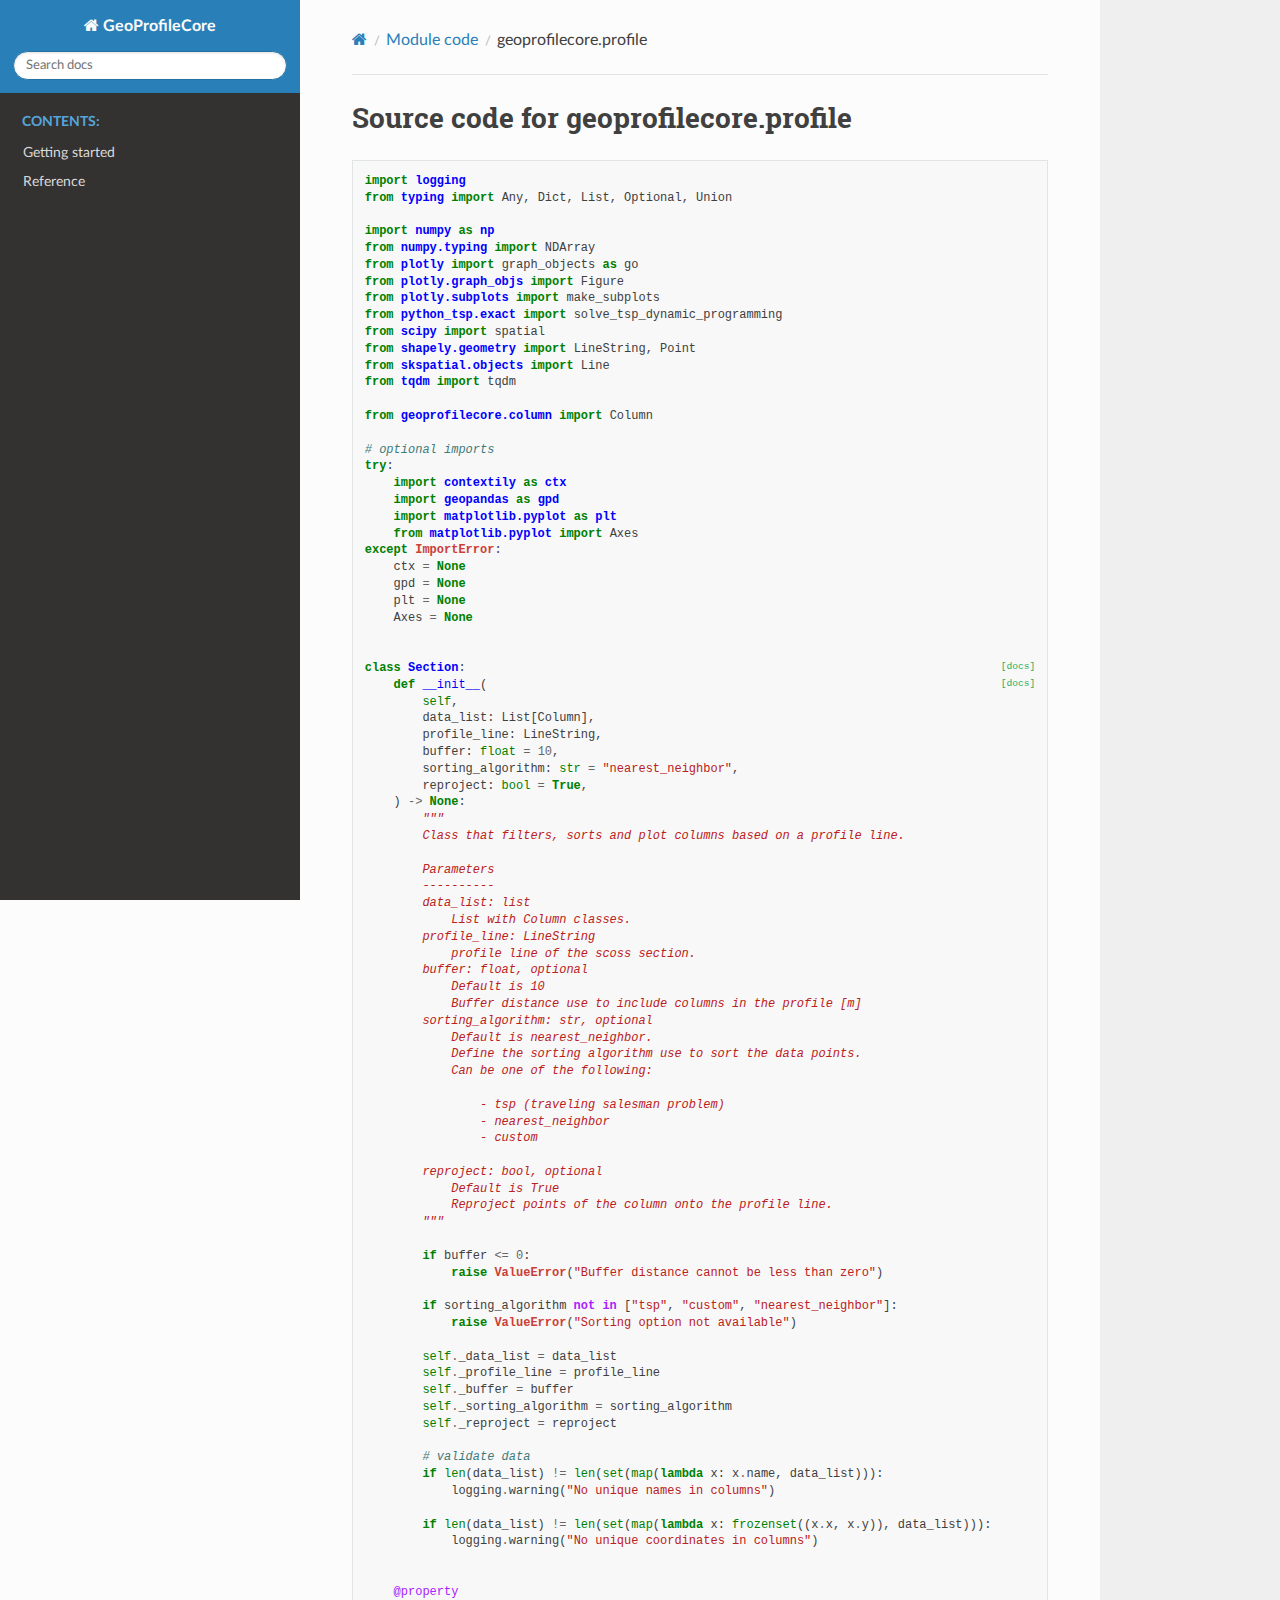
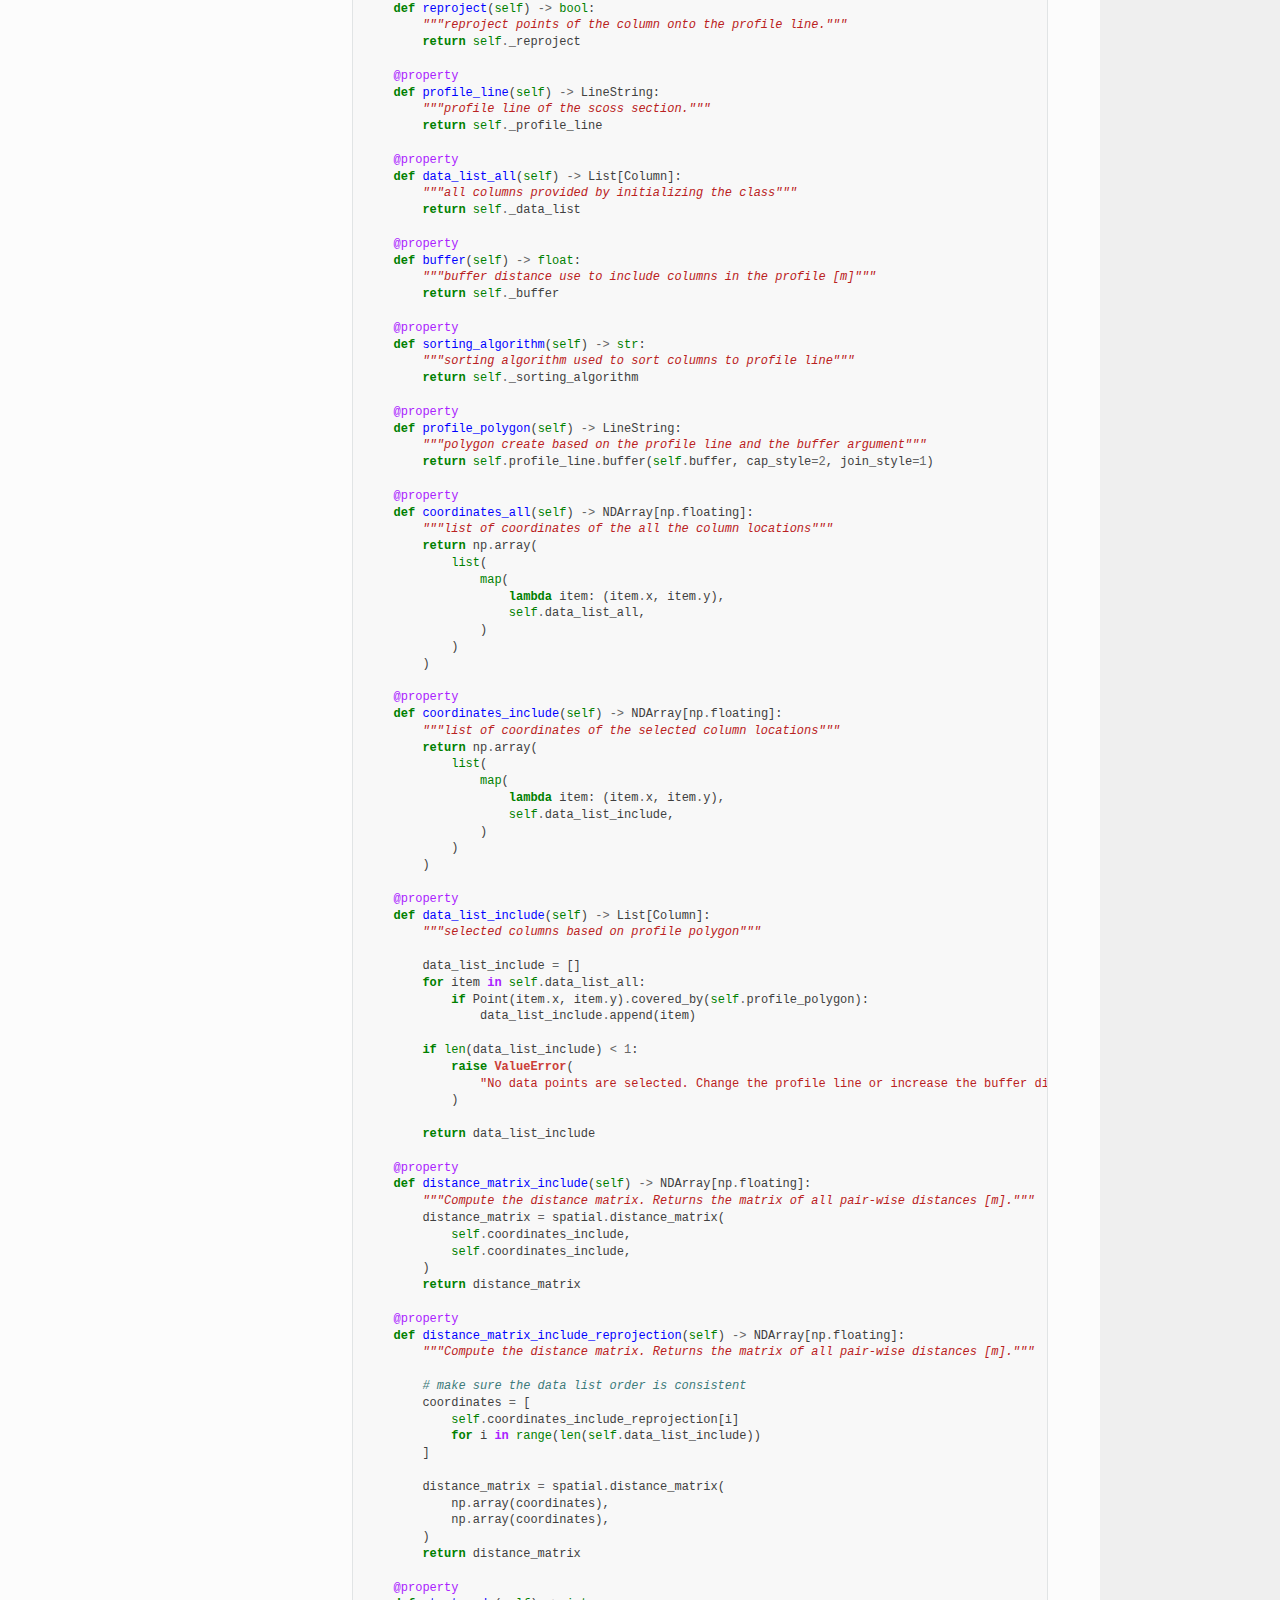
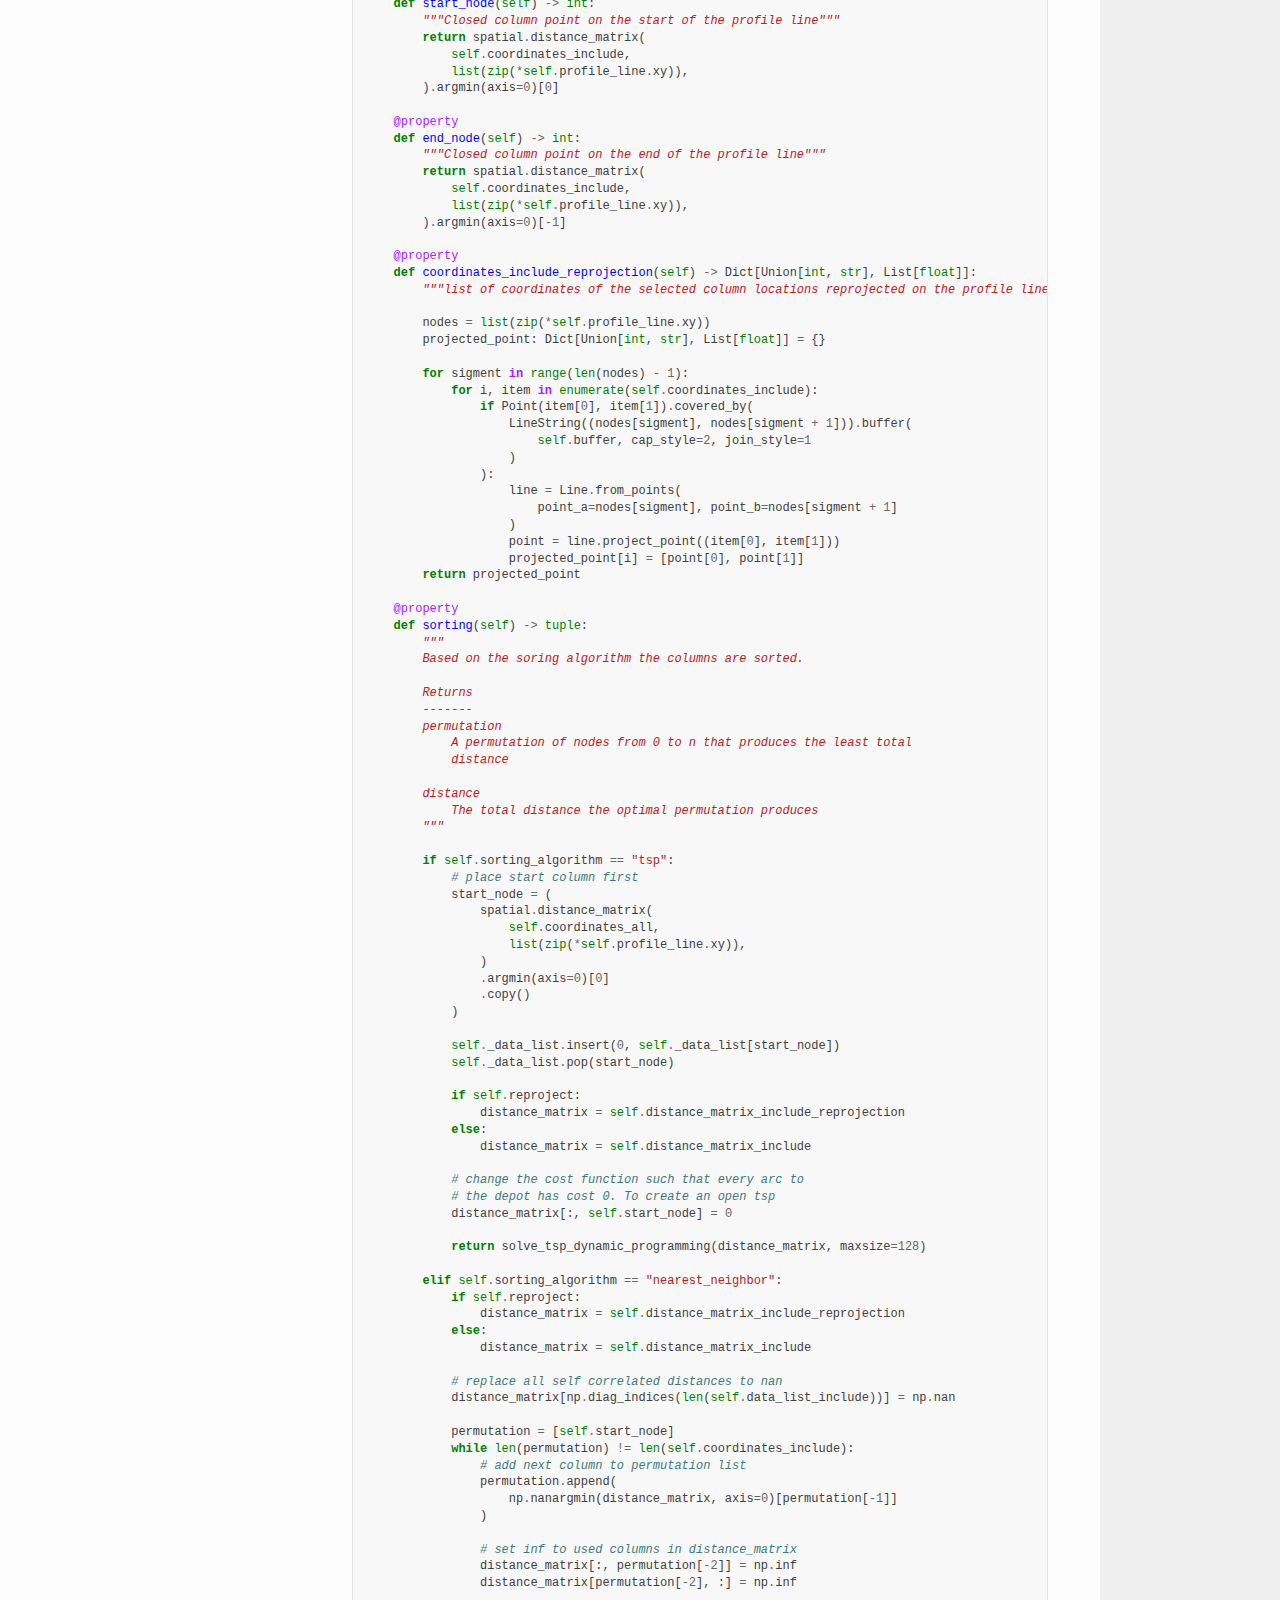
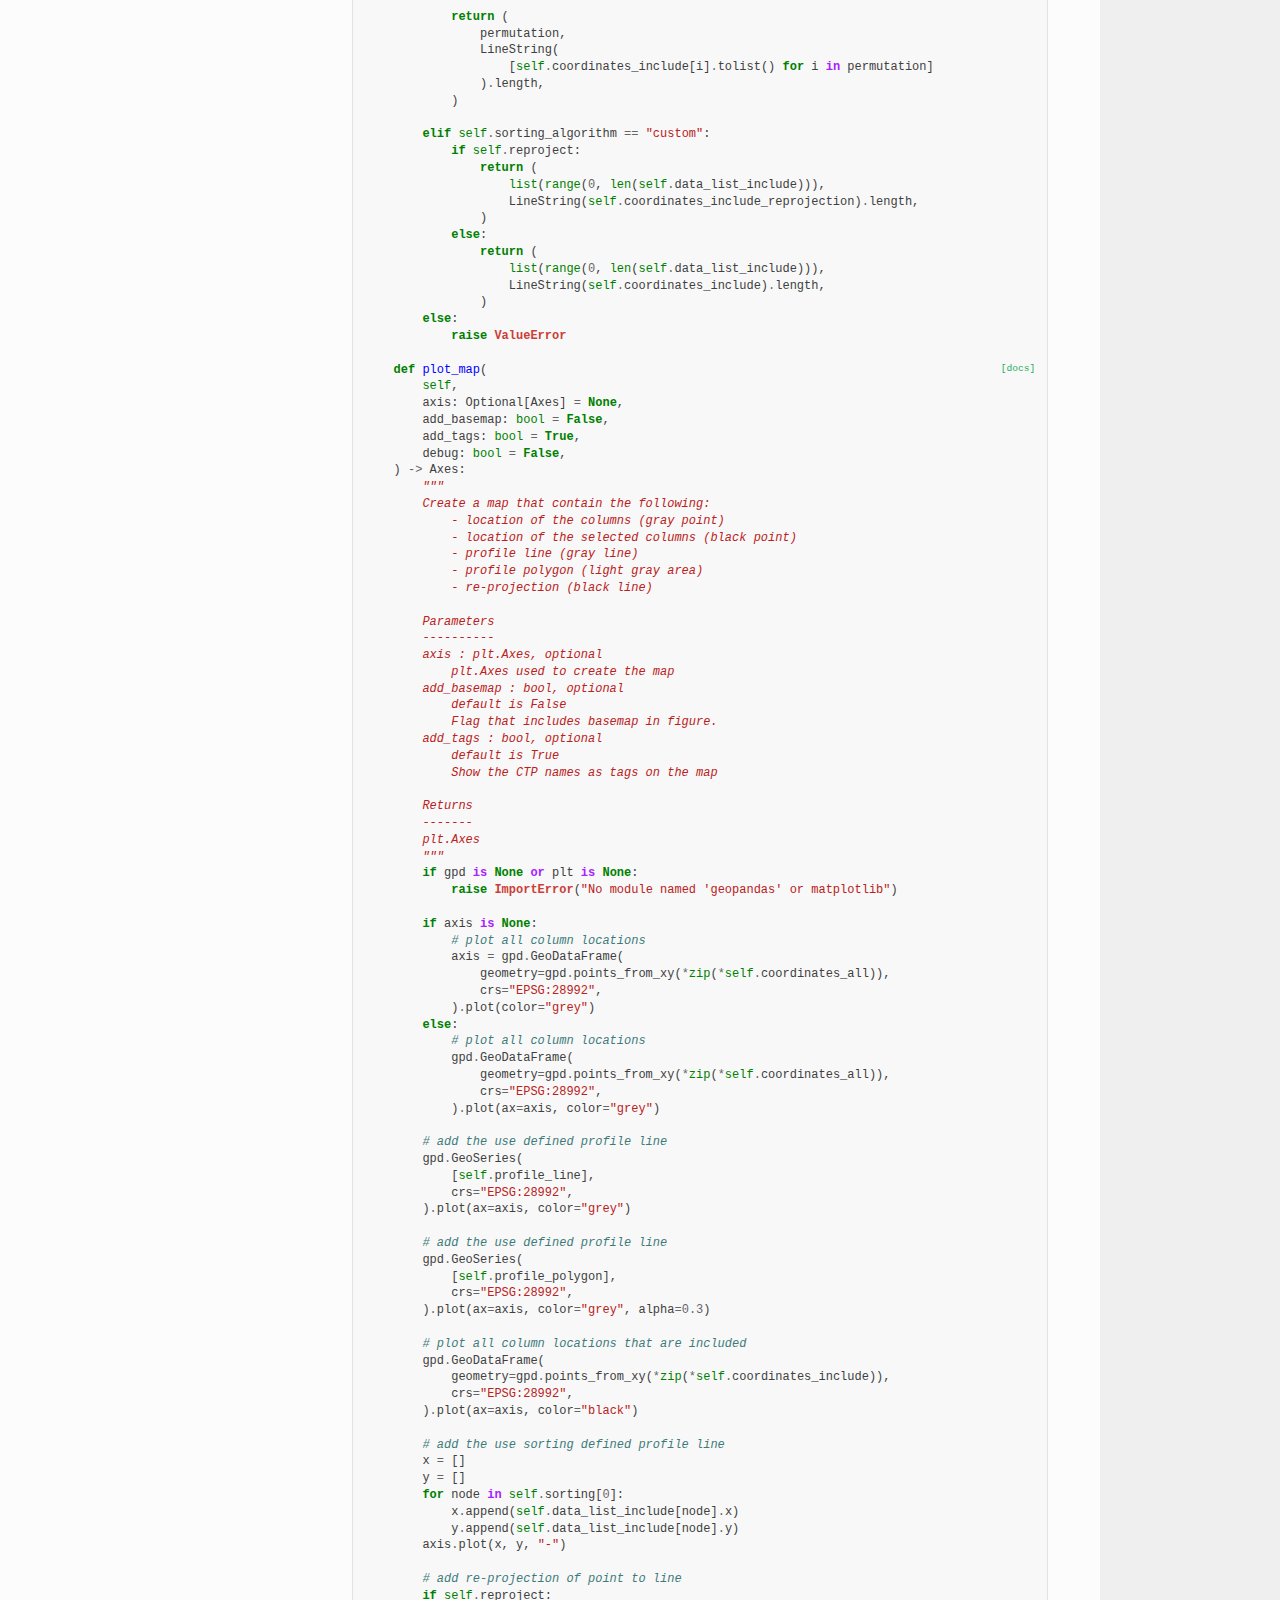
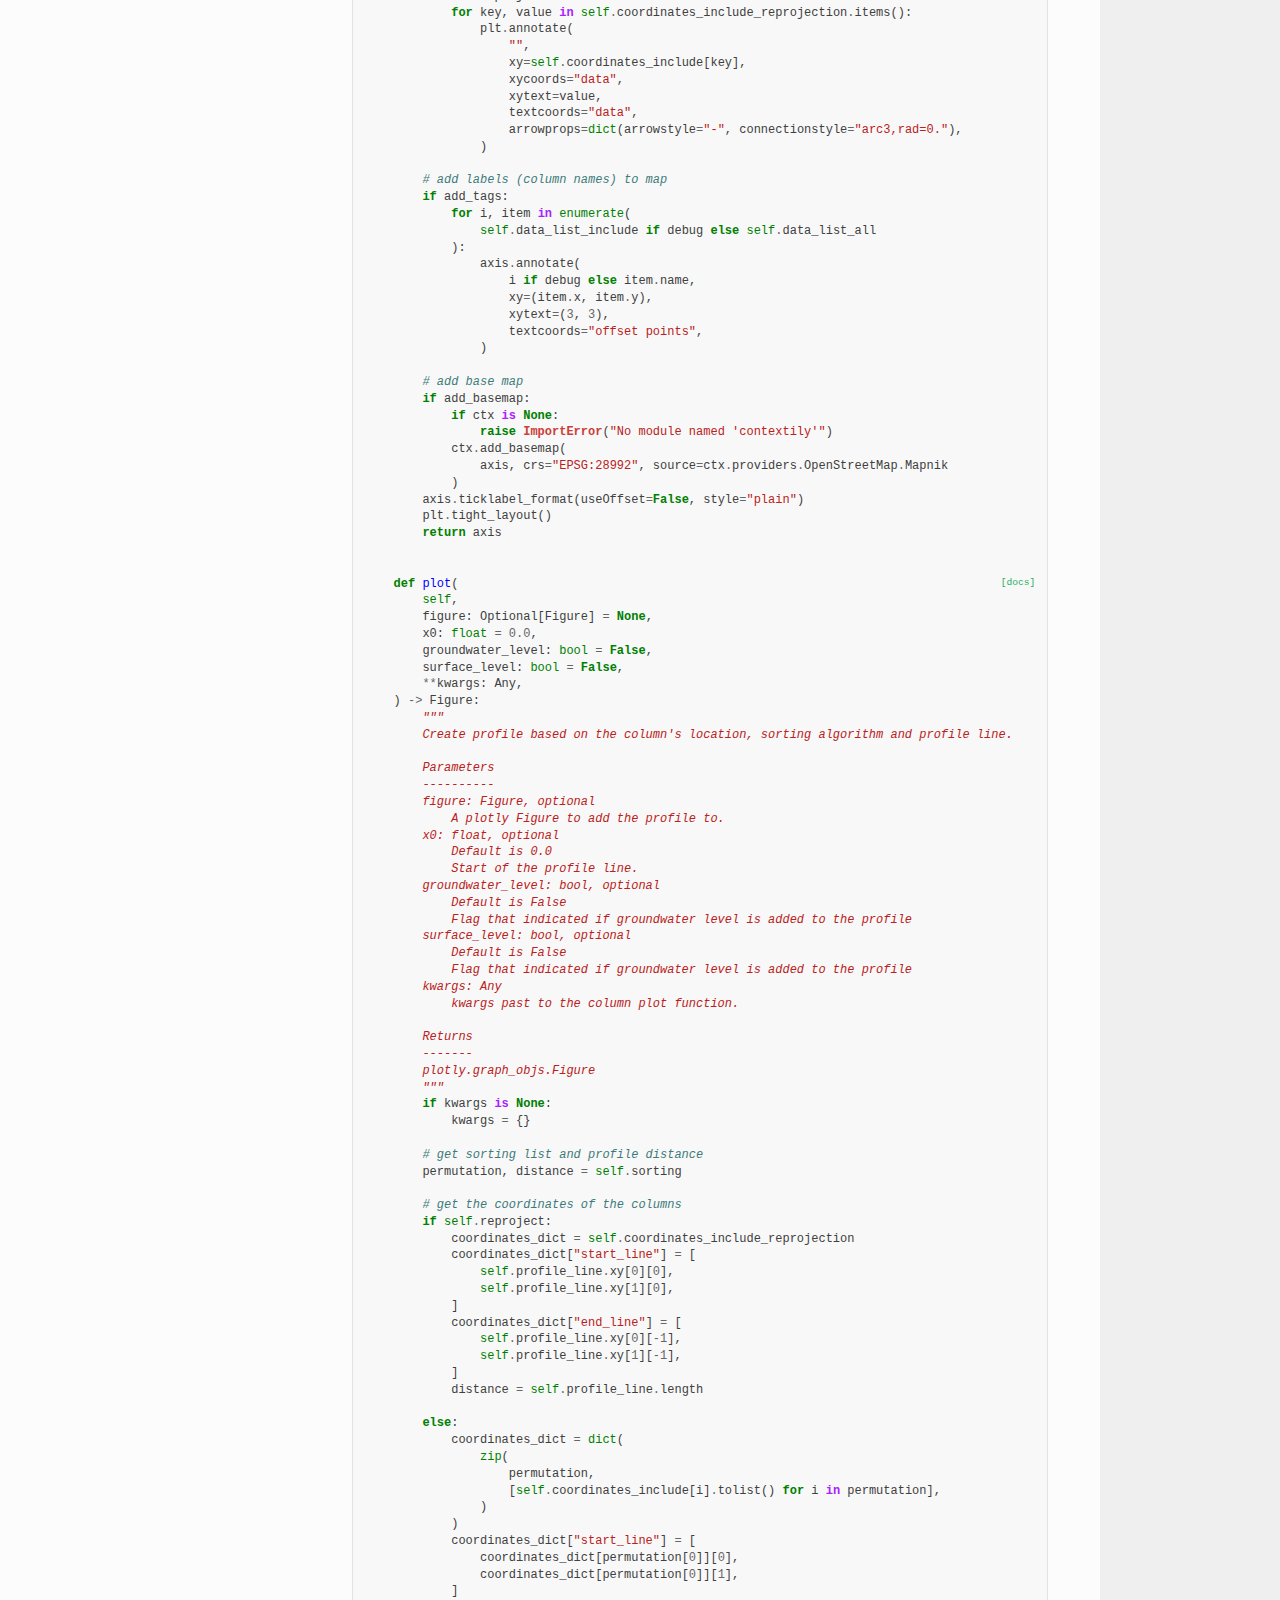
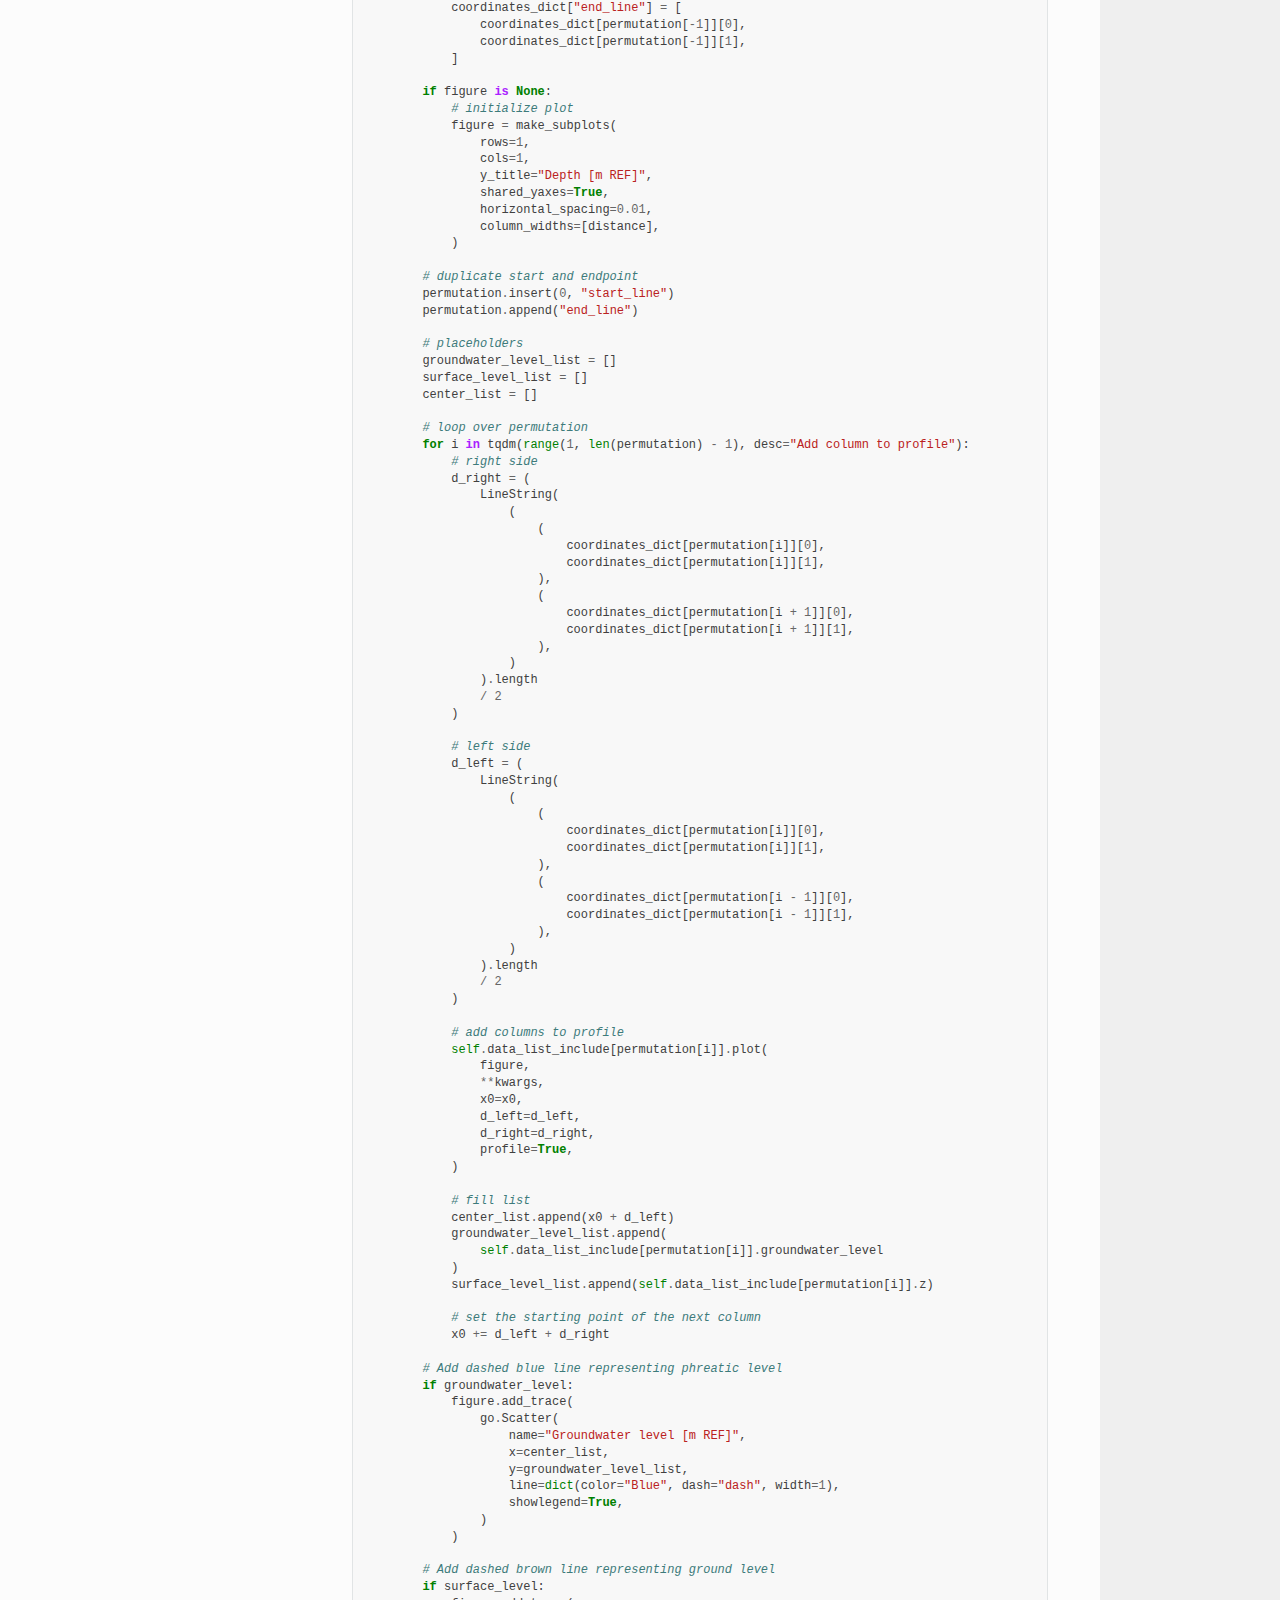
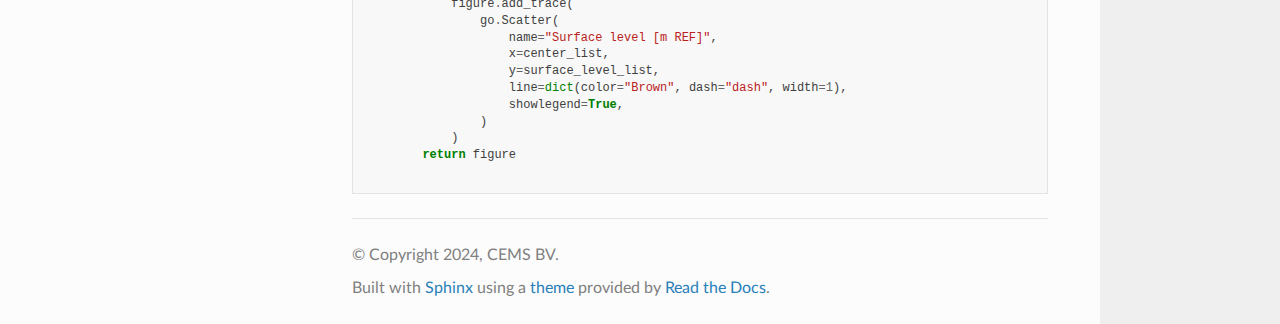
<file: _modules/geoprofilecore/profile.html>
<!DOCTYPE html>
<html class="writer-html5" lang="en" >
<head>
  <meta charset="utf-8" />
  <meta name="viewport" content="width=device-width, initial-scale=1.0" />
  <title>geoprofilecore.profile &mdash; GeoProfileCore 0.1.0 documentation</title>
      <link rel="stylesheet" href="../../_static/pygments.css" type="text/css" />
      <link rel="stylesheet" href="../../_static/css/theme.css" type="text/css" />
      <link rel="stylesheet" href="../../_static/css/index.css" type="text/css" />
  <!--[if lt IE 9]>
    <script src="../../_static/js/html5shiv.min.js"></script>
  <![endif]-->
  
        <script data-url_root="../../" id="documentation_options" src="../../_static/documentation_options.js"></script>
        <script src="../../_static/doctools.js"></script>
        <script src="../../_static/sphinx_highlight.js"></script>
    <script src="../../_static/js/theme.js"></script>
    <link rel="index" title="Index" href="../../genindex.html" />
    <link rel="search" title="Search" href="../../search.html" /> 
</head>

<body class="wy-body-for-nav"> 
  <div class="wy-grid-for-nav">
    <nav data-toggle="wy-nav-shift" class="wy-nav-side">
      <div class="wy-side-scroll">
        <div class="wy-side-nav-search" >

          
          
          <a href="../../index.html" class="icon icon-home">
            GeoProfileCore
          </a>
<div role="search">
  <form id="rtd-search-form" class="wy-form" action="../../search.html" method="get">
    <input type="text" name="q" placeholder="Search docs" aria-label="Search docs" />
    <input type="hidden" name="check_keywords" value="yes" />
    <input type="hidden" name="area" value="default" />
  </form>
</div>
        </div><div class="wy-menu wy-menu-vertical" data-spy="affix" role="navigation" aria-label="Navigation menu">
              <p class="caption" role="heading"><span class="caption-text">Contents:</span></p>
<ul>
<li class="toctree-l1"><a class="reference internal" href="../../tree/getting_started.html">Getting started</a></li>
<li class="toctree-l1"><a class="reference internal" href="../../tree/reference.html">Reference</a></li>
</ul>

        </div>
      </div>
    </nav>

    <section data-toggle="wy-nav-shift" class="wy-nav-content-wrap"><nav class="wy-nav-top" aria-label="Mobile navigation menu" >
          <i data-toggle="wy-nav-top" class="fa fa-bars"></i>
          <a href="../../index.html">GeoProfileCore</a>
      </nav>

      <div class="wy-nav-content">
        <div class="rst-content">
          <div role="navigation" aria-label="Page navigation">
  <ul class="wy-breadcrumbs">
      <li><a href="../../index.html" class="icon icon-home" aria-label="Home"></a></li>
          <li class="breadcrumb-item"><a href="../index.html">Module code</a></li>
      <li class="breadcrumb-item active">geoprofilecore.profile</li>
      <li class="wy-breadcrumbs-aside">
      </li>
  </ul>
  <hr/>
</div>
          <div role="main" class="document" itemscope="itemscope" itemtype="http://schema.org/Article">
           <div itemprop="articleBody">
             
  <h1>Source code for geoprofilecore.profile</h1><div class="highlight"><pre>
<span></span><span class="kn">import</span> <span class="nn">logging</span>
<span class="kn">from</span> <span class="nn">typing</span> <span class="kn">import</span> <span class="n">Any</span><span class="p">,</span> <span class="n">Dict</span><span class="p">,</span> <span class="n">List</span><span class="p">,</span> <span class="n">Optional</span><span class="p">,</span> <span class="n">Union</span>

<span class="kn">import</span> <span class="nn">numpy</span> <span class="k">as</span> <span class="nn">np</span>
<span class="kn">from</span> <span class="nn">numpy.typing</span> <span class="kn">import</span> <span class="n">NDArray</span>
<span class="kn">from</span> <span class="nn">plotly</span> <span class="kn">import</span> <span class="n">graph_objects</span> <span class="k">as</span> <span class="n">go</span>
<span class="kn">from</span> <span class="nn">plotly.graph_objs</span> <span class="kn">import</span> <span class="n">Figure</span>
<span class="kn">from</span> <span class="nn">plotly.subplots</span> <span class="kn">import</span> <span class="n">make_subplots</span>
<span class="kn">from</span> <span class="nn">python_tsp.exact</span> <span class="kn">import</span> <span class="n">solve_tsp_dynamic_programming</span>
<span class="kn">from</span> <span class="nn">scipy</span> <span class="kn">import</span> <span class="n">spatial</span>
<span class="kn">from</span> <span class="nn">shapely.geometry</span> <span class="kn">import</span> <span class="n">LineString</span><span class="p">,</span> <span class="n">Point</span>
<span class="kn">from</span> <span class="nn">skspatial.objects</span> <span class="kn">import</span> <span class="n">Line</span>
<span class="kn">from</span> <span class="nn">tqdm</span> <span class="kn">import</span> <span class="n">tqdm</span>

<span class="kn">from</span> <span class="nn">geoprofilecore.column</span> <span class="kn">import</span> <span class="n">Column</span>

<span class="c1"># optional imports</span>
<span class="k">try</span><span class="p">:</span>
    <span class="kn">import</span> <span class="nn">contextily</span> <span class="k">as</span> <span class="nn">ctx</span>
    <span class="kn">import</span> <span class="nn">geopandas</span> <span class="k">as</span> <span class="nn">gpd</span>
    <span class="kn">import</span> <span class="nn">matplotlib.pyplot</span> <span class="k">as</span> <span class="nn">plt</span>
    <span class="kn">from</span> <span class="nn">matplotlib.pyplot</span> <span class="kn">import</span> <span class="n">Axes</span>
<span class="k">except</span> <span class="ne">ImportError</span><span class="p">:</span>
    <span class="n">ctx</span> <span class="o">=</span> <span class="kc">None</span>
    <span class="n">gpd</span> <span class="o">=</span> <span class="kc">None</span>
    <span class="n">plt</span> <span class="o">=</span> <span class="kc">None</span>
    <span class="n">Axes</span> <span class="o">=</span> <span class="kc">None</span>


<div class="viewcode-block" id="Section"><a class="viewcode-back" href="../../tree/reference.html#geoprofilecore.profile.Section">[docs]</a><span class="k">class</span> <span class="nc">Section</span><span class="p">:</span>
<div class="viewcode-block" id="Section.__init__"><a class="viewcode-back" href="../../tree/reference.html#geoprofilecore.profile.Section.__init__">[docs]</a>    <span class="k">def</span> <span class="fm">__init__</span><span class="p">(</span>
        <span class="bp">self</span><span class="p">,</span>
        <span class="n">data_list</span><span class="p">:</span> <span class="n">List</span><span class="p">[</span><span class="n">Column</span><span class="p">],</span>
        <span class="n">profile_line</span><span class="p">:</span> <span class="n">LineString</span><span class="p">,</span>
        <span class="n">buffer</span><span class="p">:</span> <span class="nb">float</span> <span class="o">=</span> <span class="mi">10</span><span class="p">,</span>
        <span class="n">sorting_algorithm</span><span class="p">:</span> <span class="nb">str</span> <span class="o">=</span> <span class="s2">&quot;nearest_neighbor&quot;</span><span class="p">,</span>
        <span class="n">reproject</span><span class="p">:</span> <span class="nb">bool</span> <span class="o">=</span> <span class="kc">True</span><span class="p">,</span>
    <span class="p">)</span> <span class="o">-&gt;</span> <span class="kc">None</span><span class="p">:</span>
<span class="w">        </span><span class="sd">&quot;&quot;&quot;</span>
<span class="sd">        Class that filters, sorts and plot columns based on a profile line.</span>

<span class="sd">        Parameters</span>
<span class="sd">        ----------</span>
<span class="sd">        data_list: list</span>
<span class="sd">            List with Column classes.</span>
<span class="sd">        profile_line: LineString</span>
<span class="sd">            profile line of the scoss section.</span>
<span class="sd">        buffer: float, optional</span>
<span class="sd">            Default is 10</span>
<span class="sd">            Buffer distance use to include columns in the profile [m]</span>
<span class="sd">        sorting_algorithm: str, optional</span>
<span class="sd">            Default is nearest_neighbor.</span>
<span class="sd">            Define the sorting algorithm use to sort the data points.</span>
<span class="sd">            Can be one of the following:</span>

<span class="sd">                - tsp (traveling salesman problem)</span>
<span class="sd">                - nearest_neighbor</span>
<span class="sd">                - custom</span>

<span class="sd">        reproject: bool, optional</span>
<span class="sd">            Default is True</span>
<span class="sd">            Reproject points of the column onto the profile line.</span>
<span class="sd">        &quot;&quot;&quot;</span>

        <span class="k">if</span> <span class="n">buffer</span> <span class="o">&lt;=</span> <span class="mi">0</span><span class="p">:</span>
            <span class="k">raise</span> <span class="ne">ValueError</span><span class="p">(</span><span class="s2">&quot;Buffer distance cannot be less than zero&quot;</span><span class="p">)</span>

        <span class="k">if</span> <span class="n">sorting_algorithm</span> <span class="ow">not</span> <span class="ow">in</span> <span class="p">[</span><span class="s2">&quot;tsp&quot;</span><span class="p">,</span> <span class="s2">&quot;custom&quot;</span><span class="p">,</span> <span class="s2">&quot;nearest_neighbor&quot;</span><span class="p">]:</span>
            <span class="k">raise</span> <span class="ne">ValueError</span><span class="p">(</span><span class="s2">&quot;Sorting option not available&quot;</span><span class="p">)</span>

        <span class="bp">self</span><span class="o">.</span><span class="n">_data_list</span> <span class="o">=</span> <span class="n">data_list</span>
        <span class="bp">self</span><span class="o">.</span><span class="n">_profile_line</span> <span class="o">=</span> <span class="n">profile_line</span>
        <span class="bp">self</span><span class="o">.</span><span class="n">_buffer</span> <span class="o">=</span> <span class="n">buffer</span>
        <span class="bp">self</span><span class="o">.</span><span class="n">_sorting_algorithm</span> <span class="o">=</span> <span class="n">sorting_algorithm</span>
        <span class="bp">self</span><span class="o">.</span><span class="n">_reproject</span> <span class="o">=</span> <span class="n">reproject</span>

        <span class="c1"># validate data</span>
        <span class="k">if</span> <span class="nb">len</span><span class="p">(</span><span class="n">data_list</span><span class="p">)</span> <span class="o">!=</span> <span class="nb">len</span><span class="p">(</span><span class="nb">set</span><span class="p">(</span><span class="nb">map</span><span class="p">(</span><span class="k">lambda</span> <span class="n">x</span><span class="p">:</span> <span class="n">x</span><span class="o">.</span><span class="n">name</span><span class="p">,</span> <span class="n">data_list</span><span class="p">))):</span>
            <span class="n">logging</span><span class="o">.</span><span class="n">warning</span><span class="p">(</span><span class="s2">&quot;No unique names in columns&quot;</span><span class="p">)</span>

        <span class="k">if</span> <span class="nb">len</span><span class="p">(</span><span class="n">data_list</span><span class="p">)</span> <span class="o">!=</span> <span class="nb">len</span><span class="p">(</span><span class="nb">set</span><span class="p">(</span><span class="nb">map</span><span class="p">(</span><span class="k">lambda</span> <span class="n">x</span><span class="p">:</span> <span class="nb">frozenset</span><span class="p">((</span><span class="n">x</span><span class="o">.</span><span class="n">x</span><span class="p">,</span> <span class="n">x</span><span class="o">.</span><span class="n">y</span><span class="p">)),</span> <span class="n">data_list</span><span class="p">))):</span>
            <span class="n">logging</span><span class="o">.</span><span class="n">warning</span><span class="p">(</span><span class="s2">&quot;No unique coordinates in columns&quot;</span><span class="p">)</span></div>

    <span class="nd">@property</span>
    <span class="k">def</span> <span class="nf">reproject</span><span class="p">(</span><span class="bp">self</span><span class="p">)</span> <span class="o">-&gt;</span> <span class="nb">bool</span><span class="p">:</span>
<span class="w">        </span><span class="sd">&quot;&quot;&quot;reproject points of the column onto the profile line.&quot;&quot;&quot;</span>
        <span class="k">return</span> <span class="bp">self</span><span class="o">.</span><span class="n">_reproject</span>

    <span class="nd">@property</span>
    <span class="k">def</span> <span class="nf">profile_line</span><span class="p">(</span><span class="bp">self</span><span class="p">)</span> <span class="o">-&gt;</span> <span class="n">LineString</span><span class="p">:</span>
<span class="w">        </span><span class="sd">&quot;&quot;&quot;profile line of the scoss section.&quot;&quot;&quot;</span>
        <span class="k">return</span> <span class="bp">self</span><span class="o">.</span><span class="n">_profile_line</span>

    <span class="nd">@property</span>
    <span class="k">def</span> <span class="nf">data_list_all</span><span class="p">(</span><span class="bp">self</span><span class="p">)</span> <span class="o">-&gt;</span> <span class="n">List</span><span class="p">[</span><span class="n">Column</span><span class="p">]:</span>
<span class="w">        </span><span class="sd">&quot;&quot;&quot;all columns provided by initializing the class&quot;&quot;&quot;</span>
        <span class="k">return</span> <span class="bp">self</span><span class="o">.</span><span class="n">_data_list</span>

    <span class="nd">@property</span>
    <span class="k">def</span> <span class="nf">buffer</span><span class="p">(</span><span class="bp">self</span><span class="p">)</span> <span class="o">-&gt;</span> <span class="nb">float</span><span class="p">:</span>
<span class="w">        </span><span class="sd">&quot;&quot;&quot;buffer distance use to include columns in the profile [m]&quot;&quot;&quot;</span>
        <span class="k">return</span> <span class="bp">self</span><span class="o">.</span><span class="n">_buffer</span>

    <span class="nd">@property</span>
    <span class="k">def</span> <span class="nf">sorting_algorithm</span><span class="p">(</span><span class="bp">self</span><span class="p">)</span> <span class="o">-&gt;</span> <span class="nb">str</span><span class="p">:</span>
<span class="w">        </span><span class="sd">&quot;&quot;&quot;sorting algorithm used to sort columns to profile line&quot;&quot;&quot;</span>
        <span class="k">return</span> <span class="bp">self</span><span class="o">.</span><span class="n">_sorting_algorithm</span>

    <span class="nd">@property</span>
    <span class="k">def</span> <span class="nf">profile_polygon</span><span class="p">(</span><span class="bp">self</span><span class="p">)</span> <span class="o">-&gt;</span> <span class="n">LineString</span><span class="p">:</span>
<span class="w">        </span><span class="sd">&quot;&quot;&quot;polygon create based on the profile line and the buffer argument&quot;&quot;&quot;</span>
        <span class="k">return</span> <span class="bp">self</span><span class="o">.</span><span class="n">profile_line</span><span class="o">.</span><span class="n">buffer</span><span class="p">(</span><span class="bp">self</span><span class="o">.</span><span class="n">buffer</span><span class="p">,</span> <span class="n">cap_style</span><span class="o">=</span><span class="mi">2</span><span class="p">,</span> <span class="n">join_style</span><span class="o">=</span><span class="mi">1</span><span class="p">)</span>

    <span class="nd">@property</span>
    <span class="k">def</span> <span class="nf">coordinates_all</span><span class="p">(</span><span class="bp">self</span><span class="p">)</span> <span class="o">-&gt;</span> <span class="n">NDArray</span><span class="p">[</span><span class="n">np</span><span class="o">.</span><span class="n">floating</span><span class="p">]:</span>
<span class="w">        </span><span class="sd">&quot;&quot;&quot;list of coordinates of the all the column locations&quot;&quot;&quot;</span>
        <span class="k">return</span> <span class="n">np</span><span class="o">.</span><span class="n">array</span><span class="p">(</span>
            <span class="nb">list</span><span class="p">(</span>
                <span class="nb">map</span><span class="p">(</span>
                    <span class="k">lambda</span> <span class="n">item</span><span class="p">:</span> <span class="p">(</span><span class="n">item</span><span class="o">.</span><span class="n">x</span><span class="p">,</span> <span class="n">item</span><span class="o">.</span><span class="n">y</span><span class="p">),</span>
                    <span class="bp">self</span><span class="o">.</span><span class="n">data_list_all</span><span class="p">,</span>
                <span class="p">)</span>
            <span class="p">)</span>
        <span class="p">)</span>

    <span class="nd">@property</span>
    <span class="k">def</span> <span class="nf">coordinates_include</span><span class="p">(</span><span class="bp">self</span><span class="p">)</span> <span class="o">-&gt;</span> <span class="n">NDArray</span><span class="p">[</span><span class="n">np</span><span class="o">.</span><span class="n">floating</span><span class="p">]:</span>
<span class="w">        </span><span class="sd">&quot;&quot;&quot;list of coordinates of the selected column locations&quot;&quot;&quot;</span>
        <span class="k">return</span> <span class="n">np</span><span class="o">.</span><span class="n">array</span><span class="p">(</span>
            <span class="nb">list</span><span class="p">(</span>
                <span class="nb">map</span><span class="p">(</span>
                    <span class="k">lambda</span> <span class="n">item</span><span class="p">:</span> <span class="p">(</span><span class="n">item</span><span class="o">.</span><span class="n">x</span><span class="p">,</span> <span class="n">item</span><span class="o">.</span><span class="n">y</span><span class="p">),</span>
                    <span class="bp">self</span><span class="o">.</span><span class="n">data_list_include</span><span class="p">,</span>
                <span class="p">)</span>
            <span class="p">)</span>
        <span class="p">)</span>

    <span class="nd">@property</span>
    <span class="k">def</span> <span class="nf">data_list_include</span><span class="p">(</span><span class="bp">self</span><span class="p">)</span> <span class="o">-&gt;</span> <span class="n">List</span><span class="p">[</span><span class="n">Column</span><span class="p">]:</span>
<span class="w">        </span><span class="sd">&quot;&quot;&quot;selected columns based on profile polygon&quot;&quot;&quot;</span>

        <span class="n">data_list_include</span> <span class="o">=</span> <span class="p">[]</span>
        <span class="k">for</span> <span class="n">item</span> <span class="ow">in</span> <span class="bp">self</span><span class="o">.</span><span class="n">data_list_all</span><span class="p">:</span>
            <span class="k">if</span> <span class="n">Point</span><span class="p">(</span><span class="n">item</span><span class="o">.</span><span class="n">x</span><span class="p">,</span> <span class="n">item</span><span class="o">.</span><span class="n">y</span><span class="p">)</span><span class="o">.</span><span class="n">covered_by</span><span class="p">(</span><span class="bp">self</span><span class="o">.</span><span class="n">profile_polygon</span><span class="p">):</span>
                <span class="n">data_list_include</span><span class="o">.</span><span class="n">append</span><span class="p">(</span><span class="n">item</span><span class="p">)</span>

        <span class="k">if</span> <span class="nb">len</span><span class="p">(</span><span class="n">data_list_include</span><span class="p">)</span> <span class="o">&lt;</span> <span class="mi">1</span><span class="p">:</span>
            <span class="k">raise</span> <span class="ne">ValueError</span><span class="p">(</span>
                <span class="s2">&quot;No data points are selected. Change the profile line or increase the buffer distance.&quot;</span>
            <span class="p">)</span>

        <span class="k">return</span> <span class="n">data_list_include</span>

    <span class="nd">@property</span>
    <span class="k">def</span> <span class="nf">distance_matrix_include</span><span class="p">(</span><span class="bp">self</span><span class="p">)</span> <span class="o">-&gt;</span> <span class="n">NDArray</span><span class="p">[</span><span class="n">np</span><span class="o">.</span><span class="n">floating</span><span class="p">]:</span>
<span class="w">        </span><span class="sd">&quot;&quot;&quot;Compute the distance matrix. Returns the matrix of all pair-wise distances [m].&quot;&quot;&quot;</span>
        <span class="n">distance_matrix</span> <span class="o">=</span> <span class="n">spatial</span><span class="o">.</span><span class="n">distance_matrix</span><span class="p">(</span>
            <span class="bp">self</span><span class="o">.</span><span class="n">coordinates_include</span><span class="p">,</span>
            <span class="bp">self</span><span class="o">.</span><span class="n">coordinates_include</span><span class="p">,</span>
        <span class="p">)</span>
        <span class="k">return</span> <span class="n">distance_matrix</span>

    <span class="nd">@property</span>
    <span class="k">def</span> <span class="nf">distance_matrix_include_reprojection</span><span class="p">(</span><span class="bp">self</span><span class="p">)</span> <span class="o">-&gt;</span> <span class="n">NDArray</span><span class="p">[</span><span class="n">np</span><span class="o">.</span><span class="n">floating</span><span class="p">]:</span>
<span class="w">        </span><span class="sd">&quot;&quot;&quot;Compute the distance matrix. Returns the matrix of all pair-wise distances [m].&quot;&quot;&quot;</span>

        <span class="c1"># make sure the data list order is consistent</span>
        <span class="n">coordinates</span> <span class="o">=</span> <span class="p">[</span>
            <span class="bp">self</span><span class="o">.</span><span class="n">coordinates_include_reprojection</span><span class="p">[</span><span class="n">i</span><span class="p">]</span>
            <span class="k">for</span> <span class="n">i</span> <span class="ow">in</span> <span class="nb">range</span><span class="p">(</span><span class="nb">len</span><span class="p">(</span><span class="bp">self</span><span class="o">.</span><span class="n">data_list_include</span><span class="p">))</span>
        <span class="p">]</span>

        <span class="n">distance_matrix</span> <span class="o">=</span> <span class="n">spatial</span><span class="o">.</span><span class="n">distance_matrix</span><span class="p">(</span>
            <span class="n">np</span><span class="o">.</span><span class="n">array</span><span class="p">(</span><span class="n">coordinates</span><span class="p">),</span>
            <span class="n">np</span><span class="o">.</span><span class="n">array</span><span class="p">(</span><span class="n">coordinates</span><span class="p">),</span>
        <span class="p">)</span>
        <span class="k">return</span> <span class="n">distance_matrix</span>

    <span class="nd">@property</span>
    <span class="k">def</span> <span class="nf">start_node</span><span class="p">(</span><span class="bp">self</span><span class="p">)</span> <span class="o">-&gt;</span> <span class="nb">int</span><span class="p">:</span>
<span class="w">        </span><span class="sd">&quot;&quot;&quot;Closed column point on the start of the profile line&quot;&quot;&quot;</span>
        <span class="k">return</span> <span class="n">spatial</span><span class="o">.</span><span class="n">distance_matrix</span><span class="p">(</span>
            <span class="bp">self</span><span class="o">.</span><span class="n">coordinates_include</span><span class="p">,</span>
            <span class="nb">list</span><span class="p">(</span><span class="nb">zip</span><span class="p">(</span><span class="o">*</span><span class="bp">self</span><span class="o">.</span><span class="n">profile_line</span><span class="o">.</span><span class="n">xy</span><span class="p">)),</span>
        <span class="p">)</span><span class="o">.</span><span class="n">argmin</span><span class="p">(</span><span class="n">axis</span><span class="o">=</span><span class="mi">0</span><span class="p">)[</span><span class="mi">0</span><span class="p">]</span>

    <span class="nd">@property</span>
    <span class="k">def</span> <span class="nf">end_node</span><span class="p">(</span><span class="bp">self</span><span class="p">)</span> <span class="o">-&gt;</span> <span class="nb">int</span><span class="p">:</span>
<span class="w">        </span><span class="sd">&quot;&quot;&quot;Closed column point on the end of the profile line&quot;&quot;&quot;</span>
        <span class="k">return</span> <span class="n">spatial</span><span class="o">.</span><span class="n">distance_matrix</span><span class="p">(</span>
            <span class="bp">self</span><span class="o">.</span><span class="n">coordinates_include</span><span class="p">,</span>
            <span class="nb">list</span><span class="p">(</span><span class="nb">zip</span><span class="p">(</span><span class="o">*</span><span class="bp">self</span><span class="o">.</span><span class="n">profile_line</span><span class="o">.</span><span class="n">xy</span><span class="p">)),</span>
        <span class="p">)</span><span class="o">.</span><span class="n">argmin</span><span class="p">(</span><span class="n">axis</span><span class="o">=</span><span class="mi">0</span><span class="p">)[</span><span class="o">-</span><span class="mi">1</span><span class="p">]</span>

    <span class="nd">@property</span>
    <span class="k">def</span> <span class="nf">coordinates_include_reprojection</span><span class="p">(</span><span class="bp">self</span><span class="p">)</span> <span class="o">-&gt;</span> <span class="n">Dict</span><span class="p">[</span><span class="n">Union</span><span class="p">[</span><span class="nb">int</span><span class="p">,</span> <span class="nb">str</span><span class="p">],</span> <span class="n">List</span><span class="p">[</span><span class="nb">float</span><span class="p">]]:</span>
<span class="w">        </span><span class="sd">&quot;&quot;&quot;list of coordinates of the selected column locations reprojected on the profile line&quot;&quot;&quot;</span>

        <span class="n">nodes</span> <span class="o">=</span> <span class="nb">list</span><span class="p">(</span><span class="nb">zip</span><span class="p">(</span><span class="o">*</span><span class="bp">self</span><span class="o">.</span><span class="n">profile_line</span><span class="o">.</span><span class="n">xy</span><span class="p">))</span>
        <span class="n">projected_point</span><span class="p">:</span> <span class="n">Dict</span><span class="p">[</span><span class="n">Union</span><span class="p">[</span><span class="nb">int</span><span class="p">,</span> <span class="nb">str</span><span class="p">],</span> <span class="n">List</span><span class="p">[</span><span class="nb">float</span><span class="p">]]</span> <span class="o">=</span> <span class="p">{}</span>

        <span class="k">for</span> <span class="n">sigment</span> <span class="ow">in</span> <span class="nb">range</span><span class="p">(</span><span class="nb">len</span><span class="p">(</span><span class="n">nodes</span><span class="p">)</span> <span class="o">-</span> <span class="mi">1</span><span class="p">):</span>
            <span class="k">for</span> <span class="n">i</span><span class="p">,</span> <span class="n">item</span> <span class="ow">in</span> <span class="nb">enumerate</span><span class="p">(</span><span class="bp">self</span><span class="o">.</span><span class="n">coordinates_include</span><span class="p">):</span>
                <span class="k">if</span> <span class="n">Point</span><span class="p">(</span><span class="n">item</span><span class="p">[</span><span class="mi">0</span><span class="p">],</span> <span class="n">item</span><span class="p">[</span><span class="mi">1</span><span class="p">])</span><span class="o">.</span><span class="n">covered_by</span><span class="p">(</span>
                    <span class="n">LineString</span><span class="p">((</span><span class="n">nodes</span><span class="p">[</span><span class="n">sigment</span><span class="p">],</span> <span class="n">nodes</span><span class="p">[</span><span class="n">sigment</span> <span class="o">+</span> <span class="mi">1</span><span class="p">]))</span><span class="o">.</span><span class="n">buffer</span><span class="p">(</span>
                        <span class="bp">self</span><span class="o">.</span><span class="n">buffer</span><span class="p">,</span> <span class="n">cap_style</span><span class="o">=</span><span class="mi">2</span><span class="p">,</span> <span class="n">join_style</span><span class="o">=</span><span class="mi">1</span>
                    <span class="p">)</span>
                <span class="p">):</span>
                    <span class="n">line</span> <span class="o">=</span> <span class="n">Line</span><span class="o">.</span><span class="n">from_points</span><span class="p">(</span>
                        <span class="n">point_a</span><span class="o">=</span><span class="n">nodes</span><span class="p">[</span><span class="n">sigment</span><span class="p">],</span> <span class="n">point_b</span><span class="o">=</span><span class="n">nodes</span><span class="p">[</span><span class="n">sigment</span> <span class="o">+</span> <span class="mi">1</span><span class="p">]</span>
                    <span class="p">)</span>
                    <span class="n">point</span> <span class="o">=</span> <span class="n">line</span><span class="o">.</span><span class="n">project_point</span><span class="p">((</span><span class="n">item</span><span class="p">[</span><span class="mi">0</span><span class="p">],</span> <span class="n">item</span><span class="p">[</span><span class="mi">1</span><span class="p">]))</span>
                    <span class="n">projected_point</span><span class="p">[</span><span class="n">i</span><span class="p">]</span> <span class="o">=</span> <span class="p">[</span><span class="n">point</span><span class="p">[</span><span class="mi">0</span><span class="p">],</span> <span class="n">point</span><span class="p">[</span><span class="mi">1</span><span class="p">]]</span>
        <span class="k">return</span> <span class="n">projected_point</span>

    <span class="nd">@property</span>
    <span class="k">def</span> <span class="nf">sorting</span><span class="p">(</span><span class="bp">self</span><span class="p">)</span> <span class="o">-&gt;</span> <span class="nb">tuple</span><span class="p">:</span>
<span class="w">        </span><span class="sd">&quot;&quot;&quot;</span>
<span class="sd">        Based on the soring algorithm the columns are sorted.</span>

<span class="sd">        Returns</span>
<span class="sd">        -------</span>
<span class="sd">        permutation</span>
<span class="sd">            A permutation of nodes from 0 to n that produces the least total</span>
<span class="sd">            distance</span>

<span class="sd">        distance</span>
<span class="sd">            The total distance the optimal permutation produces</span>
<span class="sd">        &quot;&quot;&quot;</span>

        <span class="k">if</span> <span class="bp">self</span><span class="o">.</span><span class="n">sorting_algorithm</span> <span class="o">==</span> <span class="s2">&quot;tsp&quot;</span><span class="p">:</span>
            <span class="c1"># place start column first</span>
            <span class="n">start_node</span> <span class="o">=</span> <span class="p">(</span>
                <span class="n">spatial</span><span class="o">.</span><span class="n">distance_matrix</span><span class="p">(</span>
                    <span class="bp">self</span><span class="o">.</span><span class="n">coordinates_all</span><span class="p">,</span>
                    <span class="nb">list</span><span class="p">(</span><span class="nb">zip</span><span class="p">(</span><span class="o">*</span><span class="bp">self</span><span class="o">.</span><span class="n">profile_line</span><span class="o">.</span><span class="n">xy</span><span class="p">)),</span>
                <span class="p">)</span>
                <span class="o">.</span><span class="n">argmin</span><span class="p">(</span><span class="n">axis</span><span class="o">=</span><span class="mi">0</span><span class="p">)[</span><span class="mi">0</span><span class="p">]</span>
                <span class="o">.</span><span class="n">copy</span><span class="p">()</span>
            <span class="p">)</span>

            <span class="bp">self</span><span class="o">.</span><span class="n">_data_list</span><span class="o">.</span><span class="n">insert</span><span class="p">(</span><span class="mi">0</span><span class="p">,</span> <span class="bp">self</span><span class="o">.</span><span class="n">_data_list</span><span class="p">[</span><span class="n">start_node</span><span class="p">])</span>
            <span class="bp">self</span><span class="o">.</span><span class="n">_data_list</span><span class="o">.</span><span class="n">pop</span><span class="p">(</span><span class="n">start_node</span><span class="p">)</span>

            <span class="k">if</span> <span class="bp">self</span><span class="o">.</span><span class="n">reproject</span><span class="p">:</span>
                <span class="n">distance_matrix</span> <span class="o">=</span> <span class="bp">self</span><span class="o">.</span><span class="n">distance_matrix_include_reprojection</span>
            <span class="k">else</span><span class="p">:</span>
                <span class="n">distance_matrix</span> <span class="o">=</span> <span class="bp">self</span><span class="o">.</span><span class="n">distance_matrix_include</span>

            <span class="c1"># change the cost function such that every arc to</span>
            <span class="c1"># the depot has cost 0. To create an open tsp</span>
            <span class="n">distance_matrix</span><span class="p">[:,</span> <span class="bp">self</span><span class="o">.</span><span class="n">start_node</span><span class="p">]</span> <span class="o">=</span> <span class="mi">0</span>

            <span class="k">return</span> <span class="n">solve_tsp_dynamic_programming</span><span class="p">(</span><span class="n">distance_matrix</span><span class="p">,</span> <span class="n">maxsize</span><span class="o">=</span><span class="mi">128</span><span class="p">)</span>

        <span class="k">elif</span> <span class="bp">self</span><span class="o">.</span><span class="n">sorting_algorithm</span> <span class="o">==</span> <span class="s2">&quot;nearest_neighbor&quot;</span><span class="p">:</span>
            <span class="k">if</span> <span class="bp">self</span><span class="o">.</span><span class="n">reproject</span><span class="p">:</span>
                <span class="n">distance_matrix</span> <span class="o">=</span> <span class="bp">self</span><span class="o">.</span><span class="n">distance_matrix_include_reprojection</span>
            <span class="k">else</span><span class="p">:</span>
                <span class="n">distance_matrix</span> <span class="o">=</span> <span class="bp">self</span><span class="o">.</span><span class="n">distance_matrix_include</span>

            <span class="c1"># replace all self correlated distances to nan</span>
            <span class="n">distance_matrix</span><span class="p">[</span><span class="n">np</span><span class="o">.</span><span class="n">diag_indices</span><span class="p">(</span><span class="nb">len</span><span class="p">(</span><span class="bp">self</span><span class="o">.</span><span class="n">data_list_include</span><span class="p">))]</span> <span class="o">=</span> <span class="n">np</span><span class="o">.</span><span class="n">nan</span>

            <span class="n">permutation</span> <span class="o">=</span> <span class="p">[</span><span class="bp">self</span><span class="o">.</span><span class="n">start_node</span><span class="p">]</span>
            <span class="k">while</span> <span class="nb">len</span><span class="p">(</span><span class="n">permutation</span><span class="p">)</span> <span class="o">!=</span> <span class="nb">len</span><span class="p">(</span><span class="bp">self</span><span class="o">.</span><span class="n">coordinates_include</span><span class="p">):</span>
                <span class="c1"># add next column to permutation list</span>
                <span class="n">permutation</span><span class="o">.</span><span class="n">append</span><span class="p">(</span>
                    <span class="n">np</span><span class="o">.</span><span class="n">nanargmin</span><span class="p">(</span><span class="n">distance_matrix</span><span class="p">,</span> <span class="n">axis</span><span class="o">=</span><span class="mi">0</span><span class="p">)[</span><span class="n">permutation</span><span class="p">[</span><span class="o">-</span><span class="mi">1</span><span class="p">]]</span>
                <span class="p">)</span>

                <span class="c1"># set inf to used columns in distance_matrix</span>
                <span class="n">distance_matrix</span><span class="p">[:,</span> <span class="n">permutation</span><span class="p">[</span><span class="o">-</span><span class="mi">2</span><span class="p">]]</span> <span class="o">=</span> <span class="n">np</span><span class="o">.</span><span class="n">inf</span>
                <span class="n">distance_matrix</span><span class="p">[</span><span class="n">permutation</span><span class="p">[</span><span class="o">-</span><span class="mi">2</span><span class="p">],</span> <span class="p">:]</span> <span class="o">=</span> <span class="n">np</span><span class="o">.</span><span class="n">inf</span>

            <span class="k">return</span> <span class="p">(</span>
                <span class="n">permutation</span><span class="p">,</span>
                <span class="n">LineString</span><span class="p">(</span>
                    <span class="p">[</span><span class="bp">self</span><span class="o">.</span><span class="n">coordinates_include</span><span class="p">[</span><span class="n">i</span><span class="p">]</span><span class="o">.</span><span class="n">tolist</span><span class="p">()</span> <span class="k">for</span> <span class="n">i</span> <span class="ow">in</span> <span class="n">permutation</span><span class="p">]</span>
                <span class="p">)</span><span class="o">.</span><span class="n">length</span><span class="p">,</span>
            <span class="p">)</span>

        <span class="k">elif</span> <span class="bp">self</span><span class="o">.</span><span class="n">sorting_algorithm</span> <span class="o">==</span> <span class="s2">&quot;custom&quot;</span><span class="p">:</span>
            <span class="k">if</span> <span class="bp">self</span><span class="o">.</span><span class="n">reproject</span><span class="p">:</span>
                <span class="k">return</span> <span class="p">(</span>
                    <span class="nb">list</span><span class="p">(</span><span class="nb">range</span><span class="p">(</span><span class="mi">0</span><span class="p">,</span> <span class="nb">len</span><span class="p">(</span><span class="bp">self</span><span class="o">.</span><span class="n">data_list_include</span><span class="p">))),</span>
                    <span class="n">LineString</span><span class="p">(</span><span class="bp">self</span><span class="o">.</span><span class="n">coordinates_include_reprojection</span><span class="p">)</span><span class="o">.</span><span class="n">length</span><span class="p">,</span>
                <span class="p">)</span>
            <span class="k">else</span><span class="p">:</span>
                <span class="k">return</span> <span class="p">(</span>
                    <span class="nb">list</span><span class="p">(</span><span class="nb">range</span><span class="p">(</span><span class="mi">0</span><span class="p">,</span> <span class="nb">len</span><span class="p">(</span><span class="bp">self</span><span class="o">.</span><span class="n">data_list_include</span><span class="p">))),</span>
                    <span class="n">LineString</span><span class="p">(</span><span class="bp">self</span><span class="o">.</span><span class="n">coordinates_include</span><span class="p">)</span><span class="o">.</span><span class="n">length</span><span class="p">,</span>
                <span class="p">)</span>
        <span class="k">else</span><span class="p">:</span>
            <span class="k">raise</span> <span class="ne">ValueError</span>

<div class="viewcode-block" id="Section.plot_map"><a class="viewcode-back" href="../../tree/reference.html#geoprofilecore.profile.Section.plot_map">[docs]</a>    <span class="k">def</span> <span class="nf">plot_map</span><span class="p">(</span>
        <span class="bp">self</span><span class="p">,</span>
        <span class="n">axis</span><span class="p">:</span> <span class="n">Optional</span><span class="p">[</span><span class="n">Axes</span><span class="p">]</span> <span class="o">=</span> <span class="kc">None</span><span class="p">,</span>
        <span class="n">add_basemap</span><span class="p">:</span> <span class="nb">bool</span> <span class="o">=</span> <span class="kc">False</span><span class="p">,</span>
        <span class="n">add_tags</span><span class="p">:</span> <span class="nb">bool</span> <span class="o">=</span> <span class="kc">True</span><span class="p">,</span>
        <span class="n">debug</span><span class="p">:</span> <span class="nb">bool</span> <span class="o">=</span> <span class="kc">False</span><span class="p">,</span>
    <span class="p">)</span> <span class="o">-&gt;</span> <span class="n">Axes</span><span class="p">:</span>
<span class="w">        </span><span class="sd">&quot;&quot;&quot;</span>
<span class="sd">        Create a map that contain the following:</span>
<span class="sd">            - location of the columns (gray point)</span>
<span class="sd">            - location of the selected columns (black point)</span>
<span class="sd">            - profile line (gray line)</span>
<span class="sd">            - profile polygon (light gray area)</span>
<span class="sd">            - re-projection (black line)</span>

<span class="sd">        Parameters</span>
<span class="sd">        ----------</span>
<span class="sd">        axis : plt.Axes, optional</span>
<span class="sd">            plt.Axes used to create the map</span>
<span class="sd">        add_basemap : bool, optional</span>
<span class="sd">            default is False</span>
<span class="sd">            Flag that includes basemap in figure.</span>
<span class="sd">        add_tags : bool, optional</span>
<span class="sd">            default is True</span>
<span class="sd">            Show the CTP names as tags on the map</span>

<span class="sd">        Returns</span>
<span class="sd">        -------</span>
<span class="sd">        plt.Axes</span>
<span class="sd">        &quot;&quot;&quot;</span>
        <span class="k">if</span> <span class="n">gpd</span> <span class="ow">is</span> <span class="kc">None</span> <span class="ow">or</span> <span class="n">plt</span> <span class="ow">is</span> <span class="kc">None</span><span class="p">:</span>
            <span class="k">raise</span> <span class="ne">ImportError</span><span class="p">(</span><span class="s2">&quot;No module named &#39;geopandas&#39; or matplotlib&quot;</span><span class="p">)</span>

        <span class="k">if</span> <span class="n">axis</span> <span class="ow">is</span> <span class="kc">None</span><span class="p">:</span>
            <span class="c1"># plot all column locations</span>
            <span class="n">axis</span> <span class="o">=</span> <span class="n">gpd</span><span class="o">.</span><span class="n">GeoDataFrame</span><span class="p">(</span>
                <span class="n">geometry</span><span class="o">=</span><span class="n">gpd</span><span class="o">.</span><span class="n">points_from_xy</span><span class="p">(</span><span class="o">*</span><span class="nb">zip</span><span class="p">(</span><span class="o">*</span><span class="bp">self</span><span class="o">.</span><span class="n">coordinates_all</span><span class="p">)),</span>
                <span class="n">crs</span><span class="o">=</span><span class="s2">&quot;EPSG:28992&quot;</span><span class="p">,</span>
            <span class="p">)</span><span class="o">.</span><span class="n">plot</span><span class="p">(</span><span class="n">color</span><span class="o">=</span><span class="s2">&quot;grey&quot;</span><span class="p">)</span>
        <span class="k">else</span><span class="p">:</span>
            <span class="c1"># plot all column locations</span>
            <span class="n">gpd</span><span class="o">.</span><span class="n">GeoDataFrame</span><span class="p">(</span>
                <span class="n">geometry</span><span class="o">=</span><span class="n">gpd</span><span class="o">.</span><span class="n">points_from_xy</span><span class="p">(</span><span class="o">*</span><span class="nb">zip</span><span class="p">(</span><span class="o">*</span><span class="bp">self</span><span class="o">.</span><span class="n">coordinates_all</span><span class="p">)),</span>
                <span class="n">crs</span><span class="o">=</span><span class="s2">&quot;EPSG:28992&quot;</span><span class="p">,</span>
            <span class="p">)</span><span class="o">.</span><span class="n">plot</span><span class="p">(</span><span class="n">ax</span><span class="o">=</span><span class="n">axis</span><span class="p">,</span> <span class="n">color</span><span class="o">=</span><span class="s2">&quot;grey&quot;</span><span class="p">)</span>

        <span class="c1"># add the use defined profile line</span>
        <span class="n">gpd</span><span class="o">.</span><span class="n">GeoSeries</span><span class="p">(</span>
            <span class="p">[</span><span class="bp">self</span><span class="o">.</span><span class="n">profile_line</span><span class="p">],</span>
            <span class="n">crs</span><span class="o">=</span><span class="s2">&quot;EPSG:28992&quot;</span><span class="p">,</span>
        <span class="p">)</span><span class="o">.</span><span class="n">plot</span><span class="p">(</span><span class="n">ax</span><span class="o">=</span><span class="n">axis</span><span class="p">,</span> <span class="n">color</span><span class="o">=</span><span class="s2">&quot;grey&quot;</span><span class="p">)</span>

        <span class="c1"># add the use defined profile line</span>
        <span class="n">gpd</span><span class="o">.</span><span class="n">GeoSeries</span><span class="p">(</span>
            <span class="p">[</span><span class="bp">self</span><span class="o">.</span><span class="n">profile_polygon</span><span class="p">],</span>
            <span class="n">crs</span><span class="o">=</span><span class="s2">&quot;EPSG:28992&quot;</span><span class="p">,</span>
        <span class="p">)</span><span class="o">.</span><span class="n">plot</span><span class="p">(</span><span class="n">ax</span><span class="o">=</span><span class="n">axis</span><span class="p">,</span> <span class="n">color</span><span class="o">=</span><span class="s2">&quot;grey&quot;</span><span class="p">,</span> <span class="n">alpha</span><span class="o">=</span><span class="mf">0.3</span><span class="p">)</span>

        <span class="c1"># plot all column locations that are included</span>
        <span class="n">gpd</span><span class="o">.</span><span class="n">GeoDataFrame</span><span class="p">(</span>
            <span class="n">geometry</span><span class="o">=</span><span class="n">gpd</span><span class="o">.</span><span class="n">points_from_xy</span><span class="p">(</span><span class="o">*</span><span class="nb">zip</span><span class="p">(</span><span class="o">*</span><span class="bp">self</span><span class="o">.</span><span class="n">coordinates_include</span><span class="p">)),</span>
            <span class="n">crs</span><span class="o">=</span><span class="s2">&quot;EPSG:28992&quot;</span><span class="p">,</span>
        <span class="p">)</span><span class="o">.</span><span class="n">plot</span><span class="p">(</span><span class="n">ax</span><span class="o">=</span><span class="n">axis</span><span class="p">,</span> <span class="n">color</span><span class="o">=</span><span class="s2">&quot;black&quot;</span><span class="p">)</span>

        <span class="c1"># add the use sorting defined profile line</span>
        <span class="n">x</span> <span class="o">=</span> <span class="p">[]</span>
        <span class="n">y</span> <span class="o">=</span> <span class="p">[]</span>
        <span class="k">for</span> <span class="n">node</span> <span class="ow">in</span> <span class="bp">self</span><span class="o">.</span><span class="n">sorting</span><span class="p">[</span><span class="mi">0</span><span class="p">]:</span>
            <span class="n">x</span><span class="o">.</span><span class="n">append</span><span class="p">(</span><span class="bp">self</span><span class="o">.</span><span class="n">data_list_include</span><span class="p">[</span><span class="n">node</span><span class="p">]</span><span class="o">.</span><span class="n">x</span><span class="p">)</span>
            <span class="n">y</span><span class="o">.</span><span class="n">append</span><span class="p">(</span><span class="bp">self</span><span class="o">.</span><span class="n">data_list_include</span><span class="p">[</span><span class="n">node</span><span class="p">]</span><span class="o">.</span><span class="n">y</span><span class="p">)</span>
        <span class="n">axis</span><span class="o">.</span><span class="n">plot</span><span class="p">(</span><span class="n">x</span><span class="p">,</span> <span class="n">y</span><span class="p">,</span> <span class="s2">&quot;-&quot;</span><span class="p">)</span>

        <span class="c1"># add re-projection of point to line</span>
        <span class="k">if</span> <span class="bp">self</span><span class="o">.</span><span class="n">reproject</span><span class="p">:</span>
            <span class="k">for</span> <span class="n">key</span><span class="p">,</span> <span class="n">value</span> <span class="ow">in</span> <span class="bp">self</span><span class="o">.</span><span class="n">coordinates_include_reprojection</span><span class="o">.</span><span class="n">items</span><span class="p">():</span>
                <span class="n">plt</span><span class="o">.</span><span class="n">annotate</span><span class="p">(</span>
                    <span class="s2">&quot;&quot;</span><span class="p">,</span>
                    <span class="n">xy</span><span class="o">=</span><span class="bp">self</span><span class="o">.</span><span class="n">coordinates_include</span><span class="p">[</span><span class="n">key</span><span class="p">],</span>
                    <span class="n">xycoords</span><span class="o">=</span><span class="s2">&quot;data&quot;</span><span class="p">,</span>
                    <span class="n">xytext</span><span class="o">=</span><span class="n">value</span><span class="p">,</span>
                    <span class="n">textcoords</span><span class="o">=</span><span class="s2">&quot;data&quot;</span><span class="p">,</span>
                    <span class="n">arrowprops</span><span class="o">=</span><span class="nb">dict</span><span class="p">(</span><span class="n">arrowstyle</span><span class="o">=</span><span class="s2">&quot;-&quot;</span><span class="p">,</span> <span class="n">connectionstyle</span><span class="o">=</span><span class="s2">&quot;arc3,rad=0.&quot;</span><span class="p">),</span>
                <span class="p">)</span>

        <span class="c1"># add labels (column names) to map</span>
        <span class="k">if</span> <span class="n">add_tags</span><span class="p">:</span>
            <span class="k">for</span> <span class="n">i</span><span class="p">,</span> <span class="n">item</span> <span class="ow">in</span> <span class="nb">enumerate</span><span class="p">(</span>
                <span class="bp">self</span><span class="o">.</span><span class="n">data_list_include</span> <span class="k">if</span> <span class="n">debug</span> <span class="k">else</span> <span class="bp">self</span><span class="o">.</span><span class="n">data_list_all</span>
            <span class="p">):</span>
                <span class="n">axis</span><span class="o">.</span><span class="n">annotate</span><span class="p">(</span>
                    <span class="n">i</span> <span class="k">if</span> <span class="n">debug</span> <span class="k">else</span> <span class="n">item</span><span class="o">.</span><span class="n">name</span><span class="p">,</span>
                    <span class="n">xy</span><span class="o">=</span><span class="p">(</span><span class="n">item</span><span class="o">.</span><span class="n">x</span><span class="p">,</span> <span class="n">item</span><span class="o">.</span><span class="n">y</span><span class="p">),</span>
                    <span class="n">xytext</span><span class="o">=</span><span class="p">(</span><span class="mi">3</span><span class="p">,</span> <span class="mi">3</span><span class="p">),</span>
                    <span class="n">textcoords</span><span class="o">=</span><span class="s2">&quot;offset points&quot;</span><span class="p">,</span>
                <span class="p">)</span>

        <span class="c1"># add base map</span>
        <span class="k">if</span> <span class="n">add_basemap</span><span class="p">:</span>
            <span class="k">if</span> <span class="n">ctx</span> <span class="ow">is</span> <span class="kc">None</span><span class="p">:</span>
                <span class="k">raise</span> <span class="ne">ImportError</span><span class="p">(</span><span class="s2">&quot;No module named &#39;contextily&#39;&quot;</span><span class="p">)</span>
            <span class="n">ctx</span><span class="o">.</span><span class="n">add_basemap</span><span class="p">(</span>
                <span class="n">axis</span><span class="p">,</span> <span class="n">crs</span><span class="o">=</span><span class="s2">&quot;EPSG:28992&quot;</span><span class="p">,</span> <span class="n">source</span><span class="o">=</span><span class="n">ctx</span><span class="o">.</span><span class="n">providers</span><span class="o">.</span><span class="n">OpenStreetMap</span><span class="o">.</span><span class="n">Mapnik</span>
            <span class="p">)</span>
        <span class="n">axis</span><span class="o">.</span><span class="n">ticklabel_format</span><span class="p">(</span><span class="n">useOffset</span><span class="o">=</span><span class="kc">False</span><span class="p">,</span> <span class="n">style</span><span class="o">=</span><span class="s2">&quot;plain&quot;</span><span class="p">)</span>
        <span class="n">plt</span><span class="o">.</span><span class="n">tight_layout</span><span class="p">()</span>
        <span class="k">return</span> <span class="n">axis</span></div>

<div class="viewcode-block" id="Section.plot"><a class="viewcode-back" href="../../tree/reference.html#geoprofilecore.profile.Section.plot">[docs]</a>    <span class="k">def</span> <span class="nf">plot</span><span class="p">(</span>
        <span class="bp">self</span><span class="p">,</span>
        <span class="n">figure</span><span class="p">:</span> <span class="n">Optional</span><span class="p">[</span><span class="n">Figure</span><span class="p">]</span> <span class="o">=</span> <span class="kc">None</span><span class="p">,</span>
        <span class="n">x0</span><span class="p">:</span> <span class="nb">float</span> <span class="o">=</span> <span class="mf">0.0</span><span class="p">,</span>
        <span class="n">groundwater_level</span><span class="p">:</span> <span class="nb">bool</span> <span class="o">=</span> <span class="kc">False</span><span class="p">,</span>
        <span class="n">surface_level</span><span class="p">:</span> <span class="nb">bool</span> <span class="o">=</span> <span class="kc">False</span><span class="p">,</span>
        <span class="o">**</span><span class="n">kwargs</span><span class="p">:</span> <span class="n">Any</span><span class="p">,</span>
    <span class="p">)</span> <span class="o">-&gt;</span> <span class="n">Figure</span><span class="p">:</span>
<span class="w">        </span><span class="sd">&quot;&quot;&quot;</span>
<span class="sd">        Create profile based on the column&#39;s location, sorting algorithm and profile line.</span>

<span class="sd">        Parameters</span>
<span class="sd">        ----------</span>
<span class="sd">        figure: Figure, optional</span>
<span class="sd">            A plotly Figure to add the profile to.</span>
<span class="sd">        x0: float, optional</span>
<span class="sd">            Default is 0.0</span>
<span class="sd">            Start of the profile line.</span>
<span class="sd">        groundwater_level: bool, optional</span>
<span class="sd">            Default is False</span>
<span class="sd">            Flag that indicated if groundwater level is added to the profile</span>
<span class="sd">        surface_level: bool, optional</span>
<span class="sd">            Default is False</span>
<span class="sd">            Flag that indicated if groundwater level is added to the profile</span>
<span class="sd">        kwargs: Any</span>
<span class="sd">            kwargs past to the column plot function.</span>

<span class="sd">        Returns</span>
<span class="sd">        -------</span>
<span class="sd">        plotly.graph_objs.Figure</span>
<span class="sd">        &quot;&quot;&quot;</span>
        <span class="k">if</span> <span class="n">kwargs</span> <span class="ow">is</span> <span class="kc">None</span><span class="p">:</span>
            <span class="n">kwargs</span> <span class="o">=</span> <span class="p">{}</span>

        <span class="c1"># get sorting list and profile distance</span>
        <span class="n">permutation</span><span class="p">,</span> <span class="n">distance</span> <span class="o">=</span> <span class="bp">self</span><span class="o">.</span><span class="n">sorting</span>

        <span class="c1"># get the coordinates of the columns</span>
        <span class="k">if</span> <span class="bp">self</span><span class="o">.</span><span class="n">reproject</span><span class="p">:</span>
            <span class="n">coordinates_dict</span> <span class="o">=</span> <span class="bp">self</span><span class="o">.</span><span class="n">coordinates_include_reprojection</span>
            <span class="n">coordinates_dict</span><span class="p">[</span><span class="s2">&quot;start_line&quot;</span><span class="p">]</span> <span class="o">=</span> <span class="p">[</span>
                <span class="bp">self</span><span class="o">.</span><span class="n">profile_line</span><span class="o">.</span><span class="n">xy</span><span class="p">[</span><span class="mi">0</span><span class="p">][</span><span class="mi">0</span><span class="p">],</span>
                <span class="bp">self</span><span class="o">.</span><span class="n">profile_line</span><span class="o">.</span><span class="n">xy</span><span class="p">[</span><span class="mi">1</span><span class="p">][</span><span class="mi">0</span><span class="p">],</span>
            <span class="p">]</span>
            <span class="n">coordinates_dict</span><span class="p">[</span><span class="s2">&quot;end_line&quot;</span><span class="p">]</span> <span class="o">=</span> <span class="p">[</span>
                <span class="bp">self</span><span class="o">.</span><span class="n">profile_line</span><span class="o">.</span><span class="n">xy</span><span class="p">[</span><span class="mi">0</span><span class="p">][</span><span class="o">-</span><span class="mi">1</span><span class="p">],</span>
                <span class="bp">self</span><span class="o">.</span><span class="n">profile_line</span><span class="o">.</span><span class="n">xy</span><span class="p">[</span><span class="mi">1</span><span class="p">][</span><span class="o">-</span><span class="mi">1</span><span class="p">],</span>
            <span class="p">]</span>
            <span class="n">distance</span> <span class="o">=</span> <span class="bp">self</span><span class="o">.</span><span class="n">profile_line</span><span class="o">.</span><span class="n">length</span>

        <span class="k">else</span><span class="p">:</span>
            <span class="n">coordinates_dict</span> <span class="o">=</span> <span class="nb">dict</span><span class="p">(</span>
                <span class="nb">zip</span><span class="p">(</span>
                    <span class="n">permutation</span><span class="p">,</span>
                    <span class="p">[</span><span class="bp">self</span><span class="o">.</span><span class="n">coordinates_include</span><span class="p">[</span><span class="n">i</span><span class="p">]</span><span class="o">.</span><span class="n">tolist</span><span class="p">()</span> <span class="k">for</span> <span class="n">i</span> <span class="ow">in</span> <span class="n">permutation</span><span class="p">],</span>
                <span class="p">)</span>
            <span class="p">)</span>
            <span class="n">coordinates_dict</span><span class="p">[</span><span class="s2">&quot;start_line&quot;</span><span class="p">]</span> <span class="o">=</span> <span class="p">[</span>
                <span class="n">coordinates_dict</span><span class="p">[</span><span class="n">permutation</span><span class="p">[</span><span class="mi">0</span><span class="p">]][</span><span class="mi">0</span><span class="p">],</span>
                <span class="n">coordinates_dict</span><span class="p">[</span><span class="n">permutation</span><span class="p">[</span><span class="mi">0</span><span class="p">]][</span><span class="mi">1</span><span class="p">],</span>
            <span class="p">]</span>
            <span class="n">coordinates_dict</span><span class="p">[</span><span class="s2">&quot;end_line&quot;</span><span class="p">]</span> <span class="o">=</span> <span class="p">[</span>
                <span class="n">coordinates_dict</span><span class="p">[</span><span class="n">permutation</span><span class="p">[</span><span class="o">-</span><span class="mi">1</span><span class="p">]][</span><span class="mi">0</span><span class="p">],</span>
                <span class="n">coordinates_dict</span><span class="p">[</span><span class="n">permutation</span><span class="p">[</span><span class="o">-</span><span class="mi">1</span><span class="p">]][</span><span class="mi">1</span><span class="p">],</span>
            <span class="p">]</span>

        <span class="k">if</span> <span class="n">figure</span> <span class="ow">is</span> <span class="kc">None</span><span class="p">:</span>
            <span class="c1"># initialize plot</span>
            <span class="n">figure</span> <span class="o">=</span> <span class="n">make_subplots</span><span class="p">(</span>
                <span class="n">rows</span><span class="o">=</span><span class="mi">1</span><span class="p">,</span>
                <span class="n">cols</span><span class="o">=</span><span class="mi">1</span><span class="p">,</span>
                <span class="n">y_title</span><span class="o">=</span><span class="s2">&quot;Depth [m REF]&quot;</span><span class="p">,</span>
                <span class="n">shared_yaxes</span><span class="o">=</span><span class="kc">True</span><span class="p">,</span>
                <span class="n">horizontal_spacing</span><span class="o">=</span><span class="mf">0.01</span><span class="p">,</span>
                <span class="n">column_widths</span><span class="o">=</span><span class="p">[</span><span class="n">distance</span><span class="p">],</span>
            <span class="p">)</span>

        <span class="c1"># duplicate start and endpoint</span>
        <span class="n">permutation</span><span class="o">.</span><span class="n">insert</span><span class="p">(</span><span class="mi">0</span><span class="p">,</span> <span class="s2">&quot;start_line&quot;</span><span class="p">)</span>
        <span class="n">permutation</span><span class="o">.</span><span class="n">append</span><span class="p">(</span><span class="s2">&quot;end_line&quot;</span><span class="p">)</span>

        <span class="c1"># placeholders</span>
        <span class="n">groundwater_level_list</span> <span class="o">=</span> <span class="p">[]</span>
        <span class="n">surface_level_list</span> <span class="o">=</span> <span class="p">[]</span>
        <span class="n">center_list</span> <span class="o">=</span> <span class="p">[]</span>

        <span class="c1"># loop over permutation</span>
        <span class="k">for</span> <span class="n">i</span> <span class="ow">in</span> <span class="n">tqdm</span><span class="p">(</span><span class="nb">range</span><span class="p">(</span><span class="mi">1</span><span class="p">,</span> <span class="nb">len</span><span class="p">(</span><span class="n">permutation</span><span class="p">)</span> <span class="o">-</span> <span class="mi">1</span><span class="p">),</span> <span class="n">desc</span><span class="o">=</span><span class="s2">&quot;Add column to profile&quot;</span><span class="p">):</span>
            <span class="c1"># right side</span>
            <span class="n">d_right</span> <span class="o">=</span> <span class="p">(</span>
                <span class="n">LineString</span><span class="p">(</span>
                    <span class="p">(</span>
                        <span class="p">(</span>
                            <span class="n">coordinates_dict</span><span class="p">[</span><span class="n">permutation</span><span class="p">[</span><span class="n">i</span><span class="p">]][</span><span class="mi">0</span><span class="p">],</span>
                            <span class="n">coordinates_dict</span><span class="p">[</span><span class="n">permutation</span><span class="p">[</span><span class="n">i</span><span class="p">]][</span><span class="mi">1</span><span class="p">],</span>
                        <span class="p">),</span>
                        <span class="p">(</span>
                            <span class="n">coordinates_dict</span><span class="p">[</span><span class="n">permutation</span><span class="p">[</span><span class="n">i</span> <span class="o">+</span> <span class="mi">1</span><span class="p">]][</span><span class="mi">0</span><span class="p">],</span>
                            <span class="n">coordinates_dict</span><span class="p">[</span><span class="n">permutation</span><span class="p">[</span><span class="n">i</span> <span class="o">+</span> <span class="mi">1</span><span class="p">]][</span><span class="mi">1</span><span class="p">],</span>
                        <span class="p">),</span>
                    <span class="p">)</span>
                <span class="p">)</span><span class="o">.</span><span class="n">length</span>
                <span class="o">/</span> <span class="mi">2</span>
            <span class="p">)</span>

            <span class="c1"># left side</span>
            <span class="n">d_left</span> <span class="o">=</span> <span class="p">(</span>
                <span class="n">LineString</span><span class="p">(</span>
                    <span class="p">(</span>
                        <span class="p">(</span>
                            <span class="n">coordinates_dict</span><span class="p">[</span><span class="n">permutation</span><span class="p">[</span><span class="n">i</span><span class="p">]][</span><span class="mi">0</span><span class="p">],</span>
                            <span class="n">coordinates_dict</span><span class="p">[</span><span class="n">permutation</span><span class="p">[</span><span class="n">i</span><span class="p">]][</span><span class="mi">1</span><span class="p">],</span>
                        <span class="p">),</span>
                        <span class="p">(</span>
                            <span class="n">coordinates_dict</span><span class="p">[</span><span class="n">permutation</span><span class="p">[</span><span class="n">i</span> <span class="o">-</span> <span class="mi">1</span><span class="p">]][</span><span class="mi">0</span><span class="p">],</span>
                            <span class="n">coordinates_dict</span><span class="p">[</span><span class="n">permutation</span><span class="p">[</span><span class="n">i</span> <span class="o">-</span> <span class="mi">1</span><span class="p">]][</span><span class="mi">1</span><span class="p">],</span>
                        <span class="p">),</span>
                    <span class="p">)</span>
                <span class="p">)</span><span class="o">.</span><span class="n">length</span>
                <span class="o">/</span> <span class="mi">2</span>
            <span class="p">)</span>

            <span class="c1"># add columns to profile</span>
            <span class="bp">self</span><span class="o">.</span><span class="n">data_list_include</span><span class="p">[</span><span class="n">permutation</span><span class="p">[</span><span class="n">i</span><span class="p">]]</span><span class="o">.</span><span class="n">plot</span><span class="p">(</span>
                <span class="n">figure</span><span class="p">,</span>
                <span class="o">**</span><span class="n">kwargs</span><span class="p">,</span>
                <span class="n">x0</span><span class="o">=</span><span class="n">x0</span><span class="p">,</span>
                <span class="n">d_left</span><span class="o">=</span><span class="n">d_left</span><span class="p">,</span>
                <span class="n">d_right</span><span class="o">=</span><span class="n">d_right</span><span class="p">,</span>
                <span class="n">profile</span><span class="o">=</span><span class="kc">True</span><span class="p">,</span>
            <span class="p">)</span>

            <span class="c1"># fill list</span>
            <span class="n">center_list</span><span class="o">.</span><span class="n">append</span><span class="p">(</span><span class="n">x0</span> <span class="o">+</span> <span class="n">d_left</span><span class="p">)</span>
            <span class="n">groundwater_level_list</span><span class="o">.</span><span class="n">append</span><span class="p">(</span>
                <span class="bp">self</span><span class="o">.</span><span class="n">data_list_include</span><span class="p">[</span><span class="n">permutation</span><span class="p">[</span><span class="n">i</span><span class="p">]]</span><span class="o">.</span><span class="n">groundwater_level</span>
            <span class="p">)</span>
            <span class="n">surface_level_list</span><span class="o">.</span><span class="n">append</span><span class="p">(</span><span class="bp">self</span><span class="o">.</span><span class="n">data_list_include</span><span class="p">[</span><span class="n">permutation</span><span class="p">[</span><span class="n">i</span><span class="p">]]</span><span class="o">.</span><span class="n">z</span><span class="p">)</span>

            <span class="c1"># set the starting point of the next column</span>
            <span class="n">x0</span> <span class="o">+=</span> <span class="n">d_left</span> <span class="o">+</span> <span class="n">d_right</span>

        <span class="c1"># Add dashed blue line representing phreatic level</span>
        <span class="k">if</span> <span class="n">groundwater_level</span><span class="p">:</span>
            <span class="n">figure</span><span class="o">.</span><span class="n">add_trace</span><span class="p">(</span>
                <span class="n">go</span><span class="o">.</span><span class="n">Scatter</span><span class="p">(</span>
                    <span class="n">name</span><span class="o">=</span><span class="s2">&quot;Groundwater level [m REF]&quot;</span><span class="p">,</span>
                    <span class="n">x</span><span class="o">=</span><span class="n">center_list</span><span class="p">,</span>
                    <span class="n">y</span><span class="o">=</span><span class="n">groundwater_level_list</span><span class="p">,</span>
                    <span class="n">line</span><span class="o">=</span><span class="nb">dict</span><span class="p">(</span><span class="n">color</span><span class="o">=</span><span class="s2">&quot;Blue&quot;</span><span class="p">,</span> <span class="n">dash</span><span class="o">=</span><span class="s2">&quot;dash&quot;</span><span class="p">,</span> <span class="n">width</span><span class="o">=</span><span class="mi">1</span><span class="p">),</span>
                    <span class="n">showlegend</span><span class="o">=</span><span class="kc">True</span><span class="p">,</span>
                <span class="p">)</span>
            <span class="p">)</span>

        <span class="c1"># Add dashed brown line representing ground level</span>
        <span class="k">if</span> <span class="n">surface_level</span><span class="p">:</span>
            <span class="n">figure</span><span class="o">.</span><span class="n">add_trace</span><span class="p">(</span>
                <span class="n">go</span><span class="o">.</span><span class="n">Scatter</span><span class="p">(</span>
                    <span class="n">name</span><span class="o">=</span><span class="s2">&quot;Surface level [m REF]&quot;</span><span class="p">,</span>
                    <span class="n">x</span><span class="o">=</span><span class="n">center_list</span><span class="p">,</span>
                    <span class="n">y</span><span class="o">=</span><span class="n">surface_level_list</span><span class="p">,</span>
                    <span class="n">line</span><span class="o">=</span><span class="nb">dict</span><span class="p">(</span><span class="n">color</span><span class="o">=</span><span class="s2">&quot;Brown&quot;</span><span class="p">,</span> <span class="n">dash</span><span class="o">=</span><span class="s2">&quot;dash&quot;</span><span class="p">,</span> <span class="n">width</span><span class="o">=</span><span class="mi">1</span><span class="p">),</span>
                    <span class="n">showlegend</span><span class="o">=</span><span class="kc">True</span><span class="p">,</span>
                <span class="p">)</span>
            <span class="p">)</span>
        <span class="k">return</span> <span class="n">figure</span></div></div>
</pre></div>

           </div>
          </div>
          <footer>

  <hr/>

  <div role="contentinfo">
    <p>&#169; Copyright 2024, CEMS BV.</p>
  </div>

  Built with <a href="https://www.sphinx-doc.org/">Sphinx</a> using a
    <a href="https://github.com/readthedocs/sphinx_rtd_theme">theme</a>
    provided by <a href="https://readthedocs.org">Read the Docs</a>.
   

</footer>
        </div>
      </div>
    </section>
  </div>
  <script>
      jQuery(function () {
          SphinxRtdTheme.Navigation.enable(true);
      });
  </script> 

</body>
</html>
</file>
<file: _static/pygments.css>
pre { line-height: 125%; }
td.linenos .normal { color: inherit; background-color: transparent; padding-left: 5px; padding-right: 5px; }
span.linenos { color: inherit; background-color: transparent; padding-left: 5px; padding-right: 5px; }
td.linenos .special { color: #000000; background-color: #ffffc0; padding-left: 5px; padding-right: 5px; }
span.linenos.special { color: #000000; background-color: #ffffc0; padding-left: 5px; padding-right: 5px; }
.highlight .hll { background-color: #ffffcc }
.highlight { background: #f8f8f8; }
.highlight .c { color: #3D7B7B; font-style: italic } /* Comment */
.highlight .err { border: 1px solid #FF0000 } /* Error */
.highlight .k { color: #008000; font-weight: bold } /* Keyword */
.highlight .o { color: #666666 } /* Operator */
.highlight .ch { color: #3D7B7B; font-style: italic } /* Comment.Hashbang */
.highlight .cm { color: #3D7B7B; font-style: italic } /* Comment.Multiline */
.highlight .cp { color: #9C6500 } /* Comment.Preproc */
.highlight .cpf { color: #3D7B7B; font-style: italic } /* Comment.PreprocFile */
.highlight .c1 { color: #3D7B7B; font-style: italic } /* Comment.Single */
.highlight .cs { color: #3D7B7B; font-style: italic } /* Comment.Special */
.highlight .gd { color: #A00000 } /* Generic.Deleted */
.highlight .ge { font-style: italic } /* Generic.Emph */
.highlight .ges { font-weight: bold; font-style: italic } /* Generic.EmphStrong */
.highlight .gr { color: #E40000 } /* Generic.Error */
.highlight .gh { color: #000080; font-weight: bold } /* Generic.Heading */
.highlight .gi { color: #008400 } /* Generic.Inserted */
.highlight .go { color: #717171 } /* Generic.Output */
.highlight .gp { color: #000080; font-weight: bold } /* Generic.Prompt */
.highlight .gs { font-weight: bold } /* Generic.Strong */
.highlight .gu { color: #800080; font-weight: bold } /* Generic.Subheading */
.highlight .gt { color: #0044DD } /* Generic.Traceback */
.highlight .kc { color: #008000; font-weight: bold } /* Keyword.Constant */
.highlight .kd { color: #008000; font-weight: bold } /* Keyword.Declaration */
.highlight .kn { color: #008000; font-weight: bold } /* Keyword.Namespace */
.highlight .kp { color: #008000 } /* Keyword.Pseudo */
.highlight .kr { color: #008000; font-weight: bold } /* Keyword.Reserved */
.highlight .kt { color: #B00040 } /* Keyword.Type */
.highlight .m { color: #666666 } /* Literal.Number */
.highlight .s { color: #BA2121 } /* Literal.String */
.highlight .na { color: #687822 } /* Name.Attribute */
.highlight .nb { color: #008000 } /* Name.Builtin */
.highlight .nc { color: #0000FF; font-weight: bold } /* Name.Class */
.highlight .no { color: #880000 } /* Name.Constant */
.highlight .nd { color: #AA22FF } /* Name.Decorator */
.highlight .ni { color: #717171; font-weight: bold } /* Name.Entity */
.highlight .ne { color: #CB3F38; font-weight: bold } /* Name.Exception */
.highlight .nf { color: #0000FF } /* Name.Function */
.highlight .nl { color: #767600 } /* Name.Label */
.highlight .nn { color: #0000FF; font-weight: bold } /* Name.Namespace */
.highlight .nt { color: #008000; font-weight: bold } /* Name.Tag */
.highlight .nv { color: #19177C } /* Name.Variable */
.highlight .ow { color: #AA22FF; font-weight: bold } /* Operator.Word */
.highlight .w { color: #bbbbbb } /* Text.Whitespace */
.highlight .mb { color: #666666 } /* Literal.Number.Bin */
.highlight .mf { color: #666666 } /* Literal.Number.Float */
.highlight .mh { color: #666666 } /* Literal.Number.Hex */
.highlight .mi { color: #666666 } /* Literal.Number.Integer */
.highlight .mo { color: #666666 } /* Literal.Number.Oct */
.highlight .sa { color: #BA2121 } /* Literal.String.Affix */
.highlight .sb { color: #BA2121 } /* Literal.String.Backtick */
.highlight .sc { color: #BA2121 } /* Literal.String.Char */
.highlight .dl { color: #BA2121 } /* Literal.String.Delimiter */
.highlight .sd { color: #BA2121; font-style: italic } /* Literal.String.Doc */
.highlight .s2 { color: #BA2121 } /* Literal.String.Double */
.highlight .se { color: #AA5D1F; font-weight: bold } /* Literal.String.Escape */
.highlight .sh { color: #BA2121 } /* Literal.String.Heredoc */
.highlight .si { color: #A45A77; font-weight: bold } /* Literal.String.Interpol */
.highlight .sx { color: #008000 } /* Literal.String.Other */
.highlight .sr { color: #A45A77 } /* Literal.String.Regex */
.highlight .s1 { color: #BA2121 } /* Literal.String.Single */
.highlight .ss { color: #19177C } /* Literal.String.Symbol */
.highlight .bp { color: #008000 } /* Name.Builtin.Pseudo */
.highlight .fm { color: #0000FF } /* Name.Function.Magic */
.highlight .vc { color: #19177C } /* Name.Variable.Class */
.highlight .vg { color: #19177C } /* Name.Variable.Global */
.highlight .vi { color: #19177C } /* Name.Variable.Instance */
.highlight .vm { color: #19177C } /* Name.Variable.Magic */
.highlight .il { color: #666666 } /* Literal.Number.Integer.Long */
</file>
<file: _static/css/theme.css>
html{box-sizing:border-box}*,:after,:before{box-sizing:inherit}article,aside,details,figcaption,figure,footer,header,hgroup,nav,section{display:block}audio,canvas,video{display:inline-block;*display:inline;*zoom:1}[hidden],audio:not([controls]){display:none}*{-webkit-box-sizing:border-box;-moz-box-sizing:border-box;box-sizing:border-box}html{font-size:100%;-webkit-text-size-adjust:100%;-ms-text-size-adjust:100%}body{margin:0}a:active,a:hover{outline:0}abbr[title]{border-bottom:1px dotted}b,strong{font-weight:700}blockquote{margin:0}dfn{font-style:italic}ins{background:#ff9;text-decoration:none}ins,mark{color:#000}mark{background:#ff0;font-style:italic;font-weight:700}.rst-content code,.rst-content tt,code,kbd,pre,samp{font-family:monospace,serif;_font-family:courier new,monospace;font-size:1em}pre{white-space:pre}q{quotes:none}q:after,q:before{content:"";content:none}small{font-size:85%}sub,sup{font-size:75%;line-height:0;position:relative;vertical-align:baseline}sup{top:-.5em}sub{bottom:-.25em}dl,ol,ul{margin:0;padding:0;list-style:none;list-style-image:none}li{list-style:none}dd{margin:0}img{border:0;-ms-interpolation-mode:bicubic;vertical-align:middle;max-width:100%}svg:not(:root){overflow:hidden}figure,form{margin:0}label{cursor:pointer}button,input,select,textarea{font-size:100%;margin:0;vertical-align:baseline;*vertical-align:middle}button,input{line-height:normal}button,input[type=button],input[type=reset],input[type=submit]{cursor:pointer;-webkit-appearance:button;*overflow:visible}button[disabled],input[disabled]{cursor:default}input[type=search]{-webkit-appearance:textfield;-moz-box-sizing:content-box;-webkit-box-sizing:content-box;box-sizing:content-box}textarea{resize:vertical}table{border-collapse:collapse;border-spacing:0}td{vertical-align:top}.chromeframe{margin:.2em 0;background:#ccc;color:#000;padding:.2em 0}.ir{display:block;border:0;text-indent:-999em;overflow:hidden;background-color:transparent;background-repeat:no-repeat;text-align:left;direction:ltr;*line-height:0}.ir br{display:none}.hidden{display:none!important;visibility:hidden}.visuallyhidden{border:0;clip:rect(0 0 0 0);height:1px;margin:-1px;overflow:hidden;padding:0;position:absolute;width:1px}.visuallyhidden.focusable:active,.visuallyhidden.focusable:focus{clip:auto;height:auto;margin:0;overflow:visible;position:static;width:auto}.invisible{visibility:hidden}.relative{position:relative}big,small{font-size:100%}@media print{body,html,section{background:none!important}*{box-shadow:none!important;text-shadow:none!important;filter:none!important;-ms-filter:none!important}a,a:visited{text-decoration:underline}.ir a:after,a[href^="#"]:after,a[href^="javascript:"]:after{content:""}blockquote,pre{page-break-inside:avoid}thead{display:table-header-group}img,tr{page-break-inside:avoid}img{max-width:100%!important}@page{margin:.5cm}.rst-content .toctree-wrapper>p.caption,h2,h3,p{orphans:3;widows:3}.rst-content .toctree-wrapper>p.caption,h2,h3{page-break-after:avoid}}.btn,.fa:before,.icon:before,.rst-content .admonition,.rst-content .admonition-title:before,.rst-content .admonition-todo,.rst-content .attention,.rst-content .caution,.rst-content .code-block-caption .headerlink:before,.rst-content .danger,.rst-content .eqno .headerlink:before,.rst-content .error,.rst-content .hint,.rst-content .important,.rst-content .note,.rst-content .seealso,.rst-content .tip,.rst-content .warning,.rst-content code.download span:first-child:before,.rst-content dl dt .headerlink:before,.rst-content h1 .headerlink:before,.rst-content h2 .headerlink:before,.rst-content h3 .headerlink:before,.rst-content h4 .headerlink:before,.rst-content h5 .headerlink:before,.rst-content h6 .headerlink:before,.rst-content p.caption .headerlink:before,.rst-content p .headerlink:before,.rst-content table>caption .headerlink:before,.rst-content tt.download span:first-child:before,.wy-alert,.wy-dropdown .caret:before,.wy-inline-validate.wy-inline-validate-danger .wy-input-context:before,.wy-inline-validate.wy-inline-validate-info .wy-input-context:before,.wy-inline-validate.wy-inline-validate-success .wy-input-context:before,.wy-inline-validate.wy-inline-validate-warning .wy-input-context:before,.wy-menu-vertical li.current>a button.toctree-expand:before,.wy-menu-vertical li.on a button.toctree-expand:before,.wy-menu-vertical li button.toctree-expand:before,input[type=color],input[type=date],input[type=datetime-local],input[type=datetime],input[type=email],input[type=month],input[type=number],input[type=password],input[type=search],input[type=tel],input[type=text],input[type=time],input[type=url],input[type=week],select,textarea{-webkit-font-smoothing:antialiased}.clearfix{*zoom:1}.clearfix:after,.clearfix:before{display:table;content:""}.clearfix:after{clear:both}/*!
 *  Font Awesome 4.7.0 by @davegandy - http://fontawesome.io - @fontawesome
 *  License - http://fontawesome.io/license (Font: SIL OFL 1.1, CSS: MIT License)
 */@font-face{font-family:FontAwesome;src:url(fonts/fontawesome-webfont.eot?674f50d287a8c48dc19ba404d20fe713);src:url(fonts/fontawesome-webfont.eot?674f50d287a8c48dc19ba404d20fe713?#iefix&v=4.7.0) format("embedded-opentype"),url(fonts/fontawesome-webfont.woff2?af7ae505a9eed503f8b8e6982036873e) format("woff2"),url(fonts/fontawesome-webfont.woff?fee66e712a8a08eef5805a46892932ad) format("woff"),url(fonts/fontawesome-webfont.ttf?b06871f281fee6b241d60582ae9369b9) format("truetype"),url(fonts/fontawesome-webfont.svg?912ec66d7572ff821749319396470bde#fontawesomeregular) format("svg");font-weight:400;font-style:normal}.fa,.icon,.rst-content .admonition-title,.rst-content .code-block-caption .headerlink,.rst-content .eqno .headerlink,.rst-content code.download span:first-child,.rst-content dl dt .headerlink,.rst-content h1 .headerlink,.rst-content h2 .headerlink,.rst-content h3 .headerlink,.rst-content h4 .headerlink,.rst-content h5 .headerlink,.rst-content h6 .headerlink,.rst-content p.caption .headerlink,.rst-content p .headerlink,.rst-content table>caption .headerlink,.rst-content tt.download span:first-child,.wy-menu-vertical li.current>a button.toctree-expand,.wy-menu-vertical li.on a button.toctree-expand,.wy-menu-vertical li button.toctree-expand{display:inline-block;font:normal normal normal 14px/1 FontAwesome;font-size:inherit;text-rendering:auto;-webkit-font-smoothing:antialiased;-moz-osx-font-smoothing:grayscale}.fa-lg{font-size:1.33333em;line-height:.75em;vertical-align:-15%}.fa-2x{font-size:2em}.fa-3x{font-size:3em}.fa-4x{font-size:4em}.fa-5x{font-size:5em}.fa-fw{width:1.28571em;text-align:center}.fa-ul{padding-left:0;margin-left:2.14286em;list-style-type:none}.fa-ul>li{position:relative}.fa-li{position:absolute;left:-2.14286em;width:2.14286em;top:.14286em;text-align:center}.fa-li.fa-lg{left:-1.85714em}.fa-border{padding:.2em .25em .15em;border:.08em solid #eee;border-radius:.1em}.fa-pull-left{float:left}.fa-pull-right{float:right}.fa-pull-left.icon,.fa.fa-pull-left,.rst-content .code-block-caption .fa-pull-left.headerlink,.rst-content .eqno .fa-pull-left.headerlink,.rst-content .fa-pull-left.admonition-title,.rst-content code.download span.fa-pull-left:first-child,.rst-content dl dt .fa-pull-left.headerlink,.rst-content h1 .fa-pull-left.headerlink,.rst-content h2 .fa-pull-left.headerlink,.rst-content h3 .fa-pull-left.headerlink,.rst-content h4 .fa-pull-left.headerlink,.rst-content h5 .fa-pull-left.headerlink,.rst-content h6 .fa-pull-left.headerlink,.rst-content p .fa-pull-left.headerlink,.rst-content table>caption .fa-pull-left.headerlink,.rst-content tt.download span.fa-pull-left:first-child,.wy-menu-vertical li.current>a button.fa-pull-left.toctree-expand,.wy-menu-vertical li.on a button.fa-pull-left.toctree-expand,.wy-menu-vertical li button.fa-pull-left.toctree-expand{margin-right:.3em}.fa-pull-right.icon,.fa.fa-pull-right,.rst-content .code-block-caption .fa-pull-right.headerlink,.rst-content .eqno .fa-pull-right.headerlink,.rst-content .fa-pull-right.admonition-title,.rst-content code.download span.fa-pull-right:first-child,.rst-content dl dt .fa-pull-right.headerlink,.rst-content h1 .fa-pull-right.headerlink,.rst-content h2 .fa-pull-right.headerlink,.rst-content h3 .fa-pull-right.headerlink,.rst-content h4 .fa-pull-right.headerlink,.rst-content h5 .fa-pull-right.headerlink,.rst-content h6 .fa-pull-right.headerlink,.rst-content p .fa-pull-right.headerlink,.rst-content table>caption .fa-pull-right.headerlink,.rst-content tt.download span.fa-pull-right:first-child,.wy-menu-vertical li.current>a button.fa-pull-right.toctree-expand,.wy-menu-vertical li.on a button.fa-pull-right.toctree-expand,.wy-menu-vertical li button.fa-pull-right.toctree-expand{margin-left:.3em}.pull-right{float:right}.pull-left{float:left}.fa.pull-left,.pull-left.icon,.rst-content .code-block-caption .pull-left.headerlink,.rst-content .eqno .pull-left.headerlink,.rst-content .pull-left.admonition-title,.rst-content code.download span.pull-left:first-child,.rst-content dl dt .pull-left.headerlink,.rst-content h1 .pull-left.headerlink,.rst-content h2 .pull-left.headerlink,.rst-content h3 .pull-left.headerlink,.rst-content h4 .pull-left.headerlink,.rst-content h5 .pull-left.headerlink,.rst-content h6 .pull-left.headerlink,.rst-content p .pull-left.headerlink,.rst-content table>caption .pull-left.headerlink,.rst-content tt.download span.pull-left:first-child,.wy-menu-vertical li.current>a button.pull-left.toctree-expand,.wy-menu-vertical li.on a button.pull-left.toctree-expand,.wy-menu-vertical li button.pull-left.toctree-expand{margin-right:.3em}.fa.pull-right,.pull-right.icon,.rst-content .code-block-caption .pull-right.headerlink,.rst-content .eqno .pull-right.headerlink,.rst-content .pull-right.admonition-title,.rst-content code.download span.pull-right:first-child,.rst-content dl dt .pull-right.headerlink,.rst-content h1 .pull-right.headerlink,.rst-content h2 .pull-right.headerlink,.rst-content h3 .pull-right.headerlink,.rst-content h4 .pull-right.headerlink,.rst-content h5 .pull-right.headerlink,.rst-content h6 .pull-right.headerlink,.rst-content p .pull-right.headerlink,.rst-content table>caption .pull-right.headerlink,.rst-content tt.download span.pull-right:first-child,.wy-menu-vertical li.current>a button.pull-right.toctree-expand,.wy-menu-vertical li.on a button.pull-right.toctree-expand,.wy-menu-vertical li button.pull-right.toctree-expand{margin-left:.3em}.fa-spin{-webkit-animation:fa-spin 2s linear infinite;animation:fa-spin 2s linear infinite}.fa-pulse{-webkit-animation:fa-spin 1s steps(8) infinite;animation:fa-spin 1s steps(8) infinite}@-webkit-keyframes fa-spin{0%{-webkit-transform:rotate(0deg);transform:rotate(0deg)}to{-webkit-transform:rotate(359deg);transform:rotate(359deg)}}@keyframes fa-spin{0%{-webkit-transform:rotate(0deg);transform:rotate(0deg)}to{-webkit-transform:rotate(359deg);transform:rotate(359deg)}}.fa-rotate-90{-ms-filter:"progid:DXImageTransform.Microsoft.BasicImage(rotation=1)";-webkit-transform:rotate(90deg);-ms-transform:rotate(90deg);transform:rotate(90deg)}.fa-rotate-180{-ms-filter:"progid:DXImageTransform.Microsoft.BasicImage(rotation=2)";-webkit-transform:rotate(180deg);-ms-transform:rotate(180deg);transform:rotate(180deg)}.fa-rotate-270{-ms-filter:"progid:DXImageTransform.Microsoft.BasicImage(rotation=3)";-webkit-transform:rotate(270deg);-ms-transform:rotate(270deg);transform:rotate(270deg)}.fa-flip-horizontal{-ms-filter:"progid:DXImageTransform.Microsoft.BasicImage(rotation=0, mirror=1)";-webkit-transform:scaleX(-1);-ms-transform:scaleX(-1);transform:scaleX(-1)}.fa-flip-vertical{-ms-filter:"progid:DXImageTransform.Microsoft.BasicImage(rotation=2, mirror=1)";-webkit-transform:scaleY(-1);-ms-transform:scaleY(-1);transform:scaleY(-1)}:root .fa-flip-horizontal,:root .fa-flip-vertical,:root .fa-rotate-90,:root .fa-rotate-180,:root .fa-rotate-270{filter:none}.fa-stack{position:relative;display:inline-block;width:2em;height:2em;line-height:2em;vertical-align:middle}.fa-stack-1x,.fa-stack-2x{position:absolute;left:0;width:100%;text-align:center}.fa-stack-1x{line-height:inherit}.fa-stack-2x{font-size:2em}.fa-inverse{color:#fff}.fa-glass:before{content:""}.fa-music:before{content:""}.fa-search:before,.icon-search:before{content:""}.fa-envelope-o:before{content:""}.fa-heart:before{content:""}.fa-star:before{content:""}.fa-star-o:before{content:""}.fa-user:before{content:""}.fa-film:before{content:""}.fa-th-large:before{content:""}.fa-th:before{content:""}.fa-th-list:before{content:""}.fa-check:before{content:""}.fa-close:before,.fa-remove:before,.fa-times:before{content:""}.fa-search-plus:before{content:""}.fa-search-minus:before{content:""}.fa-power-off:before{content:""}.fa-signal:before{content:""}.fa-cog:before,.fa-gear:before{content:""}.fa-trash-o:before{content:""}.fa-home:before,.icon-home:before{content:""}.fa-file-o:before{content:""}.fa-clock-o:before{content:""}.fa-road:before{content:""}.fa-download:before,.rst-content code.download span:first-child:before,.rst-content tt.download span:first-child:before{content:""}.fa-arrow-circle-o-down:before{content:""}.fa-arrow-circle-o-up:before{content:""}.fa-inbox:before{content:""}.fa-play-circle-o:before{content:""}.fa-repeat:before,.fa-rotate-right:before{content:""}.fa-refresh:before{content:""}.fa-list-alt:before{content:""}.fa-lock:before{content:""}.fa-flag:before{content:""}.fa-headphones:before{content:""}.fa-volume-off:before{content:""}.fa-volume-down:before{content:""}.fa-volume-up:before{content:""}.fa-qrcode:before{content:""}.fa-barcode:before{content:""}.fa-tag:before{content:""}.fa-tags:before{content:""}.fa-book:before,.icon-book:before{content:""}.fa-bookmark:before{content:""}.fa-print:before{content:""}.fa-camera:before{content:""}.fa-font:before{content:""}.fa-bold:before{content:""}.fa-italic:before{content:""}.fa-text-height:before{content:""}.fa-text-width:before{content:""}.fa-align-left:before{content:""}.fa-align-center:before{content:""}.fa-align-right:before{content:""}.fa-align-justify:before{content:""}.fa-list:before{content:""}.fa-dedent:before,.fa-outdent:before{content:""}.fa-indent:before{content:""}.fa-video-camera:before{content:""}.fa-image:before,.fa-photo:before,.fa-picture-o:before{content:""}.fa-pencil:before{content:""}.fa-map-marker:before{content:""}.fa-adjust:before{content:""}.fa-tint:before{content:""}.fa-edit:before,.fa-pencil-square-o:before{content:""}.fa-share-square-o:before{content:""}.fa-check-square-o:before{content:""}.fa-arrows:before{content:""}.fa-step-backward:before{content:""}.fa-fast-backward:before{content:""}.fa-backward:before{content:""}.fa-play:before{content:""}.fa-pause:before{content:""}.fa-stop:before{content:""}.fa-forward:before{content:""}.fa-fast-forward:before{content:""}.fa-step-forward:before{content:""}.fa-eject:before{content:""}.fa-chevron-left:before{content:""}.fa-chevron-right:before{content:""}.fa-plus-circle:before{content:""}.fa-minus-circle:before{content:""}.fa-times-circle:before,.wy-inline-validate.wy-inline-validate-danger .wy-input-context:before{content:""}.fa-check-circle:before,.wy-inline-validate.wy-inline-validate-success .wy-input-context:before{content:""}.fa-question-circle:before{content:""}.fa-info-circle:before{content:""}.fa-crosshairs:before{content:""}.fa-times-circle-o:before{content:""}.fa-check-circle-o:before{content:""}.fa-ban:before{content:""}.fa-arrow-left:before{content:""}.fa-arrow-right:before{content:""}.fa-arrow-up:before{content:""}.fa-arrow-down:before{content:""}.fa-mail-forward:before,.fa-share:before{content:""}.fa-expand:before{content:""}.fa-compress:before{content:""}.fa-plus:before{content:""}.fa-minus:before{content:""}.fa-asterisk:before{content:""}.fa-exclamation-circle:before,.rst-content .admonition-title:before,.wy-inline-validate.wy-inline-validate-info .wy-input-context:before,.wy-inline-validate.wy-inline-validate-warning .wy-input-context:before{content:""}.fa-gift:before{content:""}.fa-leaf:before{content:""}.fa-fire:before,.icon-fire:before{content:""}.fa-eye:before{content:""}.fa-eye-slash:before{content:""}.fa-exclamation-triangle:before,.fa-warning:before{content:""}.fa-plane:before{content:""}.fa-calendar:before{content:""}.fa-random:before{content:""}.fa-comment:before{content:""}.fa-magnet:before{content:""}.fa-chevron-up:before{content:""}.fa-chevron-down:before{content:""}.fa-retweet:before{content:""}.fa-shopping-cart:before{content:""}.fa-folder:before{content:""}.fa-folder-open:before{content:""}.fa-arrows-v:before{content:""}.fa-arrows-h:before{content:""}.fa-bar-chart-o:before,.fa-bar-chart:before{content:""}.fa-twitter-square:before{content:""}.fa-facebook-square:before{content:""}.fa-camera-retro:before{content:""}.fa-key:before{content:""}.fa-cogs:before,.fa-gears:before{content:""}.fa-comments:before{content:""}.fa-thumbs-o-up:before{content:""}.fa-thumbs-o-down:before{content:""}.fa-star-half:before{content:""}.fa-heart-o:before{content:""}.fa-sign-out:before{content:""}.fa-linkedin-square:before{content:""}.fa-thumb-tack:before{content:""}.fa-external-link:before{content:""}.fa-sign-in:before{content:""}.fa-trophy:before{content:""}.fa-github-square:before{content:""}.fa-upload:before{content:""}.fa-lemon-o:before{content:""}.fa-phone:before{content:""}.fa-square-o:before{content:""}.fa-bookmark-o:before{content:""}.fa-phone-square:before{content:""}.fa-twitter:before{content:""}.fa-facebook-f:before,.fa-facebook:before{content:""}.fa-github:before,.icon-github:before{content:""}.fa-unlock:before{content:""}.fa-credit-card:before{content:""}.fa-feed:before,.fa-rss:before{content:""}.fa-hdd-o:before{content:""}.fa-bullhorn:before{content:""}.fa-bell:before{content:""}.fa-certificate:before{content:""}.fa-hand-o-right:before{content:""}.fa-hand-o-left:before{content:""}.fa-hand-o-up:before{content:""}.fa-hand-o-down:before{content:""}.fa-arrow-circle-left:before,.icon-circle-arrow-left:before{content:""}.fa-arrow-circle-right:before,.icon-circle-arrow-right:before{content:""}.fa-arrow-circle-up:before{content:""}.fa-arrow-circle-down:before{content:""}.fa-globe:before{content:""}.fa-wrench:before{content:""}.fa-tasks:before{content:""}.fa-filter:before{content:""}.fa-briefcase:before{content:""}.fa-arrows-alt:before{content:""}.fa-group:before,.fa-users:before{content:""}.fa-chain:before,.fa-link:before,.icon-link:before{content:""}.fa-cloud:before{content:""}.fa-flask:before{content:""}.fa-cut:before,.fa-scissors:before{content:""}.fa-copy:before,.fa-files-o:before{content:""}.fa-paperclip:before{content:""}.fa-floppy-o:before,.fa-save:before{content:""}.fa-square:before{content:""}.fa-bars:before,.fa-navicon:before,.fa-reorder:before{content:""}.fa-list-ul:before{content:""}.fa-list-ol:before{content:""}.fa-strikethrough:before{content:""}.fa-underline:before{content:""}.fa-table:before{content:""}.fa-magic:before{content:""}.fa-truck:before{content:""}.fa-pinterest:before{content:""}.fa-pinterest-square:before{content:""}.fa-google-plus-square:before{content:""}.fa-google-plus:before{content:""}.fa-money:before{content:""}.fa-caret-down:before,.icon-caret-down:before,.wy-dropdown .caret:before{content:""}.fa-caret-up:before{content:""}.fa-caret-left:before{content:""}.fa-caret-right:before{content:""}.fa-columns:before{content:""}.fa-sort:before,.fa-unsorted:before{content:""}.fa-sort-desc:before,.fa-sort-down:before{content:""}.fa-sort-asc:before,.fa-sort-up:before{content:""}.fa-envelope:before{content:""}.fa-linkedin:before{content:""}.fa-rotate-left:before,.fa-undo:before{content:""}.fa-gavel:before,.fa-legal:before{content:""}.fa-dashboard:before,.fa-tachometer:before{content:""}.fa-comment-o:before{content:""}.fa-comments-o:before{content:""}.fa-bolt:before,.fa-flash:before{content:""}.fa-sitemap:before{content:""}.fa-umbrella:before{content:""}.fa-clipboard:before,.fa-paste:before{content:""}.fa-lightbulb-o:before{content:""}.fa-exchange:before{content:""}.fa-cloud-download:before{content:""}.fa-cloud-upload:before{content:""}.fa-user-md:before{content:""}.fa-stethoscope:before{content:""}.fa-suitcase:before{content:""}.fa-bell-o:before{content:""}.fa-coffee:before{content:""}.fa-cutlery:before{content:""}.fa-file-text-o:before{content:""}.fa-building-o:before{content:""}.fa-hospital-o:before{content:""}.fa-ambulance:before{content:""}.fa-medkit:before{content:""}.fa-fighter-jet:before{content:""}.fa-beer:before{content:""}.fa-h-square:before{content:""}.fa-plus-square:before{content:""}.fa-angle-double-left:before{content:""}.fa-angle-double-right:before{content:""}.fa-angle-double-up:before{content:""}.fa-angle-double-down:before{content:""}.fa-angle-left:before{content:""}.fa-angle-right:before{content:""}.fa-angle-up:before{content:""}.fa-angle-down:before{content:""}.fa-desktop:before{content:""}.fa-laptop:before{content:""}.fa-tablet:before{content:""}.fa-mobile-phone:before,.fa-mobile:before{content:""}.fa-circle-o:before{content:""}.fa-quote-left:before{content:""}.fa-quote-right:before{content:""}.fa-spinner:before{content:""}.fa-circle:before{content:""}.fa-mail-reply:before,.fa-reply:before{content:""}.fa-github-alt:before{content:""}.fa-folder-o:before{content:""}.fa-folder-open-o:before{content:""}.fa-smile-o:before{content:""}.fa-frown-o:before{content:""}.fa-meh-o:before{content:""}.fa-gamepad:before{content:""}.fa-keyboard-o:before{content:""}.fa-flag-o:before{content:""}.fa-flag-checkered:before{content:""}.fa-terminal:before{content:""}.fa-code:before{content:""}.fa-mail-reply-all:before,.fa-reply-all:before{content:""}.fa-star-half-empty:before,.fa-star-half-full:before,.fa-star-half-o:before{content:""}.fa-location-arrow:before{content:""}.fa-crop:before{content:""}.fa-code-fork:before{content:""}.fa-chain-broken:before,.fa-unlink:before{content:""}.fa-question:before{content:""}.fa-info:before{content:""}.fa-exclamation:before{content:""}.fa-superscript:before{content:""}.fa-subscript:before{content:""}.fa-eraser:before{content:""}.fa-puzzle-piece:before{content:""}.fa-microphone:before{content:""}.fa-microphone-slash:before{content:""}.fa-shield:before{content:""}.fa-calendar-o:before{content:""}.fa-fire-extinguisher:before{content:""}.fa-rocket:before{content:""}.fa-maxcdn:before{content:""}.fa-chevron-circle-left:before{content:""}.fa-chevron-circle-right:before{content:""}.fa-chevron-circle-up:before{content:""}.fa-chevron-circle-down:before{content:""}.fa-html5:before{content:""}.fa-css3:before{content:""}.fa-anchor:before{content:""}.fa-unlock-alt:before{content:""}.fa-bullseye:before{content:""}.fa-ellipsis-h:before{content:""}.fa-ellipsis-v:before{content:""}.fa-rss-square:before{content:""}.fa-play-circle:before{content:""}.fa-ticket:before{content:""}.fa-minus-square:before{content:""}.fa-minus-square-o:before,.wy-menu-vertical li.current>a button.toctree-expand:before,.wy-menu-vertical li.on a button.toctree-expand:before{content:""}.fa-level-up:before{content:""}.fa-level-down:before{content:""}.fa-check-square:before{content:""}.fa-pencil-square:before{content:""}.fa-external-link-square:before{content:""}.fa-share-square:before{content:""}.fa-compass:before{content:""}.fa-caret-square-o-down:before,.fa-toggle-down:before{content:""}.fa-caret-square-o-up:before,.fa-toggle-up:before{content:""}.fa-caret-square-o-right:before,.fa-toggle-right:before{content:""}.fa-eur:before,.fa-euro:before{content:""}.fa-gbp:before{content:""}.fa-dollar:before,.fa-usd:before{content:""}.fa-inr:before,.fa-rupee:before{content:""}.fa-cny:before,.fa-jpy:before,.fa-rmb:before,.fa-yen:before{content:""}.fa-rouble:before,.fa-rub:before,.fa-ruble:before{content:""}.fa-krw:before,.fa-won:before{content:""}.fa-bitcoin:before,.fa-btc:before{content:""}.fa-file:before{content:""}.fa-file-text:before{content:""}.fa-sort-alpha-asc:before{content:""}.fa-sort-alpha-desc:before{content:""}.fa-sort-amount-asc:before{content:""}.fa-sort-amount-desc:before{content:""}.fa-sort-numeric-asc:before{content:""}.fa-sort-numeric-desc:before{content:""}.fa-thumbs-up:before{content:""}.fa-thumbs-down:before{content:""}.fa-youtube-square:before{content:""}.fa-youtube:before{content:""}.fa-xing:before{content:""}.fa-xing-square:before{content:""}.fa-youtube-play:before{content:""}.fa-dropbox:before{content:""}.fa-stack-overflow:before{content:""}.fa-instagram:before{content:""}.fa-flickr:before{content:""}.fa-adn:before{content:""}.fa-bitbucket:before,.icon-bitbucket:before{content:""}.fa-bitbucket-square:before{content:""}.fa-tumblr:before{content:""}.fa-tumblr-square:before{content:""}.fa-long-arrow-down:before{content:""}.fa-long-arrow-up:before{content:""}.fa-long-arrow-left:before{content:""}.fa-long-arrow-right:before{content:""}.fa-apple:before{content:""}.fa-windows:before{content:""}.fa-android:before{content:""}.fa-linux:before{content:""}.fa-dribbble:before{content:""}.fa-skype:before{content:""}.fa-foursquare:before{content:""}.fa-trello:before{content:""}.fa-female:before{content:""}.fa-male:before{content:""}.fa-gittip:before,.fa-gratipay:before{content:""}.fa-sun-o:before{content:""}.fa-moon-o:before{content:""}.fa-archive:before{content:""}.fa-bug:before{content:""}.fa-vk:before{content:""}.fa-weibo:before{content:""}.fa-renren:before{content:""}.fa-pagelines:before{content:""}.fa-stack-exchange:before{content:""}.fa-arrow-circle-o-right:before{content:""}.fa-arrow-circle-o-left:before{content:""}.fa-caret-square-o-left:before,.fa-toggle-left:before{content:""}.fa-dot-circle-o:before{content:""}.fa-wheelchair:before{content:""}.fa-vimeo-square:before{content:""}.fa-try:before,.fa-turkish-lira:before{content:""}.fa-plus-square-o:before,.wy-menu-vertical li button.toctree-expand:before{content:""}.fa-space-shuttle:before{content:""}.fa-slack:before{content:""}.fa-envelope-square:before{content:""}.fa-wordpress:before{content:""}.fa-openid:before{content:""}.fa-bank:before,.fa-institution:before,.fa-university:before{content:""}.fa-graduation-cap:before,.fa-mortar-board:before{content:""}.fa-yahoo:before{content:""}.fa-google:before{content:""}.fa-reddit:before{content:""}.fa-reddit-square:before{content:""}.fa-stumbleupon-circle:before{content:""}.fa-stumbleupon:before{content:""}.fa-delicious:before{content:""}.fa-digg:before{content:""}.fa-pied-piper-pp:before{content:""}.fa-pied-piper-alt:before{content:""}.fa-drupal:before{content:""}.fa-joomla:before{content:""}.fa-language:before{content:""}.fa-fax:before{content:""}.fa-building:before{content:""}.fa-child:before{content:""}.fa-paw:before{content:""}.fa-spoon:before{content:""}.fa-cube:before{content:""}.fa-cubes:before{content:""}.fa-behance:before{content:""}.fa-behance-square:before{content:""}.fa-steam:before{content:""}.fa-steam-square:before{content:""}.fa-recycle:before{content:""}.fa-automobile:before,.fa-car:before{content:""}.fa-cab:before,.fa-taxi:before{content:""}.fa-tree:before{content:""}.fa-spotify:before{content:""}.fa-deviantart:before{content:""}.fa-soundcloud:before{content:""}.fa-database:before{content:""}.fa-file-pdf-o:before{content:""}.fa-file-word-o:before{content:""}.fa-file-excel-o:before{content:""}.fa-file-powerpoint-o:before{content:""}.fa-file-image-o:before,.fa-file-photo-o:before,.fa-file-picture-o:before{content:""}.fa-file-archive-o:before,.fa-file-zip-o:before{content:""}.fa-file-audio-o:before,.fa-file-sound-o:before{content:""}.fa-file-movie-o:before,.fa-file-video-o:before{content:""}.fa-file-code-o:before{content:""}.fa-vine:before{content:""}.fa-codepen:before{content:""}.fa-jsfiddle:before{content:""}.fa-life-bouy:before,.fa-life-buoy:before,.fa-life-ring:before,.fa-life-saver:before,.fa-support:before{content:""}.fa-circle-o-notch:before{content:""}.fa-ra:before,.fa-rebel:before,.fa-resistance:before{content:""}.fa-empire:before,.fa-ge:before{content:""}.fa-git-square:before{content:""}.fa-git:before{content:""}.fa-hacker-news:before,.fa-y-combinator-square:before,.fa-yc-square:before{content:""}.fa-tencent-weibo:before{content:""}.fa-qq:before{content:""}.fa-wechat:before,.fa-weixin:before{content:""}.fa-paper-plane:before,.fa-send:before{content:""}.fa-paper-plane-o:before,.fa-send-o:before{content:""}.fa-history:before{content:""}.fa-circle-thin:before{content:""}.fa-header:before{content:""}.fa-paragraph:before{content:""}.fa-sliders:before{content:""}.fa-share-alt:before{content:""}.fa-share-alt-square:before{content:""}.fa-bomb:before{content:""}.fa-futbol-o:before,.fa-soccer-ball-o:before{content:""}.fa-tty:before{content:""}.fa-binoculars:before{content:""}.fa-plug:before{content:""}.fa-slideshare:before{content:""}.fa-twitch:before{content:""}.fa-yelp:before{content:""}.fa-newspaper-o:before{content:""}.fa-wifi:before{content:""}.fa-calculator:before{content:""}.fa-paypal:before{content:""}.fa-google-wallet:before{content:""}.fa-cc-visa:before{content:""}.fa-cc-mastercard:before{content:""}.fa-cc-discover:before{content:""}.fa-cc-amex:before{content:""}.fa-cc-paypal:before{content:""}.fa-cc-stripe:before{content:""}.fa-bell-slash:before{content:""}.fa-bell-slash-o:before{content:""}.fa-trash:before{content:""}.fa-copyright:before{content:""}.fa-at:before{content:""}.fa-eyedropper:before{content:""}.fa-paint-brush:before{content:""}.fa-birthday-cake:before{content:""}.fa-area-chart:before{content:""}.fa-pie-chart:before{content:""}.fa-line-chart:before{content:""}.fa-lastfm:before{content:""}.fa-lastfm-square:before{content:""}.fa-toggle-off:before{content:""}.fa-toggle-on:before{content:""}.fa-bicycle:before{content:""}.fa-bus:before{content:""}.fa-ioxhost:before{content:""}.fa-angellist:before{content:""}.fa-cc:before{content:""}.fa-ils:before,.fa-shekel:before,.fa-sheqel:before{content:""}.fa-meanpath:before{content:""}.fa-buysellads:before{content:""}.fa-connectdevelop:before{content:""}.fa-dashcube:before{content:""}.fa-forumbee:before{content:""}.fa-leanpub:before{content:""}.fa-sellsy:before{content:""}.fa-shirtsinbulk:before{content:""}.fa-simplybuilt:before{content:""}.fa-skyatlas:before{content:""}.fa-cart-plus:before{content:""}.fa-cart-arrow-down:before{content:""}.fa-diamond:before{content:""}.fa-ship:before{content:""}.fa-user-secret:before{content:""}.fa-motorcycle:before{content:""}.fa-street-view:before{content:""}.fa-heartbeat:before{content:""}.fa-venus:before{content:""}.fa-mars:before{content:""}.fa-mercury:before{content:""}.fa-intersex:before,.fa-transgender:before{content:""}.fa-transgender-alt:before{content:""}.fa-venus-double:before{content:""}.fa-mars-double:before{content:""}.fa-venus-mars:before{content:""}.fa-mars-stroke:before{content:""}.fa-mars-stroke-v:before{content:""}.fa-mars-stroke-h:before{content:""}.fa-neuter:before{content:""}.fa-genderless:before{content:""}.fa-facebook-official:before{content:""}.fa-pinterest-p:before{content:""}.fa-whatsapp:before{content:""}.fa-server:before{content:""}.fa-user-plus:before{content:""}.fa-user-times:before{content:""}.fa-bed:before,.fa-hotel:before{content:""}.fa-viacoin:before{content:""}.fa-train:before{content:""}.fa-subway:before{content:""}.fa-medium:before{content:""}.fa-y-combinator:before,.fa-yc:before{content:""}.fa-optin-monster:before{content:""}.fa-opencart:before{content:""}.fa-expeditedssl:before{content:""}.fa-battery-4:before,.fa-battery-full:before,.fa-battery:before{content:""}.fa-battery-3:before,.fa-battery-three-quarters:before{content:""}.fa-battery-2:before,.fa-battery-half:before{content:""}.fa-battery-1:before,.fa-battery-quarter:before{content:""}.fa-battery-0:before,.fa-battery-empty:before{content:""}.fa-mouse-pointer:before{content:""}.fa-i-cursor:before{content:""}.fa-object-group:before{content:""}.fa-object-ungroup:before{content:""}.fa-sticky-note:before{content:""}.fa-sticky-note-o:before{content:""}.fa-cc-jcb:before{content:""}.fa-cc-diners-club:before{content:""}.fa-clone:before{content:""}.fa-balance-scale:before{content:""}.fa-hourglass-o:before{content:""}.fa-hourglass-1:before,.fa-hourglass-start:before{content:""}.fa-hourglass-2:before,.fa-hourglass-half:before{content:""}.fa-hourglass-3:before,.fa-hourglass-end:before{content:""}.fa-hourglass:before{content:""}.fa-hand-grab-o:before,.fa-hand-rock-o:before{content:""}.fa-hand-paper-o:before,.fa-hand-stop-o:before{content:""}.fa-hand-scissors-o:before{content:""}.fa-hand-lizard-o:before{content:""}.fa-hand-spock-o:before{content:""}.fa-hand-pointer-o:before{content:""}.fa-hand-peace-o:before{content:""}.fa-trademark:before{content:""}.fa-registered:before{content:""}.fa-creative-commons:before{content:""}.fa-gg:before{content:""}.fa-gg-circle:before{content:""}.fa-tripadvisor:before{content:""}.fa-odnoklassniki:before{content:""}.fa-odnoklassniki-square:before{content:""}.fa-get-pocket:before{content:""}.fa-wikipedia-w:before{content:""}.fa-safari:before{content:""}.fa-chrome:before{content:""}.fa-firefox:before{content:""}.fa-opera:before{content:""}.fa-internet-explorer:before{content:""}.fa-television:before,.fa-tv:before{content:""}.fa-contao:before{content:""}.fa-500px:before{content:""}.fa-amazon:before{content:""}.fa-calendar-plus-o:before{content:""}.fa-calendar-minus-o:before{content:""}.fa-calendar-times-o:before{content:""}.fa-calendar-check-o:before{content:""}.fa-industry:before{content:""}.fa-map-pin:before{content:""}.fa-map-signs:before{content:""}.fa-map-o:before{content:""}.fa-map:before{content:""}.fa-commenting:before{content:""}.fa-commenting-o:before{content:""}.fa-houzz:before{content:""}.fa-vimeo:before{content:""}.fa-black-tie:before{content:""}.fa-fonticons:before{content:""}.fa-reddit-alien:before{content:""}.fa-edge:before{content:""}.fa-credit-card-alt:before{content:""}.fa-codiepie:before{content:""}.fa-modx:before{content:""}.fa-fort-awesome:before{content:""}.fa-usb:before{content:""}.fa-product-hunt:before{content:""}.fa-mixcloud:before{content:""}.fa-scribd:before{content:""}.fa-pause-circle:before{content:""}.fa-pause-circle-o:before{content:""}.fa-stop-circle:before{content:""}.fa-stop-circle-o:before{content:""}.fa-shopping-bag:before{content:""}.fa-shopping-basket:before{content:""}.fa-hashtag:before{content:""}.fa-bluetooth:before{content:""}.fa-bluetooth-b:before{content:""}.fa-percent:before{content:""}.fa-gitlab:before,.icon-gitlab:before{content:""}.fa-wpbeginner:before{content:""}.fa-wpforms:before{content:""}.fa-envira:before{content:""}.fa-universal-access:before{content:""}.fa-wheelchair-alt:before{content:""}.fa-question-circle-o:before{content:""}.fa-blind:before{content:""}.fa-audio-description:before{content:""}.fa-volume-control-phone:before{content:""}.fa-braille:before{content:""}.fa-assistive-listening-systems:before{content:""}.fa-american-sign-language-interpreting:before,.fa-asl-interpreting:before{content:""}.fa-deaf:before,.fa-deafness:before,.fa-hard-of-hearing:before{content:""}.fa-glide:before{content:""}.fa-glide-g:before{content:""}.fa-sign-language:before,.fa-signing:before{content:""}.fa-low-vision:before{content:""}.fa-viadeo:before{content:""}.fa-viadeo-square:before{content:""}.fa-snapchat:before{content:""}.fa-snapchat-ghost:before{content:""}.fa-snapchat-square:before{content:""}.fa-pied-piper:before{content:""}.fa-first-order:before{content:""}.fa-yoast:before{content:""}.fa-themeisle:before{content:""}.fa-google-plus-circle:before,.fa-google-plus-official:before{content:""}.fa-fa:before,.fa-font-awesome:before{content:""}.fa-handshake-o:before{content:""}.fa-envelope-open:before{content:""}.fa-envelope-open-o:before{content:""}.fa-linode:before{content:""}.fa-address-book:before{content:""}.fa-address-book-o:before{content:""}.fa-address-card:before,.fa-vcard:before{content:""}.fa-address-card-o:before,.fa-vcard-o:before{content:""}.fa-user-circle:before{content:""}.fa-user-circle-o:before{content:""}.fa-user-o:before{content:""}.fa-id-badge:before{content:""}.fa-drivers-license:before,.fa-id-card:before{content:""}.fa-drivers-license-o:before,.fa-id-card-o:before{content:""}.fa-quora:before{content:""}.fa-free-code-camp:before{content:""}.fa-telegram:before{content:""}.fa-thermometer-4:before,.fa-thermometer-full:before,.fa-thermometer:before{content:""}.fa-thermometer-3:before,.fa-thermometer-three-quarters:before{content:""}.fa-thermometer-2:before,.fa-thermometer-half:before{content:""}.fa-thermometer-1:before,.fa-thermometer-quarter:before{content:""}.fa-thermometer-0:before,.fa-thermometer-empty:before{content:""}.fa-shower:before{content:""}.fa-bath:before,.fa-bathtub:before,.fa-s15:before{content:""}.fa-podcast:before{content:""}.fa-window-maximize:before{content:""}.fa-window-minimize:before{content:""}.fa-window-restore:before{content:""}.fa-times-rectangle:before,.fa-window-close:before{content:""}.fa-times-rectangle-o:before,.fa-window-close-o:before{content:""}.fa-bandcamp:before{content:""}.fa-grav:before{content:""}.fa-etsy:before{content:""}.fa-imdb:before{content:""}.fa-ravelry:before{content:""}.fa-eercast:before{content:""}.fa-microchip:before{content:""}.fa-snowflake-o:before{content:""}.fa-superpowers:before{content:""}.fa-wpexplorer:before{content:""}.fa-meetup:before{content:""}.sr-only{position:absolute;width:1px;height:1px;padding:0;margin:-1px;overflow:hidden;clip:rect(0,0,0,0);border:0}.sr-only-focusable:active,.sr-only-focusable:focus{position:static;width:auto;height:auto;margin:0;overflow:visible;clip:auto}.fa,.icon,.rst-content .admonition-title,.rst-content .code-block-caption .headerlink,.rst-content .eqno .headerlink,.rst-content code.download span:first-child,.rst-content dl dt .headerlink,.rst-content h1 .headerlink,.rst-content h2 .headerlink,.rst-content h3 .headerlink,.rst-content h4 .headerlink,.rst-content h5 .headerlink,.rst-content h6 .headerlink,.rst-content p.caption .headerlink,.rst-content p .headerlink,.rst-content table>caption .headerlink,.rst-content tt.download span:first-child,.wy-dropdown .caret,.wy-inline-validate.wy-inline-validate-danger .wy-input-context,.wy-inline-validate.wy-inline-validate-info .wy-input-context,.wy-inline-validate.wy-inline-validate-success .wy-input-context,.wy-inline-validate.wy-inline-validate-warning .wy-input-context,.wy-menu-vertical li.current>a button.toctree-expand,.wy-menu-vertical li.on a button.toctree-expand,.wy-menu-vertical li button.toctree-expand{font-family:inherit}.fa:before,.icon:before,.rst-content .admonition-title:before,.rst-content .code-block-caption .headerlink:before,.rst-content .eqno .headerlink:before,.rst-content code.download span:first-child:before,.rst-content dl dt .headerlink:before,.rst-content h1 .headerlink:before,.rst-content h2 .headerlink:before,.rst-content h3 .headerlink:before,.rst-content h4 .headerlink:before,.rst-content h5 .headerlink:before,.rst-content h6 .headerlink:before,.rst-content p.caption .headerlink:before,.rst-content p .headerlink:before,.rst-content table>caption .headerlink:before,.rst-content tt.download span:first-child:before,.wy-dropdown .caret:before,.wy-inline-validate.wy-inline-validate-danger .wy-input-context:before,.wy-inline-validate.wy-inline-validate-info .wy-input-context:before,.wy-inline-validate.wy-inline-validate-success .wy-input-context:before,.wy-inline-validate.wy-inline-validate-warning .wy-input-context:before,.wy-menu-vertical li.current>a button.toctree-expand:before,.wy-menu-vertical li.on a button.toctree-expand:before,.wy-menu-vertical li button.toctree-expand:before{font-family:FontAwesome;display:inline-block;font-style:normal;font-weight:400;line-height:1;text-decoration:inherit}.rst-content .code-block-caption a .headerlink,.rst-content .eqno a .headerlink,.rst-content a .admonition-title,.rst-content code.download a span:first-child,.rst-content dl dt a .headerlink,.rst-content h1 a .headerlink,.rst-content h2 a .headerlink,.rst-content h3 a .headerlink,.rst-content h4 a .headerlink,.rst-content h5 a .headerlink,.rst-content h6 a .headerlink,.rst-content p.caption a .headerlink,.rst-content p a .headerlink,.rst-content table>caption a .headerlink,.rst-content tt.download a span:first-child,.wy-menu-vertical li.current>a button.toctree-expand,.wy-menu-vertical li.on a button.toctree-expand,.wy-menu-vertical li a button.toctree-expand,a .fa,a .icon,a .rst-content .admonition-title,a .rst-content .code-block-caption .headerlink,a .rst-content .eqno .headerlink,a .rst-content code.download span:first-child,a .rst-content dl dt .headerlink,a .rst-content h1 .headerlink,a .rst-content h2 .headerlink,a .rst-content h3 .headerlink,a .rst-content h4 .headerlink,a .rst-content h5 .headerlink,a .rst-content h6 .headerlink,a .rst-content p.caption .headerlink,a .rst-content p .headerlink,a .rst-content table>caption .headerlink,a .rst-content tt.download span:first-child,a .wy-menu-vertical li button.toctree-expand{display:inline-block;text-decoration:inherit}.btn .fa,.btn .icon,.btn .rst-content .admonition-title,.btn .rst-content .code-block-caption .headerlink,.btn .rst-content .eqno .headerlink,.btn .rst-content code.download span:first-child,.btn .rst-content dl dt .headerlink,.btn .rst-content h1 .headerlink,.btn .rst-content h2 .headerlink,.btn .rst-content h3 .headerlink,.btn .rst-content h4 .headerlink,.btn .rst-content h5 .headerlink,.btn .rst-content h6 .headerlink,.btn .rst-content p .headerlink,.btn .rst-content table>caption .headerlink,.btn .rst-content tt.download span:first-child,.btn .wy-menu-vertical li.current>a button.toctree-expand,.btn .wy-menu-vertical li.on a button.toctree-expand,.btn .wy-menu-vertical li button.toctree-expand,.nav .fa,.nav .icon,.nav .rst-content .admonition-title,.nav .rst-content .code-block-caption .headerlink,.nav .rst-content .eqno .headerlink,.nav .rst-content code.download span:first-child,.nav .rst-content dl dt .headerlink,.nav .rst-content h1 .headerlink,.nav .rst-content h2 .headerlink,.nav .rst-content h3 .headerlink,.nav .rst-content h4 .headerlink,.nav .rst-content h5 .headerlink,.nav .rst-content h6 .headerlink,.nav .rst-content p .headerlink,.nav .rst-content table>caption .headerlink,.nav .rst-content tt.download span:first-child,.nav .wy-menu-vertical li.current>a button.toctree-expand,.nav .wy-menu-vertical li.on a button.toctree-expand,.nav .wy-menu-vertical li button.toctree-expand,.rst-content .btn .admonition-title,.rst-content .code-block-caption .btn .headerlink,.rst-content .code-block-caption .nav .headerlink,.rst-content .eqno .btn .headerlink,.rst-content .eqno .nav .headerlink,.rst-content .nav .admonition-title,.rst-content code.download .btn span:first-child,.rst-content code.download .nav span:first-child,.rst-content dl dt .btn .headerlink,.rst-content dl dt .nav .headerlink,.rst-content h1 .btn .headerlink,.rst-content h1 .nav .headerlink,.rst-content h2 .btn .headerlink,.rst-content h2 .nav .headerlink,.rst-content h3 .btn .headerlink,.rst-content h3 .nav .headerlink,.rst-content h4 .btn .headerlink,.rst-content h4 .nav .headerlink,.rst-content h5 .btn .headerlink,.rst-content h5 .nav .headerlink,.rst-content h6 .btn .headerlink,.rst-content h6 .nav .headerlink,.rst-content p .btn .headerlink,.rst-content p .nav .headerlink,.rst-content table>caption .btn .headerlink,.rst-content table>caption .nav .headerlink,.rst-content tt.download .btn span:first-child,.rst-content tt.download .nav span:first-child,.wy-menu-vertical li .btn button.toctree-expand,.wy-menu-vertical li.current>a .btn button.toctree-expand,.wy-menu-vertical li.current>a .nav button.toctree-expand,.wy-menu-vertical li .nav button.toctree-expand,.wy-menu-vertical li.on a .btn button.toctree-expand,.wy-menu-vertical li.on a .nav button.toctree-expand{display:inline}.btn .fa-large.icon,.btn .fa.fa-large,.btn .rst-content .code-block-caption .fa-large.headerlink,.btn .rst-content .eqno .fa-large.headerlink,.btn .rst-content .fa-large.admonition-title,.btn .rst-content code.download span.fa-large:first-child,.btn .rst-content dl dt .fa-large.headerlink,.btn .rst-content h1 .fa-large.headerlink,.btn .rst-content h2 .fa-large.headerlink,.btn .rst-content h3 .fa-large.headerlink,.btn .rst-content h4 .fa-large.headerlink,.btn .rst-content h5 .fa-large.headerlink,.btn .rst-content h6 .fa-large.headerlink,.btn .rst-content p .fa-large.headerlink,.btn .rst-content table>caption .fa-large.headerlink,.btn .rst-content tt.download span.fa-large:first-child,.btn .wy-menu-vertical li button.fa-large.toctree-expand,.nav .fa-large.icon,.nav .fa.fa-large,.nav .rst-content .code-block-caption .fa-large.headerlink,.nav .rst-content .eqno .fa-large.headerlink,.nav .rst-content .fa-large.admonition-title,.nav .rst-content code.download span.fa-large:first-child,.nav .rst-content dl dt .fa-large.headerlink,.nav .rst-content h1 .fa-large.headerlink,.nav .rst-content h2 .fa-large.headerlink,.nav .rst-content h3 .fa-large.headerlink,.nav .rst-content h4 .fa-large.headerlink,.nav .rst-content h5 .fa-large.headerlink,.nav .rst-content h6 .fa-large.headerlink,.nav .rst-content p .fa-large.headerlink,.nav .rst-content table>caption .fa-large.headerlink,.nav .rst-content tt.download span.fa-large:first-child,.nav .wy-menu-vertical li button.fa-large.toctree-expand,.rst-content .btn .fa-large.admonition-title,.rst-content .code-block-caption .btn .fa-large.headerlink,.rst-content .code-block-caption .nav .fa-large.headerlink,.rst-content .eqno .btn .fa-large.headerlink,.rst-content .eqno .nav .fa-large.headerlink,.rst-content .nav .fa-large.admonition-title,.rst-content code.download .btn span.fa-large:first-child,.rst-content code.download .nav span.fa-large:first-child,.rst-content dl dt .btn .fa-large.headerlink,.rst-content dl dt .nav .fa-large.headerlink,.rst-content h1 .btn .fa-large.headerlink,.rst-content h1 .nav .fa-large.headerlink,.rst-content h2 .btn .fa-large.headerlink,.rst-content h2 .nav .fa-large.headerlink,.rst-content h3 .btn .fa-large.headerlink,.rst-content h3 .nav .fa-large.headerlink,.rst-content h4 .btn .fa-large.headerlink,.rst-content h4 .nav .fa-large.headerlink,.rst-content h5 .btn .fa-large.headerlink,.rst-content h5 .nav .fa-large.headerlink,.rst-content h6 .btn .fa-large.headerlink,.rst-content h6 .nav .fa-large.headerlink,.rst-content p .btn .fa-large.headerlink,.rst-content p .nav .fa-large.headerlink,.rst-content table>caption .btn .fa-large.headerlink,.rst-content table>caption .nav .fa-large.headerlink,.rst-content tt.download .btn span.fa-large:first-child,.rst-content tt.download .nav span.fa-large:first-child,.wy-menu-vertical li .btn button.fa-large.toctree-expand,.wy-menu-vertical li .nav button.fa-large.toctree-expand{line-height:.9em}.btn .fa-spin.icon,.btn .fa.fa-spin,.btn .rst-content .code-block-caption .fa-spin.headerlink,.btn .rst-content .eqno .fa-spin.headerlink,.btn .rst-content .fa-spin.admonition-title,.btn .rst-content code.download span.fa-spin:first-child,.btn .rst-content dl dt .fa-spin.headerlink,.btn .rst-content h1 .fa-spin.headerlink,.btn .rst-content h2 .fa-spin.headerlink,.btn .rst-content h3 .fa-spin.headerlink,.btn .rst-content h4 .fa-spin.headerlink,.btn .rst-content h5 .fa-spin.headerlink,.btn .rst-content h6 .fa-spin.headerlink,.btn .rst-content p .fa-spin.headerlink,.btn .rst-content table>caption .fa-spin.headerlink,.btn .rst-content tt.download span.fa-spin:first-child,.btn .wy-menu-vertical li button.fa-spin.toctree-expand,.nav .fa-spin.icon,.nav .fa.fa-spin,.nav .rst-content .code-block-caption .fa-spin.headerlink,.nav .rst-content .eqno .fa-spin.headerlink,.nav .rst-content .fa-spin.admonition-title,.nav .rst-content code.download span.fa-spin:first-child,.nav .rst-content dl dt .fa-spin.headerlink,.nav .rst-content h1 .fa-spin.headerlink,.nav .rst-content h2 .fa-spin.headerlink,.nav .rst-content h3 .fa-spin.headerlink,.nav .rst-content h4 .fa-spin.headerlink,.nav .rst-content h5 .fa-spin.headerlink,.nav .rst-content h6 .fa-spin.headerlink,.nav .rst-content p .fa-spin.headerlink,.nav .rst-content table>caption .fa-spin.headerlink,.nav .rst-content tt.download span.fa-spin:first-child,.nav .wy-menu-vertical li button.fa-spin.toctree-expand,.rst-content .btn .fa-spin.admonition-title,.rst-content .code-block-caption .btn .fa-spin.headerlink,.rst-content .code-block-caption .nav .fa-spin.headerlink,.rst-content .eqno .btn .fa-spin.headerlink,.rst-content .eqno .nav .fa-spin.headerlink,.rst-content .nav .fa-spin.admonition-title,.rst-content code.download .btn span.fa-spin:first-child,.rst-content code.download .nav span.fa-spin:first-child,.rst-content dl dt .btn .fa-spin.headerlink,.rst-content dl dt .nav .fa-spin.headerlink,.rst-content h1 .btn .fa-spin.headerlink,.rst-content h1 .nav .fa-spin.headerlink,.rst-content h2 .btn .fa-spin.headerlink,.rst-content h2 .nav .fa-spin.headerlink,.rst-content h3 .btn .fa-spin.headerlink,.rst-content h3 .nav .fa-spin.headerlink,.rst-content h4 .btn .fa-spin.headerlink,.rst-content h4 .nav .fa-spin.headerlink,.rst-content h5 .btn .fa-spin.headerlink,.rst-content h5 .nav .fa-spin.headerlink,.rst-content h6 .btn .fa-spin.headerlink,.rst-content h6 .nav .fa-spin.headerlink,.rst-content p .btn .fa-spin.headerlink,.rst-content p .nav .fa-spin.headerlink,.rst-content table>caption .btn .fa-spin.headerlink,.rst-content table>caption .nav .fa-spin.headerlink,.rst-content tt.download .btn span.fa-spin:first-child,.rst-content tt.download .nav span.fa-spin:first-child,.wy-menu-vertical li .btn button.fa-spin.toctree-expand,.wy-menu-vertical li .nav button.fa-spin.toctree-expand{display:inline-block}.btn.fa:before,.btn.icon:before,.rst-content .btn.admonition-title:before,.rst-content .code-block-caption .btn.headerlink:before,.rst-content .eqno .btn.headerlink:before,.rst-content code.download span.btn:first-child:before,.rst-content dl dt .btn.headerlink:before,.rst-content h1 .btn.headerlink:before,.rst-content h2 .btn.headerlink:before,.rst-content h3 .btn.headerlink:before,.rst-content h4 .btn.headerlink:before,.rst-content h5 .btn.headerlink:before,.rst-content h6 .btn.headerlink:before,.rst-content p .btn.headerlink:before,.rst-content table>caption .btn.headerlink:before,.rst-content tt.download span.btn:first-child:before,.wy-menu-vertical li button.btn.toctree-expand:before{opacity:.5;-webkit-transition:opacity .05s ease-in;-moz-transition:opacity .05s ease-in;transition:opacity .05s ease-in}.btn.fa:hover:before,.btn.icon:hover:before,.rst-content .btn.admonition-title:hover:before,.rst-content .code-block-caption .btn.headerlink:hover:before,.rst-content .eqno .btn.headerlink:hover:before,.rst-content code.download span.btn:first-child:hover:before,.rst-content dl dt .btn.headerlink:hover:before,.rst-content h1 .btn.headerlink:hover:before,.rst-content h2 .btn.headerlink:hover:before,.rst-content h3 .btn.headerlink:hover:before,.rst-content h4 .btn.headerlink:hover:before,.rst-content h5 .btn.headerlink:hover:before,.rst-content h6 .btn.headerlink:hover:before,.rst-content p .btn.headerlink:hover:before,.rst-content table>caption .btn.headerlink:hover:before,.rst-content tt.download span.btn:first-child:hover:before,.wy-menu-vertical li button.btn.toctree-expand:hover:before{opacity:1}.btn-mini .fa:before,.btn-mini .icon:before,.btn-mini .rst-content .admonition-title:before,.btn-mini .rst-content .code-block-caption .headerlink:before,.btn-mini .rst-content .eqno .headerlink:before,.btn-mini .rst-content code.download span:first-child:before,.btn-mini .rst-content dl dt .headerlink:before,.btn-mini .rst-content h1 .headerlink:before,.btn-mini .rst-content h2 .headerlink:before,.btn-mini .rst-content h3 .headerlink:before,.btn-mini .rst-content h4 .headerlink:before,.btn-mini .rst-content h5 .headerlink:before,.btn-mini .rst-content h6 .headerlink:before,.btn-mini .rst-content p .headerlink:before,.btn-mini .rst-content table>caption .headerlink:before,.btn-mini .rst-content tt.download span:first-child:before,.btn-mini .wy-menu-vertical li button.toctree-expand:before,.rst-content .btn-mini .admonition-title:before,.rst-content .code-block-caption .btn-mini .headerlink:before,.rst-content .eqno .btn-mini .headerlink:before,.rst-content code.download .btn-mini span:first-child:before,.rst-content dl dt .btn-mini .headerlink:before,.rst-content h1 .btn-mini .headerlink:before,.rst-content h2 .btn-mini .headerlink:before,.rst-content h3 .btn-mini .headerlink:before,.rst-content h4 .btn-mini .headerlink:before,.rst-content h5 .btn-mini .headerlink:before,.rst-content h6 .btn-mini .headerlink:before,.rst-content p .btn-mini .headerlink:before,.rst-content table>caption .btn-mini .headerlink:before,.rst-content tt.download .btn-mini span:first-child:before,.wy-menu-vertical li .btn-mini button.toctree-expand:before{font-size:14px;vertical-align:-15%}.rst-content .admonition,.rst-content .admonition-todo,.rst-content .attention,.rst-content .caution,.rst-content .danger,.rst-content .error,.rst-content .hint,.rst-content .important,.rst-content .note,.rst-content .seealso,.rst-content .tip,.rst-content .warning,.wy-alert{padding:12px;line-height:24px;margin-bottom:24px;background:#e7f2fa}.rst-content .admonition-title,.wy-alert-title{font-weight:700;display:block;color:#fff;background:#6ab0de;padding:6px 12px;margin:-12px -12px 12px}.rst-content .danger,.rst-content .error,.rst-content .wy-alert-danger.admonition,.rst-content .wy-alert-danger.admonition-todo,.rst-content .wy-alert-danger.attention,.rst-content .wy-alert-danger.caution,.rst-content .wy-alert-danger.hint,.rst-content .wy-alert-danger.important,.rst-content .wy-alert-danger.note,.rst-content .wy-alert-danger.seealso,.rst-content .wy-alert-danger.tip,.rst-content .wy-alert-danger.warning,.wy-alert.wy-alert-danger{background:#fdf3f2}.rst-content .danger .admonition-title,.rst-content .danger .wy-alert-title,.rst-content .error .admonition-title,.rst-content .error .wy-alert-title,.rst-content .wy-alert-danger.admonition-todo .admonition-title,.rst-content .wy-alert-danger.admonition-todo .wy-alert-title,.rst-content .wy-alert-danger.admonition .admonition-title,.rst-content .wy-alert-danger.admonition .wy-alert-title,.rst-content .wy-alert-danger.attention .admonition-title,.rst-content .wy-alert-danger.attention .wy-alert-title,.rst-content .wy-alert-danger.caution .admonition-title,.rst-content .wy-alert-danger.caution .wy-alert-title,.rst-content .wy-alert-danger.hint .admonition-title,.rst-content .wy-alert-danger.hint .wy-alert-title,.rst-content .wy-alert-danger.important .admonition-title,.rst-content .wy-alert-danger.important .wy-alert-title,.rst-content .wy-alert-danger.note .admonition-title,.rst-content .wy-alert-danger.note .wy-alert-title,.rst-content .wy-alert-danger.seealso .admonition-title,.rst-content .wy-alert-danger.seealso .wy-alert-title,.rst-content .wy-alert-danger.tip .admonition-title,.rst-content .wy-alert-danger.tip .wy-alert-title,.rst-content .wy-alert-danger.warning .admonition-title,.rst-content .wy-alert-danger.warning .wy-alert-title,.rst-content .wy-alert.wy-alert-danger .admonition-title,.wy-alert.wy-alert-danger .rst-content .admonition-title,.wy-alert.wy-alert-danger .wy-alert-title{background:#f29f97}.rst-content .admonition-todo,.rst-content .attention,.rst-content .caution,.rst-content .warning,.rst-content .wy-alert-warning.admonition,.rst-content .wy-alert-warning.danger,.rst-content .wy-alert-warning.error,.rst-content .wy-alert-warning.hint,.rst-content .wy-alert-warning.important,.rst-content .wy-alert-warning.note,.rst-content .wy-alert-warning.seealso,.rst-content .wy-alert-warning.tip,.wy-alert.wy-alert-warning{background:#ffedcc}.rst-content .admonition-todo .admonition-title,.rst-content .admonition-todo .wy-alert-title,.rst-content .attention .admonition-title,.rst-content .attention .wy-alert-title,.rst-content .caution .admonition-title,.rst-content .caution .wy-alert-title,.rst-content .warning .admonition-title,.rst-content .warning .wy-alert-title,.rst-content .wy-alert-warning.admonition .admonition-title,.rst-content .wy-alert-warning.admonition .wy-alert-title,.rst-content .wy-alert-warning.danger .admonition-title,.rst-content .wy-alert-warning.danger .wy-alert-title,.rst-content .wy-alert-warning.error .admonition-title,.rst-content .wy-alert-warning.error .wy-alert-title,.rst-content .wy-alert-warning.hint .admonition-title,.rst-content .wy-alert-warning.hint .wy-alert-title,.rst-content .wy-alert-warning.important .admonition-title,.rst-content .wy-alert-warning.important .wy-alert-title,.rst-content .wy-alert-warning.note .admonition-title,.rst-content .wy-alert-warning.note .wy-alert-title,.rst-content .wy-alert-warning.seealso .admonition-title,.rst-content .wy-alert-warning.seealso .wy-alert-title,.rst-content .wy-alert-warning.tip .admonition-title,.rst-content .wy-alert-warning.tip .wy-alert-title,.rst-content .wy-alert.wy-alert-warning .admonition-title,.wy-alert.wy-alert-warning .rst-content .admonition-title,.wy-alert.wy-alert-warning .wy-alert-title{background:#f0b37e}.rst-content .note,.rst-content .seealso,.rst-content .wy-alert-info.admonition,.rst-content .wy-alert-info.admonition-todo,.rst-content .wy-alert-info.attention,.rst-content .wy-alert-info.caution,.rst-content .wy-alert-info.danger,.rst-content .wy-alert-info.error,.rst-content .wy-alert-info.hint,.rst-content .wy-alert-info.important,.rst-content .wy-alert-info.tip,.rst-content .wy-alert-info.warning,.wy-alert.wy-alert-info{background:#e7f2fa}.rst-content .note .admonition-title,.rst-content .note .wy-alert-title,.rst-content .seealso .admonition-title,.rst-content .seealso .wy-alert-title,.rst-content .wy-alert-info.admonition-todo .admonition-title,.rst-content .wy-alert-info.admonition-todo .wy-alert-title,.rst-content .wy-alert-info.admonition .admonition-title,.rst-content .wy-alert-info.admonition .wy-alert-title,.rst-content .wy-alert-info.attention .admonition-title,.rst-content .wy-alert-info.attention .wy-alert-title,.rst-content .wy-alert-info.caution .admonition-title,.rst-content .wy-alert-info.caution .wy-alert-title,.rst-content .wy-alert-info.danger .admonition-title,.rst-content .wy-alert-info.danger .wy-alert-title,.rst-content .wy-alert-info.error .admonition-title,.rst-content .wy-alert-info.error .wy-alert-title,.rst-content .wy-alert-info.hint .admonition-title,.rst-content .wy-alert-info.hint .wy-alert-title,.rst-content .wy-alert-info.important .admonition-title,.rst-content .wy-alert-info.important .wy-alert-title,.rst-content .wy-alert-info.tip .admonition-title,.rst-content .wy-alert-info.tip .wy-alert-title,.rst-content .wy-alert-info.warning .admonition-title,.rst-content .wy-alert-info.warning .wy-alert-title,.rst-content .wy-alert.wy-alert-info .admonition-title,.wy-alert.wy-alert-info .rst-content .admonition-title,.wy-alert.wy-alert-info .wy-alert-title{background:#6ab0de}.rst-content .hint,.rst-content .important,.rst-content .tip,.rst-content .wy-alert-success.admonition,.rst-content .wy-alert-success.admonition-todo,.rst-content .wy-alert-success.attention,.rst-content .wy-alert-success.caution,.rst-content .wy-alert-success.danger,.rst-content .wy-alert-success.error,.rst-content .wy-alert-success.note,.rst-content .wy-alert-success.seealso,.rst-content .wy-alert-success.warning,.wy-alert.wy-alert-success{background:#dbfaf4}.rst-content .hint .admonition-title,.rst-content .hint .wy-alert-title,.rst-content .important .admonition-title,.rst-content .important .wy-alert-title,.rst-content .tip .admonition-title,.rst-content .tip .wy-alert-title,.rst-content .wy-alert-success.admonition-todo .admonition-title,.rst-content .wy-alert-success.admonition-todo .wy-alert-title,.rst-content .wy-alert-success.admonition .admonition-title,.rst-content .wy-alert-success.admonition .wy-alert-title,.rst-content .wy-alert-success.attention .admonition-title,.rst-content .wy-alert-success.attention .wy-alert-title,.rst-content .wy-alert-success.caution .admonition-title,.rst-content .wy-alert-success.caution .wy-alert-title,.rst-content .wy-alert-success.danger .admonition-title,.rst-content .wy-alert-success.danger .wy-alert-title,.rst-content .wy-alert-success.error .admonition-title,.rst-content .wy-alert-success.error .wy-alert-title,.rst-content .wy-alert-success.note .admonition-title,.rst-content .wy-alert-success.note .wy-alert-title,.rst-content .wy-alert-success.seealso .admonition-title,.rst-content .wy-alert-success.seealso .wy-alert-title,.rst-content .wy-alert-success.warning .admonition-title,.rst-content .wy-alert-success.warning .wy-alert-title,.rst-content .wy-alert.wy-alert-success .admonition-title,.wy-alert.wy-alert-success .rst-content .admonition-title,.wy-alert.wy-alert-success .wy-alert-title{background:#1abc9c}.rst-content .wy-alert-neutral.admonition,.rst-content .wy-alert-neutral.admonition-todo,.rst-content .wy-alert-neutral.attention,.rst-content .wy-alert-neutral.caution,.rst-content .wy-alert-neutral.danger,.rst-content .wy-alert-neutral.error,.rst-content .wy-alert-neutral.hint,.rst-content .wy-alert-neutral.important,.rst-content .wy-alert-neutral.note,.rst-content .wy-alert-neutral.seealso,.rst-content .wy-alert-neutral.tip,.rst-content .wy-alert-neutral.warning,.wy-alert.wy-alert-neutral{background:#f3f6f6}.rst-content .wy-alert-neutral.admonition-todo .admonition-title,.rst-content .wy-alert-neutral.admonition-todo .wy-alert-title,.rst-content .wy-alert-neutral.admonition .admonition-title,.rst-content .wy-alert-neutral.admonition .wy-alert-title,.rst-content .wy-alert-neutral.attention .admonition-title,.rst-content .wy-alert-neutral.attention .wy-alert-title,.rst-content .wy-alert-neutral.caution .admonition-title,.rst-content .wy-alert-neutral.caution .wy-alert-title,.rst-content .wy-alert-neutral.danger .admonition-title,.rst-content .wy-alert-neutral.danger .wy-alert-title,.rst-content .wy-alert-neutral.error .admonition-title,.rst-content .wy-alert-neutral.error .wy-alert-title,.rst-content .wy-alert-neutral.hint .admonition-title,.rst-content .wy-alert-neutral.hint .wy-alert-title,.rst-content .wy-alert-neutral.important .admonition-title,.rst-content .wy-alert-neutral.important .wy-alert-title,.rst-content .wy-alert-neutral.note .admonition-title,.rst-content .wy-alert-neutral.note .wy-alert-title,.rst-content .wy-alert-neutral.seealso .admonition-title,.rst-content .wy-alert-neutral.seealso .wy-alert-title,.rst-content .wy-alert-neutral.tip .admonition-title,.rst-content .wy-alert-neutral.tip .wy-alert-title,.rst-content .wy-alert-neutral.warning .admonition-title,.rst-content .wy-alert-neutral.warning .wy-alert-title,.rst-content .wy-alert.wy-alert-neutral .admonition-title,.wy-alert.wy-alert-neutral .rst-content .admonition-title,.wy-alert.wy-alert-neutral .wy-alert-title{color:#404040;background:#e1e4e5}.rst-content .wy-alert-neutral.admonition-todo a,.rst-content .wy-alert-neutral.admonition a,.rst-content .wy-alert-neutral.attention a,.rst-content .wy-alert-neutral.caution a,.rst-content .wy-alert-neutral.danger a,.rst-content .wy-alert-neutral.error a,.rst-content .wy-alert-neutral.hint a,.rst-content .wy-alert-neutral.important a,.rst-content .wy-alert-neutral.note a,.rst-content .wy-alert-neutral.seealso a,.rst-content .wy-alert-neutral.tip a,.rst-content .wy-alert-neutral.warning a,.wy-alert.wy-alert-neutral a{color:#2980b9}.rst-content .admonition-todo p:last-child,.rst-content .admonition p:last-child,.rst-content .attention p:last-child,.rst-content .caution p:last-child,.rst-content .danger p:last-child,.rst-content .error p:last-child,.rst-content .hint p:last-child,.rst-content .important p:last-child,.rst-content .note p:last-child,.rst-content .seealso p:last-child,.rst-content .tip p:last-child,.rst-content .warning p:last-child,.wy-alert p:last-child{margin-bottom:0}.wy-tray-container{position:fixed;bottom:0;left:0;z-index:600}.wy-tray-container li{display:block;width:300px;background:transparent;color:#fff;text-align:center;box-shadow:0 5px 5px 0 rgba(0,0,0,.1);padding:0 24px;min-width:20%;opacity:0;height:0;line-height:56px;overflow:hidden;-webkit-transition:all .3s ease-in;-moz-transition:all .3s ease-in;transition:all .3s ease-in}.wy-tray-container li.wy-tray-item-success{background:#27ae60}.wy-tray-container li.wy-tray-item-info{background:#2980b9}.wy-tray-container li.wy-tray-item-warning{background:#e67e22}.wy-tray-container li.wy-tray-item-danger{background:#e74c3c}.wy-tray-container li.on{opacity:1;height:56px}@media screen and (max-width:768px){.wy-tray-container{bottom:auto;top:0;width:100%}.wy-tray-container li{width:100%}}button{font-size:100%;margin:0;vertical-align:baseline;*vertical-align:middle;cursor:pointer;line-height:normal;-webkit-appearance:button;*overflow:visible}button::-moz-focus-inner,input::-moz-focus-inner{border:0;padding:0}button[disabled]{cursor:default}.btn{display:inline-block;border-radius:2px;line-height:normal;white-space:nowrap;text-align:center;cursor:pointer;font-size:100%;padding:6px 12px 8px;color:#fff;border:1px solid rgba(0,0,0,.1);background-color:#27ae60;text-decoration:none;font-weight:400;font-family:Lato,proxima-nova,Helvetica Neue,Arial,sans-serif;box-shadow:inset 0 1px 2px -1px hsla(0,0%,100%,.5),inset 0 -2px 0 0 rgba(0,0,0,.1);outline-none:false;vertical-align:middle;*display:inline;zoom:1;-webkit-user-drag:none;-webkit-user-select:none;-moz-user-select:none;-ms-user-select:none;user-select:none;-webkit-transition:all .1s linear;-moz-transition:all .1s linear;transition:all .1s linear}.btn-hover{background:#2e8ece;color:#fff}.btn:hover{background:#2cc36b;color:#fff}.btn:focus{background:#2cc36b;outline:0}.btn:active{box-shadow:inset 0 -1px 0 0 rgba(0,0,0,.05),inset 0 2px 0 0 rgba(0,0,0,.1);padding:8px 12px 6px}.btn:visited{color:#fff}.btn-disabled,.btn-disabled:active,.btn-disabled:focus,.btn-disabled:hover,.btn:disabled{background-image:none;filter:progid:DXImageTransform.Microsoft.gradient(enabled = false);filter:alpha(opacity=40);opacity:.4;cursor:not-allowed;box-shadow:none}.btn::-moz-focus-inner{padding:0;border:0}.btn-small{font-size:80%}.btn-info{background-color:#2980b9!important}.btn-info:hover{background-color:#2e8ece!important}.btn-neutral{background-color:#f3f6f6!important;color:#404040!important}.btn-neutral:hover{background-color:#e5ebeb!important;color:#404040}.btn-neutral:visited{color:#404040!important}.btn-success{background-color:#27ae60!important}.btn-success:hover{background-color:#295!important}.btn-danger{background-color:#e74c3c!important}.btn-danger:hover{background-color:#ea6153!important}.btn-warning{background-color:#e67e22!important}.btn-warning:hover{background-color:#e98b39!important}.btn-invert{background-color:#222}.btn-invert:hover{background-color:#2f2f2f!important}.btn-link{background-color:transparent!important;color:#2980b9;box-shadow:none;border-color:transparent!important}.btn-link:active,.btn-link:hover{background-color:transparent!important;color:#409ad5!important;box-shadow:none}.btn-link:visited{color:#9b59b6}.wy-btn-group .btn,.wy-control .btn{vertical-align:middle}.wy-btn-group{margin-bottom:24px;*zoom:1}.wy-btn-group:after,.wy-btn-group:before{display:table;content:""}.wy-btn-group:after{clear:both}.wy-dropdown{position:relative;display:inline-block}.wy-dropdown-active .wy-dropdown-menu{display:block}.wy-dropdown-menu{position:absolute;left:0;display:none;float:left;top:100%;min-width:100%;background:#fcfcfc;z-index:100;border:1px solid #cfd7dd;box-shadow:0 2px 2px 0 rgba(0,0,0,.1);padding:12px}.wy-dropdown-menu>dd>a{display:block;clear:both;color:#404040;white-space:nowrap;font-size:90%;padding:0 12px;cursor:pointer}.wy-dropdown-menu>dd>a:hover{background:#2980b9;color:#fff}.wy-dropdown-menu>dd.divider{border-top:1px solid #cfd7dd;margin:6px 0}.wy-dropdown-menu>dd.search{padding-bottom:12px}.wy-dropdown-menu>dd.search input[type=search]{width:100%}.wy-dropdown-menu>dd.call-to-action{background:#e3e3e3;text-transform:uppercase;font-weight:500;font-size:80%}.wy-dropdown-menu>dd.call-to-action:hover{background:#e3e3e3}.wy-dropdown-menu>dd.call-to-action .btn{color:#fff}.wy-dropdown.wy-dropdown-up .wy-dropdown-menu{bottom:100%;top:auto;left:auto;right:0}.wy-dropdown.wy-dropdown-bubble .wy-dropdown-menu{background:#fcfcfc;margin-top:2px}.wy-dropdown.wy-dropdown-bubble .wy-dropdown-menu a{padding:6px 12px}.wy-dropdown.wy-dropdown-bubble .wy-dropdown-menu a:hover{background:#2980b9;color:#fff}.wy-dropdown.wy-dropdown-left .wy-dropdown-menu{right:0;left:auto;text-align:right}.wy-dropdown-arrow:before{content:" ";border-bottom:5px solid #f5f5f5;border-left:5px solid transparent;border-right:5px solid transparent;position:absolute;display:block;top:-4px;left:50%;margin-left:-3px}.wy-dropdown-arrow.wy-dropdown-arrow-left:before{left:11px}.wy-form-stacked select{display:block}.wy-form-aligned .wy-help-inline,.wy-form-aligned input,.wy-form-aligned label,.wy-form-aligned select,.wy-form-aligned textarea{display:inline-block;*display:inline;*zoom:1;vertical-align:middle}.wy-form-aligned .wy-control-group>label{display:inline-block;vertical-align:middle;width:10em;margin:6px 12px 0 0;float:left}.wy-form-aligned .wy-control{float:left}.wy-form-aligned .wy-control label{display:block}.wy-form-aligned .wy-control select{margin-top:6px}fieldset{margin:0}fieldset,legend{border:0;padding:0}legend{width:100%;white-space:normal;margin-bottom:24px;font-size:150%;*margin-left:-7px}label,legend{display:block}label{margin:0 0 .3125em;color:#333;font-size:90%}input,select,textarea{font-size:100%;margin:0;vertical-align:baseline;*vertical-align:middle}.wy-control-group{margin-bottom:24px;max-width:1200px;margin-left:auto;margin-right:auto;*zoom:1}.wy-control-group:after,.wy-control-group:before{display:table;content:""}.wy-control-group:after{clear:both}.wy-control-group.wy-control-group-required>label:after{content:" *";color:#e74c3c}.wy-control-group .wy-form-full,.wy-control-group .wy-form-halves,.wy-control-group .wy-form-thirds{padding-bottom:12px}.wy-control-group .wy-form-full input[type=color],.wy-control-group .wy-form-full input[type=date],.wy-control-group .wy-form-full input[type=datetime-local],.wy-control-group .wy-form-full input[type=datetime],.wy-control-group .wy-form-full input[type=email],.wy-control-group .wy-form-full input[type=month],.wy-control-group .wy-form-full input[type=number],.wy-control-group .wy-form-full input[type=password],.wy-control-group .wy-form-full input[type=search],.wy-control-group .wy-form-full input[type=tel],.wy-control-group .wy-form-full input[type=text],.wy-control-group .wy-form-full input[type=time],.wy-control-group .wy-form-full input[type=url],.wy-control-group .wy-form-full input[type=week],.wy-control-group .wy-form-full select,.wy-control-group .wy-form-halves input[type=color],.wy-control-group .wy-form-halves input[type=date],.wy-control-group .wy-form-halves input[type=datetime-local],.wy-control-group .wy-form-halves input[type=datetime],.wy-control-group .wy-form-halves input[type=email],.wy-control-group .wy-form-halves input[type=month],.wy-control-group .wy-form-halves input[type=number],.wy-control-group .wy-form-halves input[type=password],.wy-control-group .wy-form-halves input[type=search],.wy-control-group .wy-form-halves input[type=tel],.wy-control-group .wy-form-halves input[type=text],.wy-control-group .wy-form-halves input[type=time],.wy-control-group .wy-form-halves input[type=url],.wy-control-group .wy-form-halves input[type=week],.wy-control-group .wy-form-halves select,.wy-control-group .wy-form-thirds input[type=color],.wy-control-group .wy-form-thirds input[type=date],.wy-control-group .wy-form-thirds input[type=datetime-local],.wy-control-group .wy-form-thirds input[type=datetime],.wy-control-group .wy-form-thirds input[type=email],.wy-control-group .wy-form-thirds input[type=month],.wy-control-group .wy-form-thirds input[type=number],.wy-control-group .wy-form-thirds input[type=password],.wy-control-group .wy-form-thirds input[type=search],.wy-control-group .wy-form-thirds input[type=tel],.wy-control-group .wy-form-thirds input[type=text],.wy-control-group .wy-form-thirds input[type=time],.wy-control-group .wy-form-thirds input[type=url],.wy-control-group .wy-form-thirds input[type=week],.wy-control-group .wy-form-thirds select{width:100%}.wy-control-group .wy-form-full{float:left;display:block;width:100%;margin-right:0}.wy-control-group .wy-form-full:last-child{margin-right:0}.wy-control-group .wy-form-halves{float:left;display:block;margin-right:2.35765%;width:48.82117%}.wy-control-group .wy-form-halves:last-child,.wy-control-group .wy-form-halves:nth-of-type(2n){margin-right:0}.wy-control-group .wy-form-halves:nth-of-type(odd){clear:left}.wy-control-group .wy-form-thirds{float:left;display:block;margin-right:2.35765%;width:31.76157%}.wy-control-group .wy-form-thirds:last-child,.wy-control-group .wy-form-thirds:nth-of-type(3n){margin-right:0}.wy-control-group .wy-form-thirds:nth-of-type(3n+1){clear:left}.wy-control-group.wy-control-group-no-input .wy-control,.wy-control-no-input{margin:6px 0 0;font-size:90%}.wy-control-no-input{display:inline-block}.wy-control-group.fluid-input input[type=color],.wy-control-group.fluid-input input[type=date],.wy-control-group.fluid-input input[type=datetime-local],.wy-control-group.fluid-input input[type=datetime],.wy-control-group.fluid-input input[type=email],.wy-control-group.fluid-input input[type=month],.wy-control-group.fluid-input input[type=number],.wy-control-group.fluid-input input[type=password],.wy-control-group.fluid-input input[type=search],.wy-control-group.fluid-input input[type=tel],.wy-control-group.fluid-input input[type=text],.wy-control-group.fluid-input input[type=time],.wy-control-group.fluid-input input[type=url],.wy-control-group.fluid-input input[type=week]{width:100%}.wy-form-message-inline{padding-left:.3em;color:#666;font-size:90%}.wy-form-message{display:block;color:#999;font-size:70%;margin-top:.3125em;font-style:italic}.wy-form-message p{font-size:inherit;font-style:italic;margin-bottom:6px}.wy-form-message p:last-child{margin-bottom:0}input{line-height:normal}input[type=button],input[type=reset],input[type=submit]{-webkit-appearance:button;cursor:pointer;font-family:Lato,proxima-nova,Helvetica Neue,Arial,sans-serif;*overflow:visible}input[type=color],input[type=date],input[type=datetime-local],input[type=datetime],input[type=email],input[type=month],input[type=number],input[type=password],input[type=search],input[type=tel],input[type=text],input[type=time],input[type=url],input[type=week]{-webkit-appearance:none;padding:6px;display:inline-block;border:1px solid #ccc;font-size:80%;font-family:Lato,proxima-nova,Helvetica Neue,Arial,sans-serif;box-shadow:inset 0 1px 3px #ddd;border-radius:0;-webkit-transition:border .3s linear;-moz-transition:border .3s linear;transition:border .3s linear}input[type=datetime-local]{padding:.34375em .625em}input[disabled]{cursor:default}input[type=checkbox],input[type=radio]{padding:0;margin-right:.3125em;*height:13px;*width:13px}input[type=checkbox],input[type=radio],input[type=search]{-webkit-box-sizing:border-box;-moz-box-sizing:border-box;box-sizing:border-box}input[type=search]::-webkit-search-cancel-button,input[type=search]::-webkit-search-decoration{-webkit-appearance:none}input[type=color]:focus,input[type=date]:focus,input[type=datetime-local]:focus,input[type=datetime]:focus,input[type=email]:focus,input[type=month]:focus,input[type=number]:focus,input[type=password]:focus,input[type=search]:focus,input[type=tel]:focus,input[type=text]:focus,input[type=time]:focus,input[type=url]:focus,input[type=week]:focus{outline:0;outline:thin dotted\9;border-color:#333}input.no-focus:focus{border-color:#ccc!important}input[type=checkbox]:focus,input[type=file]:focus,input[type=radio]:focus{outline:thin dotted #333;outline:1px auto #129fea}input[type=color][disabled],input[type=date][disabled],input[type=datetime-local][disabled],input[type=datetime][disabled],input[type=email][disabled],input[type=month][disabled],input[type=number][disabled],input[type=password][disabled],input[type=search][disabled],input[type=tel][disabled],input[type=text][disabled],input[type=time][disabled],input[type=url][disabled],input[type=week][disabled]{cursor:not-allowed;background-color:#fafafa}input:focus:invalid,select:focus:invalid,textarea:focus:invalid{color:#e74c3c;border:1px solid #e74c3c}input:focus:invalid:focus,select:focus:invalid:focus,textarea:focus:invalid:focus{border-color:#e74c3c}input[type=checkbox]:focus:invalid:focus,input[type=file]:focus:invalid:focus,input[type=radio]:focus:invalid:focus{outline-color:#e74c3c}input.wy-input-large{padding:12px;font-size:100%}textarea{overflow:auto;vertical-align:top;width:100%;font-family:Lato,proxima-nova,Helvetica Neue,Arial,sans-serif}select,textarea{padding:.5em .625em;display:inline-block;border:1px solid #ccc;font-size:80%;box-shadow:inset 0 1px 3px #ddd;-webkit-transition:border .3s linear;-moz-transition:border .3s linear;transition:border .3s linear}select{border:1px solid #ccc;background-color:#fff}select[multiple]{height:auto}select:focus,textarea:focus{outline:0}input[readonly],select[disabled],select[readonly],textarea[disabled],textarea[readonly]{cursor:not-allowed;background-color:#fafafa}input[type=checkbox][disabled],input[type=radio][disabled]{cursor:not-allowed}.wy-checkbox,.wy-radio{margin:6px 0;color:#404040;display:block}.wy-checkbox input,.wy-radio input{vertical-align:baseline}.wy-form-message-inline{display:inline-block;*display:inline;*zoom:1;vertical-align:middle}.wy-input-prefix,.wy-input-suffix{white-space:nowrap;padding:6px}.wy-input-prefix .wy-input-context,.wy-input-suffix .wy-input-context{line-height:27px;padding:0 8px;display:inline-block;font-size:80%;background-color:#f3f6f6;border:1px solid #ccc;color:#999}.wy-input-suffix .wy-input-context{border-left:0}.wy-input-prefix .wy-input-context{border-right:0}.wy-switch{position:relative;display:block;height:24px;margin-top:12px;cursor:pointer}.wy-switch:before{left:0;top:0;width:36px;height:12px;background:#ccc}.wy-switch:after,.wy-switch:before{position:absolute;content:"";display:block;border-radius:4px;-webkit-transition:all .2s ease-in-out;-moz-transition:all .2s ease-in-out;transition:all .2s ease-in-out}.wy-switch:after{width:18px;height:18px;background:#999;left:-3px;top:-3px}.wy-switch span{position:absolute;left:48px;display:block;font-size:12px;color:#ccc;line-height:1}.wy-switch.active:before{background:#1e8449}.wy-switch.active:after{left:24px;background:#27ae60}.wy-switch.disabled{cursor:not-allowed;opacity:.8}.wy-control-group.wy-control-group-error .wy-form-message,.wy-control-group.wy-control-group-error>label{color:#e74c3c}.wy-control-group.wy-control-group-error input[type=color],.wy-control-group.wy-control-group-error input[type=date],.wy-control-group.wy-control-group-error input[type=datetime-local],.wy-control-group.wy-control-group-error input[type=datetime],.wy-control-group.wy-control-group-error input[type=email],.wy-control-group.wy-control-group-error input[type=month],.wy-control-group.wy-control-group-error input[type=number],.wy-control-group.wy-control-group-error input[type=password],.wy-control-group.wy-control-group-error input[type=search],.wy-control-group.wy-control-group-error input[type=tel],.wy-control-group.wy-control-group-error input[type=text],.wy-control-group.wy-control-group-error input[type=time],.wy-control-group.wy-control-group-error input[type=url],.wy-control-group.wy-control-group-error input[type=week],.wy-control-group.wy-control-group-error textarea{border:1px solid #e74c3c}.wy-inline-validate{white-space:nowrap}.wy-inline-validate .wy-input-context{padding:.5em .625em;display:inline-block;font-size:80%}.wy-inline-validate.wy-inline-validate-success .wy-input-context{color:#27ae60}.wy-inline-validate.wy-inline-validate-danger .wy-input-context{color:#e74c3c}.wy-inline-validate.wy-inline-validate-warning .wy-input-context{color:#e67e22}.wy-inline-validate.wy-inline-validate-info .wy-input-context{color:#2980b9}.rotate-90{-webkit-transform:rotate(90deg);-moz-transform:rotate(90deg);-ms-transform:rotate(90deg);-o-transform:rotate(90deg);transform:rotate(90deg)}.rotate-180{-webkit-transform:rotate(180deg);-moz-transform:rotate(180deg);-ms-transform:rotate(180deg);-o-transform:rotate(180deg);transform:rotate(180deg)}.rotate-270{-webkit-transform:rotate(270deg);-moz-transform:rotate(270deg);-ms-transform:rotate(270deg);-o-transform:rotate(270deg);transform:rotate(270deg)}.mirror{-webkit-transform:scaleX(-1);-moz-transform:scaleX(-1);-ms-transform:scaleX(-1);-o-transform:scaleX(-1);transform:scaleX(-1)}.mirror.rotate-90{-webkit-transform:scaleX(-1) rotate(90deg);-moz-transform:scaleX(-1) rotate(90deg);-ms-transform:scaleX(-1) rotate(90deg);-o-transform:scaleX(-1) rotate(90deg);transform:scaleX(-1) rotate(90deg)}.mirror.rotate-180{-webkit-transform:scaleX(-1) rotate(180deg);-moz-transform:scaleX(-1) rotate(180deg);-ms-transform:scaleX(-1) rotate(180deg);-o-transform:scaleX(-1) rotate(180deg);transform:scaleX(-1) rotate(180deg)}.mirror.rotate-270{-webkit-transform:scaleX(-1) rotate(270deg);-moz-transform:scaleX(-1) rotate(270deg);-ms-transform:scaleX(-1) rotate(270deg);-o-transform:scaleX(-1) rotate(270deg);transform:scaleX(-1) rotate(270deg)}@media only screen and (max-width:480px){.wy-form button[type=submit]{margin:.7em 0 0}.wy-form input[type=color],.wy-form input[type=date],.wy-form input[type=datetime-local],.wy-form input[type=datetime],.wy-form input[type=email],.wy-form input[type=month],.wy-form input[type=number],.wy-form input[type=password],.wy-form input[type=search],.wy-form input[type=tel],.wy-form input[type=text],.wy-form input[type=time],.wy-form input[type=url],.wy-form input[type=week],.wy-form label{margin-bottom:.3em;display:block}.wy-form input[type=color],.wy-form input[type=date],.wy-form input[type=datetime-local],.wy-form input[type=datetime],.wy-form input[type=email],.wy-form input[type=month],.wy-form input[type=number],.wy-form input[type=password],.wy-form input[type=search],.wy-form input[type=tel],.wy-form input[type=time],.wy-form input[type=url],.wy-form input[type=week]{margin-bottom:0}.wy-form-aligned .wy-control-group label{margin-bottom:.3em;text-align:left;display:block;width:100%}.wy-form-aligned .wy-control{margin:1.5em 0 0}.wy-form-message,.wy-form-message-inline,.wy-form .wy-help-inline{display:block;font-size:80%;padding:6px 0}}@media screen and (max-width:768px){.tablet-hide{display:none}}@media screen and (max-width:480px){.mobile-hide{display:none}}.float-left{float:left}.float-right{float:right}.full-width{width:100%}.rst-content table.docutils,.rst-content table.field-list,.wy-table{border-collapse:collapse;border-spacing:0;empty-cells:show;margin-bottom:24px}.rst-content table.docutils caption,.rst-content table.field-list caption,.wy-table caption{color:#000;font:italic 85%/1 arial,sans-serif;padding:1em 0;text-align:center}.rst-content table.docutils td,.rst-content table.docutils th,.rst-content table.field-list td,.rst-content table.field-list th,.wy-table td,.wy-table th{font-size:90%;margin:0;overflow:visible;padding:8px 16px}.rst-content table.docutils td:first-child,.rst-content table.docutils th:first-child,.rst-content table.field-list td:first-child,.rst-content table.field-list th:first-child,.wy-table td:first-child,.wy-table th:first-child{border-left-width:0}.rst-content table.docutils thead,.rst-content table.field-list thead,.wy-table thead{color:#000;text-align:left;vertical-align:bottom;white-space:nowrap}.rst-content table.docutils thead th,.rst-content table.field-list thead th,.wy-table thead th{font-weight:700;border-bottom:2px solid #e1e4e5}.rst-content table.docutils td,.rst-content table.field-list td,.wy-table td{background-color:transparent;vertical-align:middle}.rst-content table.docutils td p,.rst-content table.field-list td p,.wy-table td p{line-height:18px}.rst-content table.docutils td p:last-child,.rst-content table.field-list td p:last-child,.wy-table td p:last-child{margin-bottom:0}.rst-content table.docutils .wy-table-cell-min,.rst-content table.field-list .wy-table-cell-min,.wy-table .wy-table-cell-min{width:1%;padding-right:0}.rst-content table.docutils .wy-table-cell-min input[type=checkbox],.rst-content table.field-list .wy-table-cell-min input[type=checkbox],.wy-table .wy-table-cell-min input[type=checkbox]{margin:0}.wy-table-secondary{color:grey;font-size:90%}.wy-table-tertiary{color:grey;font-size:80%}.rst-content table.docutils:not(.field-list) tr:nth-child(2n-1) td,.wy-table-backed,.wy-table-odd td,.wy-table-striped tr:nth-child(2n-1) td{background-color:#f3f6f6}.rst-content table.docutils,.wy-table-bordered-all{border:1px solid #e1e4e5}.rst-content table.docutils td,.wy-table-bordered-all td{border-bottom:1px solid #e1e4e5;border-left:1px solid #e1e4e5}.rst-content table.docutils tbody>tr:last-child td,.wy-table-bordered-all tbody>tr:last-child td{border-bottom-width:0}.wy-table-bordered{border:1px solid #e1e4e5}.wy-table-bordered-rows td{border-bottom:1px solid #e1e4e5}.wy-table-bordered-rows tbody>tr:last-child td{border-bottom-width:0}.wy-table-horizontal td,.wy-table-horizontal th{border-width:0 0 1px;border-bottom:1px solid #e1e4e5}.wy-table-horizontal tbody>tr:last-child td{border-bottom-width:0}.wy-table-responsive{margin-bottom:24px;max-width:100%;overflow:auto}.wy-table-responsive table{margin-bottom:0!important}.wy-table-responsive table td,.wy-table-responsive table th{white-space:nowrap}a{color:#2980b9;text-decoration:none;cursor:pointer}a:hover{color:#3091d1}a:visited{color:#9b59b6}html{height:100%}body,html{overflow-x:hidden}body{font-family:Lato,proxima-nova,Helvetica Neue,Arial,sans-serif;font-weight:400;color:#404040;min-height:100%;background:#edf0f2}.wy-text-left{text-align:left}.wy-text-center{text-align:center}.wy-text-right{text-align:right}.wy-text-large{font-size:120%}.wy-text-normal{font-size:100%}.wy-text-small,small{font-size:80%}.wy-text-strike{text-decoration:line-through}.wy-text-warning{color:#e67e22!important}a.wy-text-warning:hover{color:#eb9950!important}.wy-text-info{color:#2980b9!important}a.wy-text-info:hover{color:#409ad5!important}.wy-text-success{color:#27ae60!important}a.wy-text-success:hover{color:#36d278!important}.wy-text-danger{color:#e74c3c!important}a.wy-text-danger:hover{color:#ed7669!important}.wy-text-neutral{color:#404040!important}a.wy-text-neutral:hover{color:#595959!important}.rst-content .toctree-wrapper>p.caption,h1,h2,h3,h4,h5,h6,legend{margin-top:0;font-weight:700;font-family:Roboto Slab,ff-tisa-web-pro,Georgia,Arial,sans-serif}p{line-height:24px;font-size:16px;margin:0 0 24px}h1{font-size:175%}.rst-content .toctree-wrapper>p.caption,h2{font-size:150%}h3{font-size:125%}h4{font-size:115%}h5{font-size:110%}h6{font-size:100%}hr{display:block;height:1px;border:0;border-top:1px solid #e1e4e5;margin:24px 0;padding:0}.rst-content code,.rst-content tt,code{white-space:nowrap;max-width:100%;background:#fff;border:1px solid #e1e4e5;font-size:75%;padding:0 5px;font-family:SFMono-Regular,Menlo,Monaco,Consolas,Liberation Mono,Courier New,Courier,monospace;color:#e74c3c;overflow-x:auto}.rst-content tt.code-large,code.code-large{font-size:90%}.rst-content .section ul,.rst-content .toctree-wrapper ul,.rst-content section ul,.wy-plain-list-disc,article ul{list-style:disc;line-height:24px;margin-bottom:24px}.rst-content .section ul li,.rst-content .toctree-wrapper ul li,.rst-content section ul li,.wy-plain-list-disc li,article ul li{list-style:disc;margin-left:24px}.rst-content .section ul li p:last-child,.rst-content .section ul li ul,.rst-content .toctree-wrapper ul li p:last-child,.rst-content .toctree-wrapper ul li ul,.rst-content section ul li p:last-child,.rst-content section ul li ul,.wy-plain-list-disc li p:last-child,.wy-plain-list-disc li ul,article ul li p:last-child,article ul li ul{margin-bottom:0}.rst-content .section ul li li,.rst-content .toctree-wrapper ul li li,.rst-content section ul li li,.wy-plain-list-disc li li,article ul li li{list-style:circle}.rst-content .section ul li li li,.rst-content .toctree-wrapper ul li li li,.rst-content section ul li li li,.wy-plain-list-disc li li li,article ul li li li{list-style:square}.rst-content .section ul li ol li,.rst-content .toctree-wrapper ul li ol li,.rst-content section ul li ol li,.wy-plain-list-disc li ol li,article ul li ol li{list-style:decimal}.rst-content .section ol,.rst-content .section ol.arabic,.rst-content .toctree-wrapper ol,.rst-content .toctree-wrapper ol.arabic,.rst-content section ol,.rst-content section ol.arabic,.wy-plain-list-decimal,article ol{list-style:decimal;line-height:24px;margin-bottom:24px}.rst-content .section ol.arabic li,.rst-content .section ol li,.rst-content .toctree-wrapper ol.arabic li,.rst-content .toctree-wrapper ol li,.rst-content section ol.arabic li,.rst-content section ol li,.wy-plain-list-decimal li,article ol li{list-style:decimal;margin-left:24px}.rst-content .section ol.arabic li ul,.rst-content .section ol li p:last-child,.rst-content .section ol li ul,.rst-content .toctree-wrapper ol.arabic li ul,.rst-content .toctree-wrapper ol li p:last-child,.rst-content .toctree-wrapper ol li ul,.rst-content section ol.arabic li ul,.rst-content section ol li p:last-child,.rst-content section ol li ul,.wy-plain-list-decimal li p:last-child,.wy-plain-list-decimal li ul,article ol li p:last-child,article ol li ul{margin-bottom:0}.rst-content .section ol.arabic li ul li,.rst-content .section ol li ul li,.rst-content .toctree-wrapper ol.arabic li ul li,.rst-content .toctree-wrapper ol li ul li,.rst-content section ol.arabic li ul li,.rst-content section ol li ul li,.wy-plain-list-decimal li ul li,article ol li ul li{list-style:disc}.wy-breadcrumbs{*zoom:1}.wy-breadcrumbs:after,.wy-breadcrumbs:before{display:table;content:""}.wy-breadcrumbs:after{clear:both}.wy-breadcrumbs>li{display:inline-block;padding-top:5px}.wy-breadcrumbs>li.wy-breadcrumbs-aside{float:right}.rst-content .wy-breadcrumbs>li code,.rst-content .wy-breadcrumbs>li tt,.wy-breadcrumbs>li .rst-content tt,.wy-breadcrumbs>li code{all:inherit;color:inherit}.breadcrumb-item:before{content:"/";color:#bbb;font-size:13px;padding:0 6px 0 3px}.wy-breadcrumbs-extra{margin-bottom:0;color:#b3b3b3;font-size:80%;display:inline-block}@media screen and (max-width:480px){.wy-breadcrumbs-extra,.wy-breadcrumbs li.wy-breadcrumbs-aside{display:none}}@media print{.wy-breadcrumbs li.wy-breadcrumbs-aside{display:none}}html{font-size:16px}.wy-affix{position:fixed;top:1.618em}.wy-menu a:hover{text-decoration:none}.wy-menu-horiz{*zoom:1}.wy-menu-horiz:after,.wy-menu-horiz:before{display:table;content:""}.wy-menu-horiz:after{clear:both}.wy-menu-horiz li,.wy-menu-horiz ul{display:inline-block}.wy-menu-horiz li:hover{background:hsla(0,0%,100%,.1)}.wy-menu-horiz li.divide-left{border-left:1px solid #404040}.wy-menu-horiz li.divide-right{border-right:1px solid #404040}.wy-menu-horiz a{height:32px;display:inline-block;line-height:32px;padding:0 16px}.wy-menu-vertical{width:300px}.wy-menu-vertical header,.wy-menu-vertical p.caption{color:#55a5d9;height:32px;line-height:32px;padding:0 1.618em;margin:12px 0 0;display:block;font-weight:700;text-transform:uppercase;font-size:85%;white-space:nowrap}.wy-menu-vertical ul{margin-bottom:0}.wy-menu-vertical li.divide-top{border-top:1px solid #404040}.wy-menu-vertical li.divide-bottom{border-bottom:1px solid #404040}.wy-menu-vertical li.current{background:#e3e3e3}.wy-menu-vertical li.current a{color:grey;border-right:1px solid #c9c9c9;padding:.4045em 2.427em}.wy-menu-vertical li.current a:hover{background:#d6d6d6}.rst-content .wy-menu-vertical li tt,.wy-menu-vertical li .rst-content tt,.wy-menu-vertical li code{border:none;background:inherit;color:inherit;padding-left:0;padding-right:0}.wy-menu-vertical li button.toctree-expand{display:block;float:left;margin-left:-1.2em;line-height:18px;color:#4d4d4d;border:none;background:none;padding:0}.wy-menu-vertical li.current>a,.wy-menu-vertical li.on a{color:#404040;font-weight:700;position:relative;background:#fcfcfc;border:none;padding:.4045em 1.618em}.wy-menu-vertical li.current>a:hover,.wy-menu-vertical li.on a:hover{background:#fcfcfc}.wy-menu-vertical li.current>a:hover button.toctree-expand,.wy-menu-vertical li.on a:hover button.toctree-expand{color:grey}.wy-menu-vertical li.current>a button.toctree-expand,.wy-menu-vertical li.on a button.toctree-expand{display:block;line-height:18px;color:#333}.wy-menu-vertical li.toctree-l1.current>a{border-bottom:1px solid #c9c9c9;border-top:1px solid #c9c9c9}.wy-menu-vertical .toctree-l1.current .toctree-l2>ul,.wy-menu-vertical .toctree-l2.current .toctree-l3>ul,.wy-menu-vertical .toctree-l3.current .toctree-l4>ul,.wy-menu-vertical .toctree-l4.current .toctree-l5>ul,.wy-menu-vertical .toctree-l5.current .toctree-l6>ul,.wy-menu-vertical .toctree-l6.current .toctree-l7>ul,.wy-menu-vertical .toctree-l7.current .toctree-l8>ul,.wy-menu-vertical .toctree-l8.current .toctree-l9>ul,.wy-menu-vertical .toctree-l9.current .toctree-l10>ul,.wy-menu-vertical .toctree-l10.current .toctree-l11>ul{display:none}.wy-menu-vertical .toctree-l1.current .current.toctree-l2>ul,.wy-menu-vertical .toctree-l2.current .current.toctree-l3>ul,.wy-menu-vertical .toctree-l3.current .current.toctree-l4>ul,.wy-menu-vertical .toctree-l4.current .current.toctree-l5>ul,.wy-menu-vertical .toctree-l5.current .current.toctree-l6>ul,.wy-menu-vertical .toctree-l6.current .current.toctree-l7>ul,.wy-menu-vertical .toctree-l7.current .current.toctree-l8>ul,.wy-menu-vertical .toctree-l8.current .current.toctree-l9>ul,.wy-menu-vertical .toctree-l9.current .current.toctree-l10>ul,.wy-menu-vertical .toctree-l10.current .current.toctree-l11>ul{display:block}.wy-menu-vertical li.toctree-l3,.wy-menu-vertical li.toctree-l4{font-size:.9em}.wy-menu-vertical li.toctree-l2 a,.wy-menu-vertical li.toctree-l3 a,.wy-menu-vertical li.toctree-l4 a,.wy-menu-vertical li.toctree-l5 a,.wy-menu-vertical li.toctree-l6 a,.wy-menu-vertical li.toctree-l7 a,.wy-menu-vertical li.toctree-l8 a,.wy-menu-vertical li.toctree-l9 a,.wy-menu-vertical li.toctree-l10 a{color:#404040}.wy-menu-vertical li.toctree-l2 a:hover button.toctree-expand,.wy-menu-vertical li.toctree-l3 a:hover button.toctree-expand,.wy-menu-vertical li.toctree-l4 a:hover button.toctree-expand,.wy-menu-vertical li.toctree-l5 a:hover button.toctree-expand,.wy-menu-vertical li.toctree-l6 a:hover button.toctree-expand,.wy-menu-vertical li.toctree-l7 a:hover button.toctree-expand,.wy-menu-vertical li.toctree-l8 a:hover button.toctree-expand,.wy-menu-vertical li.toctree-l9 a:hover button.toctree-expand,.wy-menu-vertical li.toctree-l10 a:hover button.toctree-expand{color:grey}.wy-menu-vertical li.toctree-l2.current li.toctree-l3>a,.wy-menu-vertical li.toctree-l3.current li.toctree-l4>a,.wy-menu-vertical li.toctree-l4.current li.toctree-l5>a,.wy-menu-vertical li.toctree-l5.current li.toctree-l6>a,.wy-menu-vertical li.toctree-l6.current li.toctree-l7>a,.wy-menu-vertical li.toctree-l7.current li.toctree-l8>a,.wy-menu-vertical li.toctree-l8.current li.toctree-l9>a,.wy-menu-vertical li.toctree-l9.current li.toctree-l10>a,.wy-menu-vertical li.toctree-l10.current li.toctree-l11>a{display:block}.wy-menu-vertical li.toctree-l2.current>a{padding:.4045em 2.427em}.wy-menu-vertical li.toctree-l2.current li.toctree-l3>a{padding:.4045em 1.618em .4045em 4.045em}.wy-menu-vertical li.toctree-l3.current>a{padding:.4045em 4.045em}.wy-menu-vertical li.toctree-l3.current li.toctree-l4>a{padding:.4045em 1.618em .4045em 5.663em}.wy-menu-vertical li.toctree-l4.current>a{padding:.4045em 5.663em}.wy-menu-vertical li.toctree-l4.current li.toctree-l5>a{padding:.4045em 1.618em .4045em 7.281em}.wy-menu-vertical li.toctree-l5.current>a{padding:.4045em 7.281em}.wy-menu-vertical li.toctree-l5.current li.toctree-l6>a{padding:.4045em 1.618em .4045em 8.899em}.wy-menu-vertical li.toctree-l6.current>a{padding:.4045em 8.899em}.wy-menu-vertical li.toctree-l6.current li.toctree-l7>a{padding:.4045em 1.618em .4045em 10.517em}.wy-menu-vertical li.toctree-l7.current>a{padding:.4045em 10.517em}.wy-menu-vertical li.toctree-l7.current li.toctree-l8>a{padding:.4045em 1.618em .4045em 12.135em}.wy-menu-vertical li.toctree-l8.current>a{padding:.4045em 12.135em}.wy-menu-vertical li.toctree-l8.current li.toctree-l9>a{padding:.4045em 1.618em .4045em 13.753em}.wy-menu-vertical li.toctree-l9.current>a{padding:.4045em 13.753em}.wy-menu-vertical li.toctree-l9.current li.toctree-l10>a{padding:.4045em 1.618em .4045em 15.371em}.wy-menu-vertical li.toctree-l10.current>a{padding:.4045em 15.371em}.wy-menu-vertical li.toctree-l10.current li.toctree-l11>a{padding:.4045em 1.618em .4045em 16.989em}.wy-menu-vertical li.toctree-l2.current>a,.wy-menu-vertical li.toctree-l2.current li.toctree-l3>a{background:#c9c9c9}.wy-menu-vertical li.toctree-l2 button.toctree-expand{color:#a3a3a3}.wy-menu-vertical li.toctree-l3.current>a,.wy-menu-vertical li.toctree-l3.current li.toctree-l4>a{background:#bdbdbd}.wy-menu-vertical li.toctree-l3 button.toctree-expand{color:#969696}.wy-menu-vertical li.current ul{display:block}.wy-menu-vertical li ul{margin-bottom:0;display:none}.wy-menu-vertical li ul li a{margin-bottom:0;color:#d9d9d9;font-weight:400}.wy-menu-vertical a{line-height:18px;padding:.4045em 1.618em;display:block;position:relative;font-size:90%;color:#d9d9d9}.wy-menu-vertical a:hover{background-color:#4e4a4a;cursor:pointer}.wy-menu-vertical a:hover button.toctree-expand{color:#d9d9d9}.wy-menu-vertical a:active{background-color:#2980b9;cursor:pointer;color:#fff}.wy-menu-vertical a:active button.toctree-expand{color:#fff}.wy-side-nav-search{display:block;width:300px;padding:.809em;margin-bottom:.809em;z-index:200;background-color:#2980b9;text-align:center;color:#fcfcfc}.wy-side-nav-search input[type=text]{width:100%;border-radius:50px;padding:6px 12px;border-color:#2472a4}.wy-side-nav-search img{display:block;margin:auto auto .809em;height:45px;width:45px;background-color:#2980b9;padding:5px;border-radius:100%}.wy-side-nav-search .wy-dropdown>a,.wy-side-nav-search>a{color:#fcfcfc;font-size:100%;font-weight:700;display:inline-block;padding:4px 6px;margin-bottom:.809em;max-width:100%}.wy-side-nav-search .wy-dropdown>a:hover,.wy-side-nav-search>a:hover{background:hsla(0,0%,100%,.1)}.wy-side-nav-search .wy-dropdown>a img.logo,.wy-side-nav-search>a img.logo{display:block;margin:0 auto;height:auto;width:auto;border-radius:0;max-width:100%;background:transparent}.wy-side-nav-search .wy-dropdown>a.icon img.logo,.wy-side-nav-search>a.icon img.logo{margin-top:.85em}.wy-side-nav-search>div.version{margin-top:-.4045em;margin-bottom:.809em;font-weight:400;color:hsla(0,0%,100%,.3)}.wy-nav .wy-menu-vertical header{color:#2980b9}.wy-nav .wy-menu-vertical a{color:#b3b3b3}.wy-nav .wy-menu-vertical a:hover{background-color:#2980b9;color:#fff}[data-menu-wrap]{-webkit-transition:all .2s ease-in;-moz-transition:all .2s ease-in;transition:all .2s ease-in;position:absolute;opacity:1;width:100%;opacity:0}[data-menu-wrap].move-center{left:0;right:auto;opacity:1}[data-menu-wrap].move-left{right:auto;left:-100%;opacity:0}[data-menu-wrap].move-right{right:-100%;left:auto;opacity:0}.wy-body-for-nav{background:#fcfcfc}.wy-grid-for-nav{position:absolute;width:100%;height:100%}.wy-nav-side{position:fixed;top:0;bottom:0;left:0;padding-bottom:2em;width:300px;overflow-x:hidden;overflow-y:hidden;min-height:100%;color:#9b9b9b;background:#343131;z-index:200}.wy-side-scroll{width:320px;position:relative;overflow-x:hidden;overflow-y:scroll;height:100%}.wy-nav-top{display:none;background:#2980b9;color:#fff;padding:.4045em .809em;position:relative;line-height:50px;text-align:center;font-size:100%;*zoom:1}.wy-nav-top:after,.wy-nav-top:before{display:table;content:""}.wy-nav-top:after{clear:both}.wy-nav-top a{color:#fff;font-weight:700}.wy-nav-top img{margin-right:12px;height:45px;width:45px;background-color:#2980b9;padding:5px;border-radius:100%}.wy-nav-top i{font-size:30px;float:left;cursor:pointer;padding-top:inherit}.wy-nav-content-wrap{margin-left:300px;background:#fcfcfc;min-height:100%}.wy-nav-content{padding:1.618em 3.236em;height:100%;max-width:800px;margin:auto}.wy-body-mask{position:fixed;width:100%;height:100%;background:rgba(0,0,0,.2);display:none;z-index:499}.wy-body-mask.on{display:block}footer{color:grey}footer p{margin-bottom:12px}.rst-content footer span.commit tt,footer span.commit .rst-content tt,footer span.commit code{padding:0;font-family:SFMono-Regular,Menlo,Monaco,Consolas,Liberation Mono,Courier New,Courier,monospace;font-size:1em;background:none;border:none;color:grey}.rst-footer-buttons{*zoom:1}.rst-footer-buttons:after,.rst-footer-buttons:before{width:100%;display:table;content:""}.rst-footer-buttons:after{clear:both}.rst-breadcrumbs-buttons{margin-top:12px;*zoom:1}.rst-breadcrumbs-buttons:after,.rst-breadcrumbs-buttons:before{display:table;content:""}.rst-breadcrumbs-buttons:after{clear:both}#search-results .search li{margin-bottom:24px;border-bottom:1px solid #e1e4e5;padding-bottom:24px}#search-results .search li:first-child{border-top:1px solid #e1e4e5;padding-top:24px}#search-results .search li a{font-size:120%;margin-bottom:12px;display:inline-block}#search-results .context{color:grey;font-size:90%}.genindextable li>ul{margin-left:24px}@media screen and (max-width:768px){.wy-body-for-nav{background:#fcfcfc}.wy-nav-top{display:block}.wy-nav-side{left:-300px}.wy-nav-side.shift{width:85%;left:0}.wy-menu.wy-menu-vertical,.wy-side-nav-search,.wy-side-scroll{width:auto}.wy-nav-content-wrap{margin-left:0}.wy-nav-content-wrap .wy-nav-content{padding:1.618em}.wy-nav-content-wrap.shift{position:fixed;min-width:100%;left:85%;top:0;height:100%;overflow:hidden}}@media screen and (min-width:1100px){.wy-nav-content-wrap{background:rgba(0,0,0,.05)}.wy-nav-content{margin:0;background:#fcfcfc}}@media print{.rst-versions,.wy-nav-side,footer{display:none}.wy-nav-content-wrap{margin-left:0}}.rst-versions{position:fixed;bottom:0;left:0;width:300px;color:#fcfcfc;background:#1f1d1d;font-family:Lato,proxima-nova,Helvetica Neue,Arial,sans-serif;z-index:400}.rst-versions a{color:#2980b9;text-decoration:none}.rst-versions .rst-badge-small{display:none}.rst-versions .rst-current-version{padding:12px;background-color:#272525;display:block;text-align:right;font-size:90%;cursor:pointer;color:#27ae60;*zoom:1}.rst-versions .rst-current-version:after,.rst-versions .rst-current-version:before{display:table;content:""}.rst-versions .rst-current-version:after{clear:both}.rst-content .code-block-caption .rst-versions .rst-current-version .headerlink,.rst-content .eqno .rst-versions .rst-current-version .headerlink,.rst-content .rst-versions .rst-current-version .admonition-title,.rst-content code.download .rst-versions .rst-current-version span:first-child,.rst-content dl dt .rst-versions .rst-current-version .headerlink,.rst-content h1 .rst-versions .rst-current-version .headerlink,.rst-content h2 .rst-versions .rst-current-version .headerlink,.rst-content h3 .rst-versions .rst-current-version .headerlink,.rst-content h4 .rst-versions .rst-current-version .headerlink,.rst-content h5 .rst-versions .rst-current-version .headerlink,.rst-content h6 .rst-versions .rst-current-version .headerlink,.rst-content p .rst-versions .rst-current-version .headerlink,.rst-content table>caption .rst-versions .rst-current-version .headerlink,.rst-content tt.download .rst-versions .rst-current-version span:first-child,.rst-versions .rst-current-version .fa,.rst-versions .rst-current-version .icon,.rst-versions .rst-current-version .rst-content .admonition-title,.rst-versions .rst-current-version .rst-content .code-block-caption .headerlink,.rst-versions .rst-current-version .rst-content .eqno .headerlink,.rst-versions .rst-current-version .rst-content code.download span:first-child,.rst-versions .rst-current-version .rst-content dl dt .headerlink,.rst-versions .rst-current-version .rst-content h1 .headerlink,.rst-versions .rst-current-version .rst-content h2 .headerlink,.rst-versions .rst-current-version .rst-content h3 .headerlink,.rst-versions .rst-current-version .rst-content h4 .headerlink,.rst-versions .rst-current-version .rst-content h5 .headerlink,.rst-versions .rst-current-version .rst-content h6 .headerlink,.rst-versions .rst-current-version .rst-content p .headerlink,.rst-versions .rst-current-version .rst-content table>caption .headerlink,.rst-versions .rst-current-version .rst-content tt.download span:first-child,.rst-versions .rst-current-version .wy-menu-vertical li button.toctree-expand,.wy-menu-vertical li .rst-versions .rst-current-version button.toctree-expand{color:#fcfcfc}.rst-versions .rst-current-version .fa-book,.rst-versions .rst-current-version .icon-book{float:left}.rst-versions .rst-current-version.rst-out-of-date{background-color:#e74c3c;color:#fff}.rst-versions .rst-current-version.rst-active-old-version{background-color:#f1c40f;color:#000}.rst-versions.shift-up{height:auto;max-height:100%;overflow-y:scroll}.rst-versions.shift-up .rst-other-versions{display:block}.rst-versions .rst-other-versions{font-size:90%;padding:12px;color:grey;display:none}.rst-versions .rst-other-versions hr{display:block;height:1px;border:0;margin:20px 0;padding:0;border-top:1px solid #413d3d}.rst-versions .rst-other-versions dd{display:inline-block;margin:0}.rst-versions .rst-other-versions dd a{display:inline-block;padding:6px;color:#fcfcfc}.rst-versions.rst-badge{width:auto;bottom:20px;right:20px;left:auto;border:none;max-width:300px;max-height:90%}.rst-versions.rst-badge .fa-book,.rst-versions.rst-badge .icon-book{float:none;line-height:30px}.rst-versions.rst-badge.shift-up .rst-current-version{text-align:right}.rst-versions.rst-badge.shift-up .rst-current-version .fa-book,.rst-versions.rst-badge.shift-up .rst-current-version .icon-book{float:left}.rst-versions.rst-badge>.rst-current-version{width:auto;height:30px;line-height:30px;padding:0 6px;display:block;text-align:center}@media screen and (max-width:768px){.rst-versions{width:85%;display:none}.rst-versions.shift{display:block}}.rst-content .toctree-wrapper>p.caption,.rst-content h1,.rst-content h2,.rst-content h3,.rst-content h4,.rst-content h5,.rst-content h6{margin-bottom:24px}.rst-content img{max-width:100%;height:auto}.rst-content div.figure,.rst-content figure{margin-bottom:24px}.rst-content div.figure .caption-text,.rst-content figure .caption-text{font-style:italic}.rst-content div.figure p:last-child.caption,.rst-content figure p:last-child.caption{margin-bottom:0}.rst-content div.figure.align-center,.rst-content figure.align-center{text-align:center}.rst-content .section>a>img,.rst-content .section>img,.rst-content section>a>img,.rst-content section>img{margin-bottom:24px}.rst-content abbr[title]{text-decoration:none}.rst-content.style-external-links a.reference.external:after{font-family:FontAwesome;content:"\f08e";color:#b3b3b3;vertical-align:super;font-size:60%;margin:0 .2em}.rst-content blockquote{margin-left:24px;line-height:24px;margin-bottom:24px}.rst-content pre.literal-block{white-space:pre;margin:0;padding:12px;font-family:SFMono-Regular,Menlo,Monaco,Consolas,Liberation Mono,Courier New,Courier,monospace;display:block;overflow:auto}.rst-content div[class^=highlight],.rst-content pre.literal-block{border:1px solid #e1e4e5;overflow-x:auto;margin:1px 0 24px}.rst-content div[class^=highlight] div[class^=highlight],.rst-content pre.literal-block div[class^=highlight]{padding:0;border:none;margin:0}.rst-content div[class^=highlight] td.code{width:100%}.rst-content .linenodiv pre{border-right:1px solid #e6e9ea;margin:0;padding:12px;font-family:SFMono-Regular,Menlo,Monaco,Consolas,Liberation Mono,Courier New,Courier,monospace;user-select:none;pointer-events:none}.rst-content div[class^=highlight] pre{white-space:pre;margin:0;padding:12px;display:block;overflow:auto}.rst-content div[class^=highlight] pre .hll{display:block;margin:0 -12px;padding:0 12px}.rst-content .linenodiv pre,.rst-content div[class^=highlight] pre,.rst-content pre.literal-block{font-family:SFMono-Regular,Menlo,Monaco,Consolas,Liberation Mono,Courier New,Courier,monospace;font-size:12px;line-height:1.4}.rst-content div.highlight .gp,.rst-content div.highlight span.linenos{user-select:none;pointer-events:none}.rst-content div.highlight span.linenos{display:inline-block;padding-left:0;padding-right:12px;margin-right:12px;border-right:1px solid #e6e9ea}.rst-content .code-block-caption{font-style:italic;font-size:85%;line-height:1;padding:1em 0;text-align:center}@media print{.rst-content .codeblock,.rst-content div[class^=highlight],.rst-content div[class^=highlight] pre{white-space:pre-wrap}}.rst-content .admonition,.rst-content .admonition-todo,.rst-content .attention,.rst-content .caution,.rst-content .danger,.rst-content .error,.rst-content .hint,.rst-content .important,.rst-content .note,.rst-content .seealso,.rst-content .tip,.rst-content .warning{clear:both}.rst-content .admonition-todo .last,.rst-content .admonition-todo>:last-child,.rst-content .admonition .last,.rst-content .admonition>:last-child,.rst-content .attention .last,.rst-content .attention>:last-child,.rst-content .caution .last,.rst-content .caution>:last-child,.rst-content .danger .last,.rst-content .danger>:last-child,.rst-content .error .last,.rst-content .error>:last-child,.rst-content .hint .last,.rst-content .hint>:last-child,.rst-content .important .last,.rst-content .important>:last-child,.rst-content .note .last,.rst-content .note>:last-child,.rst-content .seealso .last,.rst-content .seealso>:last-child,.rst-content .tip .last,.rst-content .tip>:last-child,.rst-content .warning .last,.rst-content .warning>:last-child{margin-bottom:0}.rst-content .admonition-title:before{margin-right:4px}.rst-content .admonition table{border-color:rgba(0,0,0,.1)}.rst-content .admonition table td,.rst-content .admonition table th{background:transparent!important;border-color:rgba(0,0,0,.1)!important}.rst-content .section ol.loweralpha,.rst-content .section ol.loweralpha>li,.rst-content .toctree-wrapper ol.loweralpha,.rst-content .toctree-wrapper ol.loweralpha>li,.rst-content section ol.loweralpha,.rst-content section ol.loweralpha>li{list-style:lower-alpha}.rst-content .section ol.upperalpha,.rst-content .section ol.upperalpha>li,.rst-content .toctree-wrapper ol.upperalpha,.rst-content .toctree-wrapper ol.upperalpha>li,.rst-content section ol.upperalpha,.rst-content section ol.upperalpha>li{list-style:upper-alpha}.rst-content .section ol li>*,.rst-content .section ul li>*,.rst-content .toctree-wrapper ol li>*,.rst-content .toctree-wrapper ul li>*,.rst-content section ol li>*,.rst-content section ul li>*{margin-top:12px;margin-bottom:12px}.rst-content .section ol li>:first-child,.rst-content .section ul li>:first-child,.rst-content .toctree-wrapper ol li>:first-child,.rst-content .toctree-wrapper ul li>:first-child,.rst-content section ol li>:first-child,.rst-content section ul li>:first-child{margin-top:0}.rst-content .section ol li>p,.rst-content .section ol li>p:last-child,.rst-content .section ul li>p,.rst-content .section ul li>p:last-child,.rst-content .toctree-wrapper ol li>p,.rst-content .toctree-wrapper ol li>p:last-child,.rst-content .toctree-wrapper ul li>p,.rst-content .toctree-wrapper ul li>p:last-child,.rst-content section ol li>p,.rst-content section ol li>p:last-child,.rst-content section ul li>p,.rst-content section ul li>p:last-child{margin-bottom:12px}.rst-content .section ol li>p:only-child,.rst-content .section ol li>p:only-child:last-child,.rst-content .section ul li>p:only-child,.rst-content .section ul li>p:only-child:last-child,.rst-content .toctree-wrapper ol li>p:only-child,.rst-content .toctree-wrapper ol li>p:only-child:last-child,.rst-content .toctree-wrapper ul li>p:only-child,.rst-content .toctree-wrapper ul li>p:only-child:last-child,.rst-content section ol li>p:only-child,.rst-content section ol li>p:only-child:last-child,.rst-content section ul li>p:only-child,.rst-content section ul li>p:only-child:last-child{margin-bottom:0}.rst-content .section ol li>ol,.rst-content .section ol li>ul,.rst-content .section ul li>ol,.rst-content .section ul li>ul,.rst-content .toctree-wrapper ol li>ol,.rst-content .toctree-wrapper ol li>ul,.rst-content .toctree-wrapper ul li>ol,.rst-content .toctree-wrapper ul li>ul,.rst-content section ol li>ol,.rst-content section ol li>ul,.rst-content section ul li>ol,.rst-content section ul li>ul{margin-bottom:12px}.rst-content .section ol.simple li>*,.rst-content .section ol.simple li ol,.rst-content .section ol.simple li ul,.rst-content .section ul.simple li>*,.rst-content .section ul.simple li ol,.rst-content .section ul.simple li ul,.rst-content .toctree-wrapper ol.simple li>*,.rst-content .toctree-wrapper ol.simple li ol,.rst-content .toctree-wrapper ol.simple li ul,.rst-content .toctree-wrapper ul.simple li>*,.rst-content .toctree-wrapper ul.simple li ol,.rst-content .toctree-wrapper ul.simple li ul,.rst-content section ol.simple li>*,.rst-content section ol.simple li ol,.rst-content section ol.simple li ul,.rst-content section ul.simple li>*,.rst-content section ul.simple li ol,.rst-content section ul.simple li ul{margin-top:0;margin-bottom:0}.rst-content .line-block{margin-left:0;margin-bottom:24px;line-height:24px}.rst-content .line-block .line-block{margin-left:24px;margin-bottom:0}.rst-content .topic-title{font-weight:700;margin-bottom:12px}.rst-content .toc-backref{color:#404040}.rst-content .align-right{float:right;margin:0 0 24px 24px}.rst-content .align-left{float:left;margin:0 24px 24px 0}.rst-content .align-center{margin:auto}.rst-content .align-center:not(table){display:block}.rst-content .code-block-caption .headerlink,.rst-content .eqno .headerlink,.rst-content .toctree-wrapper>p.caption .headerlink,.rst-content dl dt .headerlink,.rst-content h1 .headerlink,.rst-content h2 .headerlink,.rst-content h3 .headerlink,.rst-content h4 .headerlink,.rst-content h5 .headerlink,.rst-content h6 .headerlink,.rst-content p.caption .headerlink,.rst-content p .headerlink,.rst-content table>caption .headerlink{opacity:0;font-size:14px;font-family:FontAwesome;margin-left:.5em}.rst-content .code-block-caption .headerlink:focus,.rst-content .code-block-caption:hover .headerlink,.rst-content .eqno .headerlink:focus,.rst-content .eqno:hover .headerlink,.rst-content .toctree-wrapper>p.caption .headerlink:focus,.rst-content .toctree-wrapper>p.caption:hover .headerlink,.rst-content dl dt .headerlink:focus,.rst-content dl dt:hover .headerlink,.rst-content h1 .headerlink:focus,.rst-content h1:hover .headerlink,.rst-content h2 .headerlink:focus,.rst-content h2:hover .headerlink,.rst-content h3 .headerlink:focus,.rst-content h3:hover .headerlink,.rst-content h4 .headerlink:focus,.rst-content h4:hover .headerlink,.rst-content h5 .headerlink:focus,.rst-content h5:hover .headerlink,.rst-content h6 .headerlink:focus,.rst-content h6:hover .headerlink,.rst-content p.caption .headerlink:focus,.rst-content p.caption:hover .headerlink,.rst-content p .headerlink:focus,.rst-content p:hover .headerlink,.rst-content table>caption .headerlink:focus,.rst-content table>caption:hover .headerlink{opacity:1}.rst-content p a{overflow-wrap:anywhere}.rst-content .wy-table td p,.rst-content .wy-table td ul,.rst-content .wy-table th p,.rst-content .wy-table th ul,.rst-content table.docutils td p,.rst-content table.docutils td ul,.rst-content table.docutils th p,.rst-content table.docutils th ul,.rst-content table.field-list td p,.rst-content table.field-list td ul,.rst-content table.field-list th p,.rst-content table.field-list th ul{font-size:inherit}.rst-content .btn:focus{outline:2px solid}.rst-content table>caption .headerlink:after{font-size:12px}.rst-content .centered{text-align:center}.rst-content .sidebar{float:right;width:40%;display:block;margin:0 0 24px 24px;padding:24px;background:#f3f6f6;border:1px solid #e1e4e5}.rst-content .sidebar dl,.rst-content .sidebar p,.rst-content .sidebar ul{font-size:90%}.rst-content .sidebar .last,.rst-content .sidebar>:last-child{margin-bottom:0}.rst-content .sidebar .sidebar-title{display:block;font-family:Roboto Slab,ff-tisa-web-pro,Georgia,Arial,sans-serif;font-weight:700;background:#e1e4e5;padding:6px 12px;margin:-24px -24px 24px;font-size:100%}.rst-content .highlighted{background:#f1c40f;box-shadow:0 0 0 2px #f1c40f;display:inline;font-weight:700}.rst-content .citation-reference,.rst-content .footnote-reference{vertical-align:baseline;position:relative;top:-.4em;line-height:0;font-size:90%}.rst-content .citation-reference>span.fn-bracket,.rst-content .footnote-reference>span.fn-bracket{display:none}.rst-content .hlist{width:100%}.rst-content dl dt span.classifier:before{content:" : "}.rst-content dl dt span.classifier-delimiter{display:none!important}html.writer-html4 .rst-content table.docutils.citation,html.writer-html4 .rst-content table.docutils.footnote{background:none;border:none}html.writer-html4 .rst-content table.docutils.citation td,html.writer-html4 .rst-content table.docutils.citation tr,html.writer-html4 .rst-content table.docutils.footnote td,html.writer-html4 .rst-content table.docutils.footnote tr{border:none;background-color:transparent!important;white-space:normal}html.writer-html4 .rst-content table.docutils.citation td.label,html.writer-html4 .rst-content table.docutils.footnote td.label{padding-left:0;padding-right:0;vertical-align:top}html.writer-html5 .rst-content dl.citation,html.writer-html5 .rst-content dl.field-list,html.writer-html5 .rst-content dl.footnote{display:grid;grid-template-columns:auto minmax(80%,95%)}html.writer-html5 .rst-content dl.citation>dt,html.writer-html5 .rst-content dl.field-list>dt,html.writer-html5 .rst-content dl.footnote>dt{display:inline-grid;grid-template-columns:max-content auto}html.writer-html5 .rst-content aside.citation,html.writer-html5 .rst-content aside.footnote,html.writer-html5 .rst-content div.citation{display:grid;grid-template-columns:auto auto minmax(.65rem,auto) minmax(40%,95%)}html.writer-html5 .rst-content aside.citation>span.label,html.writer-html5 .rst-content aside.footnote>span.label,html.writer-html5 .rst-content div.citation>span.label{grid-column-start:1;grid-column-end:2}html.writer-html5 .rst-content aside.citation>span.backrefs,html.writer-html5 .rst-content aside.footnote>span.backrefs,html.writer-html5 .rst-content div.citation>span.backrefs{grid-column-start:2;grid-column-end:3;grid-row-start:1;grid-row-end:3}html.writer-html5 .rst-content aside.citation>p,html.writer-html5 .rst-content aside.footnote>p,html.writer-html5 .rst-content div.citation>p{grid-column-start:4;grid-column-end:5}html.writer-html5 .rst-content dl.citation,html.writer-html5 .rst-content dl.field-list,html.writer-html5 .rst-content dl.footnote{margin-bottom:24px}html.writer-html5 .rst-content dl.citation>dt,html.writer-html5 .rst-content dl.field-list>dt,html.writer-html5 .rst-content dl.footnote>dt{padding-left:1rem}html.writer-html5 .rst-content dl.citation>dd,html.writer-html5 .rst-content dl.citation>dt,html.writer-html5 .rst-content dl.field-list>dd,html.writer-html5 .rst-content dl.field-list>dt,html.writer-html5 .rst-content dl.footnote>dd,html.writer-html5 .rst-content dl.footnote>dt{margin-bottom:0}html.writer-html5 .rst-content dl.citation,html.writer-html5 .rst-content dl.footnote{font-size:.9rem}html.writer-html5 .rst-content dl.citation>dt,html.writer-html5 .rst-content dl.footnote>dt{margin:0 .5rem .5rem 0;line-height:1.2rem;word-break:break-all;font-weight:400}html.writer-html5 .rst-content dl.citation>dt>span.brackets:before,html.writer-html5 .rst-content dl.footnote>dt>span.brackets:before{content:"["}html.writer-html5 .rst-content dl.citation>dt>span.brackets:after,html.writer-html5 .rst-content dl.footnote>dt>span.brackets:after{content:"]"}html.writer-html5 .rst-content dl.citation>dt>span.fn-backref,html.writer-html5 .rst-content dl.footnote>dt>span.fn-backref{text-align:left;font-style:italic;margin-left:.65rem;word-break:break-word;word-spacing:-.1rem;max-width:5rem}html.writer-html5 .rst-content dl.citation>dt>span.fn-backref>a,html.writer-html5 .rst-content dl.footnote>dt>span.fn-backref>a{word-break:keep-all}html.writer-html5 .rst-content dl.citation>dt>span.fn-backref>a:not(:first-child):before,html.writer-html5 .rst-content dl.footnote>dt>span.fn-backref>a:not(:first-child):before{content:" "}html.writer-html5 .rst-content dl.citation>dd,html.writer-html5 .rst-content dl.footnote>dd{margin:0 0 .5rem;line-height:1.2rem}html.writer-html5 .rst-content dl.citation>dd p,html.writer-html5 .rst-content dl.footnote>dd p{font-size:.9rem}html.writer-html5 .rst-content aside.citation,html.writer-html5 .rst-content aside.footnote,html.writer-html5 .rst-content div.citation{padding-left:1rem;padding-right:1rem;font-size:.9rem;line-height:1.2rem}html.writer-html5 .rst-content aside.citation p,html.writer-html5 .rst-content aside.footnote p,html.writer-html5 .rst-content div.citation p{font-size:.9rem;line-height:1.2rem;margin-bottom:12px}html.writer-html5 .rst-content aside.citation span.backrefs,html.writer-html5 .rst-content aside.footnote span.backrefs,html.writer-html5 .rst-content div.citation span.backrefs{text-align:left;font-style:italic;margin-left:.65rem;word-break:break-word;word-spacing:-.1rem;max-width:5rem}html.writer-html5 .rst-content aside.citation span.backrefs>a,html.writer-html5 .rst-content aside.footnote span.backrefs>a,html.writer-html5 .rst-content div.citation span.backrefs>a{word-break:keep-all}html.writer-html5 .rst-content aside.citation span.backrefs>a:not(:first-child):before,html.writer-html5 .rst-content aside.footnote span.backrefs>a:not(:first-child):before,html.writer-html5 .rst-content div.citation span.backrefs>a:not(:first-child):before{content:" "}html.writer-html5 .rst-content aside.citation span.label,html.writer-html5 .rst-content aside.footnote span.label,html.writer-html5 .rst-content div.citation span.label{line-height:1.2rem}html.writer-html5 .rst-content aside.citation-list,html.writer-html5 .rst-content aside.footnote-list,html.writer-html5 .rst-content div.citation-list{margin-bottom:24px}html.writer-html5 .rst-content dl.option-list kbd{font-size:.9rem}.rst-content table.docutils.footnote,html.writer-html4 .rst-content table.docutils.citation,html.writer-html5 .rst-content aside.footnote,html.writer-html5 .rst-content aside.footnote-list aside.footnote,html.writer-html5 .rst-content div.citation-list>div.citation,html.writer-html5 .rst-content dl.citation,html.writer-html5 .rst-content dl.footnote{color:grey}.rst-content table.docutils.footnote code,.rst-content table.docutils.footnote tt,html.writer-html4 .rst-content table.docutils.citation code,html.writer-html4 .rst-content table.docutils.citation tt,html.writer-html5 .rst-content aside.footnote-list aside.footnote code,html.writer-html5 .rst-content aside.footnote-list aside.footnote tt,html.writer-html5 .rst-content aside.footnote code,html.writer-html5 .rst-content aside.footnote tt,html.writer-html5 .rst-content div.citation-list>div.citation code,html.writer-html5 .rst-content div.citation-list>div.citation tt,html.writer-html5 .rst-content dl.citation code,html.writer-html5 .rst-content dl.citation tt,html.writer-html5 .rst-content dl.footnote code,html.writer-html5 .rst-content dl.footnote tt{color:#555}.rst-content .wy-table-responsive.citation,.rst-content .wy-table-responsive.footnote{margin-bottom:0}.rst-content .wy-table-responsive.citation+:not(.citation),.rst-content .wy-table-responsive.footnote+:not(.footnote){margin-top:24px}.rst-content .wy-table-responsive.citation:last-child,.rst-content .wy-table-responsive.footnote:last-child{margin-bottom:24px}.rst-content table.docutils th{border-color:#e1e4e5}html.writer-html5 .rst-content table.docutils th{border:1px solid #e1e4e5}html.writer-html5 .rst-content table.docutils td>p,html.writer-html5 .rst-content table.docutils th>p{line-height:1rem;margin-bottom:0;font-size:.9rem}.rst-content table.docutils td .last,.rst-content table.docutils td .last>:last-child{margin-bottom:0}.rst-content table.field-list,.rst-content table.field-list td{border:none}.rst-content table.field-list td p{line-height:inherit}.rst-content table.field-list td>strong{display:inline-block}.rst-content table.field-list .field-name{padding-right:10px;text-align:left;white-space:nowrap}.rst-content table.field-list .field-body{text-align:left}.rst-content code,.rst-content tt{color:#000;font-family:SFMono-Regular,Menlo,Monaco,Consolas,Liberation Mono,Courier New,Courier,monospace;padding:2px 5px}.rst-content code big,.rst-content code em,.rst-content tt big,.rst-content tt em{font-size:100%!important;line-height:normal}.rst-content code.literal,.rst-content tt.literal{color:#e74c3c;white-space:normal}.rst-content code.xref,.rst-content tt.xref,a .rst-content code,a .rst-content tt{font-weight:700;color:#404040;overflow-wrap:normal}.rst-content kbd,.rst-content pre,.rst-content samp{font-family:SFMono-Regular,Menlo,Monaco,Consolas,Liberation Mono,Courier New,Courier,monospace}.rst-content a code,.rst-content a tt{color:#2980b9}.rst-content dl{margin-bottom:24px}.rst-content dl dt{font-weight:700;margin-bottom:12px}.rst-content dl ol,.rst-content dl p,.rst-content dl table,.rst-content dl ul{margin-bottom:12px}.rst-content dl dd{margin:0 0 12px 24px;line-height:24px}.rst-content dl dd>ol:last-child,.rst-content dl dd>p:last-child,.rst-content dl dd>table:last-child,.rst-content dl dd>ul:last-child{margin-bottom:0}html.writer-html4 .rst-content dl:not(.docutils),html.writer-html5 .rst-content dl[class]:not(.option-list):not(.field-list):not(.footnote):not(.citation):not(.glossary):not(.simple){margin-bottom:24px}html.writer-html4 .rst-content dl:not(.docutils)>dt,html.writer-html5 .rst-content dl[class]:not(.option-list):not(.field-list):not(.footnote):not(.citation):not(.glossary):not(.simple)>dt{display:table;margin:6px 0;font-size:90%;line-height:normal;background:#e7f2fa;color:#2980b9;border-top:3px solid #6ab0de;padding:6px;position:relative}html.writer-html4 .rst-content dl:not(.docutils)>dt:before,html.writer-html5 .rst-content dl[class]:not(.option-list):not(.field-list):not(.footnote):not(.citation):not(.glossary):not(.simple)>dt:before{color:#6ab0de}html.writer-html4 .rst-content dl:not(.docutils)>dt .headerlink,html.writer-html5 .rst-content dl[class]:not(.option-list):not(.field-list):not(.footnote):not(.citation):not(.glossary):not(.simple)>dt .headerlink{color:#404040;font-size:100%!important}html.writer-html4 .rst-content dl:not(.docutils) dl:not(.option-list):not(.field-list):not(.footnote):not(.citation):not(.glossary):not(.simple)>dt,html.writer-html5 .rst-content dl[class]:not(.option-list):not(.field-list):not(.footnote):not(.citation):not(.glossary):not(.simple) dl:not(.option-list):not(.field-list):not(.footnote):not(.citation):not(.glossary):not(.simple)>dt{margin-bottom:6px;border:none;border-left:3px solid #ccc;background:#f0f0f0;color:#555}html.writer-html4 .rst-content dl:not(.docutils) dl:not(.option-list):not(.field-list):not(.footnote):not(.citation):not(.glossary):not(.simple)>dt .headerlink,html.writer-html5 .rst-content dl[class]:not(.option-list):not(.field-list):not(.footnote):not(.citation):not(.glossary):not(.simple) dl:not(.option-list):not(.field-list):not(.footnote):not(.citation):not(.glossary):not(.simple)>dt .headerlink{color:#404040;font-size:100%!important}html.writer-html4 .rst-content dl:not(.docutils)>dt:first-child,html.writer-html5 .rst-content dl[class]:not(.option-list):not(.field-list):not(.footnote):not(.citation):not(.glossary):not(.simple)>dt:first-child{margin-top:0}html.writer-html4 .rst-content dl:not(.docutils) code.descclassname,html.writer-html4 .rst-content dl:not(.docutils) code.descname,html.writer-html4 .rst-content dl:not(.docutils) tt.descclassname,html.writer-html4 .rst-content dl:not(.docutils) tt.descname,html.writer-html5 .rst-content dl[class]:not(.option-list):not(.field-list):not(.footnote):not(.citation):not(.glossary):not(.simple) code.descclassname,html.writer-html5 .rst-content dl[class]:not(.option-list):not(.field-list):not(.footnote):not(.citation):not(.glossary):not(.simple) code.descname,html.writer-html5 .rst-content dl[class]:not(.option-list):not(.field-list):not(.footnote):not(.citation):not(.glossary):not(.simple) tt.descclassname,html.writer-html5 .rst-content dl[class]:not(.option-list):not(.field-list):not(.footnote):not(.citation):not(.glossary):not(.simple) tt.descname{background-color:transparent;border:none;padding:0;font-size:100%!important}html.writer-html4 .rst-content dl:not(.docutils) code.descname,html.writer-html4 .rst-content dl:not(.docutils) tt.descname,html.writer-html5 .rst-content dl[class]:not(.option-list):not(.field-list):not(.footnote):not(.citation):not(.glossary):not(.simple) code.descname,html.writer-html5 .rst-content dl[class]:not(.option-list):not(.field-list):not(.footnote):not(.citation):not(.glossary):not(.simple) tt.descname{font-weight:700}html.writer-html4 .rst-content dl:not(.docutils) .optional,html.writer-html5 .rst-content dl[class]:not(.option-list):not(.field-list):not(.footnote):not(.citation):not(.glossary):not(.simple) .optional{display:inline-block;padding:0 4px;color:#000;font-weight:700}html.writer-html4 .rst-content dl:not(.docutils) .property,html.writer-html5 .rst-content dl[class]:not(.option-list):not(.field-list):not(.footnote):not(.citation):not(.glossary):not(.simple) .property{display:inline-block;padding-right:8px;max-width:100%}html.writer-html4 .rst-content dl:not(.docutils) .k,html.writer-html5 .rst-content dl[class]:not(.option-list):not(.field-list):not(.footnote):not(.citation):not(.glossary):not(.simple) .k{font-style:italic}html.writer-html4 .rst-content dl:not(.docutils) .descclassname,html.writer-html4 .rst-content dl:not(.docutils) .descname,html.writer-html4 .rst-content dl:not(.docutils) .sig-name,html.writer-html5 .rst-content dl[class]:not(.option-list):not(.field-list):not(.footnote):not(.citation):not(.glossary):not(.simple) .descclassname,html.writer-html5 .rst-content dl[class]:not(.option-list):not(.field-list):not(.footnote):not(.citation):not(.glossary):not(.simple) .descname,html.writer-html5 .rst-content dl[class]:not(.option-list):not(.field-list):not(.footnote):not(.citation):not(.glossary):not(.simple) .sig-name{font-family:SFMono-Regular,Menlo,Monaco,Consolas,Liberation Mono,Courier New,Courier,monospace;color:#000}.rst-content .viewcode-back,.rst-content .viewcode-link{display:inline-block;color:#27ae60;font-size:80%;padding-left:24px}.rst-content .viewcode-back{display:block;float:right}.rst-content p.rubric{margin-bottom:12px;font-weight:700}.rst-content code.download,.rst-content tt.download{background:inherit;padding:inherit;font-weight:400;font-family:inherit;font-size:inherit;color:inherit;border:inherit;white-space:inherit}.rst-content code.download span:first-child,.rst-content tt.download span:first-child{-webkit-font-smoothing:subpixel-antialiased}.rst-content code.download span:first-child:before,.rst-content tt.download span:first-child:before{margin-right:4px}.rst-content .guilabel{border:1px solid #7fbbe3;background:#e7f2fa;font-size:80%;font-weight:700;border-radius:4px;padding:2.4px 6px;margin:auto 2px}.rst-content :not(dl.option-list)>:not(dt):not(kbd):not(.kbd)>.kbd,.rst-content :not(dl.option-list)>:not(dt):not(kbd):not(.kbd)>kbd{color:inherit;font-size:80%;background-color:#fff;border:1px solid #a6a6a6;border-radius:4px;box-shadow:0 2px grey;padding:2.4px 6px;margin:auto 0}.rst-content .versionmodified{font-style:italic}@media screen and (max-width:480px){.rst-content .sidebar{width:100%}}span[id*=MathJax-Span]{color:#404040}.math{text-align:center}@font-face{font-family:Lato;src:url(fonts/lato-normal.woff2?bd03a2cc277bbbc338d464e679fe9942) format("woff2"),url(fonts/lato-normal.woff?27bd77b9162d388cb8d4c4217c7c5e2a) format("woff");font-weight:400;font-style:normal;font-display:block}@font-face{font-family:Lato;src:url(fonts/lato-bold.woff2?cccb897485813c7c256901dbca54ecf2) format("woff2"),url(fonts/lato-bold.woff?d878b6c29b10beca227e9eef4246111b) format("woff");font-weight:700;font-style:normal;font-display:block}@font-face{font-family:Lato;src:url(fonts/lato-bold-italic.woff2?0b6bb6725576b072c5d0b02ecdd1900d) format("woff2"),url(fonts/lato-bold-italic.woff?9c7e4e9eb485b4a121c760e61bc3707c) format("woff");font-weight:700;font-style:italic;font-display:block}@font-face{font-family:Lato;src:url(fonts/lato-normal-italic.woff2?4eb103b4d12be57cb1d040ed5e162e9d) format("woff2"),url(fonts/lato-normal-italic.woff?f28f2d6482446544ef1ea1ccc6dd5892) format("woff");font-weight:400;font-style:italic;font-display:block}@font-face{font-family:Roboto Slab;font-style:normal;font-weight:400;src:url(fonts/Roboto-Slab-Regular.woff2?7abf5b8d04d26a2cafea937019bca958) format("woff2"),url(fonts/Roboto-Slab-Regular.woff?c1be9284088d487c5e3ff0a10a92e58c) format("woff");font-display:block}@font-face{font-family:Roboto Slab;font-style:normal;font-weight:700;src:url(fonts/Roboto-Slab-Bold.woff2?9984f4a9bda09be08e83f2506954adbe) format("woff2"),url(fonts/Roboto-Slab-Bold.woff?bed5564a116b05148e3b3bea6fb1162a) format("woff");font-display:block}
</file>
<file: _static/css/index.css>
.red {
    color: red;
}

.blue {
    color: blue;
}

.green {
    color: green;
}
.body {
    max-width: 1200px !important;
}
</file>
